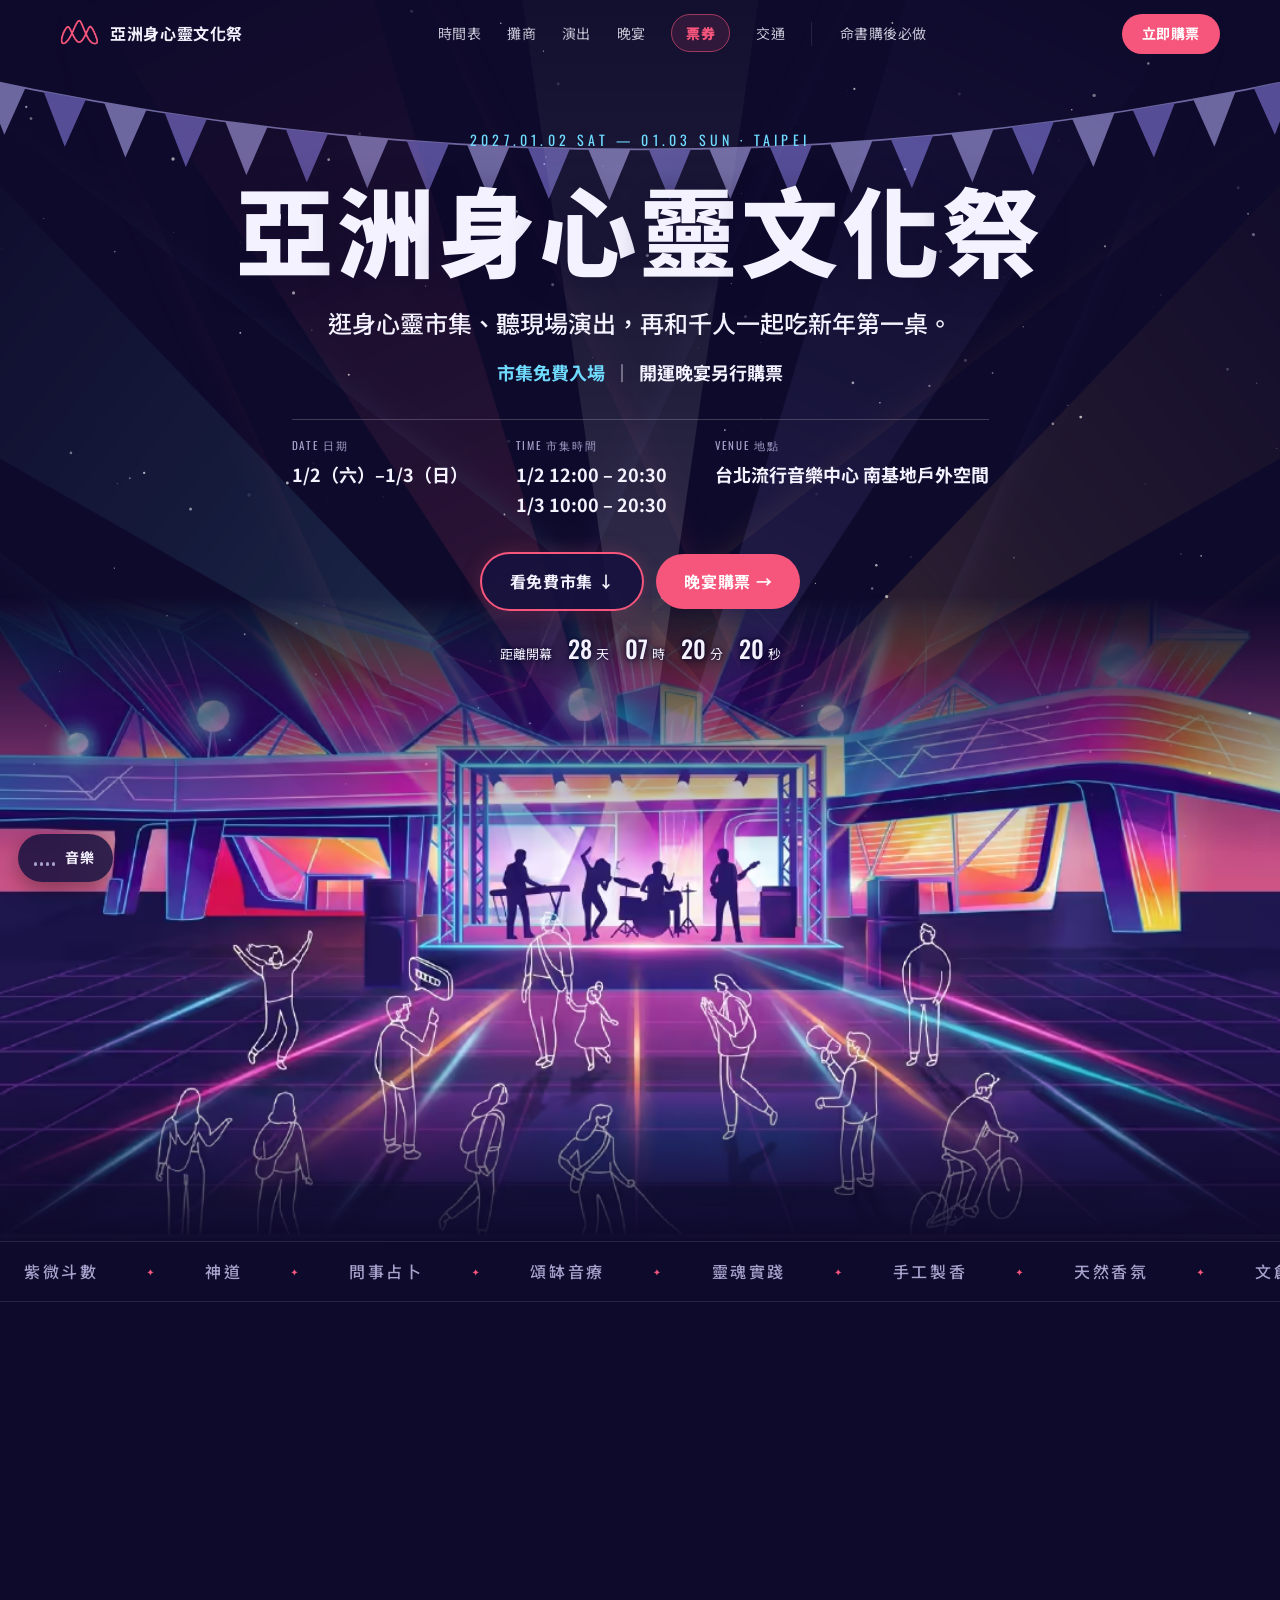
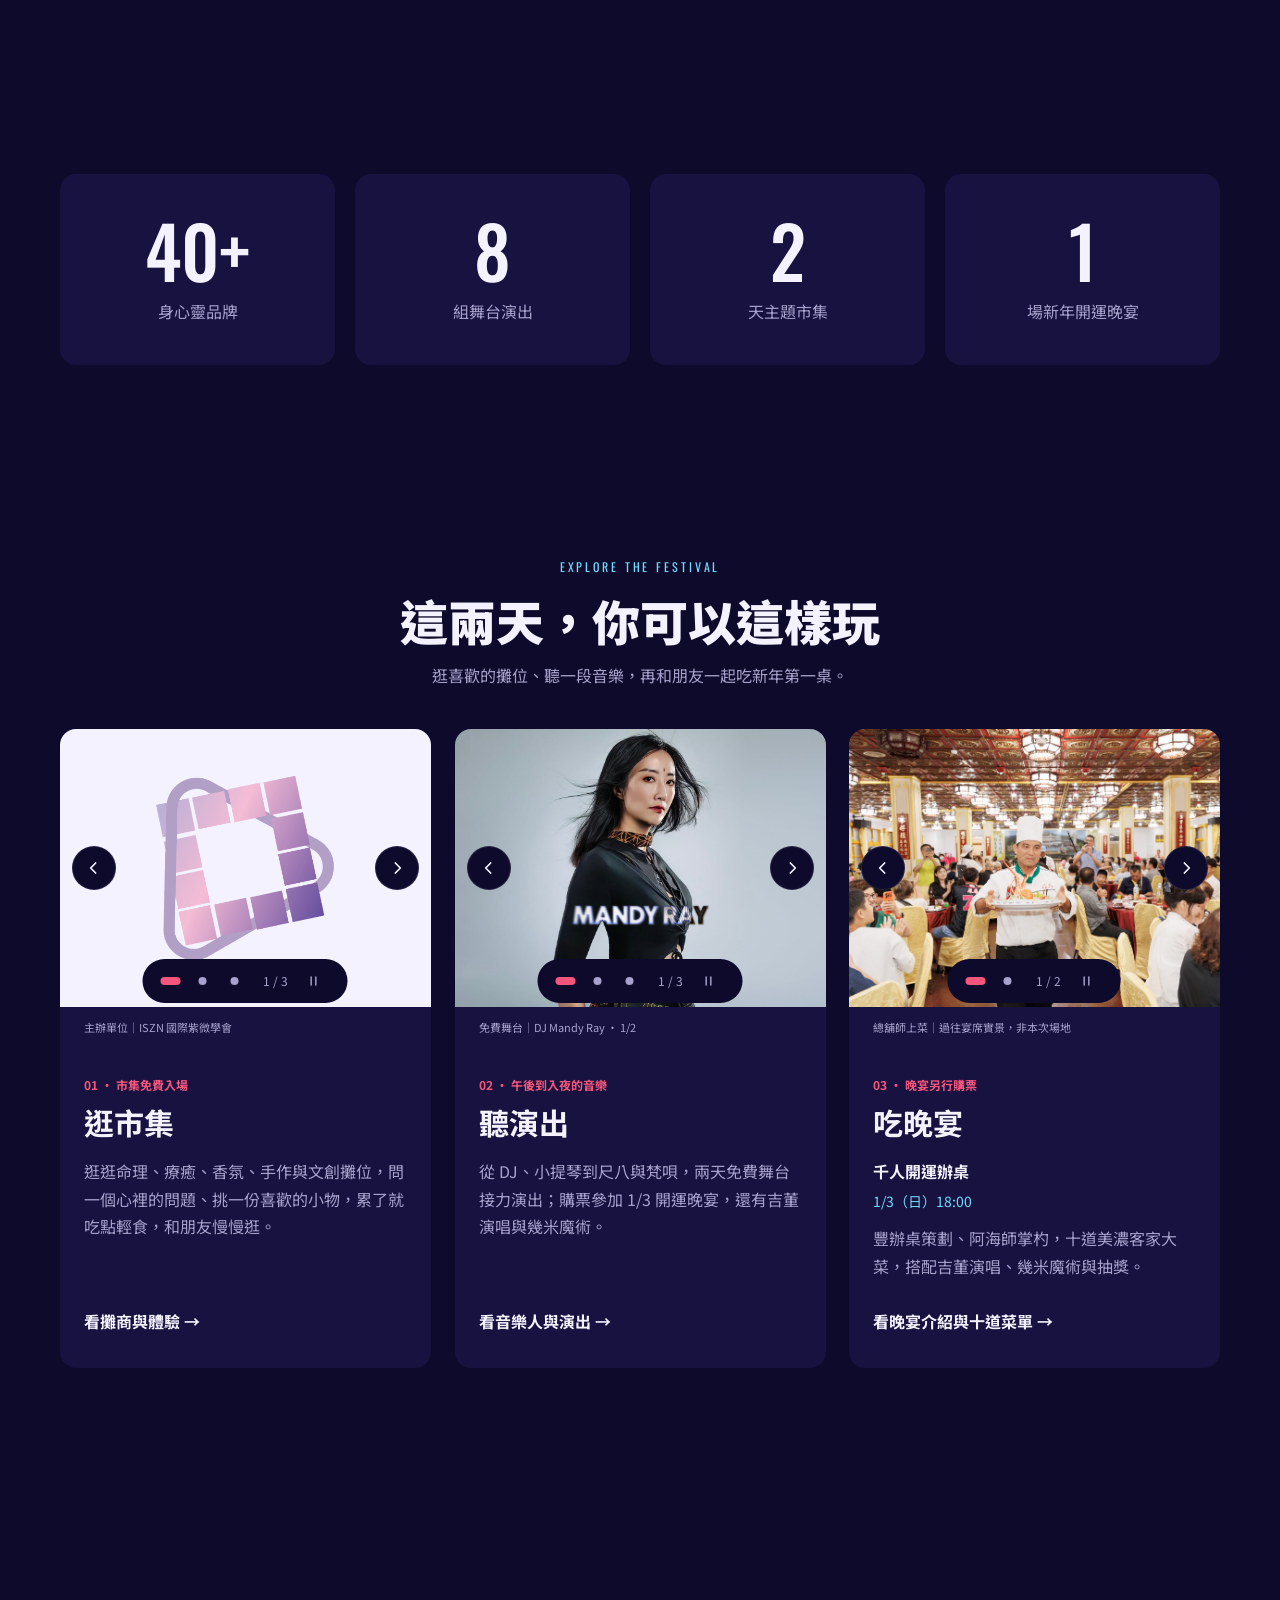
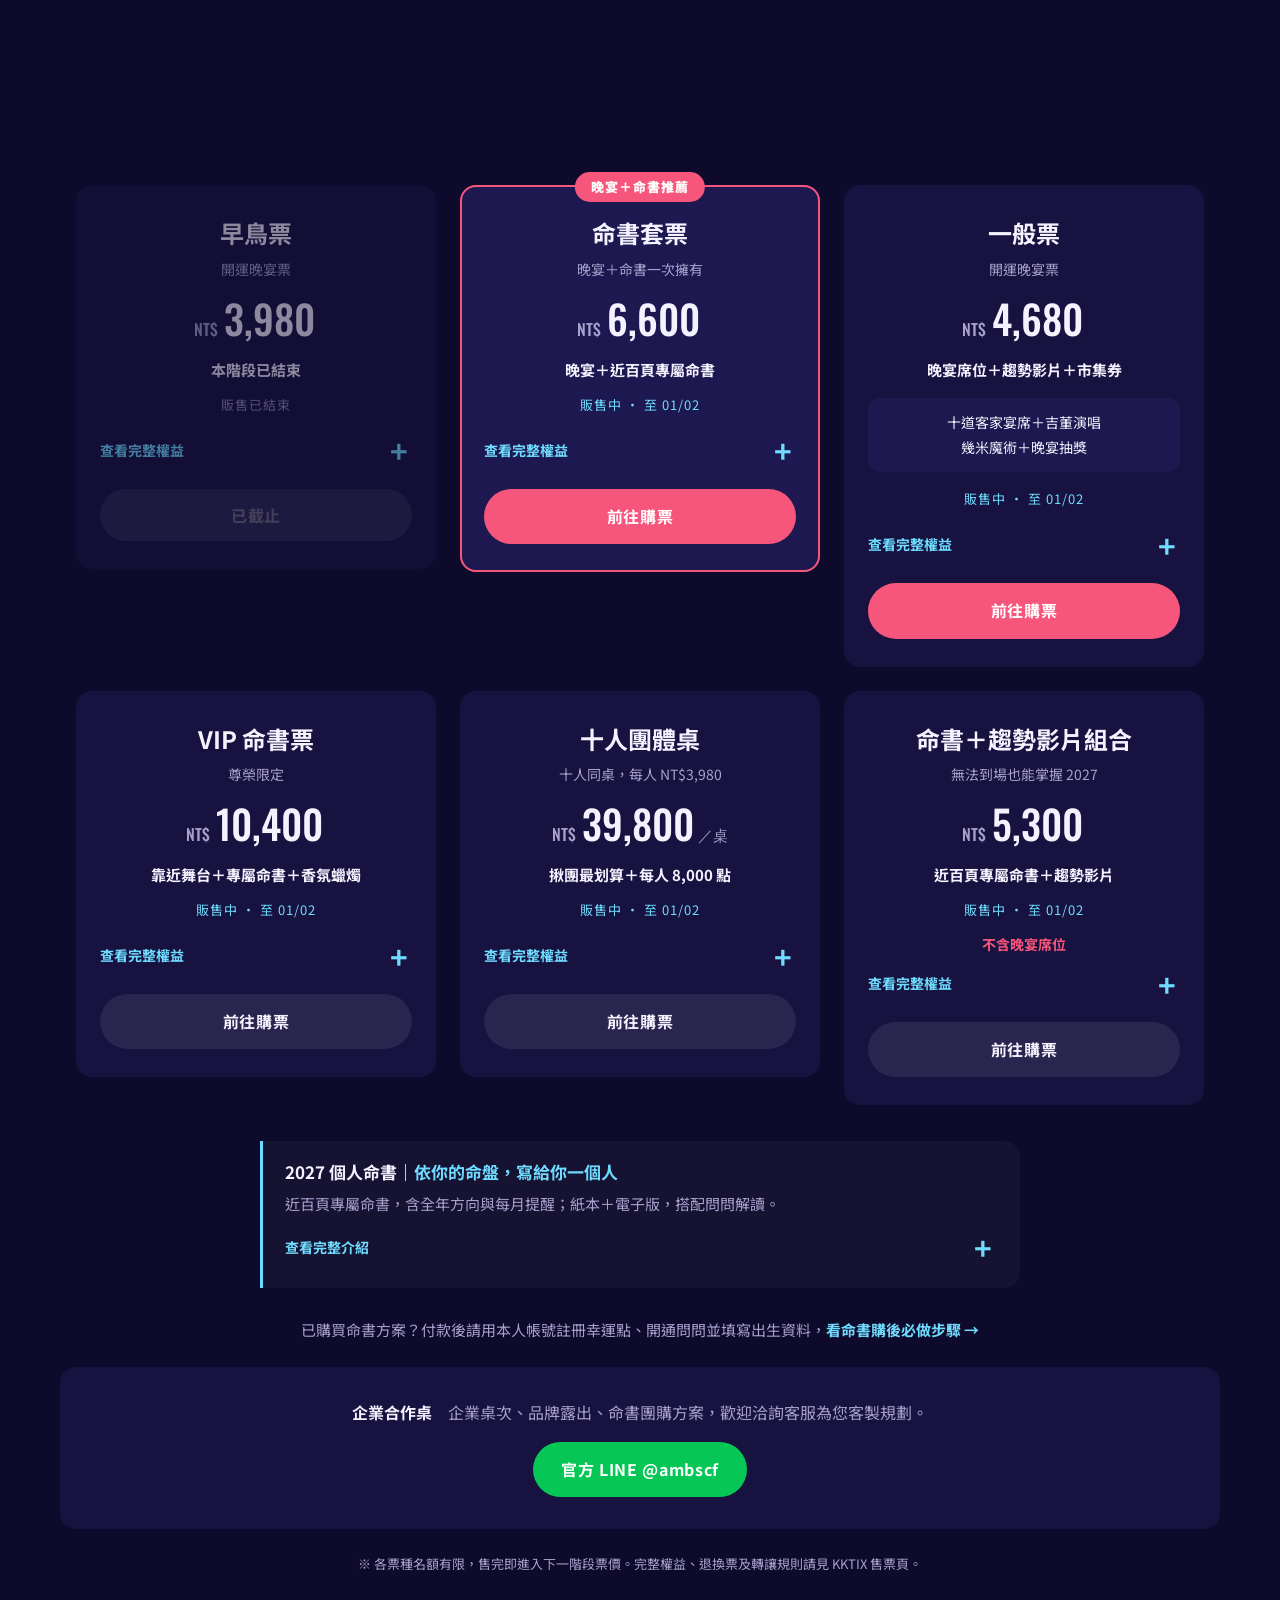
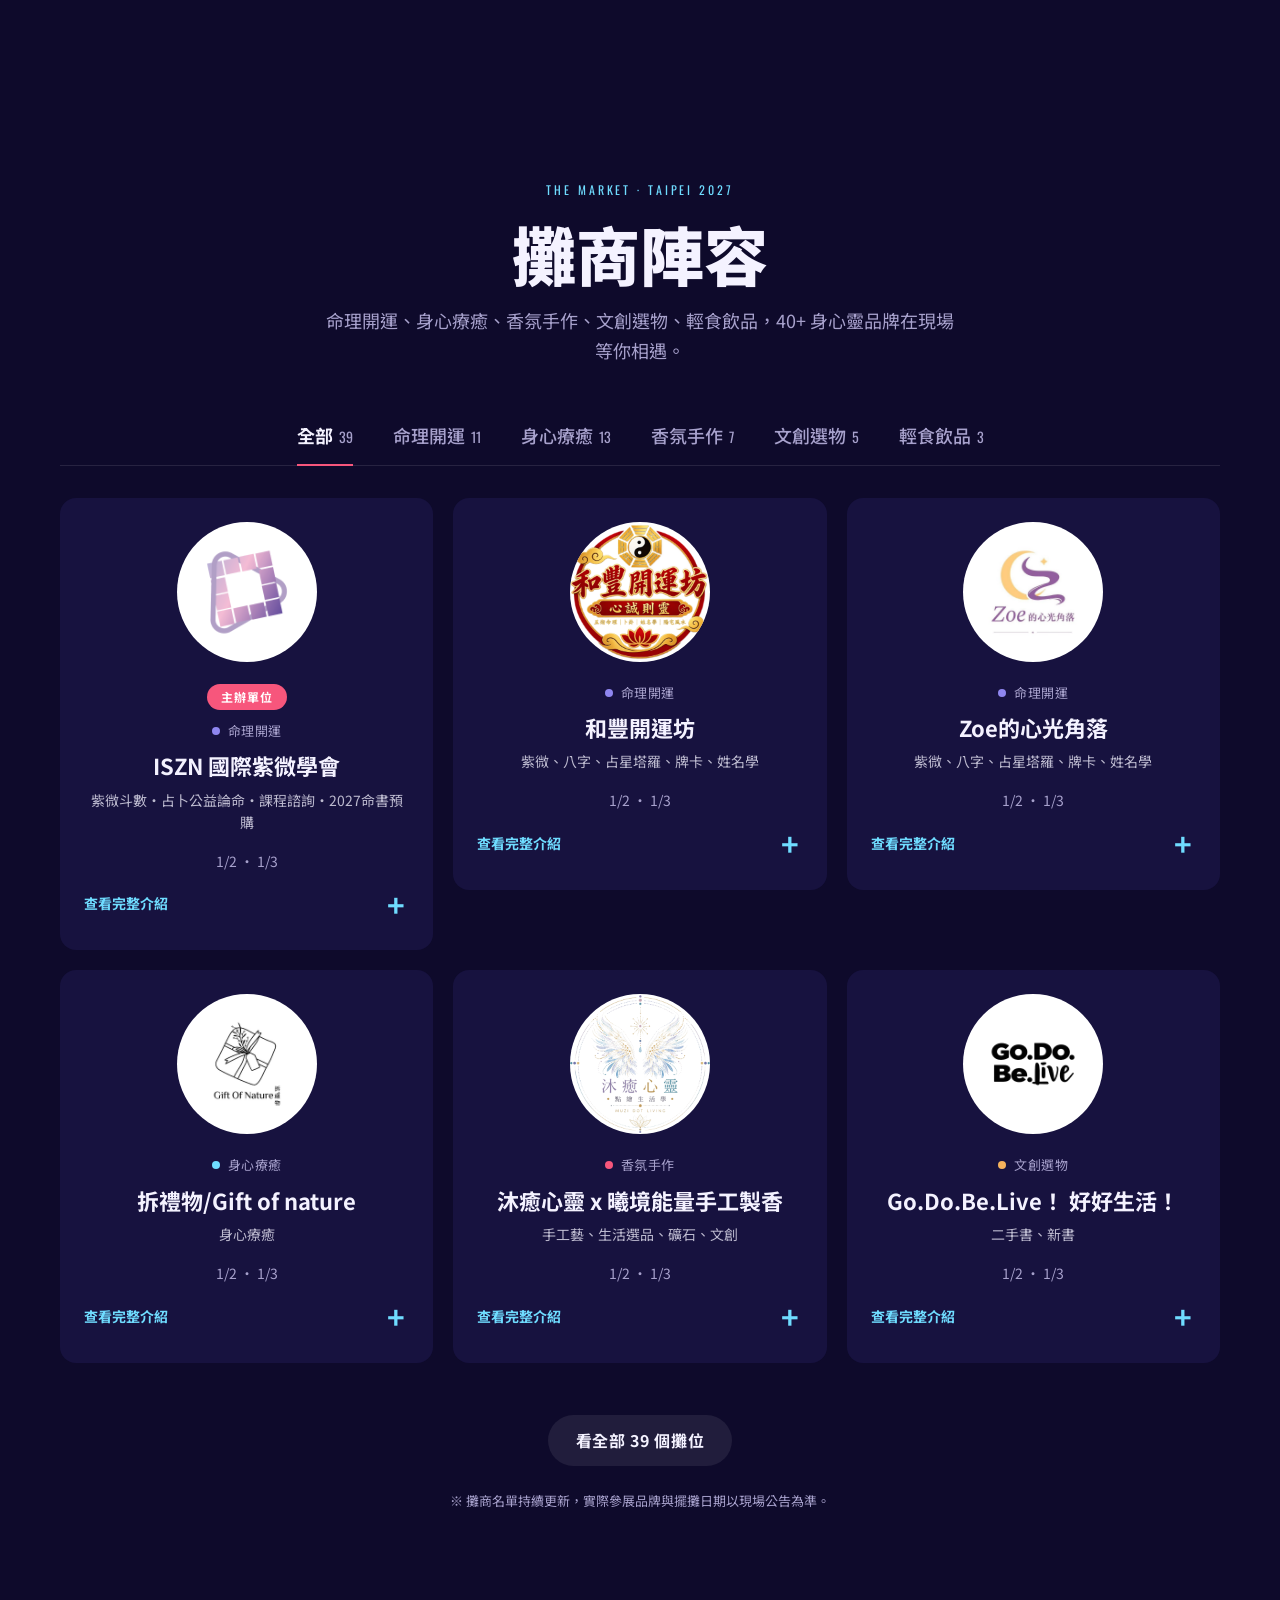
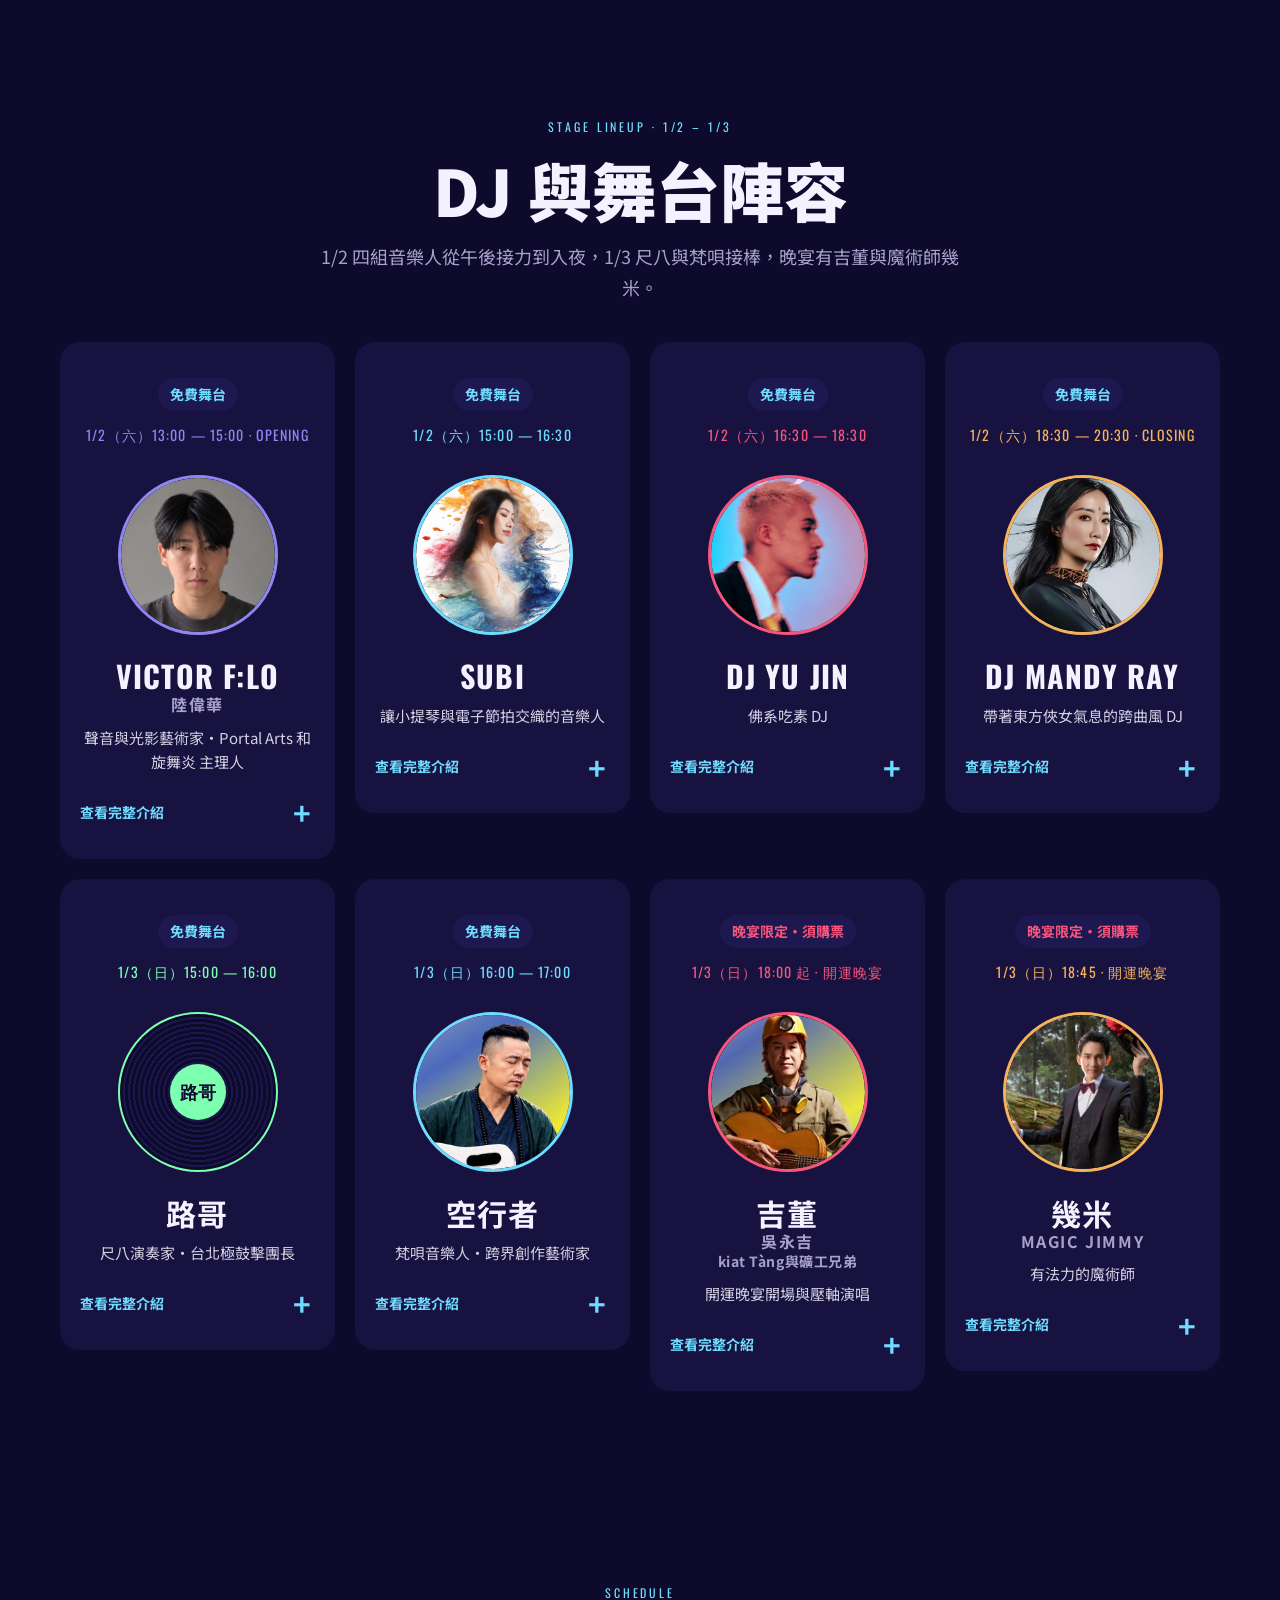
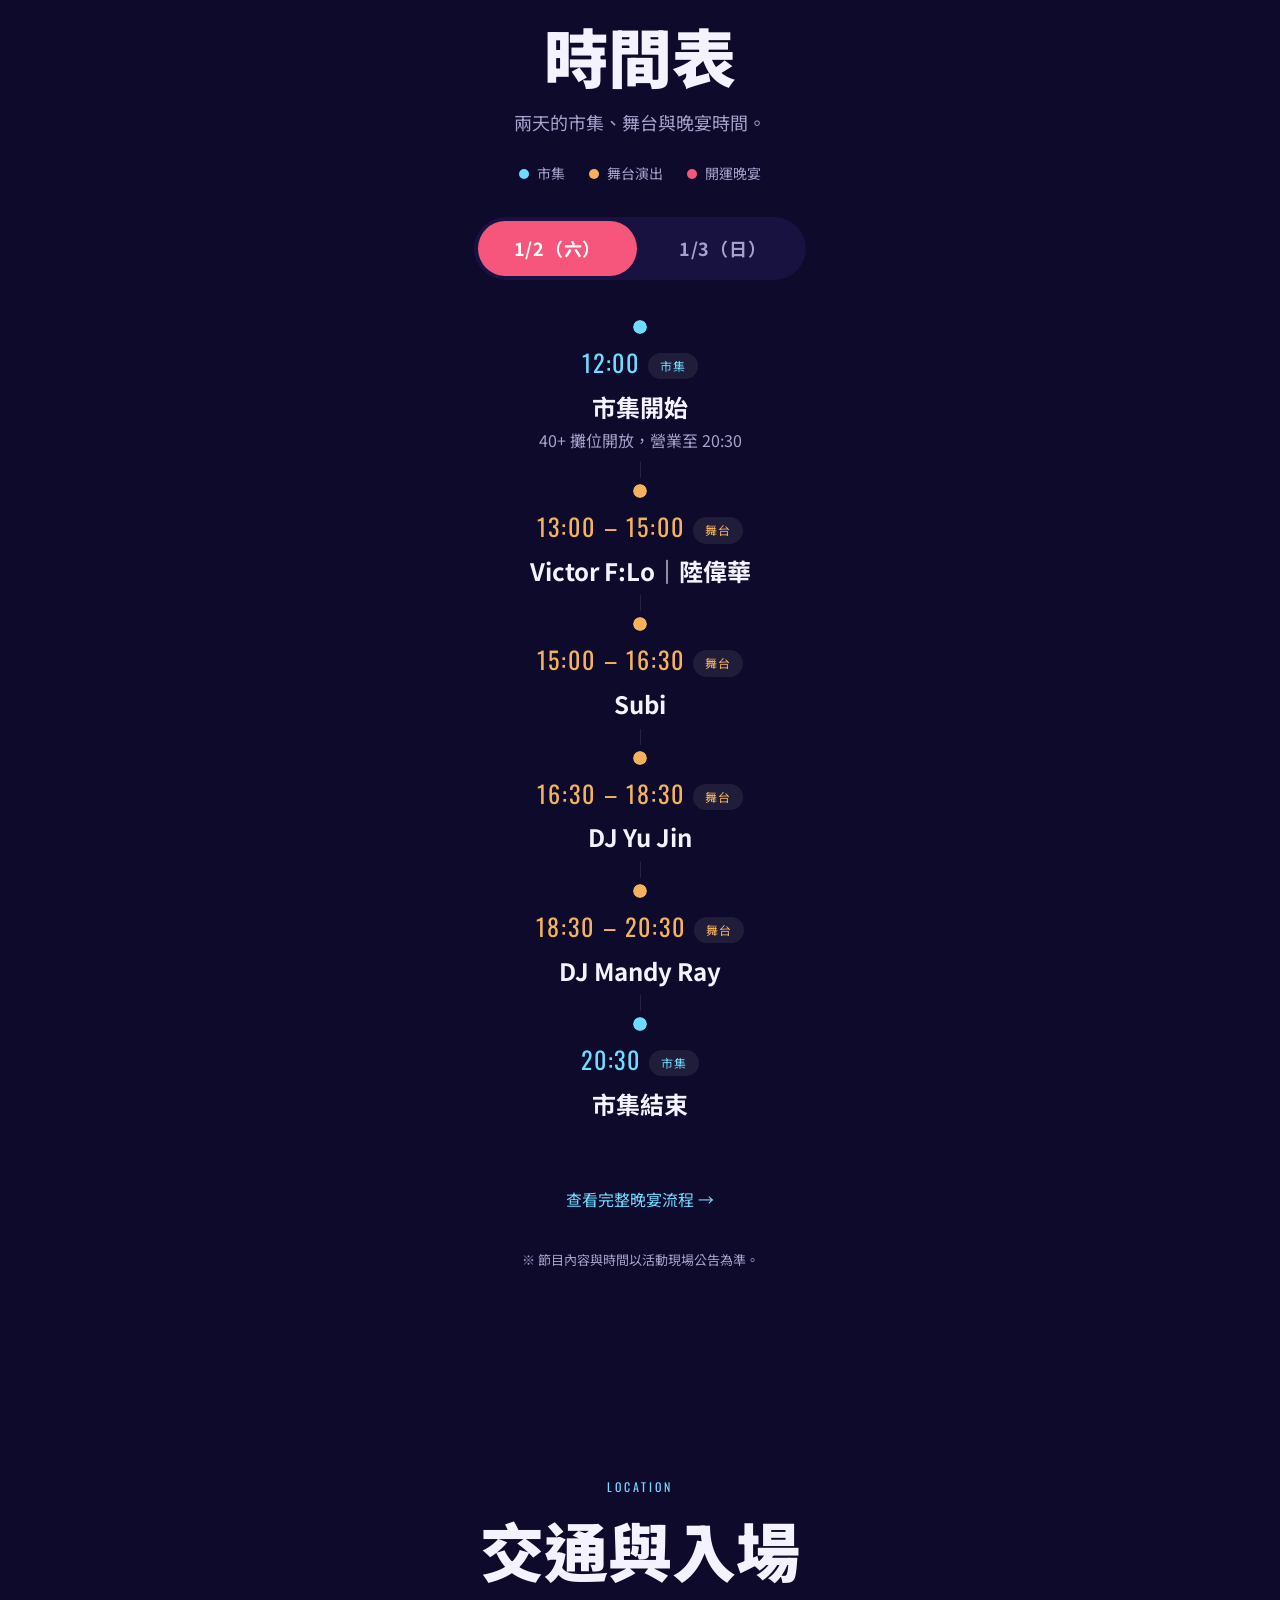
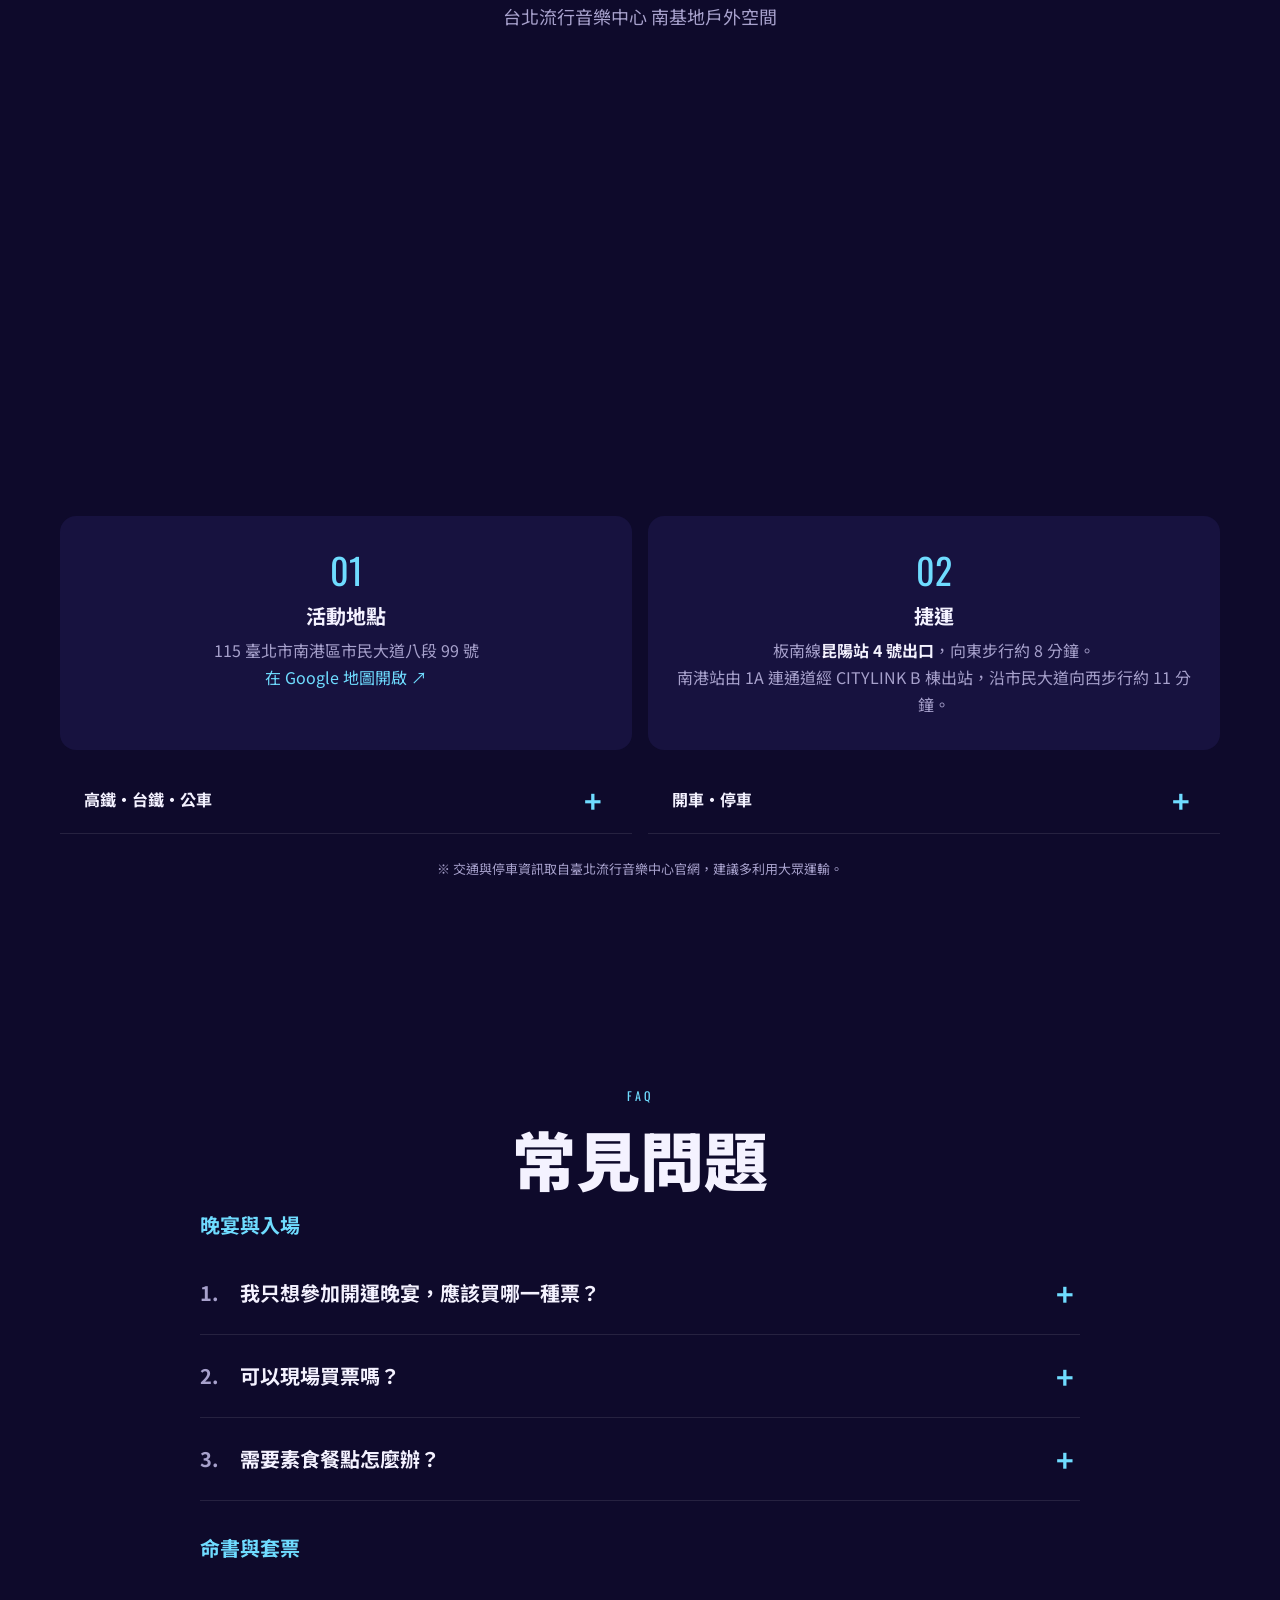
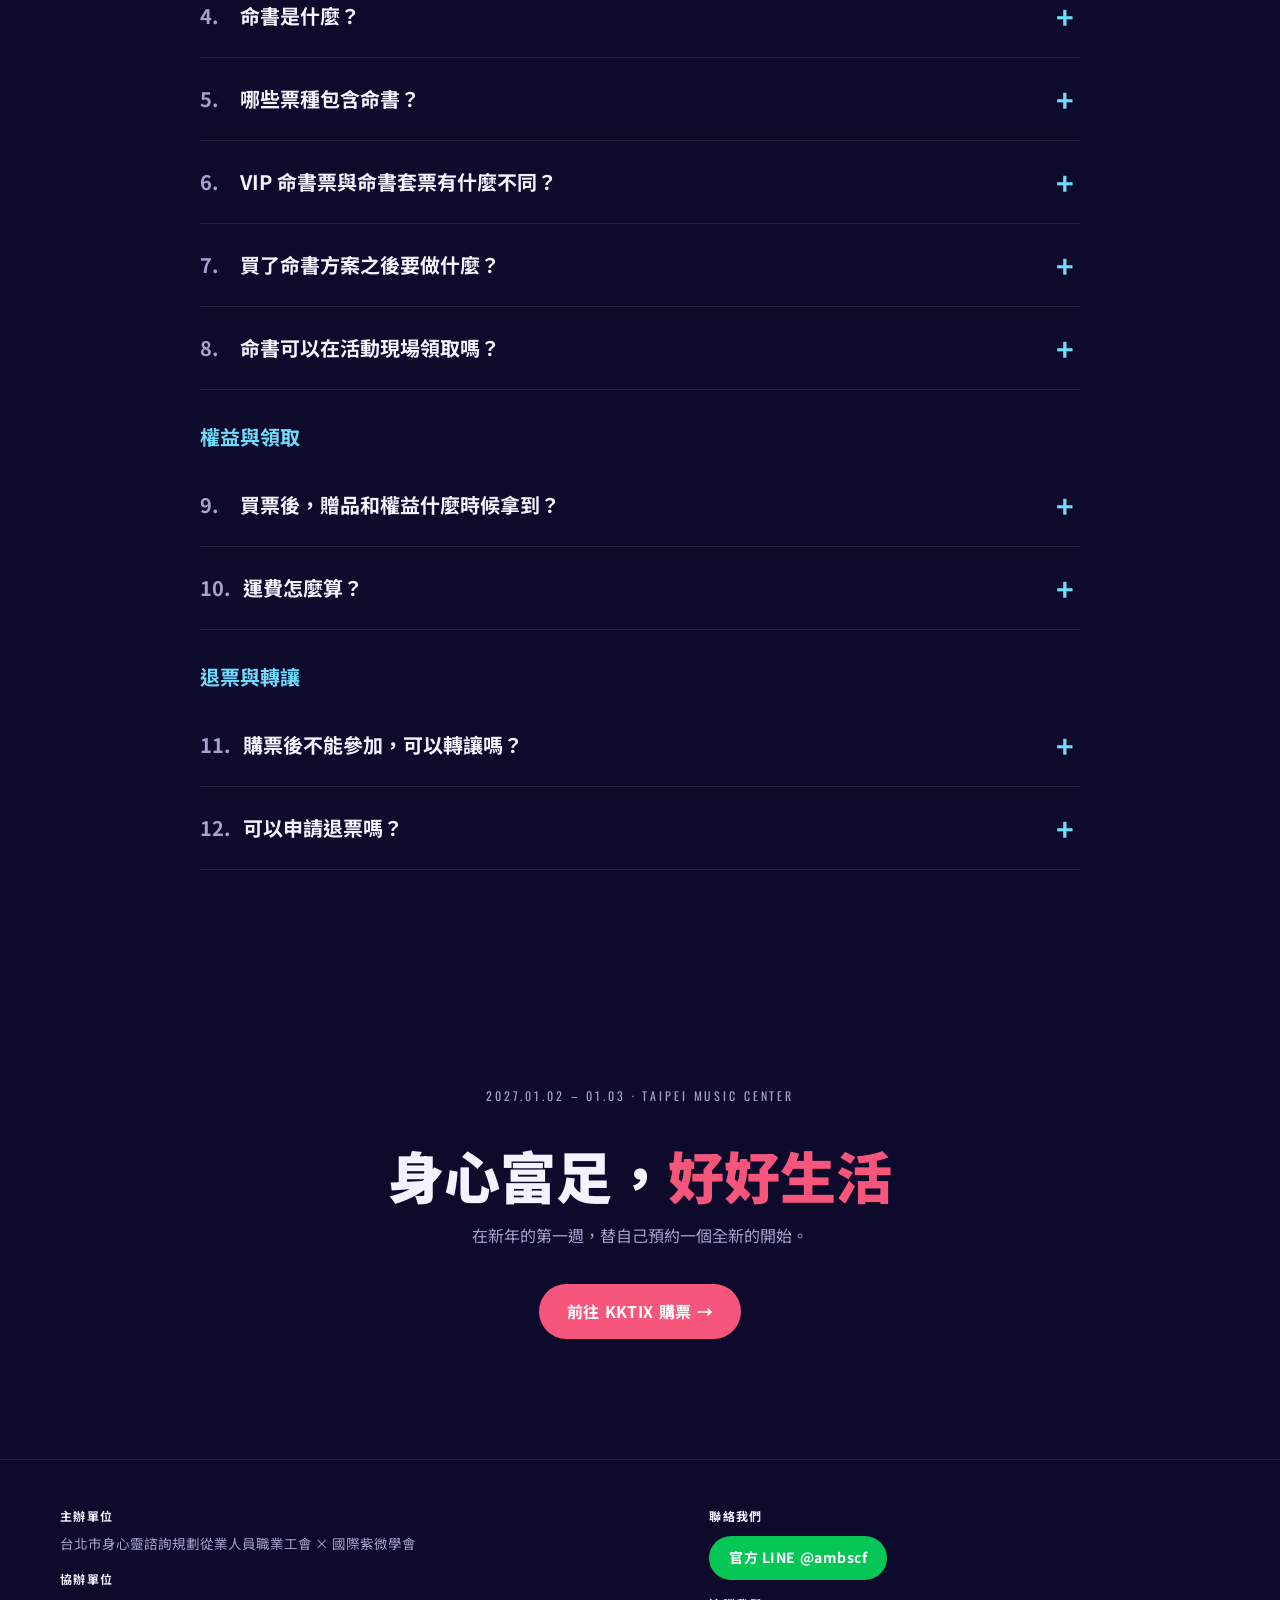
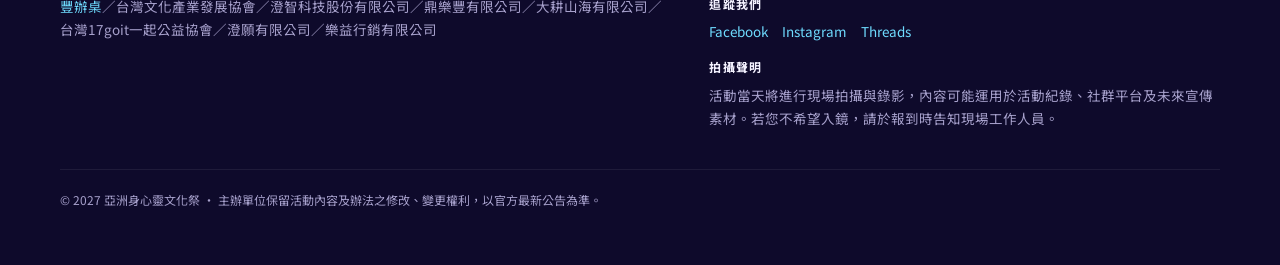
<file: index.html>
<!doctype html>
<html lang="zh-Hant">
<head>
<script>document.documentElement.classList.add("js")</script>
<style>.js .seo-fallback{display:none}</style>
<meta name="robots" content="index,follow">
<meta charset="utf-8">
<meta name="viewport" content="width=device-width, initial-scale=1">
<title>2027 亞洲身心靈文化祭｜市集 × 千人開運辦桌</title>
<meta name="description" content="2027 亞洲身心靈文化祭：2027/1/2（六）–1/3（日）台北流行音樂中心南基地，命理、療癒、香氛手作市集與 DJ 舞台免費入場；1/3 晚上千人開運辦桌需購票。">
<link rel="icon" href="assets/logo-mark.png">
<link rel="preconnect" href="https://fonts.googleapis.com">
<link rel="preconnect" href="https://fonts.gstatic.com" crossorigin>
<link rel="preload" as="image" href="assets/poster-dark.avif" type="image/avif" fetchpriority="high">
<link rel="stylesheet" href="https://fonts.googleapis.com/css2?family=Noto+Sans+TC:wght@400;700&family=Playfair+Display:ital,wght@1,500&family=Oswald:wght@500;700&display=swap" media="print" onload="this.media='all'">
<noscript><link rel="stylesheet" href="https://fonts.googleapis.com/css2?family=Noto+Sans+TC:wght@400;700&family=Playfair+Display:ital,wght@1,500&family=Oswald:wght@500;700&display=swap"></noscript>
<style>
:root{
  --bg:#0d0a2a; --bg2:#151040; --panel:rgba(255,255,255,.055); --line:rgba(255,255,255,.14);
  --ink:#f5f3ff; --mute:#b9b3dd; --pink:#ff4f8b; --cyan:#35e0ff; --violet:#8b5cff; --amber:#ffb347;
  --grad:linear-gradient(100deg,var(--cyan),var(--violet) 45%,var(--pink) 75%,var(--amber));
  --r:20px; --w:1160px;
}
*{box-sizing:border-box}
html{scroll-behavior:smooth;scroll-padding-top:76px}
body{margin:0;background:var(--bg);color:var(--ink);font-family:"Noto Sans TC",system-ui,sans-serif;line-height:1.75;-webkit-font-smoothing:antialiased;overflow-x:hidden}
img{max-width:100%;height:auto;display:block}
a{color:inherit;text-decoration:none}
.wrap{width:min(var(--w),100% - 40px);margin-inline:auto}
section{padding:96px 0;position:relative}
.eyebrow{font-family:Oswald,sans-serif;letter-spacing:.28em;font-size:13px;color:var(--cyan);text-transform:uppercase;margin:0 0 10px}
h2{font-size:clamp(28px,4.4vw,46px);font-weight:900;line-height:1.25;margin:0 0 16px;letter-spacing:.04em}
.lead{color:var(--mute);max-width:640px;margin:0 0 44px}
.grad-text{background:var(--grad);-webkit-background-clip:text;background-clip:text;color:transparent}

/* 按鈕 */
.btn{display:inline-flex;align-items:center;gap:10px;padding:14px 30px;border-radius:999px;font-weight:700;letter-spacing:.08em;position:relative;transition:transform .25s,box-shadow .25s;cursor:pointer;border:0;font-family:inherit;font-size:16px}
.btn-main{background:var(--grad);background-size:200% 100%;color:#120a33;box-shadow:0 8px 34px rgba(255,79,139,.4);animation:sheen 5s linear infinite}
.btn-main:hover{transform:translateY(-3px) scale(1.03);box-shadow:0 14px 44px rgba(53,224,255,.5)}
.btn-ghost{border:1px solid var(--line);color:var(--ink);background:rgba(255,255,255,.04)}
.btn-ghost:hover{border-color:var(--cyan);transform:translateY(-3px)}
@keyframes sheen{to{background-position:200% 0}}

/* 導覽列 */
.nav{position:fixed;inset:0 0 auto 0;z-index:50;transition:background .3s,backdrop-filter .3s,border-color .3s;border-bottom:1px solid transparent}
.nav.on{background:rgba(13,10,42,.78);backdrop-filter:blur(14px);border-color:var(--line)}
.nav .wrap{display:flex;align-items:center;justify-content:space-between;height:68px}
.brand{display:flex;align-items:center;gap:10px;font-weight:900;letter-spacing:.1em;font-size:15px}
.brand img{width:40px;height:40px;object-fit:contain;transform:scale(1.9)}
.nav ul{display:flex;gap:30px;list-style:none;margin:0;padding:0;font-size:14px;letter-spacing:.12em}
.nav ul a{opacity:.8;position:relative;padding:6px 0}
.nav ul a::after{content:"";position:absolute;left:0;bottom:0;height:2px;width:0;background:var(--grad);transition:width .3s}
.nav ul a:hover{opacity:1}.nav ul a:hover::after{width:100%}
.nav .btn{padding:9px 20px;font-size:14px}
@media(max-width:860px){.nav ul{display:none}}

/* 主視覺 */
.hero{min-height:100svh;padding:92px 0 60px;display:flex;align-items:center;overflow:hidden;background:radial-gradient(120% 80% at 50% 0%,#2a1670 0%,var(--bg) 62%)}
#stars{position:absolute;inset:0;width:100%;height:100%;pointer-events:none}
.orb{position:absolute;border-radius:50%;filter:blur(70px);opacity:.55;animation:drift 16s ease-in-out infinite alternate;pointer-events:none}
.orb.a{width:420px;height:420px;background:var(--pink);top:-90px;left:-110px}
.orb.b{width:480px;height:480px;background:var(--cyan);top:22%;right:-170px;animation-duration:20s;animation-delay:-6s;opacity:.38}
.orb.c{width:340px;height:340px;background:var(--violet);bottom:6%;left:32%;animation-duration:24s;animation-delay:-11s}
@keyframes drift{to{transform:translate(70px,50px) scale(1.2)}}
.grid-floor{position:absolute;left:-50%;right:-50%;bottom:0;height:46%;perspective:420px;pointer-events:none;-webkit-mask-image:linear-gradient(transparent,#000 55%);mask-image:linear-gradient(transparent,#000 55%)}
.grid-floor i{position:absolute;inset:0;transform:rotateX(64deg);transform-origin:50% 0;background-image:linear-gradient(rgba(53,224,255,.5) 1px,transparent 1px),linear-gradient(90deg,rgba(255,79,139,.5) 1px,transparent 1px);background-size:64px 64px;animation:floor 2.6s linear infinite;height:220%}
@keyframes floor{to{background-position:0 64px,0 0}}
.hero .wrap{position:relative;display:grid;grid-template-columns:1.15fr .85fr;gap:56px;align-items:center}
.hero h1{margin:0;font-weight:900;font-size:clamp(38px,5.6vw,72px);line-height:1.1;letter-spacing:.03em}
.hero h1 span{display:inline-block;opacity:0;transform:translateY(60px) rotate(6deg);animation:pop .8s cubic-bezier(.2,.9,.25,1.2) forwards}
@keyframes pop{to{opacity:1;transform:none}}
.hero .year{font-family:Oswald,sans-serif;font-size:clamp(18px,2.4vw,26px);letter-spacing:.4em;color:var(--cyan);margin:0 0 8px}
.hero .slogan{font-size:clamp(18px,2.4vw,26px);letter-spacing:.42em;margin:12px 0 2px;font-weight:500}
.hero .en{font-family:"Playfair Display",serif;font-style:italic;font-size:clamp(17px,2.2vw,26px);color:var(--mute);margin:0 0 20px}
.hero .tagline{margin:-8px 0 20px;color:var(--ink);opacity:.9;font-size:15.5px;letter-spacing:.12em}
.fade-up{opacity:0;transform:translateY(24px);animation:pop .9s ease forwards}
.facts{display:flex;flex-wrap:wrap;gap:10px;margin:0 0 18px}
.fact{border:1px solid var(--line);background:var(--panel);backdrop-filter:blur(8px);border-radius:14px;padding:12px 18px;min-width:128px}
.fact small{display:block;font-family:Oswald,sans-serif;letter-spacing:.2em;font-size:11px;color:var(--cyan)}
.fact b{font-size:17px;letter-spacing:.04em}
.cta-row{display:flex;flex-wrap:wrap;gap:14px;align-items:center}
.poster{position:relative;justify-self:center;width:min(380px,100%,52svh);perspective:1000px}
.poster-in{border-radius:22px;overflow:hidden;box-shadow:0 30px 90px rgba(0,0,0,.6),0 0 0 1px rgba(255,255,255,.16);transition:transform .2s ease-out;animation:float 6s ease-in-out infinite;will-change:transform}
.poster::before{content:"";position:absolute;inset:-14px;border-radius:32px;background:var(--grad);filter:blur(34px);opacity:.55;animation:pulse 4s ease-in-out infinite alternate;z-index:-1}
@keyframes float{50%{translate:0 -14px}}
@keyframes pulse{to{opacity:.9;transform:scale(1.04)}}
.scroll-hint{position:absolute;left:50%;bottom:22px;translate:-50% 0;font-family:Oswald,sans-serif;font-size:11px;letter-spacing:.3em;color:var(--mute);display:flex;flex-direction:column;align-items:center;gap:8px}
.scroll-hint::after{content:"";width:1px;height:34px;background:linear-gradient(var(--cyan),transparent);animation:drop 1.8s ease-in-out infinite}
@keyframes drop{0%{transform:scaleY(0);transform-origin:top}50%{transform:scaleY(1);transform-origin:top}51%{transform-origin:bottom}100%{transform:scaleY(0);transform-origin:bottom}}
@media(max-width:900px){.hero .wrap{grid-template-columns:1fr;gap:44px}.poster{width:min(330px,82%)}.scroll-hint{display:none}}

/* 倒數 */
.count{display:flex;gap:10px;margin:0 0 22px}
.count div{width:74px;padding:10px 0;text-align:center;border-radius:14px;background:rgba(0,0,0,.34);border:1px solid var(--line)}
.count b{display:block;font-family:Oswald,sans-serif;font-size:30px;line-height:1.1;font-variant-numeric:tabular-nums}
.count small{font-size:11px;color:var(--mute);letter-spacing:.2em}
.count b.tick{animation:tick .45s ease}
@keyframes tick{0%{transform:translateY(-8px);opacity:.3}100%{transform:none;opacity:1}}

/* 跑馬燈 */
.marquee{overflow:hidden;border-block:1px solid var(--line);background:rgba(255,255,255,.03);padding:18px 0}
.marquee-track{display:flex;width:max-content;animation:slide 32s linear infinite}
.marquee:hover .marquee-track{animation-play-state:paused}
.marquee span{font-size:20px;font-weight:700;letter-spacing:.3em;padding:0 26px;white-space:nowrap}
.marquee span::after{content:"✦";margin-left:52px;color:var(--pink)}
@keyframes slide{to{transform:translateX(-50%)}}

/* 捲動說故事場景 */
.story{height:340vh;padding:0;position:relative}
.story-pin{position:sticky;top:0;height:100vh;height:100svh;overflow:hidden;background:#0d0a2a}
.story-img{position:absolute;left:0;top:0;max-width:none;transform-origin:0 0;will-change:transform}
.story-shade{position:absolute;inset:0;background:linear-gradient(180deg,var(--bg) 0%,rgba(13,10,42,.55) 22%,transparent 45%,transparent 60%,rgba(13,10,42,.75) 86%,var(--bg) 100%),radial-gradient(120% 90% at 50% 50%,transparent 45%,rgba(13,10,42,.75))}
.beam{position:absolute;top:-10%;left:50%;width:140vmax;height:140vmax;translate:-50% 0;transform-origin:50% 0;background:conic-gradient(from 180deg at 50% 0,transparent 0 172deg,var(--bc) 180deg,transparent 188deg 360deg);mix-blend-mode:screen;opacity:var(--bo,0);filter:blur(6px);animation:sweep 5s ease-in-out infinite alternate;pointer-events:none}
.beam.b1{--bc:rgba(53,224,255,.75)}
.beam.b2{--bc:rgba(255,79,139,.7);animation-duration:6.5s;animation-delay:-2s;animation-direction:alternate-reverse}
.beam.b3{--bc:rgba(255,179,71,.6);animation-duration:8s;animation-delay:-4s}
@keyframes sweep{from{rotate:-34deg}to{rotate:34deg}}
.story-big{position:absolute;left:0;top:50%;translate:0 -50%;white-space:nowrap;font-family:Oswald,sans-serif;font-weight:700;font-size:clamp(90px,19vw,260px);line-height:1;color:transparent;-webkit-text-stroke:1.5px rgba(255,255,255,.3);will-change:transform;pointer-events:none}
.story-caps{position:absolute;inset:auto 0 12% 0;width:min(var(--w),100% - 40px);margin-inline:auto;height:230px}
.cap{position:absolute;left:0;bottom:0;max-width:560px;opacity:0;transform:translateY(40px);transition:opacity .5s,transform .6s cubic-bezier(.2,.8,.2,1)}
.cap.on{opacity:1;transform:none}
.cap span{font-family:Oswald,sans-serif;letter-spacing:.3em;font-size:13px;color:var(--cyan)}
.cap h3{font-size:clamp(30px,5vw,58px);line-height:1.2;margin:8px 0 10px;font-weight:900;letter-spacing:.04em;text-shadow:0 4px 30px rgba(0,0,0,.6)}
.cap p{margin:0;color:var(--ink);opacity:.85;text-shadow:0 2px 14px rgba(0,0,0,.7)}
.story-dots{position:absolute;right:26px;top:50%;translate:0 -50%;display:grid;gap:12px}
.story-dots i{width:8px;height:8px;border-radius:50%;background:rgba(255,255,255,.3);transition:.4s}
.story-dots i.on{background:var(--cyan);box-shadow:0 0 14px var(--cyan);scale:1.6}
@media(prefers-reduced-motion:reduce){.story{height:auto}.story-pin{position:relative}.cap{position:relative;opacity:1;transform:none;margin-bottom:24px}.story-caps{position:relative;height:auto;inset:auto;padding:60vh 0 40px}.story-big,.beam{display:none}}

/* 進場動畫 */
.rv{opacity:0;transform:translateY(46px);transition:opacity .8s ease,transform .8s cubic-bezier(.2,.8,.2,1);transition-delay:var(--d,0s)}
.rv.in{opacity:1;transform:none}

/* 關於 */
.about-grid{display:grid;grid-template-columns:1fr 1fr;gap:56px;align-items:center}
.about p{color:var(--mute);margin:0 0 14px}
.about strong{color:var(--ink)}
.stats{display:grid;grid-template-columns:1fr 1fr;gap:16px}
.stat{border:1px solid var(--line);border-radius:var(--r);padding:26px 22px;background:var(--panel);position:relative;overflow:hidden}
.stat::after{content:"";position:absolute;inset:auto -30% -70% -30%;height:100%;background:var(--grad);filter:blur(50px);opacity:.22}
.stat b{font-family:Oswald,sans-serif;font-size:clamp(40px,6vw,60px);line-height:1;display:block}
.stat span{color:var(--mute);font-size:14px;letter-spacing:.1em}
@media(max-width:860px){.about-grid{grid-template-columns:1fr;gap:36px}}

/* 亮點 */
.cards{display:grid;grid-template-columns:repeat(auto-fit,minmax(250px,1fr));gap:20px}
.card{border:1px solid var(--line);border-radius:var(--r);padding:30px 26px;background:var(--panel);position:relative;overflow:hidden;transition:transform .35s,border-color .35s}
.card::before{content:"";position:absolute;width:220px;height:220px;border-radius:50%;background:radial-gradient(var(--c,var(--cyan)),transparent 70%);opacity:0;left:var(--mx,50%);top:var(--my,50%);translate:-50% -50%;transition:opacity .35s;pointer-events:none}
.card:hover{transform:translateY(-8px);border-color:var(--c,var(--cyan))}
.card:hover::before{opacity:.28}
.card .no{font-family:Oswald,sans-serif;font-size:13px;letter-spacing:.24em;color:var(--c,var(--cyan))}
.card h3{font-size:22px;margin:8px 0 10px;letter-spacing:.06em}
.card p{margin:0;color:var(--mute);font-size:15px}
.card a.more{display:inline-block;margin-top:14px;color:var(--c);font-weight:700;font-size:14px;letter-spacing:.08em}

/* 攤商 */
.chips{display:flex;flex-wrap:wrap;gap:10px;margin-bottom:30px}
.chip{border:1px solid var(--line);background:rgba(255,255,255,.04);color:var(--mute);font:inherit;font-weight:700;font-size:14px;letter-spacing:.1em;padding:9px 20px;border-radius:999px;cursor:pointer;transition:.3s}
.chip:hover{border-color:var(--cyan);color:var(--ink)}
.chip[aria-pressed=true]{background:var(--grad);color:#120a33;border-color:transparent}
.vgrid{display:grid;grid-template-columns:repeat(auto-fill,minmax(260px,1fr));gap:18px}
.vd{border:1px solid var(--line);border-radius:var(--r);background:var(--panel);overflow:hidden;transition:transform .35s,border-color .35s,box-shadow .35s;animation:vin .5s ease both;animation-delay:calc(var(--i)*45ms)}
@keyframes vin{from{opacity:0;transform:translateY(26px) scale(.96)}}
.vd:hover{transform:translateY(-8px);border-color:var(--c);box-shadow:0 18px 50px rgba(0,0,0,.45)}
.vd{display:flex;flex-direction:column}
.vd .pic{aspect-ratio:4/3;position:relative;overflow:hidden}
.vd .pic img{position:absolute;inset:0;width:100%;height:100%;object-fit:cover;transition:transform .6s}
.vd:hover .pic img{transform:scale(1.08)}
.vd::after{content:"";position:absolute;inset:0;background:linear-gradient(115deg,transparent 40%,rgba(255,255,255,.12) 50%,transparent 60%);translate:-100% 0;transition:translate .8s;pointer-events:none}
.vd{position:relative}.vd:hover::after{translate:100% 0}
.vd .body{padding:20px 20px 16px;display:flex;flex-direction:column;flex:1}
.vd .top{display:flex;gap:12px;align-items:center;margin-bottom:10px}
.vd .top i{flex:none;width:46px;height:46px;border-radius:14px;display:grid;place-items:center;font-style:normal;font-weight:900;font-size:20px;color:#120a33;background:var(--c);box-shadow:0 0 22px color-mix(in srgb,var(--c) 55%,transparent);transition:rotate .4s,scale .4s}
.vd:hover .top i{rotate:-8deg;scale:1.1}
.vd .cat{font-size:11px;letter-spacing:.2em;color:var(--c);font-weight:700}
.vd h3{margin:0;font-size:16.5px;letter-spacing:.03em;line-height:1.35}
.vd .tg{margin:0 0 8px;font-size:12.5px;color:var(--ink);opacity:.8;line-height:1.5}
.vd .ds{margin:0 0 14px;font-size:13.5px;color:var(--mute);line-height:1.65;display:-webkit-box;-webkit-line-clamp:4;-webkit-box-orient:vertical;overflow:hidden;flex:1}
.vd .ft{display:flex;justify-content:space-between;align-items:center;font-size:12.5px;border-top:1px dashed rgba(255,255,255,.1);padding-top:10px}
.vd .ft span{font-family:Oswald,sans-serif;letter-spacing:.12em;color:var(--mute)}
.vd .ft a{color:var(--c);font-weight:700}
.chip small{margin-left:8px;font-family:Oswald,sans-serif;opacity:.7}
.vmore{grid-column:1/-1;justify-self:center;margin-top:10px;border:1px solid var(--line);background:rgba(255,255,255,.04);color:var(--ink);font:inherit;font-weight:700;letter-spacing:.1em;padding:13px 30px;border-radius:999px;cursor:pointer;transition:.3s}
.vmore:hover{border-color:var(--cyan);transform:translateY(-3px)}
.vd.tbd{border-style:dashed}.vd.tbd .pic{font-size:15px;letter-spacing:.2em;color:var(--mute);aspect-ratio:16/10}

/* DJ */
.djsec{background:linear-gradient(180deg,transparent,rgba(255,79,139,.09) 40%,transparent);overflow:hidden}
.swipe{text-align:center;font-family:Oswald,sans-serif;letter-spacing:.4em;font-size:12px;color:var(--mute);margin:0 0 16px}
.djrow{display:flex;gap:22px;overflow-x:auto;scroll-snap-type:x mandatory;padding:10px max(20px,calc((100vw - var(--w))/2)) 30px;scrollbar-width:none;cursor:grab}
.djrow::-webkit-scrollbar{display:none}
.djrow.drag{cursor:grabbing;scroll-snap-type:none}
.dj{flex:0 0 min(340px,82vw);scroll-snap-align:center;border-radius:26px;border:1px solid var(--line);background:linear-gradient(160deg,rgba(255,255,255,.09),rgba(255,255,255,.02));padding:26px;position:relative;overflow:hidden;transition:transform .4s,border-color .4s;user-select:none}
.dj:hover{transform:translateY(-10px) rotate(-1deg);border-color:var(--c)}
.dj::before{content:"";position:absolute;width:280px;height:280px;border-radius:50%;background:var(--c);filter:blur(80px);opacity:.3;right:-110px;top:-110px;transition:opacity .4s}
.dj:hover::before{opacity:.55}
.dj .slot{font-family:Oswald,sans-serif;letter-spacing:.14em;font-size:14px;color:var(--c);position:relative}
.dj .disc{width:132px;height:132px;border-radius:50%;margin:20px 0 18px;position:relative;background:repeating-radial-gradient(circle,#0d0a2a 0 3px,#1b1550 3px 5px);border:2px solid var(--c);display:grid;place-items:center;animation:spin 9s linear infinite;box-shadow:0 0 34px color-mix(in srgb,var(--c) 55%,transparent);overflow:hidden}
.dj .disc img{position:absolute;inset:0;width:100%;height:100%;object-fit:cover;border-radius:50%}
.dj .disc.photo{animation:none}
.dj .disc span{width:44px;height:44px;border-radius:50%;background:var(--c);display:grid;place-items:center;font-family:Oswald,sans-serif;font-weight:700;color:#120a33;font-size:15px}
@keyframes spin{to{rotate:360deg}}
.dj h3{font-family:Oswald,"Noto Sans TC",sans-serif;font-size:34px;line-height:1.1;margin:0 0 4px;letter-spacing:.04em;text-transform:uppercase;position:relative}
.dj h3 small{font-family:"Noto Sans TC",sans-serif;font-size:15px;margin-left:10px;color:var(--mute);letter-spacing:.1em}
.dj .role{color:var(--mute);font-size:13.5px;margin:0 0 12px}
.dj .bio{font-size:14.5px;color:var(--mute);margin:0 0 16px;min-height:52px;padding-right:44px}
.dj .tags{display:flex;flex-wrap:wrap;gap:8px}
.dj .tags span{font-size:12px;letter-spacing:.1em;border:1px solid var(--line);border-radius:999px;padding:3px 12px}
.eq{position:absolute;right:26px;bottom:26px;display:flex;gap:4px;align-items:flex-end;height:30px}
.eq i{width:4px;background:var(--c);border-radius:2px;animation:eq 1s ease-in-out infinite alternate}
.eq i:nth-child(2){animation-delay:-.3s}.eq i:nth-child(3){animation-delay:-.6s}.eq i:nth-child(4){animation-delay:-.15s}
@keyframes eq{from{height:6px}to{height:30px}}
.legend{display:flex;flex-wrap:wrap;gap:18px;margin:-22px 0 30px;font-size:13px;color:var(--mute)}
.legend span::before{content:"";display:inline-block;width:10px;height:10px;border-radius:50%;background:var(--k);box-shadow:0 0 10px var(--k);margin-right:8px}

/* 節目表 */
.sched{background:linear-gradient(180deg,transparent,rgba(139,92,255,.1) 30%,transparent)}
.tabs{display:inline-flex;gap:6px;padding:6px;border:1px solid var(--line);border-radius:999px;margin-bottom:38px;background:rgba(0,0,0,.25)}
.tab{border:0;background:none;color:var(--mute);font:inherit;font-weight:700;padding:11px 26px;border-radius:999px;cursor:pointer;letter-spacing:.08em;transition:color .3s,background .3s}
.tab[aria-selected=true]{background:var(--grad);color:#120a33}
.day{display:none}.day.on{display:block}
.tl{position:relative;padding-left:30px;max-width:780px}
.tl::before{content:"";position:absolute;left:6px;top:8px;bottom:8px;width:2px;background:linear-gradient(var(--cyan),var(--violet),var(--pink))}
.ev{position:relative;padding:0 0 24px;opacity:0;transform:translateX(-22px)}
.day.on .ev{animation:evin .55s ease forwards;animation-delay:calc(var(--i)*70ms)}
@keyframes evin{to{opacity:1;transform:none}}
.ev::before{content:"";position:absolute;left:-30px;top:9px;width:14px;height:14px;border-radius:50%;background:var(--bg);border:2px solid var(--k,var(--cyan));box-shadow:0 0 14px var(--k,var(--cyan))}
.ev time{font-family:Oswald,sans-serif;font-size:18px;letter-spacing:.08em;color:var(--k,var(--cyan))}
.ev h4{margin:2px 0 0;font-size:19px;letter-spacing:.05em}
.ev p{margin:2px 0 0;color:var(--mute);font-size:14px}
.tag{display:inline-block;font-size:11px;letter-spacing:.16em;padding:2px 10px;border-radius:999px;border:1px solid var(--k,var(--cyan));color:var(--k,var(--cyan));margin-left:10px;vertical-align:2px}
.k-market{--k:var(--cyan)}.k-stage{--k:var(--amber)}.k-gala{--k:var(--pink)}
.note{color:var(--mute);font-size:13px;margin-top:10px}

/* 票券 */
.tix{display:grid;grid-template-columns:repeat(auto-fit,minmax(270px,1fr));gap:22px}
.tk{border:1px solid var(--line);border-radius:var(--r);padding:30px 26px 26px;background:var(--panel);display:flex;flex-direction:column;position:relative;transition:transform .35s,box-shadow .35s}
.tk:hover{transform:translateY(-8px);box-shadow:0 22px 60px rgba(0,0,0,.45)}
.tk.hot{border-color:transparent;background:linear-gradient(var(--bg2),var(--bg2)) padding-box,var(--grad) border-box;border:2px solid transparent;background-size:auto,300% 100%;animation:edge 6s linear infinite}
@keyframes edge{to{background-position:0 0,300% 0}}
.tk .badge{position:absolute;top:-13px;left:24px;background:var(--grad);color:#120a33;font-size:12px;font-weight:900;letter-spacing:.14em;padding:4px 14px;border-radius:999px}
.tk h3{margin:0;font-size:21px;letter-spacing:.06em}
.tk .sub{color:var(--mute);font-size:13px;margin:2px 0 14px}
.tk .price{font-family:Oswald,sans-serif;font-size:44px;line-height:1;margin-bottom:4px}
.tk .price small{font-size:16px;color:var(--mute);margin-right:6px}
.tk .price em{font-style:normal;font-size:15px;color:var(--mute);margin-left:4px}
.tk .state{font-size:12px;letter-spacing:.14em;margin:6px 0 16px;color:var(--cyan)}
.tk .state.off{color:#8d87ad}
.tk ul{list-style:none;padding:0;margin:0 0 22px;font-size:14.5px;color:var(--mute);flex:1}
.tk li{padding:5px 0 5px 24px;position:relative;border-bottom:1px dashed rgba(255,255,255,.08)}
.tk li::before{content:"✦";position:absolute;left:0;color:var(--pink)}
.tk li.no::before{content:"✕";color:#8d87ad}
.tk .btn{justify-content:center;padding:12px 20px;font-size:15px}
.tk.ended{opacity:.55}.tk.ended .btn{pointer-events:none;background:#3a345e;color:#aaa;box-shadow:none;animation:none}
.biz{margin-top:26px;border:1px dashed var(--line);border-radius:var(--r);padding:24px 28px;display:flex;flex-wrap:wrap;gap:16px;align-items:center;justify-content:space-between}
.biz p{margin:0;color:var(--mute)}.biz b{color:var(--ink)}

/* 交通 */
.loc{display:grid;grid-template-columns:1fr 1fr;gap:36px;align-items:stretch}
.loc iframe{width:100%;height:100%;min-height:340px;border:0;border-radius:var(--r);filter:saturate(.8) contrast(1.05)}
.steps{display:grid;gap:16px;align-content:start}
.step{display:flex;gap:16px;border:1px solid var(--line);border-radius:var(--r);padding:20px 22px;background:var(--panel)}
.step i{font-style:normal;font-family:Oswald,sans-serif;font-size:26px;color:var(--cyan);line-height:1.2}
.step h4{margin:0 0 2px;font-size:17px}.step p{margin:0;color:var(--mute);font-size:14.5px}
@media(max-width:860px){.loc{grid-template-columns:1fr}}

/* FAQ */
.faq{max-width:820px}
details{border-bottom:1px solid var(--line)}
summary{list-style:none;cursor:pointer;padding:20px 40px 20px 0;font-weight:700;font-size:17px;position:relative;letter-spacing:.03em}
summary::-webkit-details-marker{display:none}
summary::after{content:"+";position:absolute;right:6px;top:50%;translate:0 -50%;font-size:26px;color:var(--cyan);transition:rotate .3s}
details[open] summary::after{rotate:45deg}
details p{margin:0 0 20px;color:var(--mute);animation:pop .4s ease}

/* 結尾 */
.final{text-align:center;padding:120px 0;overflow:hidden}
.final h2{font-size:clamp(34px,6vw,68px)}
.final p{color:var(--mute);margin:0 auto 34px;max-width:520px}
.final .orb{opacity:.35}
footer{border-top:1px solid var(--line);padding:46px 0 40px;font-size:13.5px;color:var(--mute)}
.foot{display:grid;grid-template-columns:1.2fr 1fr;gap:36px}
footer h5{margin:0 0 6px;color:var(--ink);font-size:13px;letter-spacing:.2em}
footer p{margin:0 0 14px}
footer a{color:var(--cyan)}
.copy{margin-top:26px;padding-top:20px;border-top:1px solid rgba(255,255,255,.07);font-size:12px}
@media(max-width:760px){.foot{grid-template-columns:1fr}section{padding:72px 0}}

.float-cta{position:fixed;right:18px;bottom:18px;z-index:40;opacity:0;translate:0 30px;transition:.4s;pointer-events:none}
.float-cta.on{opacity:1;translate:0;pointer-events:auto}

@media(prefers-reduced-motion:reduce){
  *,*::before,*::after{animation-duration:.01ms!important;animation-iteration-count:1!important;transition-duration:.01ms!important}
  .rv,.ev,.hero h1 span,.fade-up{opacity:1!important;transform:none!important}
  html{scroll-behavior:auto}
}

/* ================= v2 視覺收斂（跟著深色主視覺） ================= */
:root{--bg:#0e0a2b;--bg2:#161140;--panel:#17123f;--panel2:#1e1850;--line:rgba(255,255,255,.1);--ink:#f4f2ff;--mute:#a7a1cc;--pink:#f7567c;--cyan:#6fdcff;--violet:#8f86f0;--amber:#f5b25c;--r:16px}
body{font-family:"Noto Sans TC","PingFang TC","Microsoft JhengHei",system-ui,sans-serif;letter-spacing:0;line-height:1.7}
section{padding:96px 0}
h2{letter-spacing:0;font-size:clamp(30px,4vw,48px);line-height:1.25;margin:0 0 12px}
.eyebrow{font-size:12px;letter-spacing:.24em;margin:0 0 12px;color:var(--cyan)}
.lead{font-size:16px;margin:0 0 40px}
.note{font-size:13px;margin-top:24px}
.grad-text{background:none;color:var(--pink);-webkit-text-fill-color:currentColor}
.btn{letter-spacing:.04em;font-size:16px;padding:14px 28px;gap:8px}
.btn-main{background:var(--pink);color:#fff;box-shadow:none;animation:none}
.btn-main:hover{background:#ff6f90;box-shadow:none;transform:translateY(-2px)}
.btn-main:focus-visible,.btn-ghost:focus-visible,.chip:focus-visible,.tab:focus-visible,a.vr:focus-visible{outline:2px solid var(--cyan);outline-offset:3px}
.btn-ghost{border:0;background:rgba(255,255,255,.08)}
.btn-ghost:hover{background:rgba(255,255,255,.14);transform:translateY(-2px)}
.nav ul{letter-spacing:.04em;gap:32px}.nav ul a::after{background:var(--pink)}
.nav .btn{padding:8px 20px;font-size:14px}
.brand{letter-spacing:.04em;font-size:16px;font-weight:700}
.orb{display:none}

/* 首屏 */
.hero{background:var(--bg);padding:96px 0 64px}
.hero .wrap{grid-template-columns:1.1fr .9fr;gap:64px}
.hero .year{letter-spacing:.3em;font-size:14px;margin:0 0 16px}
.hero h1{font-size:clamp(40px,6vw,80px);line-height:1.15;letter-spacing:.02em}
.hero h1 .grad-text{color:inherit}
.hero .slogan{font-size:clamp(18px,2vw,24px);letter-spacing:.3em;font-weight:500;margin:16px 0 4px}
.hero .en{font-size:18px;margin:0 0 32px}
.hero .tagline{display:none}
.facts{display:grid;grid-template-columns:auto auto 1fr;gap:0;margin:0 0 24px;border-top:1px solid var(--line)}
.fact{border:0;background:none;backdrop-filter:none;border-radius:0;padding:16px 32px 0 0;min-width:0}
.fact small{font-size:11px;color:var(--mute);letter-spacing:.16em;margin-bottom:4px}
.fact b{font-size:18px;font-weight:700;letter-spacing:0}
.count{gap:24px;margin:0 0 32px}
.count div{width:auto;padding:0;background:none;border:0;border-radius:0;display:flex;align-items:baseline;gap:4px}
.count b{font-size:36px;display:inline;font-weight:500}
.count small{font-size:13px;letter-spacing:0}
.cta-row{gap:12px}
.poster{width:min(420px,100%,60svh)}
.poster::before{display:none}
.poster-in{border-radius:16px;box-shadow:0 32px 64px rgba(0,0,0,.5)}
.grid-floor{height:36%;opacity:.3}
.bunting{position:absolute;top:60px;left:-2%;width:104%;height:auto;pointer-events:none;opacity:.55;transform-origin:50% 0;animation:sway 7s ease-in-out infinite alternate}
@keyframes sway{from{transform:rotate(-.5deg)}to{transform:rotate(.5deg)}}
@media(max-width:900px){.hero .wrap{grid-template-columns:1fr;gap:48px}.poster{width:min(320px,80%)}}
@media(max-width:600px){.facts{grid-template-columns:1fr 1fr}.fact:last-child{grid-column:1/-1}.count{gap:16px}.count b{font-size:30px}.bunting{top:64px;width:160%;left:-30%}}

/* 跑馬燈、數字 */
.marquee{background:none;padding:16px 0}
.marquee span{font-size:16px;letter-spacing:.16em;font-weight:500;color:var(--mute);padding:0 24px}
.marquee span::after{color:var(--pink);font-size:10px;margin-left:48px;vertical-align:2px}
.about p{font-size:16px}
.stats{gap:16px}
.stat{border:0;background:var(--panel);padding:24px}
.stat::after{display:none}
.stat b{font-size:48px;font-weight:500;margin-bottom:8px}
.stat span{font-size:14px;letter-spacing:0}

/* 場景 */
.story-big{-webkit-text-stroke:1px rgba(255,255,255,.16)}
.beam{filter:blur(10px)}
.cap h3{letter-spacing:0}
.cap span{font-size:12px;letter-spacing:.24em}

/* 攤商：名單式 */
.chips{gap:0 32px;margin-bottom:8px;border-bottom:1px solid var(--line)}
.chip{border:0;background:none;border-radius:0;padding:12px 0;font-size:16px;font-weight:500;letter-spacing:0;position:relative;color:var(--mute)}
.chip:hover{color:var(--ink)}
.chip[aria-pressed=true]{background:none;color:var(--ink);font-weight:700}
.chip::after{content:"";position:absolute;left:0;right:0;bottom:-1px;height:2px;background:var(--pink);scale:0 1;transition:scale .3s}
.chip[aria-pressed=true]::after{scale:1 1}
.chip small{font-size:13px;color:var(--mute);margin-left:6px;opacity:1;font-weight:400}
.vgrid{grid-template-columns:1fr 1fr;gap:0 48px}
.vr{display:grid;grid-template-columns:1fr auto;gap:0 24px;padding:20px 12px;margin:0 -12px;border-bottom:1px solid var(--line);border-radius:12px;color:inherit;animation:vin .45s ease both;animation-delay:calc(var(--i)*35ms);transition:background .25s,border-color .25s}
@keyframes vin{from{opacity:0;transform:translateY(16px)}}
a.vr:hover{background:var(--panel);border-color:transparent}
.vr .cat{font-size:12px;color:var(--mute);display:flex;align-items:center;gap:8px;margin:0 0 4px;letter-spacing:.04em;font-weight:400}
.vr .cat::before{content:"";width:8px;height:8px;border-radius:50%;background:var(--c)}
.vr h3{margin:0;font-size:18px;font-weight:700;line-height:1.4;letter-spacing:0}
.vr .tg{margin:4px 0 0;font-size:13px;color:var(--ink);opacity:.75;line-height:1.6}
.vr .ds{margin:8px 0 0;font-size:14px;color:var(--mute);line-height:1.6;display:-webkit-box;-webkit-line-clamp:2;-webkit-box-orient:vertical;overflow:hidden}
.vr .side{grid-column:2;grid-row:1;display:flex;flex-direction:column;justify-content:space-between;align-items:flex-end;font-family:Oswald,sans-serif;font-size:13px;color:var(--mute);letter-spacing:.08em;white-space:nowrap}
.vr .go{font-size:20px;color:var(--pink);opacity:0;transition:opacity .25s,translate .25s}
a.vr:hover .go{opacity:1;translate:4px -4px}
.vmore{border:0;background:rgba(255,255,255,.08);margin-top:32px;letter-spacing:.04em;padding:12px 28px}
.vmore:hover{background:rgba(255,255,255,.14);transform:translateY(-2px)}
@media(max-width:860px){.vgrid{grid-template-columns:1fr}.chips{gap:0 20px;overflow-x:auto;flex-wrap:nowrap;scrollbar-width:none}.chip{white-space:nowrap;font-size:15px}}

/* 舞台、時間表、票券、交通 */
.djsec,.sched{background:none}
.swipe{font-size:11px;margin:0 0 12px}
.dj{border:0;background:var(--panel);border-radius:20px;padding:24px}
.dj::before{display:none}
.dj:hover{transform:translateY(-6px);background:var(--panel2)}
.dj .slot{font-size:13px;letter-spacing:.08em}
.dj .disc{box-shadow:none;width:120px;height:120px;margin:24px 0 20px}
.dj h3{font-size:30px}
.dj .role{font-size:14px;margin:0 0 12px;color:var(--ink);opacity:.85}
.dj .bio{font-size:14px}
.dj .tags span{letter-spacing:.04em;border:0;background:rgba(255,255,255,.08);padding:4px 12px}
.legend{margin:-16px 0 32px}
.legend span::before{box-shadow:none}
.tabs{border:0;background:var(--panel);margin-bottom:40px;padding:4px}
.tab{letter-spacing:.04em;padding:10px 24px}
.tab[aria-selected=true]{background:var(--pink);color:#fff}
.tl::before{background:var(--line);width:1px;left:6.5px}
.ev{padding:0 0 28px}
.ev::before{box-shadow:none;background:var(--k);border:0;width:10px;height:10px;left:-28px;top:11px}
.ev time{font-size:16px}
.ev h4{font-size:18px;letter-spacing:0;margin-top:4px}
.tag{letter-spacing:.08em;border:0;background:rgba(255,255,255,.08);padding:2px 10px}
/* 攤商：置中、放大，電腦版三欄卡片 */
#vendors .wrap{text-align:center}
#vendors h2{font-size:clamp(36px,5vw,64px)}
#vendors .lead{margin-inline:auto;font-size:18px}
#vendors .chips{justify-content:center;gap:0 40px;margin-bottom:32px}
#vendors .chip{font-size:18px;padding:14px 0}
#vendors .chip small{font-size:14px}
.vgrid{grid-template-columns:repeat(3,1fr);gap:20px}
.vr{display:flex;flex-direction:column;align-items:center;text-align:center;padding:32px 24px 24px;margin:0;border:0;border-radius:16px;background:var(--panel);transition:background .25s,transform .3s}
a.vr:hover{background:var(--panel2);transform:translateY(-4px)}
.vr>div:first-child{flex:1}
.vr .cat{justify-content:center;font-size:13px;margin-bottom:8px}
.vr h3{font-size:22px}
.vr .tg{font-size:14px;margin-top:8px}
.vr .ds{font-size:15px;margin-top:12px;-webkit-line-clamp:3}
.vr .side{flex-direction:row;align-items:center;justify-content:center;gap:12px;margin-top:20px;font-size:14px}
.vr .go{opacity:1;font-size:16px}
#vendors .note{text-align:center}
@media(max-width:1000px){.vgrid{grid-template-columns:1fr 1fr}}
@media(max-width:640px){.vgrid{grid-template-columns:1fr}#vendors .chips{justify-content:flex-start;gap:0 24px}#vendors .chip{font-size:16px}.vr h3{font-size:20px}}

.lg{display:block;width:112px;height:112px;margin:0 auto 20px;border-radius:24px;overflow:hidden;background:#0e0a2b;transition:transform .35s}
.lg img{width:100%;height:100%;object-fit:cover}
.lg.contain img{object-fit:contain;padding:10px}
.lg.light{background:#fff}
.host{display:inline-block;margin:0 0 10px;padding:3px 14px;border-radius:999px;background:var(--pink);color:#fff;font-size:12px;font-weight:700;letter-spacing:.08em}
/* 主辦單位卡片：介紹完整顯示，不截斷 */
.vr:has(.host) .ds{-webkit-line-clamp:8}
.lg.none{display:grid;place-items:center;font-size:40px;font-weight:900;color:var(--c);background:rgba(255,255,255,.05)}
a.vr:hover .lg{transform:scale(1.06) rotate(-2deg)}

/* DJ 與舞台：置中、放大，電腦版三欄排開 */
.djsec .wrap{text-align:center}
.djsec h2{font-size:clamp(36px,5vw,64px)}
.djsec .lead{margin-inline:auto;font-size:18px}
.dj{text-align:center;padding:40px 32px 80px}
.dj .slot{font-size:14px}
.dj .disc{width:160px;height:160px;margin:28px auto 24px}
.dj .disc span{width:56px;height:56px;font-size:18px}
.dj h3{font-size:36px}
.dj h3 small{display:block;margin:4px 0 0;font-size:16px}
.dj .role{font-size:16px;margin:8px 0 12px}
.dj .bio{font-size:15px;padding-right:0;min-height:0;margin:0 0 16px}
.dj .tags{justify-content:center}
.eq{right:auto;left:50%;translate:-50% 0;bottom:32px}
@media(min-width:900px){
  .swipe{display:none}
  .djrow{display:grid;grid-template-columns:repeat(3,1fr);gap:24px;width:min(var(--w),100% - 40px);margin-inline:auto;padding:0;overflow:visible;cursor:default}
  .dj{flex:none}
}
@media(max-width:899px){.dj{flex-basis:min(340px,84vw)}.dj h3{font-size:30px}.dj .disc{width:140px;height:140px}}

.djlink{display:inline-block;margin:0 0 14px;font-size:14px;font-weight:700;color:var(--c)}
.djlink:hover{text-decoration:underline}
.dj .disc.photo{border-width:3px;background:#0e0a2b}
.dj .disc.photo img{transition:transform .5s}
.dj:hover .disc.photo img{transform:scale(1.08)}
/* 只有活動預告圖的演出者：放大取中間人像 */
.dj .disc.crop img{inset:auto;left:50%;top:50%;width:250%;height:auto;max-width:none;border-radius:0;translate:-50% -48%}
.dj:hover .disc.crop img{transform:scale(1.06)}
@media(min-width:1100px){.djrow{display:flex;flex-wrap:wrap;justify-content:center;gap:20px}.dj{flex:0 0 calc(25% - 15px);padding:36px 20px 76px}.dj h3{font-size:30px}}

/* 時間表：置中、放大，電腦版左右交錯 */
.sched .wrap{text-align:center}
.sched h2{font-size:clamp(36px,5vw,64px)}
.sched .lead{margin-inline:auto;font-size:18px}
.sched .legend{justify-content:center;font-size:14px;gap:24px}
.sched .tab{font-size:18px;padding:12px 36px}
.tl{max-width:960px;margin-inline:auto;padding-left:0;text-align:left}
.tl::before{left:50%;top:12px;bottom:12px}
.ev{width:50%;padding:0 48px 44px 0;text-align:right}
.ev:nth-child(even){margin-left:50%;padding:0 0 44px 48px;text-align:left}
.ev::before{left:auto;right:-7px;top:10px;width:14px;height:14px;outline:4px solid var(--bg)}
.ev:nth-child(even)::before{right:auto;left:-7px}
.ev time{font-size:24px}
.ev h4{font-size:24px;margin-top:8px;line-height:1.35}
.ev p{font-size:16px;margin-top:4px}
.ev .tag{font-size:12px;padding:3px 12px}
.sched .note{text-align:center;margin-top:8px}
@media(max-width:760px){
  .tl{padding-left:28px}.tl::before{left:6.5px}
  .ev,.ev:nth-child(even){width:auto;margin-left:0;padding:0 0 32px;text-align:left}
  .ev::before,.ev:nth-child(even)::before{left:-28px;right:auto}
  .ev time,.ev h4{font-size:20px}.ev p{font-size:15px}
  .sched .tab{font-size:16px;padding:10px 24px}
}
.tix{gap:20px}
.tk{border:0;background:var(--panel);padding:32px 24px 24px}
.tk:hover{box-shadow:none;transform:translateY(-4px)}
.tk.hot{border:0;background:var(--panel2);animation:none;outline:2px solid var(--pink);outline-offset:-2px}
.tk .badge{background:var(--pink);color:#fff;letter-spacing:.08em;left:24px}
.tk h3{font-size:20px;letter-spacing:0}
.tk .price{font-size:40px;font-weight:500}
.tk .state{letter-spacing:.08em;margin:8px 0 16px}
.tk ul{font-size:14px;margin:0 0 24px}
.tk li{padding:6px 0 6px 20px;border-bottom:0}
.tk li::before{content:"";width:6px;height:6px;border-radius:50%;background:var(--pink);top:15px}
.tk li.no::before{content:"";background:#6f6a94}
.tk .btn{font-size:15px;padding:12px 20px}
.biz{border:0;background:var(--panel);padding:24px;margin-top:20px}
.step{border:0;background:var(--panel);padding:20px 24px}
.loc iframe{filter:saturate(.7)}
summary{letter-spacing:0;font-size:16px;padding:20px 40px 20px 0}
.final .orb{display:none}
.final h2{font-size:clamp(32px,5vw,56px)}
footer h5{letter-spacing:.12em;font-size:12px}

/* 票券、交通、常見問題：置中、放大 */
#tickets .wrap,#location .wrap,#faq .wrap{text-align:center}
#tickets h2,#location h2,#faq h2{font-size:clamp(36px,5vw,64px)}
#tickets .lead,#location .lead{margin-inline:auto;font-size:18px}
/* 命書一句話說明（2026-10-17） */
.mingshu-intro{max-width:760px;margin:36px auto 0;padding:18px 22px;border-left:3px solid var(--cyan);border-radius:0 var(--r) var(--r) 0;background:rgba(255,255,255,.03);text-align:left}
.mingshu-intro h3{margin:0 0 6px;font-size:17px;line-height:1.5;color:var(--ink)}
.mingshu-intro h3 span{color:var(--cyan)}
.mingshu-intro p{margin:0;color:var(--mute);font-size:15px;line-height:1.75}
.mingshu-intro .mingshu-early{margin-top:6px;color:var(--amber);font-weight:700}
@media (max-width:640px){.mingshu-intro{padding:16px 18px;margin-top:28px}.mingshu-intro h3{font-size:16px}}
.tix{display:flex;flex-wrap:wrap;justify-content:center;gap:24px}
.tk{flex:0 1 360px;text-align:center;padding:48px 32px 32px}
.tk .badge{left:50%;translate:-50% 0;font-size:13px;padding:4px 16px}
.tk h3{font-size:24px}
.tk .sub{font-size:14px;margin:4px 0 16px}
.tk .price{font-size:48px}
.tk .state{font-size:13px}
.tk ul{font-size:15px;text-align:left}
.tk .btn{font-size:16px;padding:14px 20px}
.biz{flex-direction:column;justify-content:center;text-align:center;padding:32px 24px;margin-top:24px}
.biz p{font-size:16px}
#tickets .note,#location .note{text-align:center}
.step b{color:var(--ink);font-weight:700}
.loc{grid-template-columns:1fr;gap:24px}
.loc iframe{min-height:420px;display:block}
.steps{grid-template-columns:repeat(3,1fr);gap:20px}
.step{flex-direction:column;align-items:center;text-align:center;gap:8px;padding:32px 24px}
.step i{font-size:36px}
.step h4{font-size:20px;margin:0 0 4px}
.step p{font-size:16px}
.faq{max-width:880px;margin-inline:auto;text-align:left}
summary{font-size:20px;padding:24px 48px 24px 0}
summary::after{font-size:30px}
details p{font-size:16px;margin:0 0 24px}
@media(max-width:760px){.steps{grid-template-columns:1fr}.tk{flex-basis:100%}.tk .price{font-size:40px}summary{font-size:17px;padding:20px 40px 20px 0}.loc iframe{min-height:300px}}

/* LINE 按鈕：官方綠 */
.btn-line{background:#06C755;color:#fff}
.btn-sm{padding:10px 20px;font-size:14px;margin-top:4px}
.btn-line:hover{background:#05b34c;transform:translateY(-2px)}
.btn-line:focus-visible{outline:2px solid var(--cyan);outline-offset:3px}

/* 簡介：置中、放大，數字四格一排 */
.about-grid{grid-template-columns:1fr;gap:56px;text-align:center}
.about h2{font-size:clamp(36px,5vw,64px);margin-bottom:24px}
.about p{font-size:20px;line-height:1.8;max-width:760px;margin-inline:auto}
.stats{grid-template-columns:repeat(4,1fr);gap:20px}
.stat{padding:40px 16px;text-align:center}
.stat b{font-size:clamp(48px,6vw,72px);margin-bottom:12px}
.stat span{font-size:16px}
@media(max-width:760px){.about p{font-size:17px}.stats{grid-template-columns:1fr 1fr;gap:16px}.stat{padding:28px 12px}.stat span{font-size:14px}}

/* 舞台光束：從插畫的舞台燈位置往天空掃動 */
.hero-beams{position:absolute;left:50%;bottom:38.6vw;width:0;height:0;z-index:1;pointer-events:none}
.hero-beams i{position:absolute;left:0;bottom:0;width:26vw;height:120vh;margin-left:-13vw;transform-origin:50% 100%;clip-path:polygon(47% 100%,53% 100%,100% 0,0 0);background:linear-gradient(to top,var(--bc) 0%,var(--bc2) 35%,transparent 82%);mix-blend-mode:screen;filter:blur(16px);opacity:.18;transform:rotate(var(--a));animation:beamSway var(--t) ease-in-out infinite alternate,beamGlow calc(var(--t)*.62) ease-in-out infinite alternate;animation-delay:var(--dl),var(--dl);will-change:transform,opacity}
.hero-beams i:nth-child(1){--bc:#6fdcff;--bc2:rgba(111,220,255,.45);--a:-52deg;--s:9deg;--t:7s;--dl:-1s;margin-left:calc(-13vw - 9vw)}
.hero-beams i:nth-child(2){--bc:#f7567c;--bc2:rgba(247,86,124,.45);--a:-25deg;--s:-8deg;--t:8.5s;--dl:-4s;margin-left:calc(-13vw - 4vw)}
.hero-beams i:nth-child(3){--bc:#ffffff;--bc2:rgba(255,255,255,.45);--a:0deg;--s:6deg;--t:10s;--dl:-2s}
.hero-beams i:nth-child(4){--bc:#8f86f0;--bc2:rgba(143,134,240,.45);--a:25deg;--s:8deg;--t:8s;--dl:-6s;margin-left:calc(-13vw + 4vw)}
.hero-beams i:nth-child(5){--bc:#f5b25c;--bc2:rgba(245,178,92,.45);--a:52deg;--s:-9deg;--t:7.5s;--dl:-3s;margin-left:calc(-13vw + 9vw)}
@keyframes beamSway{from{transform:rotate(calc(var(--a) - var(--s)))}to{transform:rotate(calc(var(--a) + var(--s)))}}
@keyframes beamGlowM{from{opacity:.14}to{opacity:.68}}
@keyframes beamGlow{from{opacity:.08}to{opacity:.5}}
@media(max-width:700px){.hero-beams{bottom:63.5vw}.hero-beams i{width:40vw;margin-left:-20vw!important;height:105vh;filter:blur(7px);animation-name:beamSway,beamGlowM}
  .hero-beams i:nth-child(1){--a:-40deg;--s:14deg;--t:4.2s}.hero-beams i:nth-child(2){--a:-20deg;--s:-16deg;--t:5s}.hero-beams i:nth-child(3){--s:15deg;--t:5.8s}
  .hero-beams i:nth-child(4){--a:20deg;--s:16deg;--t:4.6s}.hero-beams i:nth-child(5){--a:40deg;--s:-14deg;--t:4s}}
@media(prefers-reduced-motion:reduce){.hero-beams i{animation-name:beamGlow!important;animation-duration:6s!important;animation-iteration-count:infinite!important;animation-direction:alternate!important;animation-timing-function:ease-in-out!important}}

/* 背景音樂開關 */
.music{position:fixed;left:18px;bottom:18px;z-index:40;display:inline-flex;align-items:center;gap:10px;height:48px;padding:0 18px 0 16px;border:0;border-radius:999px;background:rgba(23,18,63,.86);backdrop-filter:blur(10px);color:var(--ink);font:inherit;font-size:14px;font-weight:700;letter-spacing:.06em;cursor:pointer;box-shadow:0 8px 24px rgba(0,0,0,.35);transition:background .25s,transform .25s}
.music:hover{background:var(--panel2);transform:translateY(-2px)}
.music:focus-visible{outline:2px solid var(--cyan);outline-offset:3px}
.mbars{display:flex;align-items:flex-end;gap:3px;height:16px}
.mbars i{width:3px;height:4px;border-radius:2px;background:var(--mute);transition:background .25s}
.music[aria-pressed=true]{background:var(--pink);color:#fff}
.music[aria-pressed=true] .mbars i{background:#fff;animation:eq .9s ease-in-out infinite alternate}
.music[aria-pressed=true] .mbars i:nth-child(2){animation-delay:-.3s}
.music[aria-pressed=true] .mbars i:nth-child(3){animation-delay:-.6s}
.music[aria-pressed=true] .mbars i:nth-child(4){animation-delay:-.15s}
.music[aria-pressed=true] .mbars i{height:16px}
@media(max-width:600px){.music{left:12px;bottom:14px;height:44px;padding:0 14px}.music .mtxt{display:none}}
@media(prefers-reduced-motion:reduce){.music[aria-pressed=true] .mbars i{animation:none}}

/* ================= 首屏 v3：插畫鋪底 ================= */
.hero2{display:block;min-height:0;padding:128px 0 0;text-align:center;overflow:hidden}
.hero2 .hero2-text{display:block;position:relative;z-index:2}
.hero2 .year{font-size:14px;letter-spacing:.3em;margin:0 0 20px}
.hero2 h1{font-size:clamp(40px,7.6vw,104px);line-height:1.15;letter-spacing:.04em;text-shadow:0 4px 32px rgba(14,10,43,.6)}
.hero2 .slogan{font-size:clamp(18px,2.2vw,28px);margin:20px 0 4px}
.hero2 .en{margin:0 0 32px}
.hero2 .facts{display:inline-grid;grid-template-columns:repeat(3,auto);gap:0 48px;text-align:left;margin:0 auto 32px;border-top:1px solid rgba(255,255,255,.2)}
.hero2 .fact{padding:16px 0 0}
.hero2 .cta-row{justify-content:center;margin-bottom:24px}
.hero2 .count{justify-content:center;align-items:baseline;gap:16px;margin:0}
.hero2 .count b{font-size:24px}
.count-lb{font-size:13px;color:var(--mute)}
.hero2 .bunting{top:64px}
.hero2 .count,.hero2 .count small,.count-lb{text-shadow:0 2px 12px var(--bg),0 0 4px var(--bg);color:var(--ink)}
.hero-art{position:relative;z-index:1;height:56vw;margin-top:-11vw;overflow:hidden;pointer-events:none;will-change:transform;
  -webkit-mask-image:linear-gradient(transparent 10%,#000 46%);mask-image:linear-gradient(transparent 10%,#000 46%)}
.hero-art img{position:absolute;left:0;bottom:-3.9vw;width:100%;max-width:none;height:auto;transform-origin:50% 82%;animation:artin 2s cubic-bezier(.2,.8,.2,1) both}
.hero-art::after{content:"";position:absolute;inset:auto 0 0 0;height:22%;background:linear-gradient(transparent,var(--bg))}
@keyframes artin{from{transform:scale(1.14);opacity:0}}
@media(max-width:900px){.hero2 h1 br{display:inline}}
@media(min-width:901px){.hero2 h1 br{display:none}}
@media(max-width:700px){
  .hero2{padding-top:112px}
  .hero2 .facts{display:grid;grid-template-columns:1fr 1fr;gap:0 24px;text-align:left}
  .hero2 .fact:last-child{grid-column:1/-1}
  .hero-art{height:92vw;margin-top:-20vw}
  .hero-art img{width:164%;left:-32%;bottom:-6.4vw}
}
@media(prefers-reduced-motion:reduce){.hero-art img{animation:none}}
/* 票券：權益價值與早鳥省多少（2026-10-14） */
.tk .val{margin:10px 0 0;font-size:15px;font-weight:700;color:var(--ink)}
.tk .val span{display:block;margin-top:4px;font-size:12px;font-weight:400;line-height:1.5;color:var(--mute)}
.tk .save{display:inline-block;align-self:center;margin:12px 0 0;padding:4px 12px;border-radius:999px;background:var(--pink);color:#fff;font-size:13px;font-weight:700}
/* 2026-10-16 晚宴照片與廠商原文 */
.banquet .banquet-subtitle{font-size:20px;font-weight:700;color:var(--ink);line-height:1.6;margin:0 0 24px}
.banquet-preview-photo{margin:0 0 24px}.banquet-preview-photo img{width:100%;height:auto;border-radius:12px}.banquet-preview-photo figcaption{font-size:12px;color:var(--mute);margin-top:8px}
.banquet .banquet-menu-lead{font-size:14px;margin-bottom:16px}.banquet{scroll-margin-top:96px}

/* Compact schedule and optional transport details. */
.schedule-link{text-align:center;margin:24px 0}.schedule-link a{color:var(--cyan);display:inline-block;padding:12px 0}
#location .compact-transport{grid-template-columns:repeat(2,minmax(0,1fr));gap:16px}
.transport-details{text-align:left;padding:0 24px;border-bottom:1px solid var(--line)}
.transport-details summary{font-size:16px;min-height:44px;padding:20px 32px 20px 0}
.transport-details p{font-size:16px;line-height:1.7;margin:0 0 24px}
.transport-details summary:focus-visible{outline:2px solid var(--cyan);outline-offset:4px}
@media(max-width:760px){#location .compact-transport{grid-template-columns:1fr}.compact-transport .step{padding:24px}.transport-details{padding:0 16px}}

/* Clear access labels and dinner recommendation. */
.performance-access{display:inline-block;align-self:center;font-size:14px;font-weight:700;line-height:1.5;padding:6px 12px;margin:0 0 12px;border-radius:20px;background:var(--panel2);color:var(--cyan)}
.performance-access.paid{color:var(--pink)}
#tickets .banquet-value{font-size:14px;line-height:1.8;color:var(--ink);margin:16px 0 4px;padding:12px 8px;background:var(--panel2);border-radius:12px}

.mingshu-details{border:0;margin-top:8px}.mingshu-details summary{font-size:14px;line-height:1.5;color:var(--cyan);padding:12px 32px 12px 0;min-height:44px}.mingshu-details summary:focus-visible{outline:2px solid var(--cyan);outline-offset:4px}.mingshu-details>div{padding:4px 0 12px}

.experience-copy .dinner-card-title{font-weight:700;color:var(--ink);margin:0 0 4px}.experience-copy .dinner-card-time{font-size:14px;margin:0 0 12px;color:var(--cyan)}#banquet{scroll-margin-top:96px}

#faq .faq-group+ .faq-group{margin-top:32px}#faq .faq-group h3{text-align:left;font-size:20px;line-height:1.5;margin:0 0 12px;color:var(--cyan)}
#faq summary{display:flex;align-items:baseline;gap:12px;text-align:left}#faq .faq-number{flex:0 0 28px;color:var(--mute);font-variant-numeric:tabular-nums}#faq .faq-question{min-width:0}#faq summary:focus-visible{outline:2px solid var(--cyan);outline-offset:4px}
</style>
<style>
.nav ul{gap:clamp(12px,2vw,28px)}.mobile-guide{display:none}
.nav ul a[href="#tickets"]{opacity:1;color:var(--pink);font-weight:900;background:rgba(247,86,124,.12);border:1px solid rgba(247,86,124,.55);padding:8px 14px;border-radius:999px}.nav ul a[href="#tickets"]::after{display:none}
.ticket-entry{border:2px solid var(--pink);background:rgba(23,18,63,.9);color:var(--ink);box-shadow:0 0 20px rgba(247,86,124,.18)}.ticket-entry:hover{background:var(--panel2);border-color:var(--pink)}
.ticket-shortcut{position:fixed;right:18px;bottom:18px;z-index:41;border:2px solid var(--pink);background:var(--panel);box-shadow:0 6px 24px rgba(0,0,0,.35);font-size:14px;padding:11px 20px}.ticket-shortcut:hover{border-color:var(--pink);background:var(--panel2)}
@media(max-width:600px){.ticket-shortcut{padding:10px 16px;font-size:13px}}
.purchase-guide-reminder{margin:30px 0 0;padding:24px;background:var(--panel);border-radius:var(--r);text-align:left;display:flex;gap:24px;align-items:center;justify-content:space-between}.purchase-guide-reminder p{margin:0;max-width:780px;color:var(--mute)}.purchase-guide-reminder b{color:var(--ink)}.purchase-guide-reminder .btn{flex-shrink:0}
@media(max-width:860px){.mobile-guide{display:inline-block;font-size:13px;color:var(--cyan)}.purchase-guide-reminder{align-items:flex-start;flex-direction:column}}
@media(max-width:600px){.nav .brand{font-size:12px;gap:6px}.nav .brand img{width:28px;height:28px}.nav .btn{padding:8px 12px;font-size:12px}.nav .wrap{gap:10px}.mobile-guide{font-size:12px;white-space:nowrap}}

.nav .guide-nav-entry{opacity:1;color:var(--ink);font-weight:900;background:var(--panel2);border:1px solid var(--cyan);border-radius:999px;padding:8px 14px}.nav .guide-nav-entry::after{display:none}
.purchase-guide-reminder{margin:0 0 32px;border:1px solid rgba(111,220,255,.6);box-shadow:inset 4px 0 0 var(--cyan);padding:28px;gap:28px}.purchase-guide-reminder h3{margin:4px 0 16px;font-size:24px;line-height:1.4}.purchase-guide-reminder .guide-required-label{color:var(--cyan);font-size:13px;letter-spacing:.08em;font-weight:900}.purchase-guide-reminder .guide-required-steps{display:flex;flex-wrap:wrap;align-items:center;gap:8px 12px;margin:0 0 16px;color:var(--cyan);font-size:15px}.guide-required-cta{white-space:nowrap;text-align:center}.guide-required-cta small{display:block;font-size:12px;font-weight:500;letter-spacing:0;margin-top:4px}.tk .guide-ticket-action{font-size:13px;line-height:1.5;padding:12px 10px;border:1px solid var(--cyan);color:var(--cyan);background:rgba(111,220,255,.07);margin-top:20px}.tk .guide-ticket-action+.btn{margin-top:12px}
@media(max-width:860px){.mobile-guide{padding:5px 8px;border:1px solid var(--cyan);border-radius:12px;text-align:center;background:var(--panel2);line-height:1.4}.mobile-guide b{font-size:12px}.mobile-guide small{display:block;font-size:9px;color:var(--mute)}.purchase-guide-reminder .guide-required-steps{display:grid;gap:8px}.guide-required-steps span{display:none}.guide-required-cta{width:100%;justify-content:center}.purchase-guide-reminder{padding:24px}}
@media(max-width:380px){.nav .wrap{gap:6px}.nav .brand{font-size:11px;gap:4px}.nav .brand img{width:24px;height:24px}.mobile-guide{padding:5px}.mobile-guide small{font-size:8px}.mobile-guide b{font-size:11px}.nav .btn{padding:8px 10px;font-size:11px}}
.guide-after{margin:28px auto 0;max-width:760px;text-align:center;font-size:15px;color:var(--mute);line-height:1.8}
.guide-after a{color:var(--cyan);font-weight:700;white-space:nowrap}
.guide-after a:hover{text-decoration:underline}
.ticket-shortcut{opacity:0;pointer-events:none;transition:opacity .3s,transform .25s}
.ticket-shortcut.on{opacity:1;pointer-events:auto}
@media(max-width:600px){.ticket-shortcut{width:48px;height:48px;padding:0;font-size:0;border-radius:50%;justify-content:center;right:14px;bottom:14px}.ticket-shortcut{gap:0;letter-spacing:0;line-height:1}.ticket-shortcut::after{content:"↑";position:absolute;inset:0;display:flex;align-items:center;justify-content:center;font-size:20px;font-weight:700;line-height:1;letter-spacing:0}footer{padding-bottom:88px}}
/* 命書購後入口降級：首頁以文化祭活動為主（2026-10-14） */
.mobile-guide{display:none!important}
.nav .guide-nav-entry{background:none;border:0;border-radius:0;padding:6px 0;font-weight:inherit;color:inherit;opacity:.8}
.nav .guide-nav-entry:hover{opacity:1}
.nav ul a.guide-nav-entry::after{display:block}
/* 晚宴｜豐辦桌 */.banquet{margin:40px auto 0;max-width:760px;padding:32px 28px;text-align:center;background:var(--panel);border:1px solid var(--line);border-radius:var(--r)}.banquet .eyebrow{color:var(--pink);margin:0 0 8px}.banquet h3{font-size:clamp(22px,4vw,30px);margin:0 0 14px}.banquet p{color:var(--mute);line-height:1.9;margin:0}.banquet strong{color:var(--ink);white-space:nowrap}.banquet-link{display:inline-block;margin-top:18px;color:var(--pink);font-weight:700;text-decoration:none}.banquet-link:hover{text-decoration:underline}@media(max-width:600px){.banquet{padding:24px 18px}}
/* 晚宴菜單 */.menu-h{margin:26px 0 12px;font-size:17px;color:var(--ink)}.menu{list-style:none;counter-reset:m;margin:0 auto;padding:0;max-width:560px;display:grid;grid-template-columns:1fr 1fr;gap:8px 24px;text-align:left}.menu li{counter-increment:m;color:var(--ink);font-size:15px;line-height:1.6;padding:6px 0;border-bottom:1px solid var(--line)}.menu li::before{content:counter(m,decimal-leading-zero);color:var(--pink);font-weight:700;font-size:12px;margin-right:10px}.banquet .menu-note{font-size:13px;margin-top:10px}@media(max-width:600px){.menu{grid-template-columns:1fr}}
/* 時間表全尺寸置中；手機菜單置中 */.tl{padding-left:0}.tl::before{display:none}.ev,.ev:nth-child(even){width:100%;margin-left:0;text-align:center;padding:22px 0 30px;transform:translateY(12px)}.ev::before,.ev:nth-child(even)::before{left:50%;right:auto;top:0;transform:translateX(-50%)}.ev::after{content:"";position:absolute;left:50%;bottom:6px;width:1px;height:16px;background:var(--line)}.ev:last-child::after{display:none}.ev .tag{margin-left:8px}@media(max-width:600px){.menu li{text-align:center}}
/* 選單分隔線 */.nav li.nav-sep{padding-left:28px;border-left:1px solid var(--line)}
/* 手機版十道大菜：整體置中、編號對齊 */@media(max-width:600px){.menu{display:block;width:max-content;max-width:100%;margin-left:auto;margin-right:auto}.menu li{text-align:left;padding-right:12px}.menu li::before{display:inline-block;width:22px}}
/* 攤商 Logo 放大到 140 */.lg{width:140px;height:140px;border-radius:28px}
/* 去背 Logo 不加底色 */.lg.bare{background:none;border-radius:0;overflow:visible}.lg.bare img{object-fit:contain}
/* 攤商 Logo 統一圓形白底 140px */.lg,.lg.light,.lg.bare{width:140px;height:140px;border-radius:50%;background:#fff;overflow:hidden}.lg img,.lg.bare img{object-fit:cover;padding:0}.lg.pad img{object-fit:contain;padding:22px}.lg.fill img{object-fit:contain}.lg.none{border-radius:50%}

/* 2026-10-16 首頁：清楚分流與三大體驗 */
.hero2 .slogan{font-size:clamp(18px,2.2vw,24px);line-height:1.6;letter-spacing:0;margin-bottom:16px}
.entry-clarity{display:flex;flex-wrap:wrap;justify-content:center;gap:8px;color:var(--ink);font-size:18px;margin:0 0 32px;line-height:1.6}
.entry-clarity strong:first-child{color:var(--cyan)}
.hero-copy-break{display:none}
.experiences{text-align:center}.experiences .lead{margin:0 auto 40px;max-width:760px}
.experience-grid{display:grid;grid-template-columns:repeat(3,minmax(0,1fr));gap:24px;text-align:left}
.experience-card{background:var(--panel);border-radius:var(--r);overflow:hidden;display:flex;flex-direction:column;min-width:0}
.experience-card figure{margin:0}.experience-card figure img{width:100%;height:280px;object-fit:cover}
.experience-card:nth-child(1) img{object-position:center 45%}.experience-card:nth-child(2) img{object-position:center 30%}
.experience-card figcaption{font-size:11px;color:var(--mute);padding:12px 24px 0;line-height:1.6}
.experience-copy{padding:20px 24px 24px;display:flex;flex:1;flex-direction:column}
.experience-copy .experience-kicker{font-size:12px;font-weight:700;color:var(--pink);margin:0 0 8px}
.experience-copy h3{font-size:30px;line-height:1.3;margin:0 0 16px;letter-spacing:0}
.experience-copy p{font-size:16px;line-height:1.7;color:var(--mute);margin:0 0 20px}
.experience-copy a{margin-top:auto;color:var(--ink);font-weight:700;display:inline-flex;align-items:center;min-height:44px}
.experience-copy a:hover{color:var(--pink)}.experience-copy a:focus-visible{outline:2px solid var(--cyan);outline-offset:4px}
.banquet-section .banquet{margin-top:0}.banquet-section h2{font-size:clamp(24px,4vw,36px);margin:0 0 16px}
@media(max-width:900px){.experience-grid{gap:16px}.experience-card figure img{height:220px}.experience-copy{padding:20px}.experience-card figcaption{padding:12px 20px 0}}
@media(max-width:600px){.hero-copy-break{display:block}.hero2 .slogan{font-size:18px}.entry-clarity{font-size:14px;gap:4px;margin-bottom:24px}.hero2 .cta-row .btn{font-size:14px;padding:12px 20px}.experience-grid{grid-template-columns:1fr;gap:24px}.experience-card figure img{height:280px}.experience-copy{text-align:center;padding:24px}.experience-copy a{justify-content:center}.experience-card figcaption{text-align:center}.experience-copy h3{font-size:24px}}
.experience-card.experience-host figure img{object-fit:contain;object-position:center;background:var(--ink);padding:32px}

/* 市集手動輪播：主辦優先，品牌名稱隨照片切換 */
.market-carousel{position:relative;--photo-height:280px;touch-action:pan-y}
.market-carousel:focus-visible{outline:2px solid var(--cyan);outline-offset:-2px}
.market-slide[hidden]{display:none}
.experience-card.experience-host .market-slide img{height:var(--photo-height);object-fit:cover;object-position:center;padding:0;background:var(--bg)}
.experience-card.experience-host .market-slide .host-slide{object-fit:contain;padding:32px;background:var(--ink)}
.market-carousel figcaption{padding-top:12px}
.market-arrow{position:absolute;top:calc(var(--photo-height)/2 - 22px);width:44px;height:44px;border:1px solid var(--line);border-radius:50%;display:grid;place-items:center;padding:0;background:var(--bg);color:var(--ink);cursor:pointer}
.market-prev{left:12px}.market-next{right:12px}
.market-arrow svg{width:20px;height:20px;fill:none;stroke:currentColor;stroke-width:2;stroke-linecap:round;stroke-linejoin:round}
.market-arrow:hover{background:var(--bg2);color:var(--pink)}
.market-arrow:focus-visible,.market-controls button:focus-visible{outline:2px solid var(--cyan);outline-offset:2px}
.market-controls{position:absolute;top:calc(var(--photo-height) - 48px);left:50%;transform:translateX(-50%);display:flex;justify-content:center;align-items:center;height:44px;gap:0;background:var(--bg);border-radius:24px;padding:0 12px;white-space:nowrap}
.market-controls button{width:32px;height:44px;padding:0;border:0;background:none;cursor:pointer;display:grid;place-items:center}
.market-controls button::before{content:"";width:8px;height:8px;border-radius:50%;background:var(--mute)}
.market-controls button[aria-pressed="true"]::before{background:var(--pink);width:20px;border-radius:8px}
.market-controls button:hover::before{background:var(--pink)}
.market-count{font-size:12px;color:var(--mute);margin-left:12px}
@media(max-width:900px){.market-carousel{--photo-height:220px}}
@media(max-width:600px){.market-carousel{--photo-height:280px}.market-controls button{width:44px}.market-carousel figcaption{justify-content:center}}

.performer-carousel .market-slide img{height:var(--photo-height);object-fit:cover}.performer-carousel .mandy-slide{object-position:center 30%}.performer-carousel .jimmy-slide{object-position:62% center}.performer-carousel .jidong-slide{object-position:center}
.carousel-play{position:absolute;z-index:1;top:12px;right:12px;min-width:44px;min-height:44px;border:0;border-radius:24px;padding:8px 12px;background:var(--bg);color:var(--ink);font:inherit;font-size:12px;cursor:pointer}.carousel-play:hover{color:var(--pink)}.carousel-play:focus-visible{outline:2px solid var(--cyan);outline-offset:2px}

.market-controls .carousel-play{position:static;min-width:44px;width:44px;height:44px;padding:0;margin-left:4px;color:var(--mute);background:none;border-radius:50%}
.market-controls .carousel-play::before{content:none}
.market-controls .carousel-play:hover{color:var(--pink)}
.carousel-play svg{width:14px;height:14px;fill:none;stroke:currentColor;stroke-width:2.5;stroke-linecap:round;stroke-linejoin:round}

.banquet-carousel .market-slide img{height:var(--photo-height);object-fit:cover;object-position:center}
.banquet-carousel .market-slide img.feng-logo-slide{object-fit:contain;padding:16px 24px 54px;background:transparent}
.experience-card .market-carousel figcaption{height:48px}

/* 三欄圖片均為 4:3，菜色另以相同主體比例裁切 */
.experience-card{container-type:inline-size}
.market-carousel{--photo-height:75cqw}
.experience-host .market-slide img.yuelao-slide{object-fit:cover;object-position:center 55%;padding:0 32px 48px;background:#a83329}

/* Compact ticket overview; full supplied benefits remain available on demand. */
#tickets .tix{align-items:flex-start}
#tickets .tk{padding:28px 24px;gap:0}
#tickets .tk h3{font-size:24px}
#tickets .tk .sub{margin:4px 0 16px}
#tickets .tk .price{font-size:40px}
#tickets .tk .state{margin:12px 0}
#tickets .ticket-benefits{border:0;margin:0 0 16px;text-align:left;width:100%}
#tickets .ticket-benefits summary{font-size:14px;padding:12px 28px 12px 0;color:var(--cyan);line-height:1.5;min-height:44px}
#tickets .ticket-benefits summary:focus-visible{outline:2px solid var(--cyan);outline-offset:4px}
#tickets .ticket-benefits summary::after{right:4px}
#tickets .ticket-benefits-body{padding:4px 0 8px}
#tickets .ticket-benefits .val{font-size:14px;margin:0 0 12px}
#tickets .ticket-benefits .save{margin:0 0 12px;line-height:1.6}
#tickets .ticket-benefits ul{margin:8px 0 0}
#tickets .ticket-exclusion{font-size:14px;font-weight:700;color:var(--pink);margin:0 0 4px}
#tickets .tk>.btn{width:100%}
.banquet .banquet-highlights{margin:24px auto;line-height:1.8}

/* Vendor overview: six cards, full supplied introductions on demand. */
#vgrid{align-items:start}
#vgrid .vr{width:100%;padding:24px}
#vgrid .vendor-days{font-size:14px;color:var(--mute);margin:16px 0 8px}
#vgrid .vendor-details{width:100%;border:0;text-align:left}
#vgrid .vendor-details summary{font-size:14px;line-height:1.5;padding:12px 28px 12px 0;min-height:44px;color:var(--cyan)}
#vgrid .vendor-details summary::after{right:4px}
#vgrid .vendor-details .ds{display:block;overflow:visible;-webkit-line-clamp:unset;white-space:normal;font-size:15px;line-height:1.7;margin:8px 0 16px}
#vgrid .vendor-social{display:inline-block;color:var(--cyan);font-size:14px;padding:12px 0}
#vgrid summary:focus-visible,#vgrid a:focus-visible,#vgrid .vmore:focus-visible{outline:2px solid var(--cyan);outline-offset:4px}

/* Performer bios are available on demand; ticket differences stay visible. */
.djrow{align-items:flex-start}
.dj{padding-bottom:24px}
.dj .role{font-size:15px;line-height:1.6;margin:12px 0 16px}
.performer-details{position:relative;border:0;text-align:left;width:100%}
.performer-details summary{font-size:14px;color:var(--cyan);padding:12px 28px 12px 0;line-height:1.5;min-height:44px}
.performer-details summary::after{right:4px}
.performer-details .bio{padding:8px 0 0;min-height:0;text-align:left;line-height:1.7;user-select:text}
.performer-details summary:focus-visible,.performer-details a:focus-visible{outline:2px solid var(--cyan);outline-offset:4px}
#tickets .ticket-highlight{font-size:15px;font-weight:700;color:var(--ink);line-height:1.6;margin:16px 0 0}
#tickets .early-highlight{color:var(--cyan)}
#tickets .early-deadline{font-size:13px;color:var(--mute);margin:4px 0 0;line-height:1.5}
/* 攤商簡介保留分段；多個社群連結一行一個 */#vgrid .vendor-details .ds{white-space:pre-line}#vgrid .vendor-social+.vendor-social{padding-top:0}#vgrid .vendor-details-body .vendor-social{display:table}
.nav-toggle{display:none}
.hero-art picture{display:block;height:100%}
@media(max-width:860px){
  .nav .wrap{position:relative}
  .nav-toggle{display:inline-flex;flex-direction:column;justify-content:center;gap:5px;width:44px;height:44px;margin-left:auto;padding:0;border:1px solid var(--line);border-radius:12px;background:var(--panel);color:var(--ink);cursor:pointer}
  .nav-toggle span{display:block;width:18px;height:2px;margin-inline:auto;background:currentColor;border-radius:2px}
  .nav-toggle:focus-visible{outline:2px solid var(--cyan);outline-offset:3px}
  .nav ul{position:fixed;top:68px;left:0;right:0;z-index:60;flex-direction:column;gap:0;margin:0;padding:8px 20px 16px;background:rgba(14,10,43,.98);border-bottom:1px solid var(--line);max-height:calc(100svh - 68px);overflow:auto}
  .nav ul.is-open{display:flex}
  .nav ul a{display:flex;align-items:center;min-height:48px;font-size:16px;letter-spacing:.04em}
  .nav li.nav-sep{padding-left:0;border-left:0;border-top:1px solid var(--line)}
}
/* 多品牌 Logo 輪播 */#vgrid .lg.rot{position:relative}#vgrid .lg.rot img{position:absolute;inset:0;width:100%;height:100%;object-fit:cover;opacity:0;animation:lgrot 9s infinite}#vgrid .lg.rot img:nth-child(2){animation-delay:3s}#vgrid .lg.rot img:nth-child(3){animation-delay:6s}@keyframes lgrot{0%{opacity:0}4%{opacity:1}33%{opacity:1}37%{opacity:0}100%{opacity:0}}
/* 新增攤商 Logo 保留完整圖案並縮減內距 */#vgrid .lg.logo-roomy{border-radius:22px}#vgrid .lg.logo-roomy img{object-fit:contain;padding:4px}#vgrid .vendor-name-line{display:block}
/* 雙品牌 Logo：各顯示三秒，完整保留圖案 */#vgrid .lg.rot-two img{object-fit:contain;animation-name:lgrotTwo;animation-duration:6s}#vgrid .lg.rot-two img:nth-child(2){animation-delay:3s}@keyframes lgrotTwo{0%,49.99%{opacity:1}50%,100%{opacity:0}}
@media(prefers-reduced-motion:reduce){#vgrid .lg.rot img{animation:none}#vgrid .lg.rot img:first-child{opacity:1}}
/* 吉董樂團名保留原本大小寫 */.dj h3 small.sub2{text-transform:none;font-size:14px;letter-spacing:.04em}
</style><meta property="og:type" content="website">
<meta property="og:title" content="2027 亞洲身心靈文化祭">
<meta property="og:description" content="2027.01.02–01.03｜台北流行音樂中心南基地｜免費市集・演出・千人辦桌，晚宴另行購票。">
<meta property="og:url" content="https://asiaspiritfest.com/index.html">
<meta property="og:image" content="https://asiaspiritfest.com/assets/share/home-photo-logo-20261016.jpg">
<meta property="og:image:width" content="1200">
<meta property="og:image:height" content="630">
<meta property="og:image:alt" content="2027 亞洲身心靈文化祭；2027.01.02–01.03｜台北流行音樂中心南基地｜免費市集・演出・千人辦桌，晚宴另行購票。">
<meta property="og:locale" content="zh_TW">
<meta name="twitter:card" content="summary_large_image">
<meta name="twitter:title" content="2027 亞洲身心靈文化祭">
<meta name="twitter:description" content="2027.01.02–01.03｜台北流行音樂中心南基地｜免費市集・演出・千人辦桌，晚宴另行購票。">
<meta name="twitter:image" content="https://asiaspiritfest.com/assets/share/home-photo-logo-20261016.jpg">
<link rel="stylesheet" href="mobile-actions.css?v=nav-860">
<link rel="canonical" href="https://asiaspiritfest.com/">
<!-- 結構化資料（活動資料卡），2026-10-22 加。票價或日期改了要一起改 -->
<script type="application/ld+json" id="event-jsonld">
{
  "@context": "https://schema.org",
  "@graph": [
    {
      "@type": "Event",
      "@id": "https://asiaspiritfest.com/#event",
      "name": "2027 亞洲身心靈文化祭",
      "description": "2027/1/2–1/3 在台北流行音樂中心南基地戶外空間舉辦的身心靈市集與舞台演出，市集免費入場；1/3 開運晚宴（千人辦桌）另行購票。",
      "url": "https://asiaspiritfest.com/",
      "image": [
        "https://asiaspiritfest.com/assets/share/home-photo-logo-20261016.jpg"
      ],
      "inLanguage": "zh-Hant",
      "startDate": "2027-01-02T12:00:00+08:00",
      "endDate": "2027-01-03T20:30:00+08:00",
      "eventStatus": "https://schema.org/EventScheduled",
      "eventAttendanceMode": "https://schema.org/OfflineEventAttendanceMode",
      "location": {
        "@type": "Place",
        "name": "台北流行音樂中心 南基地戶外空間",
        "address": {
          "@type": "PostalAddress",
          "streetAddress": "市民大道八段 99 號",
          "addressLocality": "南港區",
          "addressRegion": "臺北市",
          "addressCountry": "TW"
        }
      },
      "organizer": {
        "@id": "https://asiaspiritfest.com/#organizer"
      },
      "performer": [
        {
          "@type": "Person",
          "name": "Victor F:Lo（陸偉華）"
        },
        {
          "@type": "Person",
          "name": "Subi"
        },
        {
          "@type": "Person",
          "name": "DJ Yu Jin"
        },
        {
          "@type": "Person",
          "name": "DJ Mandy Ray"
        },
        {
          "@type": "Person",
          "name": "空行者"
        },
        {
          "@type": "Person",
          "name": "吉董（吳永吉）"
        },
        {
          "@type": "Person",
          "name": "幾米（Magic Jimmy）"
        }
      ],
      "offers": [
        {
          "@type": "Offer",
          "name": "早鳥票（開運晚宴）",
          "price": "3980",
          "priceCurrency": "TWD",
          "availability": "https://schema.org/SoldOut",
          "url": "https://kktix.com/events/culturalfestival2027/registrations/new",
          "validFrom": "2026-10-01T00:00:00+08:00",
          "validThrough": "2026-10-31T23:59:59+08:00"
        },
        {
          "@type": "Offer",
          "name": "一般票（開運晚宴）",
          "price": "4680",
          "priceCurrency": "TWD",
          "availability": "https://schema.org/InStock",
          "url": "https://kktix.com/events/culturalfestival2027/registrations/new",
          "validFrom": "2026-11-01T00:00:00+08:00",
          "validThrough": "2027-01-02T23:59:59+08:00"
        },
        {
          "@type": "Offer",
          "name": "命書套票",
          "price": "6600",
          "priceCurrency": "TWD",
          "availability": "https://schema.org/InStock",
          "url": "https://kktix.com/events/culturalfestival2027/registrations/new",
          "validFrom": "2026-09-01T00:00:00+08:00",
          "validThrough": "2027-01-02T23:59:59+08:00"
        },
        {
          "@type": "Offer",
          "name": "VIP 命書票",
          "price": "10400",
          "priceCurrency": "TWD",
          "availability": "https://schema.org/InStock",
          "url": "https://kktix.com/events/culturalfestival2027/registrations/new",
          "validFrom": "2026-09-01T00:00:00+08:00",
          "validThrough": "2027-01-02T23:59:59+08:00"
        },
        {
          "@type": "Offer",
          "name": "十人團體桌",
          "price": "39800",
          "priceCurrency": "TWD",
          "availability": "https://schema.org/InStock",
          "url": "https://kktix.com/events/culturalfestival2027/registrations/new",
          "validFrom": "2026-09-01T00:00:00+08:00",
          "validThrough": "2027-01-02T23:59:59+08:00"
        },
        {
          "@type": "Offer",
          "name": "命書＋趨勢影片組合（不含晚宴）",
          "price": "5300",
          "priceCurrency": "TWD",
          "availability": "https://schema.org/InStock",
          "url": "https://kktix.com/events/culturalfestival2027/registrations/new",
          "validFrom": "2026-09-01T00:00:00+08:00",
          "validThrough": "2027-01-02T23:59:59+08:00"
        }
      ]
    },
    {
      "@type": "Organization",
      "@id": "https://asiaspiritfest.com/#organizer",
      "name": "亞洲身心靈文化祭主辦單位（台北市身心靈諮詢規劃從業人員職業工會 × 國際紫微學會）",
      "url": "https://asiaspiritfest.com/",
      "logo": "https://asiaspiritfest.com/assets/logo-mark.png",
      "sameAs": [
        "https://www.facebook.com/ambscf",
        "https://www.instagram.com/ambscfestival/",
        "https://www.threads.com/@ambscfestival",
        "https://lin.ee/wRx6bWV"
      ],
      "contactPoint": {
        "@type": "ContactPoint",
        "contactType": "customer service",
        "url": "https://lin.ee/wRx6bWV",
        "availableLanguage": [
          "zh-Hant"
        ]
      }
    }
  ]
}
</script>
<script type="application/ld+json" id="faq-jsonld">
{
  "@context": "https://schema.org",
  "@type": "FAQPage",
  "mainEntity": [
    {
      "@type": "Question",
      "name": "我只想參加開運晚宴，應該買哪一種票？",
      "acceptedAnswer": {
        "@type": "Answer",
        "text": "早鳥票已於 10/31 23:59 結束。只想參加開運晚宴，請選一般票，每人 NT$4,680，1/2 23:59 截止。請至 KKTIX 售票頁 購買。包含晚宴一般席位，可享十道客家宴席、吉董演唱、幾米魔術與晚宴抽獎。"
      }
    },
    {
      "@type": "Question",
      "name": "可以現場買票嗎？",
      "acceptedAnswer": {
        "@type": "Answer",
        "text": "建議提前於 KKTIX 完成線上購票。各票種及桌次數量有限，現場是否開放售票，將視活動當日狀況及主辦單位公告為準。"
      }
    },
    {
      "@type": "Question",
      "name": "需要素食餐點怎麼辦？",
      "acceptedAnswer": {
        "@type": "Answer",
        "text": "請在購票備註中填寫「素食」。素食貴賓將統一安排於素食桌，席次有限，未事先備註者，恕無法保證現場臨時更換。"
      }
    },
    {
      "@type": "Question",
      "name": "命書是什麼？",
      "acceptedAnswer": {
        "@type": "Answer",
        "text": "2027 個人命書是依你的出生時間排出紫微斗數命盤後製作的年度運勢書，由大耕老師審定，近百頁，包含全年運勢重點與 12 個月逐月提醒，提供紙本與電子版。命書依下單順序製作，越早訂購、越早收到；購買後請完成幸運點註冊與問問開通，才能開始製作。"
      }
    },
    {
      "@type": "Question",
      "name": "哪些票種包含命書？",
      "acceptedAnswer": {
        "@type": "Answer",
        "text": "「命書＋趨勢影片組合」「命書套票」「VIP 命書票」三種包含完整命書。一般開運晚宴票與十人團體桌提供的是「命書折抵券 500 元」，不等同於已購買完整命書。"
      }
    },
    {
      "@type": "Question",
      "name": "VIP 命書票與命書套票有什麼不同？",
      "acceptedAnswer": {
        "@type": "Answer",
        "text": "VIP 命書票除了包含命書及趨勢影片，另享有靠近舞台的 VIP 席位、香氛蠟燭、VIP 專屬抽獎券、VIP 加碼抽獎券與幸運點 12,000 點。命書套票為一般席位，贈送幸運點 10,000 點。"
      }
    },
    {
      "@type": "Question",
      "name": "買了命書方案之後要做什麼？",
      "acceptedAnswer": {
        "@type": "Answer",
        "text": "付款後，請由實際使用命書的人用自己的帳號註冊幸運點，再用同一個帳號開通問問、填寫出生資料並生成命盤，主辦單位才能確認資料並製作命書。圖解步驟請看 命書購後必做。"
      }
    },
    {
      "@type": "Question",
      "name": "命書可以在活動現場領取嗎？",
      "acceptedAnswer": {
        "@type": "Answer",
        "text": "命書需完成資料確認後安排製作，交付時間與領取方式以主辦單位後續通知為準。"
      }
    },
    {
      "@type": "Question",
      "name": "買票後，贈品和權益什麼時候拿到？",
      "acceptedAnswer": {
        "@type": "Answer",
        "text": "贈品依購買票種提供，寄送或現場領取方式以購票後通知為準；幸運點・命書折抵券 500 元：2027/1/5 起陸續發放，無法在本次活動中使用。詳細權益與相關公告請見 KKTIX 售票頁。"
      }
    },
    {
      "@type": "Question",
      "name": "運費怎麼算？",
      "acceptedAnswer": {
        "@type": "Answer",
        "text": "寄送地區、運費及是否可改為現場領取，請參閱 KKTIX 售票頁 的相關公告；如有特殊需求，請洽官方 LINE @ambscf 確認。"
      }
    },
    {
      "@type": "Question",
      "name": "購票後不能參加，可以轉讓嗎？",
      "acceptedAnswer": {
        "@type": "Answer",
        "text": "有效票券可轉讓，但個人化命書、點數等權益不一定能隨票轉移。資料變更期限與辦理方式，請見 KKTIX 售票頁。"
      }
    },
    {
      "@type": "Question",
      "name": "可以申請退票嗎？",
      "acceptedAnswer": {
        "@type": "Answer",
        "text": "退票申請方式、期限及手續費，請以 KKTIX 售票頁 的最新公告與購票規則為準。"
      }
    }
  ]
}
</script>
<!-- Meta Pixel Code -->
<script>
!function(f,b,e,v,n,t,s){if(f.fbq)return;n=f.fbq=function(){n.callMethod?
n.callMethod.apply(n,arguments):n.queue.push(arguments)};if(!f._fbq)f._fbq=n;
n.push=n;n.loaded=!0;n.version='2.0';n.queue=[];t=b.createElement(e);t.async=!0;
t.src=v;s=b.getElementsByTagName(e)[0];s.parentNode.insertBefore(t,s)}
(window,document,'script','https://connect.facebook.net/en_US/fbevents.js');
fbq('init', '164181312147341');
fbq('track', 'PageView');
</script>
<!-- End Meta Pixel Code -->
</head>
<body>
<noscript><img height="1" width="1" style="display:none" alt="" src="https://www.facebook.com/tr?id=164181312147341&amp;ev=PageView&amp;noscript=1"></noscript>


<header class="nav" id="nav">
  <div class="wrap">
    <a class="brand" href="#top"><img src="assets/logo-mark.png" alt="">亞洲身心靈文化祭</a>
    <button class="nav-toggle" id="navToggle" type="button" aria-expanded="false" aria-controls="primary-nav" aria-label="開啟選單"><span></span><span></span><span></span></button>
    <ul id="primary-nav">
      <li><a href="#schedule">時間表</a></li>
      <li><a href="#vendors">攤商</a></li>
      <li><a href="#dj">演出</a></li>
      <li><a href="banquet.html">晚宴</a></li>
      <li><a href="#tickets">票券</a></li>
      <li><a href="#location">交通</a></li>
      <li class="nav-sep"><a class="guide-nav-entry" href="guide.html#steps">命書購後必做</a></li>
    </ul>
    <a class="mobile-guide" href="guide.html#steps"><b>命書購後必做</b><small>註冊幸運點＋開通問問</small></a>
    <a class="btn btn-main" data-kktix-buy href="https://kktix.com/events/culturalfestival2027/registrations/new" target="_blank" rel="noopener">立即購票</a>
  </div>
</header>

<main id="top">
<section class="hero hero2">
  <canvas id="stars"></canvas>
  <svg class="bunting" id="bunting" viewBox="0 0 1200 150" preserveAspectRatio="xMidYMin meet" aria-hidden="true"></svg>
  <div class="wrap hero2-text">
    <p class="year fade-up" style="animation-delay:.1s">2027.01.02 SAT — 01.03 SUN · TAIPEI</p>
    <h1 id="title" aria-label="亞洲身心靈文化祭">亞洲身心靈文化祭</h1>
    <p class="slogan fade-up" style="animation-delay:1s">逛身心靈市集、聽現場演出，<br class="hero-copy-break">再和千人一起吃新年第一桌。</p>
    <p class="entry-clarity fade-up" style="animation-delay:1.1s"><strong>市集免費入場</strong><span aria-hidden="true">｜</span><strong>開運晚宴另行購票</strong></p>
    <div class="facts fade-up" style="animation-delay:1.2s">
      <div class="fact"><small>DATE 日期</small><b class="event-date-short">1/2（六）–1/3（日）</b></div>
      <div class="fact"><small>TIME 市集時間</small><b>1/2 12:00 – 20:30<br>1/3 10:00 – 20:30</b></div>
      <div class="fact"><small>VENUE 地點</small><b>台北流行音樂中心 南基地戶外空間</b></div>
    </div>
    <div class="cta-row fade-up" style="animation-delay:1.3s">
      <a class="btn btn-ghost ticket-entry" href="#experiences">看免費市集 ↓</a>
      <a class="btn btn-main" id="heroBuy" href="#tickets">晚宴購票 →</a>
    </div>
    <div class="count fade-up" style="animation-delay:1.4s" id="count" aria-label="距離活動開始">
      <span class="count-lb">距離開幕</span>
      <div><b data-u="d">--</b><small>天</small></div>
      <div><b data-u="h">--</b><small>時</small></div>
      <div><b data-u="m">--</b><small>分</small></div>
      <div><b data-u="s">--</b><small>秒</small></div>
    </div>
  </div>
  <div class="hero-beams" aria-hidden="true"><i></i><i></i><i></i><i></i><i></i></div>
  <div class="hero-art" id="heroArt" aria-hidden="true"><picture><source srcset="assets/poster-dark.avif" type="image/avif"><source srcset="assets/poster-dark.webp" type="image/webp"><img src="assets/poster-dark.jpg" alt="" width="1080" height="1350" fetchpriority="high" decoding="async"></picture></div>
</section>

<div class="marquee" aria-hidden="true"><div class="marquee-track" id="mq"></div></div>

<section class="about" id="about">
  <div class="wrap about-grid">
    <div class="rv">
      <p class="eyebrow">About · 市集 × 開運晚宴</p>
      <h2>身心富足，<br><span class="grad-text">好好生活</span></h2>
      <p>結合<strong>命理、療癒、香氛、手作、文創、舞台表演與開運體驗</strong>的大型身心靈文化祭。可以來逛攤、抽籤、體驗療癒，也可以和朋友一起參加開運晚宴。</p>
    </div>
    <div class="stats">
      <div class="stat rv"><b data-n="40" data-s="+">0</b><span>身心靈品牌</span></div>
      <div class="stat rv" style="--d:.1s"><b data-n="8">0</b><span>組舞台演出</span></div>
      <div class="stat rv" style="--d:.2s"><b data-n="2">0</b><span>天主題市集</span></div>
      <div class="stat rv" style="--d:.3s"><b data-n="1">0</b><span>場新年開運晚宴</span></div>
    </div>
  </div>
</section>

<section id="experiences" class="experiences">
  <div class="wrap">
    <p class="eyebrow">EXPLORE THE FESTIVAL</p>
    <h2>這兩天，你可以這樣玩</h2>
    <p class="lead">逛喜歡的攤位、聽一段音樂，再和朋友一起吃新年第一桌。</p>
    <div class="experience-grid">
      <article class="experience-card experience-host">
        <div class="market-carousel" role="region" aria-roledescription="輪播" aria-label="市集品牌照片" tabindex="0">
          <div class="market-slides" aria-live="off">
            <figure class="market-slide" role="group" aria-roledescription="投影片" aria-label="第 1 張，共 3 張"><img class="host-slide" src="assets/vendors/iszn_logo.png" alt="ISZN 國際紫微學會 Logo" width="420" height="420"><figcaption>主辦單位｜ISZN 國際紫微學會</figcaption></figure>
            <figure class="market-slide" role="group" aria-roledescription="投影片" aria-label="第 2 張，共 3 張" hidden><img class="yuelao-slide" src="assets/experiences/market-yuelao-logo.jpg" alt="月老來電 Logo" loading="lazy"><figcaption>月老來電｜巴西莓・調飲・咖啡</figcaption></figure>
            <figure class="market-slide" role="group" aria-roledescription="投影片" aria-label="第 3 張，共 3 張" hidden><img src="assets/experiences/market-conversation.jpg" alt="Medi Journey 人生翻譯所過往攤位互動" loading="lazy"><figcaption>人生翻譯所｜過往攤位互動</figcaption></figure>
          </div>
          <button class="market-arrow market-prev" type="button" aria-label="上一張市集照片"><svg viewBox="0 0 24 24" aria-hidden="true"><path d="m14 6-6 6 6 6"/></svg></button>
          <button class="market-arrow market-next" type="button" aria-label="下一張市集照片"><svg viewBox="0 0 24 24" aria-hidden="true"><path d="m10 6 6 6-6 6"/></svg></button>
          <div class="market-controls" aria-label="選擇市集照片"><button type="button" aria-label="顯示國際紫微學會" aria-pressed="true"></button><button type="button" aria-label="顯示月老來電 Logo" aria-pressed="false"></button><button type="button" aria-label="顯示人生翻譯所" aria-pressed="false"></button><span class="market-count" aria-hidden="true">1 / 3</span><button class="carousel-play" type="button" aria-label="暫停自動輪播" title="暫停自動輪播"><svg viewBox="0 0 24 24" aria-hidden="true"><path d="M8 5v14M16 5v14"/></svg></button></div>
        </div>
        <div class="experience-copy"><p class="experience-kicker">01 · 市集免費入場</p><h3>逛市集</h3><p>逛逛命理、療癒、香氛、手作與文創攤位，問一個心裡的問題、挑一份喜歡的小物，累了就吃點輕食，和朋友慢慢逛。</p><a href="#vendors">看攤商與體驗 →</a></div>
      </article>
      <article class="experience-card">
        <div class="market-carousel performer-carousel" role="region" aria-roledescription="輪播" aria-label="演出陣容照片" tabindex="0">
          <div class="market-slides" aria-live="off">
            <figure class="market-slide" role="group" aria-roledescription="投影片" aria-label="第 1 張，共 3 張"><img class="mandy-slide" src="assets/perf/mandy.jpg" alt="DJ Mandy Ray" loading="lazy" decoding="async"><figcaption>免費舞台｜DJ Mandy Ray · 1/2</figcaption></figure>
            <figure class="market-slide" role="group" aria-roledescription="投影片" aria-label="第 2 張，共 3 張" hidden><img class="jidong-slide" src="assets/experiences/jidong-cast.jpg" alt="吉董吳永吉抱吉他演唱宣傳照" loading="lazy"><figcaption>晚宴限定・須購票｜吉董 · 1/3</figcaption></figure>
            <figure class="market-slide" role="group" aria-roledescription="投影片" aria-label="第 3 張，共 3 張" hidden><img class="jimmy-slide" src="assets/perf/jimmy.jpg" alt="魔術師幾米" loading="lazy"><figcaption>晚宴限定・須購票｜幾米 · 1/3</figcaption></figure>
          </div>
          <button class="market-arrow market-prev" type="button" aria-label="上一張演出照片"><svg viewBox="0 0 24 24" aria-hidden="true"><path d="m14 6-6 6 6 6"/></svg></button>
          <button class="market-arrow market-next" type="button" aria-label="下一張演出照片"><svg viewBox="0 0 24 24" aria-hidden="true"><path d="m10 6 6 6-6 6"/></svg></button>
          <div class="market-controls" aria-label="選擇演出照片"><button type="button" aria-label="顯示 Mandy" aria-pressed="true"></button><button type="button" aria-label="顯示吉董" aria-pressed="false"></button><button type="button" aria-label="顯示魔術師幾米" aria-pressed="false"></button><span class="market-count" aria-hidden="true">1 / 3</span><button class="carousel-play" type="button" aria-label="暫停自動輪播" title="暫停自動輪播"><svg viewBox="0 0 24 24" aria-hidden="true"><path d="M8 5v14M16 5v14"/></svg></button></div>
        </div>
        <div class="experience-copy"><p class="experience-kicker">02 · 午後到入夜的音樂</p><h3>聽演出</h3><p>從 DJ、小提琴到尺八與梵唄，兩天免費舞台接力演出；購票參加 1/3 開運晚宴，還有吉董演唱與幾米魔術。</p><a href="#dj">看音樂人與演出 →</a></div>
      </article>
      <article class="experience-card" id="banquet">
        <div class="market-carousel banquet-carousel" role="region" aria-roledescription="輪播" aria-label="總舖師上菜與豐辦桌介紹" tabindex="0">
          <div class="market-slides" aria-live="off">
<figure class="market-slide" role="group" aria-roledescription="投影片" aria-label="第 1 張，共 2 張"><img src="assets/banquet/banquet-hero.jpg" alt="總舖師上菜，豐辦桌過往宴席實景" loading="lazy"><figcaption>總舖師上菜｜過往宴席實景，非本次場地</figcaption></figure>
<figure class="market-slide" role="group" aria-roledescription="投影片" aria-label="第 2 張，共 2 張" hidden><img class="feng-logo-slide" src="assets/banquet/feng-logo.png" alt="豐辦桌 Logo" loading="lazy"><figcaption>宴席策劃｜豐辦桌</figcaption></figure>
</div>
          <button class="market-arrow market-prev" type="button" aria-label="上一張晚宴照片"><svg viewBox="0 0 24 24" aria-hidden="true"><path d="m14 6-6 6 6 6"/></svg></button>
          <button class="market-arrow market-next" type="button" aria-label="下一張晚宴照片"><svg viewBox="0 0 24 24" aria-hidden="true"><path d="m10 6 6 6-6 6"/></svg></button>
          <div class="market-controls" aria-label="選擇晚宴照片"><button type="button" aria-label="顯示總舖師上菜" aria-pressed="true"></button><button type="button" aria-label="顯示豐辦桌 Logo" aria-pressed="false"></button><span class="market-count" aria-hidden="true">1 / 2</span><button class="carousel-play" type="button" aria-label="暫停自動輪播" title="暫停自動輪播"><svg viewBox="0 0 24 24" aria-hidden="true"><path d="M8 5v14M16 5v14"/></svg></button></div>
        </div>
        <div class="experience-copy"><p class="experience-kicker">03 · 晚宴另行購票</p><h3>吃晚宴</h3><p class="dinner-card-title">千人開運辦桌</p><p class="dinner-card-time">1/3（日）18:00</p><p>豐辦桌策劃、阿海師掌杓，十道美濃客家大菜，搭配吉董演唱、幾米魔術與抽獎。</p><a href="banquet.html">看晚宴介紹與十道菜單 →</a></div>
      </article>
    </div>
  </div>
</section>

<section id="tickets">
  <div class="wrap">
    <p class="eyebrow rv">JOIN US · 怎麼參加</p>
    <h2 class="rv">票券方案</h2>
    <p class="lead rv">市集免費入場。開運晚宴與命書方案於 KKTIX 販售，晚宴票券附「市集護照」，命書＋趨勢影片組合不適用。</p>

    <div class="tix" id="tix"></div>
    <div class="mingshu-intro rv">
      <h3>2027 個人命書｜<span>依你的命盤，寫給你一個人</span></h3>
      <p>近百頁專屬命書，含全年方向與每月提醒；紙本＋電子版，搭配問問解讀。</p>
      <details class="mingshu-details"><summary>查看完整介紹</summary><div>
      <p>依你的出生時間排出紫微命盤，大耕老師審定，近百頁內容，從全年大方向到 12 個月逐月提醒，告訴你 2027 哪裡該衝、哪裡該守。紙本＋電子版，看不懂還能用「問問」繼續問。</p>
      <p class="mingshu-early">依下單順序製作，越早訂越早收到。</p>

      </div></details>
    </div>
    <p class="guide-after rv">已購買命書方案？付款後請用本人帳號註冊幸運點、開通問問並填寫出生資料，<a href="guide.html#steps">看命書購後必做步驟 →</a></p>
    <div class="biz rv">
      <p><b>企業合作桌</b>　企業桌次、品牌露出、命書團購方案，歡迎洽詢客服為您客製規劃。</p>
      <a class="btn btn-line" href="https://lin.ee/wRx6bWV" target="_blank" rel="noopener">官方 LINE @ambscf</a>
    </div>
    <p class="note">※ 各票種名額有限，售完即進入下一階段票價。完整權益、退換票及轉讓規則請見 KKTIX 售票頁。</p>
  </div>
</section>

<section id="vendors">
  <div class="wrap">
    <p class="eyebrow rv">The Market · Taipei 2027</p>
    <h2 class="rv">攤商陣容</h2>
    <p class="lead rv">命理開運、身心療癒、香氛手作、文創選物、輕食飲品，40+ 身心靈品牌在現場等你相遇。</p>
    <div class="chips rv" id="chips"></div>
    <div class="vgrid" id="vgrid"><!--seo:vendors--><div class="seo-fallback"><article><h3>ISZN 國際紫微學會</h3><p>命理開運｜1/2、1/3｜紫微斗數・占卜公益論命・課程諮詢・2027命書預購</p><p>帶一個問題來，讓老師用紫微斗數或占卜陪你看清楚。現場提供公益論命、課程諮詢與 2027 個人客製化命書預購，想學命理也能從這裡開始。華人最大傳統文化與命理教學機構，2015 年由大耕老師創辦，結業授證全球學員上萬人次。</p><a href="https://linkgoods.com/dageng">品牌網站／社群</a></article><article><h3>和豐開運坊</h3><p>命理開運｜1/2、1/3｜紫微、八字、占星塔羅、牌卡、姓名學</p><p>文王卦米卦、籖卦、八字、生肖姓名學</p><a href="https://www.instagram.com/y2288181">品牌網站／社群</a></article><article><h3>Zoe的心光角落</h3><p>命理開運｜1/2、1/3｜紫微、八字、占星塔羅、牌卡、姓名學</p><p>Zoe 以塔羅占卜與身心靈陪伴為核心，希望用貼近日常、容易理解的方式，陪伴每個人整理當下的困惑與方向。除了塔羅占卜，也提供盧恩符文、與個人陪伴服務，並製作魔法蠟燭、能量噴霧、水晶等能量商品，讓占卜與療癒更自然地融入生活。</p><a href="https://www.instagram.com/zoe_tarot_8">品牌網站／社群</a></article><article><h3>拆禮物/Gift of nature</h3><p>身心療癒｜1/2、1/3｜身心療癒</p><p>從生命靈數認識自己，從水晶探索更多可能，也陪你在喜歡的事裡，找到自己的方向。 「拆禮物」Gift of Nature，陪你拆開無限的可能，不只是水晶與命盤，更是那些還沒被看見的自己，以及人生裡更多值得探索的可能。</p><a href="https://www.instagram.com/lovewz.nature/">品牌網站／社群</a></article><article><h3>沐癒心靈 x 曦境能量手工製香</h3><p>香氛手作｜1/2、1/3｜手工藝、生活選品、礦石、文創</p><p>陪伴 × 探索 × 表達 × 創造 × 整合 以點點色彩曼陀羅為核心 結合多元藝術與生活覺察 在創作中探索、表達自己 並創造屬於自己的生命色彩</p><a href="https://www.instagram.com/muzi_dotliving">品牌網站／社群</a></article><article><h3>Go.Do.Be.Live！ 好好生活！</h3><p>文創選物｜1/2、1/3｜二手書、新書</p><p>我是Annie，Go.Do.Be.Live!的創辦人兼作者。我於2020年創立了這個品牌，因為我希望將自主學習變成一種創意且易於使用的方法。 無論您是在辦公桌前、咖啡館的靜謐角落，還是在探索世界，我的創意卡片都能幫助您撥開迷霧，找到正確的答案。 每張卡片都是我親手繪製的。我相信匠心獨運，因為它體現了專注和個人努力。絕不使用人工智慧！每幅插圖都旨在激發特定的靈感，幫助您擺脫停滯不前的狀態，走向充滿力量的生活。 我們的產品已在台灣、東亞、美國和澳洲售出超過18,000套。該品牌已成功完成五次眾籌活動，籌集資金超過460萬新台幣。 Pinkoi商店已於2023年上線。 我將引導您掌控自己的成長和成功。</p><a href="https://www.godobelive.com/">品牌網站／社群</a></article><article><h3>Lilly</h3><p>香氛手作｜1/2、1/3｜客製化能量手串、客製化能量調香水</p><p>翻轉傳統意象，讓隨身守護成為你的專屬時尚 堅持客製化，每一條手串、每一瓶調香水都是獨一無二不重覆、不復刻，打造個人能量。</p><a href="https://www.instagram.com/lilly08082026">品牌網站／社群</a></article><article><h3>1x🌏life</h3><p>身心療癒｜1/2、1/3｜希塔療癒、能量療癒</p><p>療癒90%的潛意識信念與感受，用1成輕鬆的意識，活出美好的生命～ 更放鬆的回到自己的心，回到內在的寧靜，透過希塔療癒的冥想方式，在無條件的愛裡，清理限制性的信念、感受，請萬有源頭下載新的美好信念與感覺，用更純粹的愛愛自己</p><a href="https://www.instagram.com/1xlife/">品牌網站／社群</a></article><article><h3>身心靈創製所</h3><p>命理開運｜1/2、1/3｜生命藍圖數字解析、牌卡、魔法鹽魔法蠟燭</p><p>身心靈創製所，是一個融合心理成長、靈性探索、生命教育與生活創作的陪伴空間。 我們透過課程、工作坊、牌卡與引導式對話，陪伴你看見內在情緒與生命經驗，理解關係中的課題，重新連結自己的力量。 這裡不急著給出標準答案，而是溫柔陪你傾聽自己、接納自己，在每一次覺察與選擇中，活得更真實、更自在，也一步步靠近愛與完整。</p><a href="https://www.instagram.com/h_y_f___">品牌網站／社群</a></article><article><h3>命理森活學苑＆沅然之所</h3><p>命理開運｜1/2｜奇門八字、五行手鏈、開運物品</p><p>命理森活 八字看底牌，奇門看時機。我們提供八字與奇門遁甲諮詢，並出具正式報告書，讓分析看得懂、帶得走。不談吉凶恐嚇，只回答一件事：以你的條件，這一步怎麼走最省力。命理是決策的參考座標，方向盤始終在你手上。 沅然之所 別人戴什麼，跟你適合什麼是兩件事。我們先看你的五行結構，再依喜用神配置材質與色系；天然石材、紮實編製，並附配戴與保養說明。器物只是載體，配得對，才有意義</p><a href="https://chenshen33.liyang.international/">品牌網站／社群</a></article><article><h3>台灣多元文化與人才發展協會- 月老來電</h3><p>輕食飲品｜1/2、1/3｜果昔飲品/ 奇門遁甲/馬雅曆法/通靈問事/珊瑚玉及手作</p><p>月老來電是以東方神明文化-月老為核心，創造人與人間的串連交流、學習與生活的溫暖空間。從主打餐飲巴西莓碗、空間租借到多元活動，融合靈性與財商教育，攜手台灣多元文化與人才發展協會，投入人才培育與創業發展，讓每位有緣的朋友可以有形與無形都圓滿！</p><a href="https://www.instagram.com/yuelaoonline">品牌網站／社群</a></article><article><h3>Medi Journey｜人生翻譯所</h3><p>命理開運｜1/2、1/3｜紫微、八字、占星塔羅、牌卡、姓名學</p><p>Medi Journey 從「Meditation 覺察」出發，是一個關於生命探索與自我理解的品牌。 我們將占星、牌卡與生命覺察作為閱讀人生的不同語言，陪伴人們重新看見自己正在經歷的關係、選擇、轉變與生命階段。 這次以「人生翻譯所」為主題來到文化祭，希望把占星與牌卡帶回日常生活：不急著預測答案，而是透過一場對話，整理此刻的自己，看見原本可能忽略的線索。</p><a href="https://www.instagram.com/medijourney7/">品牌網站／社群</a></article><article><h3>品萱佛觀音問事（品萱能量中心）</h3><p>命理開運｜1/2、1/3｜紫微、八字、占星塔羅、牌卡、姓名學</p><p>為您提供身心靈檢測問事諮詢 #讓能量提升你的境界、思維、格局、實力、貴人、財富 #連結富貴生基風水讓你每天充滿正能量 #真心誠意就能看見日出 #我要我的幸福</p><a href="https://www.facebook.com/share/1D2A2YiFXo/">品牌網站／社群</a></article><article><h3>神道本店</h3><p>香氛手作｜1/2、1/3｜手工藝、生活選品、礦石、文創</p><p>我們是來自香港的珠串小店，主要銷售日本銘石與日本銘木等日本製品，我們也是香港首間及引入日本銘石和日本銘木的授權代理店家。由疫情至今已經營六年。</p><a href="https://www.instagram.com/shinto_ishitoki_">品牌網站／社群</a></article><article><h3>Pokha缽卡先生-頌缽臻藏中心</h3><p>身心療癒｜1/2、1/3｜頌缽、銅鑼、音療、線香、面膜</p><p>缽卡先生頌缽臻藏中心，專注於尼泊爾手工頌缽、銅鑼與聲音文化，結合臻藏選缽、頌缽音浴、銅鑼音浴及專業教學，打造融合聲音、文化與身心放鬆的體驗空間。 每一只頌缽都有獨特的聲音與共鳴，透過專業引導，讓人重新感受聲音與自己的連結。從收藏一只好缽，到享受一段寧靜時光，讓頌缽走進更多人的生活。</p><a href="https://www.instagram.com/nepaltaiwan/">品牌網站／社群</a></article><article><h3>零壹象限</h3><p>身心療癒｜1/2、1/3｜精油、頌缽、音療、按摩、瑜伽</p><p>零壹象限 ｜從0到1的創造與顯化｜ 音流・香道・內在梳理 在與心的對話里，活成心之所向 讓你回到自己的頻率</p><a href="https://www.instagram.com/zeroone_space/">品牌網站／社群</a></article><article><h3>澄空</h3><p>身心療癒｜1/2、1/3｜寧靜碰觸(身體工作)</p><p>澄空，是一個以「身體覺察、臨在與陪伴」為核心的身心照顧。 我們相信，身體收藏著生命中的喜怒哀樂，而療癒不一定是急著改變或解決什麼，有時只是需要一個安全而溫柔的空間，讓自己慢下來，被好好地傾聽與承接。 澄空透過溫柔、臨在與不評判的陪伴，提供寧靜碰觸、LomiLomi、澄心與臼井靈氣等服務，邀請人們重新感受身體、靠近內在，讓忙碌的步調逐漸緩下來，找回屬於自己的節奏。 希望透過每一次的相遇，讓人有一段時間可以回到自己、感受自己，也讓身體被好好地照顧。 讓一切到來，溫柔回應。 在澄空，我們陪你慢慢走。</p><a href="https://www.clarify-sky.com/">品牌網站／社群</a></article><article><h3>Karpa Light Space 麗塔療瑜空間</h3><p>身心療癒｜1/2、1/3｜希塔、頌缽、能量療癒、水晶</p><p>Karpa Light Space 麗塔療瑜空間，是一個陪伴你回到自己、重新理解自己的療癒空間。當工作、關係、情緒或人生模式不斷重複，也許真正需要的不是更努力，而是看見內在尚未被理解的自己。透過希塔、頌缽、瑜伽與能量療癒，陪你從覺察走向轉化，鬆開舊有信念，在愛、慈悲與界線中，重新選擇想要的人生。</p><a href="https://www.facebook.com/RitaKIDSYOGA">品牌網站／社群</a></article><article><h3>靈魂實踐家</h3><p>文創選物｜1/2、1/3｜各式桌遊</p><p>靈魂實踐家是一個結合自我探索、心理與身心靈工具，以及 AI 科技的生命實踐品牌。**我們將占星、牌卡、生命數字、心理學、NLP、孫子兵法等跨領域知識，轉化為可…</p><a href="https://www.facebook.com/soul.reacher2024">品牌網站／社群</a></article><article><h3>蒔青光域</h3><p>身心療癒｜1/2、1/3｜花精</p><p>蒔青光域由創辦人寶菈一手打造，是臺灣在地身心靈療癒花精品牌。獨創「光臨花精」系統，由創辦人選用臺灣在地生長、無毒、無藥、無肥、野生或有機植物，全程手工製作，以陽光、土地能量、愛與花朵的祝福，保存花朵獨特精微的頻率，將臺灣土地孕育的植物能量完整呈現於花精之中。
蒔青光域相信，每個人都有屬於自己命定的花精，願以花精純粹的能量撫慰人心，傳遞來自花朵、植物與土地的愛與祝福。</p><a href="https://www.mglightrealm.com/">品牌網站／社群</a></article><article><h3>紫微抖樹洞</h3><p>命理開運｜1/2、1/3｜紫微、八字、占星塔羅、牌卡、姓名學</p><p>這是在現代忙碌生活中的心靈避風港-《紫微抖樹洞(Shake Shake)》 我們打破傳統命理嚴肅迷信的框架,以幽默易懂的方式,為您開啟一扇探索生命狀態的窗。 …</p><a href="https://www.facebook.com/profile.php?id=61593556404196">品牌網站／社群</a></article><article><h3>SEE ME◆真彩奧藝◆靈魂存檔站</h3><p>身心療癒｜1/2、1/3｜能量繪圖、能量療育、調頻精油、調頻蠟燭、光場掃描圖</p><p>我們是三個用不同能量語言來協助陪伴你看見內在的療癒品牌，從能量場的掃描認識自己、天使靈氣的溫柔調頻，加上視覺的光圖與氣味的芬芳調頻，讓人們在這不同媒介的共振下，更了解自己，找回內在的平靜、平衡與光。</p><a href="https://www.instagram.com/erica__yy/">SEE ME Instagram</a></article><article><h3>QBell</h3><p>香氛手作｜1/2、1/3｜手工藝、生活選品、礦石、文創</p><p>你有沒有注意到——站在海邊，海浪的聲音跟節奏自然會讓人平靜下來。那種平靜不是你做了什麼，是環境裡的聲音、光、溫度——全都是振動，你的身體一直在接收，只是大腦叫…</p><a href="https://qbellx.com/">品牌網站／社群</a></article><article><h3>香巖山房</h3><p>香氛手作｜1/2、1/3｜沉香</p><p>香品、佛像、手串、命理</p></article><article><h3>白狐喔鬆餅</h3><p>輕食飲品｜1/2、1/3｜調飲、酒精飲品、輕食、甜點</p><p>品牌使命∆∆ 以完成人們的精神滿足為目的，打破鬆餅的享用限制，讓顧客放鬆地獲得由大地恩賜來的美好食材， 與職人的堅持之心所共創“純粹”、“講究”帶來的滿足與幸…</p><a href="https://www.instagram.com/huinyeouwaffle/">品牌網站／社群</a></article><article><h3>Lily’s Lead 秝水晶-你的水晶手鍊設計師</h3><p>香氛手作｜1/2、1/3｜手工藝、生活選品、礦石、文創</p><p>秝水晶 Lily’s Lead，從一份想更理解自己與家人的心意出發，將紫微斗數的洞察，化為日常可以佩戴的美好。品牌名稱中的「秝」，來自女兒的名字，也承載著豐收…</p><a href="https://www.instagram.com/lilylead">品牌網站／社群</a></article><article><h3>水仙光境 水晶｜原礦｜能量充電空間</h3><p>香氛手作｜1/2、1/3｜原礦水晶、植物花藥鹽、水晶補運處方</p><p>「當日常的雜訊太多，讓大地的頻率帶你回到中心。」

「水仙光境」以大地的礦物晶體與植物療癒為媒介，致力於打造讓身心自然沉靜、重拾安定力量的生活體驗。我們相信，每顆礦石的結晶結構與每片乾燥草木的香氣，都承載著穩定的天然節奏。透過手作植物花藥鹽的感官洗滌、原礦水晶的共振連結，以及融合生命靈數與個人氣場的水晶補運處方，協助你在快節奏的世界裡，洗去疲累邊界，讓舒服通透的能量自動與你對齊。</p><a href="https://www.instagram.com/aqua_forest.crystal/">品牌網站／社群</a></article><article><h3>Black Jewel 黑珠寶迷幻服飾</h3><p>文創選物｜1/2、1/3｜迷幻服飾、飾品、彩妝、美甲、香氛</p><p>因緣際會下被宇宙大地之母召喚，長期遊走泰國到印度，邊走邊旅行，邊工作於各種派對，黑珠寶就這麼誕生了。我們挑選各種異地的布料，設計訂製你我身上的衣著，在曼谷也有一家小店。</p><a href="https://www.instagram.com/blackjewel_shop/">品牌網站／社群</a></article><article><h3>如夢幻泡飲Bar</h3><p>輕食飲品｜1/2、1/3</p><p>如夢幻泡飲 Bar｜一杯飲品，一場心靈的自在旅程。人生如夢，萬物如幻，如泡如影。在這裡，我們將身心靈的療癒理念融入酒吧文化，以飲品與酒精為媒介，打造一處自在、放鬆、無拘無束的空間。無論你想品味一杯微醺、享受片刻寧靜，或與靈魂共鳴、遇見不同的自己，都歡迎來到如夢幻泡飲 Bar。在夢幻與現實之間，讓每一口飲品，成為感受當下、放鬆身心的小小儀式。</p></article><article><h3>Aura-Soma在台北</h3><p>身心療癒｜1/2、1/3｜AURA-Soma靈性彩油.瑪雅曆</p><p>你好，我們是「Aura-Soma在台北」。 色彩，有時比語言更早說出我們內在的狀態 從直覺挑選一瓶觸動你的彩油開始，透過色彩與療心卡的探索，看見此刻的自己，也重新發現那些一直都在、卻可能被忙碌生活忽略的內在力量 這次市集也帶來彩油姓名學、馬雅曆星系印記與舒服的手部靈魂按摩，從不同角度認識自己的天賦、特質與生命節奏。 不需要懂色彩，也不需要準備任何問題。 只是留一點時間給自己，讓色彩成為一面鏡子，好好聽聽此刻的心</p><a href="https://www.instagram.com/yutinghsyue">品牌網站／社群</a></article><article><h3>光徑 Glissence</h3><p>命理開運｜1/2、1/3｜紫微、八字、占星塔羅、牌卡、姓名學</p><p>源於宇宙靈感啟發研發的「七脈輪能量啟動卡牌」，攜手俄羅斯 Bio-Well GDV 檢測儀台灣團隊與身心諮商師共同打造。我們將脈輪能量「科學可視化」，建構結合 49 張牌卡、專屬脈輪精油與圓滿日記的完整自癒體系。 跳脫純玄學框架，以「數據可視化＋卡牌引導＋植物芳療」開創療癒新標準。本項目致力成為從業者具公信力的專業教具與培訓系統，期盼藉由大會展現科學論證的能量平衡，賦能產業人才，攜手開創共好新生態！</p><a href="https://hocom.tw/h/index?key=8693605752">品牌網站／社群</a></article><article><h3>如是療遇所/黃東全人顧問有限公司</h3><p>身心療癒｜1/2｜精油、頌缽、音療、按摩、瑜伽</p><p>如是療遇所 Here We R Lab。 如果你最近睡不好、撐很久、生活卡住了，卻不知道該從哪裡開始整理，歡迎來聊聊。 我們從理解你的狀態開始，透過身體覺察與靈氣療遇， 陪你一步一步重新找回生活的節奏——不是讓你放鬆一次就好，而是陪你把生活重新排回來。</p><a href="https://www.instagram.com/tony_takitani_h">品牌網站／社群</a></article><article><h3>BG5-商業人類圖</h3><p>命理開運｜1/2、1/3｜BG5-商業人類圖・職涯發展</p><p>BG5-商業人類圖（BG5-Humandesign for Business）是人類圖體系在職涯與商業上的應用。BG5 體系隸屬於 IHDS 國際人類圖學校旗下的 BG5 商學院（BG5 Business Institute），我們的課程皆取得其官方授權與認證。不談玄學，只談績效：從出生資料解析你天生的工作優勢、決策方式與溝通模式，看懂自己的職場優勢與團隊合作方式。提供線上基礎與認證課程，以及一對一顧問諮詢。</p><a href="https://insight-connected.com/">品牌網站／社群</a></article><article><h3>風映像工作室 × UMCC</h3><p>文創選物｜1/2、1/3｜手工藝、生活選品、礦石、文創</p><p>風映像工作室 × UMCC，以創意科技結合音樂、影像與生活美學，打造有溫度的 NFC 文創商品。

透過客製化音樂、影像與 NFC 感應技術，將祝福、回憶與故事收藏在卡片及精緻飾品中。只需手機輕輕一碰，就能開啟專屬內容。

我們相信，每一個故事都值得擁有一首歌，也希望讓科技成為傳遞情感與保存珍貴回憶的新方式。</p><a href="https://feng-image-studio.netlify.app/market.html">品牌網站／社群</a></article><article><h3>水療室/跳大神</h3><p>身心療癒｜1/2、1/3｜水晶・卡牌・淨化噴霧</p><p>在 Upala水療室，
協助每位來訪的旅人，
找到最貼近心靈狀態的水晶夥伴，
像是打開一座專屬的心靈圖書館，找回內在的指引與方向。
每一件水療室的水晶，
不僅僅是商品，更承載著祝福與意圖。
此外，季節性的魔法淨化鹽與室內淨化噴霧，
協助淨化場域與空間，創造更純粹、自在的生活節奏。
療癒，
是一場回到內在的旅程。
歡迎走進這片水晶之境，
讓自己重 • 新 • 發 • 光
販售：
原礦｜水晶飾品｜生命靈數客製手鍊｜
魔法淨化鹽｜ 空間淨化噴霧｜卡牌
預約服務：
水晶療癒｜阿卡西紀錄開啟/礦訊｜塔羅占星</p><a href="https://www.instagram.com/upalahealing/">品牌網站／社群</a></article><article><h3>Ishaya 澳洲口服花精</h3><p>身心療癒｜1/2、1/3｜花精・靈氣・身心靈教學</p><p>以自然療法為主，主要做身心靈教學，生命回溯，靈氣，花精輔助</p><a href="https://www.instagram.com/reikilife_light?srtk=a2NqczlncHVpaGtl">品牌網站／社群</a></article><article><h3>Victor &amp; Mendy 的人類圖天命相談室</h3><p>命理開運｜1/2、1/3｜人類圖・基因天命・香氛蠟燭</p><p>Victor 的是「人類設計 Lifestyle」
Mendy 的是「星辰角落」。

「人類圖天命相談室」是 Victor 和 Mendy 兩位風格互補的分析師合作的聯名企劃：Mendy 擅長以人類圖帶你溫柔地看見自己，並搭配特製的香氛能量蠟燭，陪你釋放累積的緊繃感、回歸平靜；

Victor 則專攻人類圖與基因天命的綜合應用，帶你認識並善用自己的特質與天賦。

無論你是想透過蠟燭帶走一份陪伴，或是坐下來進行深度的自我探索對話，都能在這裡獲得溫暖的專屬指引。

註：本服務為人類圖自我探索與個人成長之文化體驗，非醫療、心理諮商或治療行為，亦不取代專業醫療診斷。</p><a href="https://hdlifestyle.online/">品牌網站／社群</a></article><article><h3>七彩光能量學院</h3><p>身心療癒｜1/2、1/3｜脈輪・花精・水晶・塔羅</p><p>七彩光能量學院創立於2004年，以光與愛為初心，融合脈輪、情緒花精、水晶、塔羅、曼陀羅藝術與身心靈課程，陪伴每一位渴望認識自己的朋友，開啟與內在的溫柔對話。

我們相信，每個人都擁有獨特的生命色彩與創造潛能，透過覺察、學習與藝術創作，能逐步找到適合自己的生活節奏。

學院提供多元課程與體驗，讓身心靈探索貼近日常，邀請您在色彩與靜心之間放慢腳步，聆聽自己的心聲，感受人與人真誠連結的溫暖，將光與愛化為生活中的實踐，活出自在、喜悅與豐盛。</p><a href="https://www.facebook.com/share/1CN9gugtG5/">品牌網站／社群</a></article><article><h3>PICKOUT</h3><p>文創選物｜1/2、1/3｜街頭・古著・服飾選物</p><p>PICKOUT誕生於對街頭文化、古著風格與個人態度的熱愛。我們精選兼具特色與質感的服飾，融合街頭、古著、龐克與潮流元素，讓每個人都能找到屬於自己的穿搭語言。

在追求一致性的時代，我們更重視獨特性。PICKOUT 不只是服飾選物品牌，更是一種生活態度，鼓勵勇敢表達自我，透過穿搭展現真實個性。</p><a href="https://www.instagram.com/f2a2n2g2?igsh=MTZwNGF6dWt2dXk4ZQ%3D%3D&amp;utm_source=qr">品牌網站／社群</a></article></div><!--/seo:vendors--></div>
    <p class="note">※ 攤商名單持續更新，實際參展品牌與擺攤日期以現場公告為準。</p>
  </div>
</section>

<section id="dj" class="djsec">
  <div class="wrap">
    <p class="eyebrow rv">Stage Lineup · 1/2 – 1/3</p>
    <h2 class="rv">DJ 與舞台陣容</h2>
    <p class="lead rv">1/2 四組音樂人從午後接力到入夜，1/3 尺八與梵唄接棒，晚宴有吉董與魔術師幾米。</p>
  </div>
  <p class="swipe rv">← SWIPE →</p>
  <div class="djrow" id="djrow"><!--seo:performers--><div class="seo-fallback"><article><h3>Victor F:Lo（陸偉華）</h3><p>1/2（六）13:00 — 15:00 · OPENING｜聲音與光影藝術家・Portal Arts 和旋舞炎 主理人</p><p>聲音與光影藝術家、Portal Arts 和旋舞炎 主理人，愛斯普洛爾團員，現就讀國立臺北藝術大學新媒體藝術研究所。創作融合電子聲響、Cymatics 聲波視覺化、生成藝術、沉浸式投影與現場即興，探索「流動、頻率、共振與意識」之間的關係。遊走於 Techno、Ambient 與實驗電子，以深層低頻、有機節奏與光影變化，打造身體、聲音與意識交會的沉浸式體驗。讓聲音看得見，讓光影聽得見。</p></article><article><h3>Subi</h3><p>1/2（六）15:00 — 16:30｜Organic／Tribal Melody Groove House × Ambient × Cinematic Violin</p><p>古典音樂背景出身的 Subi，擅長將小提琴、鋼琴與電子聲響融合，穿梭於 Organic、Tribal、Melody House、Progressive 與 Ambient 之間。她將風、海、葉影與自然聲響融入音樂，讓小提琴旋律與電子節拍交織，在舞池與自然之間，創造兼具畫面感、律動感與療癒感的沉浸式聲場。曾演出於 Ultra Music Festival、S2O Taiwan、春浪音樂節、EdenHill、台北 W Hotel、高雄流行音樂中心等大型音樂與品牌活動。</p></article><article><h3>DJ Yu Jin</h3><p>1/2（六）16:30 — 18:30｜佛系吃素 DJ</p><p>佛系吃素 DJ YUJIN，用音樂帶你切換頻率、釋放壓力。穿梭於 Tribal House、Groove Techno、PsyTechno，曾參與 S2O Taiwan、全台各大夜店、五星飯店駐點演出。用多變的聲音調整場域頻率，讓身體律動、情緒流動。有些事不一定要想通，也可以先跳一跳。</p></article><article><h3>DJ Mandy Ray</h3><p>1/2（六）18:30 — 20:30 · CLOSING｜帶著東方俠女氣息的跨曲風 DJ</p><p>來自台灣的跨曲風 DJ Mandy Ray，擅長 Psytechno、Techno、Tech House、Electronic、World Music 與 Spiritual Music 等多元曲風。她不以單一風格定義自己，而是感受現場與人群的能量，透過節奏、頻率與情緒，帶領大家走進一場流動的聲音旅程。曾參與羅漢祭、山神祭、地球革命、奇蹟音樂祭、Mirage 等活動，也曾將電子音樂、梵唄與東方精神元素融合於跨界演出，作品更曾多次進入 Mixcloud 全球榜單。對 Mandy Ray 而言，DJ 不只是播放音樂，而是讀取空間的能量，再用音樂重新調頻。</p></article><article><h3>路哥</h3><p>1/3（日）15:00 — 16:00｜尺八演奏家・台北極鼓擊團長</p></article><article><h3>空行者</h3><p>1/3（日）16:00 — 17:00｜梵唄音樂人・跨界創作藝術家</p><p>長年修習梵唄、太極、氣功與冥想，空行者將古老梵音與咒語融入鋼琴、木吉他、電子音樂與 Psytrance，打造跨越傳統與當代的聲音體驗。自 2019 年起持續每日梵唄直播，讓聲音成為陪伴，也成為一場持續不斷的修行。代表作《楞嚴咒心》累積大量聆聽與分享，並曾於羅漢祭、山神祭、地球革命、Mirage 等活動演出。音樂不只是表演，而是一種聲音的修行。</p></article><article><h3>吉董（吳永吉） kiat Tàng與礦工兄弟</h3><p>1/3（日）18:00 起 · 開運晚宴｜開運晚宴開場與壓軸演唱</p><p>頭戴礦工帽、手抱吉他，這次不是來挖礦，是來挖出大家藏在心裡的故事。吉董即將登上亞洲身心靈文化祭舞台，用歌聲陪大家走進生活、感受土地，也聽見那些平常忙到沒空好好聽見的心情。有人用水晶補充能量，有人靠音樂重新充電。如果最近有點累，就來現場聽一首歌吧。</p></article><article><h3>幾米（Magic Jimmy）</h3><p>1/3（日）18:45 · 開運晚宴｜有法力的魔術師</p><p>晚宴當天除了菜會一道一道出現，還可能有東西在你眼前突然消失！這次邀請「法力的魔術師幾米」帶來精彩魔術演出。你可能會看到不可思議的瞬間、懷疑自己的眼睛，最後忍不住問旁邊的人：「剛剛到底發生什麼事？」1 月 3 日晚宴，不只一起吃飯，更要一起見證驚喜與奇蹟。</p></article></div><!--/seo:performers--></div>
</section>

<section class="sched" id="schedule">
  <div class="wrap">
    <p class="eyebrow rv">Schedule</p>
    <h2 class="rv">時間表</h2>
    <p class="lead rv">兩天的市集、舞台與晚宴時間。</p>
    <div class="legend rv"><span class="k-market">市集</span><span class="k-stage">舞台演出</span><span class="k-gala">開運晚宴</span></div>
    <div class="tabs rv" role="tablist">
      <button class="tab" role="tab" aria-selected="true" data-day="d1">1/2（六）</button>
      <button class="tab" role="tab" aria-selected="false" data-day="d2">1/3（日）</button>
    </div>
    <div class="day on" id="d1">
      <div class="tl">
        <div class="ev k-market" style="--i:0"><time>12:00</time><span class="tag">市集</span><h4>市集開始</h4><p>40+ 攤位開放，營業至 20:30</p></div>
        <div class="ev k-stage" style="--i:1"><time>13:00 – 15:00</time><span class="tag">舞台</span><h4>Victor F:Lo｜陸偉華</h4></div>
        <div class="ev k-stage" style="--i:2"><time>15:00 – 16:30</time><span class="tag">舞台</span><h4>Subi</h4></div>
        <div class="ev k-stage" style="--i:3"><time>16:30 – 18:30</time><span class="tag">舞台</span><h4>DJ Yu Jin</h4></div>
        <div class="ev k-stage" style="--i:4"><time>18:30 – 20:30</time><span class="tag">舞台</span><h4>DJ Mandy Ray</h4></div>
        <div class="ev k-market" style="--i:5"><time>20:30</time><span class="tag">市集</span><h4>市集結束</h4></div>
      </div>
    </div>
    <div class="day" id="d2">
      <div class="tl">
        <div class="ev k-market" style="--i:0"><time>10:00</time><span class="tag">市集</span><h4>市集開始</h4><p>營業至 20:30</p></div>
        <div class="ev k-stage" style="--i:1"><time>15:00 – 16:00</time><span class="tag">舞台</span><h4>路哥</h4></div>
        <div class="ev k-stage" style="--i:2"><time>16:00 – 17:00</time><span class="tag">舞台</span><h4>空行者</h4></div>
        <div class="ev k-gala" style="--i:3"><time>17:00</time><span class="tag">晚宴</span><h4>晚宴賓客報到進場</h4></div>
        <div class="ev k-gala" style="--i:4"><time>18:00</time><span class="tag">晚宴</span><h4>開運晚宴正式開始</h4></div>
                                                <div class="ev k-gala" style="--i:10"><time>20:30</time><span class="tag">晚宴</span><h4>晚宴結束</h4></div>
      </div>
    </div>
    <p class="schedule-link"><a href="banquet.html#program">查看完整晚宴流程 →</a></p>
    <p class="note">※ 節目內容與時間以活動現場公告為準。</p>

  </div>
</section>

<section id="location">
  <div class="wrap">
    <p class="eyebrow rv">Location</p>
    <h2 class="rv">交通與入場</h2>
    <p class="lead rv">台北流行音樂中心 南基地戶外空間</p>
    <div class="loc">
      <div class="rv"><iframe loading="lazy" title="活動地點地圖" src="https://www.google.com/maps?q=25.0527719,121.5983165&z=16&output=embed"></iframe></div>
      <div class="steps compact-transport">
        <div class="step rv"><i>01</i><div><h4>活動地點</h4><p>115 臺北市南港區市民大道八段 99 號<br><a href="https://maps.app.goo.gl/JzyRRCk3UfKYk9kp7" target="_blank" rel="noopener" style="color:var(--cyan)">在 Google 地圖開啟 ↗</a></p></div></div>
        <div class="step rv"><i>02</i><div><h4>捷運</h4><p>板南線<b>昆陽站 4 號出口</b>，向東步行約 8 分鐘。<br>南港站由 1A 連通道經 CITYLINK B 棟出站，沿市民大道向西步行約 11 分鐘。</p></div></div>
        <details class="transport-details"><summary>高鐵・台鐵・公車</summary><div><p>南港車站<b>北出口</b>，沿市民大道向西步行約 11 分鐘。<br>公車「臺北流行音樂中心站（市民大道）」：小12、小12區。</p></div></details>
        <details class="transport-details"><summary>開車・停車</summary><div><p>北流地下停車場入口在南港路二段 178 巷，293 格、限高 2 公尺，例假日及活動日每小時 60 元（當日上限 500 元）。<br>機車停車場入口在南港路二段 71 號，每次 30 元。</p></div></details>
      </div>
    </div>
    <p class="note">※ 交通與停車資訊取自臺北流行音樂中心官網，建議多利用大眾運輸。</p>
  </div>
</section>

<section id="faq">
  <div class="wrap">
    <p class="eyebrow rv">FAQ</p>
    <h2 class="rv">常見問題</h2>
    <div class="faq rv">
<div class="faq-group" aria-labelledby="faq-group-0"><h3 id="faq-group-0">晚宴與入場</h3>
<details><summary><span class="faq-number">1.</span><span class="faq-question">我只想參加開運晚宴，應該買哪一種票？</span></summary><p id="faq-dinner-answer">早鳥票已於 10/31 23:59 結束。只想參加開運晚宴，請選一般票，每人 NT$4,680，1/2 23:59 截止。請至 <a href="https://kktix.com/events/culturalfestival2027/registrations/new" target="_blank" rel="noopener" style="color:var(--cyan)">KKTIX 售票頁</a> 購買。包含晚宴一般席位，可享十道客家宴席、吉董演唱、幾米魔術與晚宴抽獎。</p></details>
<details><summary><span class="faq-number">2.</span><span class="faq-question">可以現場買票嗎？</span></summary><p>建議提前於 KKTIX 完成線上購票。各票種及桌次數量有限，現場是否開放售票，將視活動當日狀況及主辦單位公告為準。</p></details>
<details><summary><span class="faq-number">3.</span><span class="faq-question">需要素食餐點怎麼辦？</span></summary><p>請在購票備註中填寫「素食」。素食貴賓將統一安排於素食桌，席次有限，未事先備註者，恕無法保證現場臨時更換。</p></details>
</div>
<div class="faq-group" aria-labelledby="faq-group-1"><h3 id="faq-group-1">命書與套票</h3>
<details><summary><span class="faq-number">4.</span><span class="faq-question">命書是什麼？</span></summary><p>2027 個人命書是依你的出生時間排出紫微斗數命盤後製作的年度運勢書，由大耕老師審定，近百頁，包含全年運勢重點與 12 個月逐月提醒，提供紙本與電子版。命書依下單順序製作，越早訂購、越早收到；購買後請完成幸運點註冊與問問開通，才能開始製作。</p></details>
<details><summary><span class="faq-number">5.</span><span class="faq-question">哪些票種包含命書？</span></summary><p>「命書＋趨勢影片組合」「命書套票」「VIP 命書票」三種包含完整命書。一般開運晚宴票與十人團體桌提供的是「命書折抵券 500 元」，不等同於已購買完整命書。</p></details>
<details><summary><span class="faq-number">6.</span><span class="faq-question">VIP 命書票與命書套票有什麼不同？</span></summary><p>VIP 命書票除了包含命書及趨勢影片，另享有靠近舞台的 VIP 席位、香氛蠟燭、VIP 專屬抽獎券、VIP 加碼抽獎券與幸運點 12,000 點。命書套票為一般席位，贈送幸運點 10,000 點。</p></details>
<details><summary><span class="faq-number">7.</span><span class="faq-question">買了命書方案之後要做什麼？</span></summary><p>付款後，請由實際使用命書的人用自己的帳號註冊幸運點，再用同一個帳號開通問問、填寫出生資料並生成命盤，主辦單位才能確認資料並製作命書。圖解步驟請看 <a href="guide.html#steps" style="color:var(--cyan)">命書購後必做</a>。</p></details>
<details><summary><span class="faq-number">8.</span><span class="faq-question">命書可以在活動現場領取嗎？</span></summary><p>命書需完成資料確認後安排製作，交付時間與領取方式以主辦單位後續通知為準。</p></details>
</div>
<div class="faq-group" aria-labelledby="faq-group-benefits"><h3 id="faq-group-benefits">權益與領取</h3>
<details><summary><span class="faq-number">9.</span><span class="faq-question">買票後，贈品和權益什麼時候拿到？</span></summary><p>贈品依購買票種提供，寄送或現場領取方式以購票後通知為準；幸運點・命書折抵券 500 元：2027/1/5 起陸續發放，無法在本次活動中使用。</p><p>詳細權益與相關公告請見 <a href="https://iszn.kktix.cc/events/culturalfestival2027" target="_blank" rel="noopener" style="color:var(--cyan)">KKTIX 售票頁</a>。</p></details>
<details><summary><span class="faq-number">10.</span><span class="faq-question">運費怎麼算？</span></summary><p>寄送地區、運費及是否可改為現場領取，請參閱 <a href="https://iszn.kktix.cc/events/culturalfestival2027" target="_blank" rel="noopener" style="color:var(--cyan)">KKTIX 售票頁</a> 的相關公告；如有特殊需求，請洽官方 LINE <a href="https://lin.ee/wRx6bWV" target="_blank" rel="noopener" style="color:var(--cyan)">@ambscf</a> 確認。</p></details>
</div>
<div class="faq-group" aria-labelledby="faq-group-2"><h3 id="faq-group-2">退票與轉讓</h3>
<details><summary><span class="faq-number">11.</span><span class="faq-question">購票後不能參加，可以轉讓嗎？</span></summary><p>有效票券可轉讓，但個人化命書、點數等權益不一定能隨票轉移。資料變更期限與辦理方式，請見 <a href="https://iszn.kktix.cc/events/culturalfestival2027" target="_blank" rel="noopener" style="color:var(--cyan)">KKTIX 售票頁</a>。</p></details>
<details><summary><span class="faq-number">12.</span><span class="faq-question">可以申請退票嗎？</span></summary><p>退票申請方式、期限及手續費，請以 <a href="https://iszn.kktix.cc/events/culturalfestival2027" target="_blank" rel="noopener" style="color:var(--cyan)">KKTIX 售票頁</a> 的最新公告與購票規則為準。</p></details>
</div>
    </div>
  </div>
</section>

<section class="final">
  <div class="orb a"></div><div class="orb b"></div>
  <div class="wrap" style="position:relative">
    <p class="eyebrow rv">2027.01.02 – 01.03 · Taipei Music Center</p>
    <h2 class="rv">身心富足，<span class="grad-text">好好生活</span></h2>
    <p class="rv">在新年的第一週，替自己預約一個全新的開始。</p>
    <a class="btn btn-main rv" data-kktix-buy href="https://kktix.com/events/culturalfestival2027/registrations/new" target="_blank" rel="noopener">前往 KKTIX 購票 →</a>
  </div>
</section>
</main>

<footer>
  <div class="wrap">
    <div class="foot">
      <div>
        <h5>主辦單位</h5>
        <p>台北市身心靈諮詢規劃從業人員職業工會 × 國際紫微學會</p>
        <h5>協辦單位</h5>
        <p><a href="https://www.facebook.com/falleratw" target="_blank" rel="noopener">豐辦桌</a>／台灣文化產業發展協會／澄智科技股份有限公司／鼎樂豐有限公司／大耕山海有限公司／台灣17goit一起公益協會／澄願有限公司／樂益行銷有限公司</p>
      </div>
      <div>
        <h5>聯絡我們</h5>
        <p><a class="btn btn-line btn-sm" href="https://lin.ee/wRx6bWV" target="_blank" rel="noopener">官方 LINE @ambscf</a></p>
        <h5>追蹤我們</h5>
        <p><a href="https://www.facebook.com/ambscf" target="_blank" rel="noopener">Facebook</a>　<a href="https://www.instagram.com/ambscfestival/" target="_blank" rel="noopener">Instagram</a>　<a href="https://www.threads.com/@ambscfestival" target="_blank" rel="noopener">Threads</a></p>
        <h5>拍攝聲明</h5>
        <p>活動當天將進行現場拍攝與錄影，內容可能運用於活動紀錄、社群平台及未來宣傳素材。若您不希望入鏡，請於報到時告知現場工作人員。</p>
      </div>
    </div>
    <p class="copy">© 2027 亞洲身心靈文化祭 · 主辦單位保留活動內容及辦法之修改、變更權利，以官方最新公告為準。</p>
  </div>
<button class="music" id="music" type="button" aria-pressed="false" aria-label="開啟背景音樂"><span class="mbars"><i></i><i></i><i></i><i></i></span><span class="mtxt">音樂</span></button>
<a class="btn btn-ghost ticket-shortcut" href="#top" aria-label="回到最上方">回到最上方 ↑</a>
</footer>





<script src="tickets.js"></script>
<script>
const KKTIX=FestivalTickets.config.buyUrl;
const reduce=matchMedia("(prefers-reduced-motion:reduce)").matches;

// 標題逐字進場
const title=document.getElementById("title");title.textContent="";
[..."亞洲身心靈文化祭"].forEach((ch,i)=>{const s=document.createElement("span");s.textContent=ch;s.style.animationDelay=(.25+i*.08)+"s";if(i>=5)s.className="grad-text";title.append(s);if(i===4)title.append(document.createElement("br"))});

// 三角旗
(function(){const s=document.getElementById("bunting");let d="",line="M0 12";const N=22;
  for(let i=0;i<=N;i++){const t=i/N,x=1200*t,y=12+260*t*(1-t);line+=` L${x.toFixed(1)} ${y.toFixed(1)}`;
    if(i<N){const t2=(i+.5)/N,cx=1200*t2,cy=12+260*t2*(1-t2),sl=260*(1-2*t2)/1200,w=19;
      d+=`<polygon points="${(cx-w).toFixed(1)},${(cy-w*sl).toFixed(1)} ${(cx+w).toFixed(1)},${(cy+w*sl).toFixed(1)} ${cx.toFixed(1)},${(cy+46).toFixed(1)}" fill="${i%2?"#8f86f0":"#b9b4ff"}"/>`}}
  s.innerHTML=`<path d="${line}" fill="none" stroke="#b9b4ff" stroke-width="1.5"/>`+d})();

// 跑馬燈
const words=["紫微斗數","神道","問事占卜","頌缽音療","靈魂實踐","手工製香","天然香氛","文創選物","開運體驗","舞台演出"];
document.getElementById("mq").innerHTML=[...words,...words].map(w=>`<span>${w}</span>`).join("");

// 倒數
const target=new Date("2027-01-02T12:00:00+08:00").getTime();
const cells={};document.querySelectorAll("#count b").forEach(b=>cells[b.dataset.u]=b);
function tick(){let t=Math.max(0,target-Date.now());const v={d:Math.floor(t/864e5),h:Math.floor(t/36e5)%24,m:Math.floor(t/6e4)%60,s:Math.floor(t/1e3)%60};
  for(const k in v){const txt=String(v[k]).padStart(2,"0");if(cells[k].textContent!==txt){cells[k].textContent=txt;cells[k].classList.remove("tick");void cells[k].offsetWidth;cells[k].classList.add("tick")}}}
tick();setInterval(tick,1000);

// ===== 攤商資料（來源：一頁式資料試算表「3_攤商」）=====
// cat 分類｜name 攤位名｜tags 服務項目｜desc 介紹｜days 擺攤日｜url 連結｜img 照片路徑（沒有就留空）
const CATS={"命理開運":"var(--violet)","身心療癒":"var(--cyan)","香氛手作":"var(--pink)","文創選物":"var(--amber)","輕食飲品":"#7dffb0"};
const vendors=[
  {"cat":"命理開運","name":"ISZN 國際紫微學會","tags":"紫微斗數・占卜公益論命・課程諮詢・2027命書預購","desc":"帶一個問題來，讓老師用紫微斗數或占卜陪你看清楚。現場提供公益論命、課程諮詢與 2027 個人客製化命書預購，想學命理也能從這裡開始。華人最大傳統文化與命理教學機構，2015 年由大耕老師創辦，結業授證全球學員上萬人次。","days":["1/2","1/3"],"url":"https://linkgoods.com/dageng","img":"assets/vendors/iszn_logo.png","no":"00","fit":"pad","ok":true,"host":true},
  {"cat":"命理開運","name":"和豐開運坊","tags":"紫微、八字、占星塔羅、牌卡、姓名學","desc":"文王卦米卦、籖卦、八字、生肖姓名學","days":["1/2","1/3"],"url":"https://www.instagram.com/y2288181?igsi=MW01bTYzMGp5aml4cg%3D%3D&utm_source=qr","img":"assets/vendors/01_cut.png","no":"01","fit":"fill","ok":true},
  {"cat":"命理開運","name":"Zoe的心光角落","tags":"紫微、八字、占星塔羅、牌卡、姓名學","desc":"Zoe 以塔羅占卜與身心靈陪伴為核心，希望用貼近日常、容易理解的方式，陪伴每個人整理當下的困惑與方向。除了塔羅占卜，也提供盧恩符文、與個人陪伴服務，並製作魔法蠟燭、能量噴霧、水晶等能量商品，讓占卜與療癒更自然地融入生活。","days":["1/2","1/3"],"url":"https://www.instagram.com/zoe_tarot_8?igsi=eDNxcWI2aGc2dGQw","img":"assets/vendors/02_t.jpg","no":"02","fit":"pad","ok":true},
  {"cat":"身心療癒","name":"拆禮物/Gift of nature","tags":"身心療癒","desc":"從生命靈數認識自己，從水晶探索更多可能，也陪你在喜歡的事裡，找到自己的方向。 「拆禮物」Gift of Nature，陪你拆開無限的可能，不只是水晶與命盤，更是那些還沒被看見的自己，以及人生裡更多值得探索的可能。","days":["1/2","1/3"],"url":"https://www.instagram.com/lovewz.nature/","img":"assets/vendors/05_t.jpg","no":"05","fit":"pad","ok":true},
  {"cat":"香氛手作","name":"沐癒心靈 x 曦境能量手工製香","tags":"手工藝、生活選品、礦石、文創","desc":"陪伴 × 探索 × 表達 × 創造 × 整合 以點點色彩曼陀羅為核心 結合多元藝術與生活覺察 在創作中探索、表達自己 並創造屬於自己的生命色彩","days":["1/2","1/3"],"url":"https://www.instagram.com/muzi_dotliving","img":"assets/vendors/06_cut.png","no":"06","fit":"fill","ok":true},
  {"cat":"文創選物","name":"Go.Do.Be.Live！ 好好生活！","tags":"二手書、新書","desc":"我是Annie，Go.Do.Be.Live!的創辦人兼作者。我於2020年創立了這個品牌，因為我希望將自主學習變成一種創意且易於使用的方法。 無論您是在辦公桌前、咖啡館的靜謐角落，還是在探索世界，我的創意卡片都能幫助您撥開迷霧，找到正確的答案。 每張卡片都是我親手繪製的。我相信匠心獨運，因為它體現了專注和個人努力。絕不使用人工智慧！每幅插圖都旨在激發特定的靈感，幫助您擺脫停滯不前的狀態，走向充滿力量的生活。 我們的產品已在台灣、東亞、美國和澳洲售出超過18,000套。該品牌已成功完成五次眾籌活動，籌集資金超過460萬新台幣。 Pinkoi商店已於2023年上線。 我將引導您掌控自己的成長和成功。","days":["1/2","1/3"],"url":"https://www.godobelive.com","img":"assets/vendors/08_t.png","no":"08","fit":"pad","ok":true},
  {"cat":"香氛手作","name":"Lilly","tags":"客製化能量手串、客製化能量調香水","desc":"翻轉傳統意象，讓隨身守護成為你的專屬時尚 堅持客製化，每一條手串、每一瓶調香水都是獨一無二不重覆、不復刻，打造個人能量。","days":["1/2","1/3"],"url":"https://www.instagram.com/lilly08082026?stkn=MWM3d2MxaXI3NTVhMA==","img":"assets/vendors/09.jpg","no":"09","fit":"cover","ok":true},
  {"cat":"身心療癒","name":"1x🌏life","tags":"希塔療癒、能量療癒","desc":"療癒90%的潛意識信念與感受，用1成輕鬆的意識，活出美好的生命～ 更放鬆的回到自己的心，回到內在的寧靜，透過希塔療癒的冥想方式，在無條件的愛裡，清理限制性的信念、感受，請萬有源頭下載新的美好信念與感覺，用更純粹的愛愛自己","days":["1/2","1/3"],"url":"https://www.instagram.com/1xlife/","img":"assets/vendors/11.jpg","no":"11","fit":"cover","ok":true},
  {"cat":"命理開運","name":"身心靈創製所","tags":"生命藍圖數字解析、牌卡、魔法鹽魔法蠟燭","desc":"身心靈創製所，是一個融合心理成長、靈性探索、生命教育與生活創作的陪伴空間。 我們透過課程、工作坊、牌卡與引導式對話，陪伴你看見內在情緒與生命經驗，理解關係中的課題，重新連結自己的力量。 這裡不急著給出標準答案，而是溫柔陪你傾聽自己、接納自己，在每一次覺察與選擇中，活得更真實、更自在，也一步步靠近愛與完整。","days":["1/2","1/3"],"url":"https://www.instagram.com/h_y_f___?stkn=MXhyaDBvZXIxaWN6Yg%3D%3D&utm_source=qr","img":"assets/vendors/12.png","no":"12","fit":"cover","ok":true},
  {"cat":"命理開運","name":"命理森活學苑＆沅然之所","tags":"奇門八字、五行手鏈、開運物品","desc":"命理森活 八字看底牌，奇門看時機。我們提供八字與奇門遁甲諮詢，並出具正式報告書，讓分析看得懂、帶得走。不談吉凶恐嚇，只回答一件事：以你的條件，這一步怎麼走最省力。命理是決策的參考座標，方向盤始終在你手上。 沅然之所 別人戴什麼，跟你適合什麼是兩件事。我們先看你的五行結構，再依喜用神配置材質與色系；天然石材、紮實編製，並附配戴與保養說明。器物只是載體，配得對，才有意義","days":["1/2"],"url":"https://chenshen33.liyang.international/","img":"assets/vendors/14_t.jpg","no":"14","fit":"pad","bg":"#f0f0f0","ok":true},
  {"cat":"輕食飲品","name":"台灣多元文化與人才發展協會- 月老來電","tags":"果昔飲品/ 奇門遁甲/馬雅曆法/通靈問事/珊瑚玉及手作","desc":"月老來電是以東方神明文化-月老為核心，創造人與人間的串連交流、學習與生活的溫暖空間。從主打餐飲巴西莓碗、空間租借到多元活動，融合靈性與財商教育，攜手台灣多元文化與人才發展協會，投入人才培育與創業發展，讓每位有緣的朋友可以有形與無形都圓滿！","days":["1/2","1/3"],"url":"https://www.instagram.com/yuelaoonline?stkn=ZG83eHhlemJlaTFk&utm_source=qr","img":"assets/vendors/17.jpg","no":"17","fit":"cover","ok":true},
  {"cat":"命理開運","name":"Medi Journey｜人生翻譯所","tags":"紫微、八字、占星塔羅、牌卡、姓名學","desc":"Medi Journey 從「Meditation 覺察」出發，是一個關於生命探索與自我理解的品牌。 我們將占星、牌卡與生命覺察作為閱讀人生的不同語言，陪伴人們重新看見自己正在經歷的關係、選擇、轉變與生命階段。 這次以「人生翻譯所」為主題來到文化祭，希望把占星與牌卡帶回日常生活：不急著預測答案，而是透過一場對話，整理此刻的自己，看見原本可能忽略的線索。","days":["1/2","1/3"],"url":"https://www.instagram.com/medijourney7/","img":"assets/vendors/18_cut.png","no":"18","fit":"fill","ok":true},
  {"cat":"命理開運","name":"品萱佛觀音問事（品萱能量中心）","tags":"紫微、八字、占星塔羅、牌卡、姓名學","desc":"為您提供身心靈檢測問事諮詢 #讓能量提升你的境界、思維、格局、實力、貴人、財富 #連結富貴生基風水讓你每天充滿正能量 #真心誠意就能看見日出 #我要我的幸福","days":["1/2","1/3"],"url":"https://www.facebook.com/share/1D2A2YiFXo/?mibextid=wwXIfr","img":"assets/vendors/20_t.jpg","no":"20","fit":"pad","ok":true},
  {"cat":"香氛手作","name":"神道本店","tags":"手工藝、生活選品、礦石、文創","desc":"我們是來自香港的珠串小店，主要銷售日本銘石與日本銘木等日本製品，我們也是香港首間及引入日本銘石和日本銘木的授權代理店家。由疫情至今已經營六年。","days":["1/2","1/3"],"url":"https://www.instagram.com/shinto_ishitoki_?stkn=MWg3Z3ZnZW5sYXNzeQ%3D%3D&utm_source=qr","img":"assets/vendors/21_cut.png","no":"21","fit":"fill","ok":true},
  {"cat":"身心療癒","name":"Pokha缽卡先生-頌缽臻藏中心","tags":"頌缽、銅鑼、音療、線香、面膜","desc":"缽卡先生頌缽臻藏中心，專注於尼泊爾手工頌缽、銅鑼與聲音文化，結合臻藏選缽、頌缽音浴、銅鑼音浴及專業教學，打造融合聲音、文化與身心放鬆的體驗空間。 每一只頌缽都有獨特的聲音與共鳴，透過專業引導，讓人重新感受聲音與自己的連結。從收藏一只好缽，到享受一段寧靜時光，讓頌缽走進更多人的生活。","days":["1/2","1/3"],"url":"https://www.instagram.com/nepaltaiwan/","img":"assets/vendors/22.jpg","no":"22","fit":"cover","ok":true,"links":[{"t":"Facebook","u":"https://www.facebook.com/profile.php?id=61594136699218"},{"t":"YouTube","u":"https://www.youtube.com/@%E7%BC%BD%E5%8D%A1POHKA%E5%85%88%E7%94%9F%E9%A0%8C%E7%BC%BD%E9%8A%85%E9%91%BC"}]},
  {"cat":"身心療癒","name":"零壹象限","tags":"精油、頌缽、音療、按摩、瑜伽","desc":"零壹象限 ｜從0到1的創造與顯化｜ 音流・香道・內在梳理 在與心的對話里，活成心之所向 讓你回到自己的頻率","days":["1/2","1/3"],"url":"https://www.instagram.com/zeroone_space/","img":"assets/vendors/24_z.png","no":"24","fit":"cover","ok":true},
  {"cat":"身心療癒","name":"澄空","tags":"寧靜碰觸(身體工作)","desc":"澄空，是一個以「身體覺察、臨在與陪伴」為核心的身心照顧。 我們相信，身體收藏著生命中的喜怒哀樂，而療癒不一定是急著改變或解決什麼，有時只是需要一個安全而溫柔的空間，讓自己慢下來，被好好地傾聽與承接。 澄空透過溫柔、臨在與不評判的陪伴，提供寧靜碰觸、LomiLomi、澄心與臼井靈氣等服務，邀請人們重新感受身體、靠近內在，讓忙碌的步調逐漸緩下來，找回屬於自己的節奏。 希望透過每一次的相遇，讓人有一段時間可以回到自己、感受自己，也讓身體被好好地照顧。 讓一切到來，溫柔回應。 在澄空，我們陪你慢慢走。","days":["1/2","1/3"],"url":"https://www.clarify-sky.com/","img":"assets/vendors/26_v2.jpg","no":"26","fit":"cover","ok":true},
  {"cat":"身心療癒","name":"Karpa Light Space 麗塔療瑜空間","tags":"希塔、頌缽、能量療癒、水晶","desc":"Karpa Light Space 麗塔療瑜空間，是一個陪伴你回到自己、重新理解自己的療癒空間。當工作、關係、情緒或人生模式不斷重複，也許真正需要的不是更努力，而是看見內在尚未被理解的自己。透過希塔、頌缽、瑜伽與能量療癒，陪你從覺察走向轉化，鬆開舊有信念，在愛、慈悲與界線中，重新選擇想要的人生。","days":["1/2","1/3"],"url":"https://www.facebook.com/RitaKIDSYOGA","img":"assets/vendors/28_v2.jpg","no":"28","fit":"fill","ok":true,"bg":"#f8f3ea"},
  {"cat":"文創選物","name":"靈魂實踐家","tags":"各式桌遊","desc":"靈魂實踐家是一個結合自我探索、心理與身心靈工具，以及 AI 科技的生命實踐品牌。**我們將占星、牌卡、生命數字、心理學、NLP、孫子兵法等跨領域知識，轉化為可…","days":["1/2","1/3"],"url":"https://www.facebook.com/soul.reacher2024","img":"assets/vendors/29_t.png","no":"29","fit":"pad","bg":"#0e0a2b","ok":true},
  {"cat":"身心療癒","name":"蒔青光域","tags":"花精","desc":"蒔青光域由創辦人寶菈一手打造，是臺灣在地身心靈療癒花精品牌。獨創「光臨花精」系統，由創辦人選用臺灣在地生長、無毒、無藥、無肥、野生或有機植物，全程手工製作，以陽光、土地能量、愛與花朵的祝福，保存花朵獨特精微的頻率，將臺灣土地孕育的植物能量完整呈現於花精之中。\n蒔青光域相信，每個人都有屬於自己命定的花精，願以花精純粹的能量撫慰人心，傳遞來自花朵、植物與土地的愛與祝福。","days":["1/2","1/3"],"url":"https://www.mglightrealm.com","img":"assets/vendors/31.jpg","no":"31","fit":"cover","ok":true},
  {"cat":"命理開運","name":"紫微抖樹洞","tags":"紫微、八字、占星塔羅、牌卡、姓名學","desc":"這是在現代忙碌生活中的心靈避風港-《紫微抖樹洞(Shake Shake)》 我們打破傳統命理嚴肅迷信的框架,以幽默易懂的方式,為您開啟一扇探索生命狀態的窗。 …","days":["1/2","1/3"],"url":"https://www.facebook.com/profile.php?id=61593556404196","img":"assets/vendors/32_cut.png","no":"32","fit":"fill","ok":true},
  {"cat":"身心療癒","name":"SEE ME◆真彩奧藝◆靈魂存檔站","tags":"能量繪圖、能量療育、調頻精油、調頻蠟燭、光場掃描圖","desc":"我們是三個用不同能量語言來協助陪伴你看見內在的療癒品牌，從能量場的掃描認識自己、天使靈氣的溫柔調頻，加上視覺的光圖與氣味的芬芳調頻，讓人們在這不同媒介的共振下，更了解自己，找回內在的平靜、平衡與光。","days":["1/2","1/3"],"url":"https://www.instagram.com/erica__yy/","img":"assets/vendors/33a.jpg","no":"33","fit":"cover","ok":true,"imgs":["assets/vendors/33a.jpg","assets/vendors/33b.jpg","assets/vendors/33c.jpg"],"links":[{"t":"真彩奧藝 Instagram","u":"https://www.instagram.com/tcoa090010/"},{"t":"靈魂存檔站 Instagram","u":"https://www.instagram.com/yumoon_866/"}],"urlText":"SEE ME Instagram"},
  {"cat":"香氛手作","name":"QBell","tags":"手工藝、生活選品、礦石、文創","desc":"你有沒有注意到——站在海邊，海浪的聲音跟節奏自然會讓人平靜下來。那種平靜不是你做了什麼，是環境裡的聲音、光、溫度——全都是振動，你的身體一直在接收，只是大腦叫…","days":["1/2","1/3"],"url":"https://qbellx.com/","img":"assets/vendors/34_t.jpg","no":"34","fit":"pad","bg":"#f7eee5","ok":true},
  {"cat":"香氛手作","name":"香巖山房","tags":"沉香","desc":"香品、佛像、手串、命理","days":["1/2","1/3"],"url":"","img":"assets/vendors/35.jpg","no":"35","fit":"pad","ok":true},
  {"cat":"輕食飲品","name":"白狐喔鬆餅","tags":"調飲、酒精飲品、輕食、甜點","desc":"品牌使命∆∆ 以完成人們的精神滿足為目的，打破鬆餅的享用限制，讓顧客放鬆地獲得由大地恩賜來的美好食材， 與職人的堅持之心所共創“純粹”、“講究”帶來的滿足與幸…","days":["1/2","1/3"],"url":"https://www.instagram.com/huinyeouwaffle/","img":"assets/vendors/37_t.png","no":"37","fit":"pad","ok":true},
  {"cat":"香氛手作","name":"Lily’s Lead 秝水晶-你的水晶手鍊設計師","tags":"手工藝、生活選品、礦石、文創","desc":"秝水晶 Lily’s Lead，從一份想更理解自己與家人的心意出發，將紫微斗數的洞察，化為日常可以佩戴的美好。品牌名稱中的「秝」，來自女兒的名字，也承載著豐收…","days":["1/2","1/3"],"url":"https://www.instagram.com/lilylead?stkn=NnM2YXI0bDlwN2Zm&utm_source=qr","img":"assets/vendors/38_t.jpg","no":"38","fit":"pad","ok":true},
  {"cat":"香氛手作","name":"水仙光境 水晶｜原礦｜能量充電空間","tags":"原礦水晶、植物花藥鹽、水晶補運處方","desc":"「當日常的雜訊太多，讓大地的頻率帶你回到中心。」\n\n「水仙光境」以大地的礦物晶體與植物療癒為媒介，致力於打造讓身心自然沉靜、重拾安定力量的生活體驗。我們相信，每顆礦石的結晶結構與每片乾燥草木的香氣，都承載著穩定的天然節奏。透過手作植物花藥鹽的感官洗滌、原礦水晶的共振連結，以及融合生命靈數與個人氣場的水晶補運處方，協助你在快節奏的世界裡，洗去疲累邊界，讓舒服通透的能量自動與你對齊。","days":["1/2","1/3"],"url":"https://www.instagram.com/aqua_forest.crystal/","img":"assets/vendors/39_cut.png","no":"39","fit":"fill","ok":true},
  {"cat":"文創選物","name":"Black Jewel 黑珠寶迷幻服飾","tags":"迷幻服飾、飾品、彩妝、美甲、香氛","desc":"因緣際會下被宇宙大地之母召喚，長期遊走泰國到印度，邊走邊旅行，邊工作於各種派對，黑珠寶就這麼誕生了。我們挑選各種異地的布料，設計訂製你我身上的衣著，在曼谷也有一家小店。","days":["1/2","1/3"],"url":"https://www.instagram.com/blackjewel_shop/","img":"assets/vendors/40.jpg","no":"40","fit":"cover","ok":true},
  {"cat":"輕食飲品","name":"如夢幻泡飲Bar","tags":"","desc":"如夢幻泡飲 Bar｜一杯飲品，一場心靈的自在旅程。人生如夢，萬物如幻，如泡如影。在這裡，我們將身心靈的療癒理念融入酒吧文化，以飲品與酒精為媒介，打造一處自在、放鬆、無拘無束的空間。無論你想品味一杯微醺、享受片刻寧靜，或與靈魂共鳴、遇見不同的自己，都歡迎來到如夢幻泡飲 Bar。在夢幻與現實之間，讓每一口飲品，成為感受當下、放鬆身心的小小儀式。","days":["1/2","1/3"],"url":"","img":"","no":"41","fit":"","ok":false},
  {"cat":"身心療癒","name":"Aura-Soma在台北","tags":"AURA-Soma靈性彩油.瑪雅曆","desc":"你好，我們是「Aura-Soma在台北」。 色彩，有時比語言更早說出我們內在的狀態 從直覺挑選一瓶觸動你的彩油開始，透過色彩與療心卡的探索，看見此刻的自己，也重新發現那些一直都在、卻可能被忙碌生活忽略的內在力量 這次市集也帶來彩油姓名學、馬雅曆星系印記與舒服的手部靈魂按摩，從不同角度認識自己的天賦、特質與生命節奏。 不需要懂色彩，也不需要準備任何問題。 只是留一點時間給自己，讓色彩成為一面鏡子，好好聽聽此刻的心","days":["1/2","1/3"],"url":"https://www.instagram.com/yutinghsyue?stkn=MWxocGVmYnYyMGk1cQ%3D%3D&utm_source=qr","img":"","no":"16","fit":"","ok":true},
  {"cat":"命理開運","name":"光徑 Glissence","tags":"紫微、八字、占星塔羅、牌卡、姓名學","desc":"源於宇宙靈感啟發研發的「七脈輪能量啟動卡牌」，攜手俄羅斯 Bio-Well GDV 檢測儀台灣團隊與身心諮商師共同打造。我們將脈輪能量「科學可視化」，建構結合 49 張牌卡、專屬脈輪精油與圓滿日記的完整自癒體系。 跳脫純玄學框架，以「數據可視化＋卡牌引導＋植物芳療」開創療癒新標準。本項目致力成為從業者具公信力的專業教具與培訓系統，期盼藉由大會展現科學論證的能量平衡，賦能產業人才，攜手開創共好新生態！","days":["1/2","1/3"],"url":"https://hocom.tw/h/index?key=8693605752","img":"assets/vendors/glissence.jpeg","no":"19","fit":"pad","ok":true,"bg":"#fff"},
  {"cat":"身心療癒","name":"如是療遇所/黃東全人顧問有限公司","tags":"精油、頌缽、音療、按摩、瑜伽","desc":"如是療遇所 Here We R Lab。 如果你最近睡不好、撐很久、生活卡住了，卻不知道該從哪裡開始整理，歡迎來聊聊。 我們從理解你的狀態開始，透過身體覺察與靈氣療遇， 陪你一步一步重新找回生活的節奏——不是讓你放鬆一次就好，而是陪你把生活重新排回來。","days":["1/2"],"url":"https://www.instagram.com/tony_takitani_h?utm_source=ig_web_button_share_sheet&stkn=ZDNlZDc0MzIxNw==","img":"","no":"27","fit":"","ok":true},
  {"cat":"命理開運","name":"BG5-商業人類圖","tags":"BG5-商業人類圖・職涯發展","desc":"BG5-商業人類圖（BG5-Humandesign for Business）是人類圖體系在職涯與商業上的應用。BG5 體系隸屬於 IHDS 國際人類圖學校旗下的 BG5 商學院（BG5 Business Institute），我們的課程皆取得其官方授權與認證。不談玄學，只談績效：從出生資料解析你天生的工作優勢、決策方式與溝通模式，看懂自己的職場優勢與團隊合作方式。提供線上基礎與認證課程，以及一對一顧問諮詢。","days":["1/2","1/3"],"url":"https://insight-connected.com","img":"assets/vendors/30_v2.jpg","no":"30","fit":"pad","ok":true},
  {"cat":"文創選物","name":"風映像工作室 × UMCC","tags":"手工藝、生活選品、礦石、文創","desc":"風映像工作室 × UMCC，以創意科技結合音樂、影像與生活美學，打造有溫度的 NFC 文創商品。\n\n透過客製化音樂、影像與 NFC 感應技術，將祝福、回憶與故事收藏在卡片及精緻飾品中。只需手機輕輕一碰，就能開啟專屬內容。\n\n我們相信，每一個故事都值得擁有一首歌，也希望讓科技成為傳遞情感與保存珍貴回憶的新方式。","days":["1/2","1/3"],"url":"https://feng-image-studio.netlify.app/market.html","img":"assets/vendors/feng-umcc.jpeg","no":"vendor-feng-umcc","fit":"logo-roomy","ok":true,"bg":"#fff"},
  {"cat":"身心療癒","name":"水療室/跳大神","tags":"水晶・卡牌・淨化噴霧","desc":"在 Upala水療室，協助每位來訪的旅人，找到最貼近心靈狀態的水晶夥伴，像是打開一座專屬的心靈圖書館，找回內在的指引與方向。\n\n每一件水療室的水晶，不僅僅是商品，更承載著祝福與意圖。此外，季節性的魔法淨化鹽與室內淨化噴霧，協助淨化場域與空間，創造更純粹、自在的生活節奏。\n\n療癒，是一場回到內在的旅程。 歡迎走進這片水晶之境，讓自己重 • 新 • 發 • 光 \n\n販售：\n原礦｜水晶飾品｜生命靈數客製手鍊｜魔法淨化鹽｜ 空間淨化噴霧｜卡牌\n\n預約服務：\n水晶療癒｜阿卡西紀錄開啟/礦訊｜塔羅占星","days":["1/2","1/3"],"url":"https://www.instagram.com/upalahealing/","img":"assets/vendors/upala.png","no":"vendor-upala","fit":"logo-roomy","ok":true,"bg":"#fff"},
  {"cat":"身心療癒","name":"Ishaya 澳洲口服花精","tags":"花精・靈氣・身心靈教學","desc":"以自然療法為主，主要做身心靈教學，生命回溯，靈氣，花精輔助","days":["1/2","1/3"],"url":"https://www.instagram.com/reikilife_light?srtk=a2NqczlncHVpaGtl","img":"assets/vendors/ishaya.jpg","no":"vendor-ishaya","fit":"logo-roomy","ok":true},
  {"cat":"命理開運","name":"Victor & Mendy 的人類圖天命相談室","tags":"人類圖・基因天命・香氛蠟燭","desc":"Victor 的是「人類設計 Lifestyle」\nMendy 的是「星辰角落」。\n\n「人類圖天命相談室」是 Victor 和 Mendy 兩位風格互補的分析師合作的聯名企劃：Mendy 擅長以人類圖帶你溫柔地看見自己，並搭配特製的香氛能量蠟燭，陪你釋放累積的緊繃感、回歸平靜；\n\nVictor 則專攻人類圖與基因天命的綜合應用，帶你認識並善用自己的特質與天賦。\n\n無論你是想透過蠟燭帶走一份陪伴，或是坐下來進行深度的自我探索對話，都能在這裡獲得溫暖的專屬指引。\n\n註：本服務為人類圖自我探索與個人成長之文化體驗，非醫療、心理諮商或治療行為，亦不取代專業醫療診斷。","days":["1/2","1/3"],"url":"https://hdlifestyle.online/","img":"assets/vendors/hd-lifestyle.png","no":"vendor-hd-lifestyle","fit":"pad","ok":true,"imgs":["assets/vendors/hd-lifestyle.png","assets/vendors/stars-corner.png"],"nameLines":["Victor & Mendy","的人類圖天命相談室"]},
  {"cat":"身心療癒","name":"七彩光能量學院","tags":"脈輪・花精・水晶・塔羅","desc":"七彩光能量學院創立於2004年，以光與愛為初心，融合脈輪、情緒花精、水晶、塔羅、曼陀羅藝術與身心靈課程，陪伴每一位渴望認識自己的朋友，開啟與內在的溫柔對話。\n\n我們相信，每個人都擁有獨特的生命色彩與創造潛能，透過覺察、學習與藝術創作，能逐步找到適合自己的生活節奏。\n\n學院提供多元課程與體驗，讓身心靈探索貼近日常，邀請您在色彩與靜心之間放慢腳步，聆聽自己的心聲，感受人與人真誠連結的溫暖，將光與愛化為生活中的實踐，活出自在、喜悅與豐盛。","days":["1/2","1/3"],"url":"https://www.facebook.com/share/1CN9gugtG5/","img":"assets/vendors/seven-light.jpeg","no":"vendor-seven-light","fit":"logo-roomy","ok":true,"bg":"#fff"},
  {"cat":"文創選物","name":"PICKOUT","tags":"街頭・古著・服飾選物","desc":"PICKOUT誕生於對街頭文化、古著風格與個人態度的熱愛。我們精選兼具特色與質感的服飾，融合街頭、古著、龐克與潮流元素，讓每個人都能找到屬於自己的穿搭語言。\n\n在追求一致性的時代，我們更重視獨特性。PICKOUT 不只是服飾選物品牌，更是一種生活態度，鼓勵勇敢表達自我，透過穿搭展現真實個性。","days":["1/2","1/3"],"url":"https://www.instagram.com/f2a2n2g2?igsh=MTZwNGF6dWt2dXk4ZQ%3D%3D&utm_source=qr","img":"assets/vendors/pickout.jpeg","no":"vendor-pickout","fit":"logo-roomy","ok":true},
];
const chips=document.getElementById("chips"),vgrid=document.getElementById("vgrid");
let showAll=false;
function drawVendors(f){
  const all=vendors.filter(v=>f==="全部"||v.cat===f).sort((a,b)=>Number(!!b.host)-Number(!!a.host));
  const list=showAll?all:all.slice(0,6);
  vgrid.innerHTML=list.map((v,i)=>`<article class="vr" style="--c:${CATS[v.cat]};--i:${Math.min(i,14)}">
    <div>${v.imgs?`<span class="lg rot${v.imgs.length===2?" rot-two":""}">${v.imgs.map(u=>`<img src="${u}" alt="${v.name} Logo" loading="lazy">`).join("")}</span>`:v.img?`<span class="lg ${v.fit||""}"${v.bg?` style="background:${v.bg}"`:""}><img src="${v.img}" alt="${v.name} Logo" loading="lazy"></span>`:`<span class="lg none">${[...v.name][0]}</span>`}${v.host?'<span class="host">主辦單位</span>':""}<p class="cat">${v.cat}</p><h3>${v.nameLines?v.nameLines.map(line=>`<span class="vendor-name-line">${line}</span>`).join(""):v.name}</h3>${v.tags?`<p class="tg">${v.tags}</p>`:""}</div>
    <p class="vendor-days">${v.days.join(" · ")}</p>
    <details class="vendor-details"><summary>查看完整介紹</summary><div class="vendor-details-body"><p class="ds">${v.desc}</p>${v.url?`<a class="vendor-social" href="${v.url}" target="_blank" rel="noopener">${v.urlText||"前往品牌網站／社群"} ↗</a>`:""}${(v.links||[]).map(l=>`<a class="vendor-social" href="${l.u}" target="_blank" rel="noopener">${l.t} ↗</a>`).join("")}</div></details>
    </article>`).join("")
    +(all.length>6?`<button class="vmore" id="vmore" aria-expanded="${showAll}">${showAll?"收合，顯示前六個":"看全部 "+all.length+" 個攤位"}</button>`:"");
  const m=document.getElementById("vmore");if(m)m.onclick=()=>{showAll=!showAll;drawVendors(f);if(!showAll)document.getElementById("vendors").scrollIntoView({block:"start"});document.getElementById("vmore")?.focus({preventScroll:true})};
}
chips.innerHTML=["全部",...Object.keys(CATS)].map((c,i)=>`<button class="chip" aria-pressed="${i===0}" data-c="${c}">${c}<small>${c==="全部"?vendors.length:vendors.filter(v=>v.cat===c).length}</small></button>`).join("");
chips.onclick=e=>{const b=e.target.closest(".chip");if(!b)return;chips.querySelectorAll(".chip").forEach(x=>x.setAttribute("aria-pressed",x===b));showAll=false;drawVendors(b.dataset.c)};
drawVendors("全部");

// ===== DJ 資料 =====
// role 一行定位｜bio 介紹｜tags 曲風｜img 照片路徑（沒有就留空，會顯示旋轉唱盤）
const djs=[
  {slot:"1/2（六）13:00 — 15:00 · OPENING",name:"Victor F:Lo",sub:"陸偉華",role:"聲音與光影藝術家・Portal Arts 和旋舞炎 主理人",bio:"聲音與光影藝術家、Portal Arts 和旋舞炎 主理人，愛斯普洛爾團員，現就讀國立臺北藝術大學新媒體藝術研究所。創作融合電子聲響、Cymatics 聲波視覺化、生成藝術、沉浸式投影與現場即興，探索「流動、頻率、共振與意識」之間的關係。遊走於 Techno、Ambient 與實驗電子，以深層低頻、有機節奏與光影變化，打造身體、聲音與意識交會的沉浸式體驗。讓聲音看得見，讓光影聽得見。",tags:["Techno","Ambient","實驗電子"],img:"assets/perf/victor.jpg",url:"https://www.instagram.com/tsvictorlo/",urlText:"Instagram",c:"var(--violet)"},
  {slot:"1/2（六）15:00 — 16:30",name:"Subi",role:"Organic／Tribal Melody Groove House × Ambient × Cinematic Violin",bio:"古典音樂背景出身的 Subi，擅長將小提琴、鋼琴與電子聲響融合，穿梭於 Organic、Tribal、Melody House、Progressive 與 Ambient 之間。她將風、海、葉影與自然聲響融入音樂，讓小提琴旋律與電子節拍交織，在舞池與自然之間，創造兼具畫面感、律動感與療癒感的沉浸式聲場。曾演出於 Ultra Music Festival、S2O Taiwan、春浪音樂節、EdenHill、台北 W Hotel、高雄流行音樂中心等大型音樂與品牌活動。",tags:["Organic House","Ambient","小提琴"],img:"assets/perf/subi.jpg",url:"https://www.instagram.com/subi.music/",urlText:"Instagram",c:"var(--cyan)"},
  {slot:"1/2（六）16:30 — 18:30",name:"DJ Yu Jin",role:"佛系吃素 DJ",bio:"佛系吃素 DJ YUJIN，用音樂帶你切換頻率、釋放壓力。穿梭於 Tribal House、Groove Techno、PsyTechno，曾參與 S2O Taiwan、全台各大夜店、五星飯店駐點演出。用多變的聲音調整場域頻率，讓身體律動、情緒流動。有些事不一定要想通，也可以先跳一跳。",tags:["Tribal House","Groove Techno","PsyTechno"],img:"assets/perf/yujin.jpg",imgStyle:"object-position:50% 30%;transform:scale(1.8);transform-origin:56% 36%",url:"https://www.instagram.com/yujin_504/",urlText:"Instagram",c:"var(--pink)"},
  {slot:"1/2（六）18:30 — 20:30 · CLOSING",name:"DJ Mandy Ray",role:"帶著東方俠女氣息的跨曲風 DJ",bio:"來自台灣的跨曲風 DJ Mandy Ray，擅長 Psytechno、Techno、Tech House、Electronic、World Music 與 Spiritual Music 等多元曲風。她不以單一風格定義自己，而是感受現場與人群的能量，透過節奏、頻率與情緒，帶領大家走進一場流動的聲音旅程。曾參與羅漢祭、山神祭、地球革命、奇蹟音樂祭、Mirage 等活動，也曾將電子音樂、梵唄與東方精神元素融合於跨界演出，作品更曾多次進入 Mixcloud 全球榜單。對 Mandy Ray 而言，DJ 不只是播放音樂，而是讀取空間的能量，再用音樂重新調頻。",tags:["Psytechno","Techno","World Music"],img:"assets/perf/mandy.jpg",imgStyle:"object-position:50% 0;transform:scale(2.3);transform-origin:53% 25%",url:"https://www.instagram.com/lovedjmandyray/",urlText:"Instagram",c:"var(--amber)"},
  {slot:"1/3（日）15:00 — 16:00",name:"路哥",role:"尺八演奏家・台北極鼓擊團長",bio:"",tags:["尺八"],img:"",url:"https://www.instagram.com/dom112/",urlText:"Instagram",c:"#7dffb0"},
  {slot:"1/3（日）16:00 — 17:00",name:"空行者",role:"梵唄音樂人・跨界創作藝術家",bio:"長年修習梵唄、太極、氣功與冥想，空行者將古老梵音與咒語融入鋼琴、木吉他、電子音樂與 Psytrance，打造跨越傳統與當代的聲音體驗。自 2019 年起持續每日梵唄直播，讓聲音成為陪伴，也成為一場持續不斷的修行。代表作《楞嚴咒心》累積大量聆聽與分享，並曾於羅漢祭、山神祭、地球革命、Mirage 等活動演出。音樂不只是表演，而是一種聲音的修行。",tags:["梵唄","世界音樂","電子"],img:"assets/perf/kongxingzhe.jpg",crop:1,url:"https://www.instagram.com/voidwalker.0.1/",urlText:"Instagram",c:"var(--cyan)"},
  {slot:"1/3（日）18:00 起 · 開運晚宴",name:"吉董",sub:"吳永吉",sub2:"kiat Tàng與礦工兄弟",role:"開運晚宴開場與壓軸演唱",bio:"頭戴礦工帽、手抱吉他，這次不是來挖礦，是來挖出大家藏在心裡的故事。吉董即將登上亞洲身心靈文化祭舞台，用歌聲陪大家走進生活、感受土地，也聽見那些平常忙到沒空好好聽見的心情。有人用水晶補充能量，有人靠音樂重新充電。如果最近有點累，就來現場聽一首歌吧。",tags:["現場演唱"],img:"assets/perf/jidong-cast.jpg",c:"var(--pink)"},
  {slot:"1/3（日）18:45 · 開運晚宴",name:"幾米",sub:"Magic Jimmy",role:"有法力的魔術師",bio:"晚宴當天除了菜會一道一道出現，還可能有東西在你眼前突然消失！這次邀請「法力的魔術師幾米」帶來精彩魔術演出。你可能會看到不可思議的瞬間、懷疑自己的眼睛，最後忍不住問旁邊的人：「剛剛到底發生什麼事？」1 月 3 日晚宴，不只一起吃飯，更要一起見證驚喜與奇蹟。",tags:["魔術","紫微斗數","命理占卦"],img:"assets/perf/jimmy.jpg",imgStyle:"object-position:62% 0;transform:scale(1.9);transform-origin:60% 22%",url:"https://www.instagram.com/jimmychaostudio/",urlText:"Instagram",c:"var(--amber)"},
];
const djrow=document.getElementById("djrow");
djrow.innerHTML=djs.map(d=>`<article class="dj" style="--c:${d.c}">
  <p class="performance-access ${["吉董","幾米"].includes(d.name)?"paid":"free"}">${["吉董","幾米"].includes(d.name)?"晚宴限定・須購票":"免費舞台"}</p>
  <div class="slot">${d.slot}</div>
  <div class="disc ${d.img?"photo":""} ${d.crop?"crop":""}">${d.img?`<img src="${d.img}" alt="${d.name}" loading="lazy" decoding="async"${d.imgStyle?` style="${d.imgStyle}"`:""}>`:`<span>${[...d.name.replace("DJ ","")].slice(0,2).join("").toUpperCase()}</span>`}</div>
  <h3>${d.name}${d.sub&&d.sub!==d.name?`<small>${d.sub}</small>`:""}${d.sub2?`<small class="sub2">${d.sub2}</small>`:""}</h3>
  <p class="role">${d.name==="Subi"?"讓小提琴與電子節拍交織的音樂人":d.role}</p>
  <details class="performer-details"><summary>查看完整介紹</summary><div class="performer-details-body"><p class="bio">${d.bio||"介紹即將公開"}</p>
  ${d.url?`<a class="djlink" href="${d.url}" target="_blank" rel="noopener">${d.urlText||"看更多"} ↗</a>`:""}
  <div class="tags">${d.tags.map(t=>`<span>${t}</span>`).join("")}</div>
  </div></details></article>`).join("");
// 滑鼠拖曳橫向捲動
{let down=false,sx=0,sl=0;
 djrow.onpointerdown=e=>{if(e.pointerType!=="mouse"||e.target.closest("summary,a,button,details"))return;down=true;sx=e.clientX;sl=djrow.scrollLeft;djrow.classList.add("drag")};
 addEventListener("pointermove",e=>{if(down)djrow.scrollLeft=sl-(e.clientX-sx)});
 addEventListener("pointerup",()=>{down=false;djrow.classList.remove("drag")});}

// 票券（狀態依販售期間自動切換）
const tickets=[
 {n:"超早鳥",sub:"開運晚宴票｜前 200 席",p:"3,600",from:"2026-09-01",to:"2026-09-30",f:["開運晚宴一般席位","2027 趨勢影片（價值 NT$3,800）","2027 開運紅包","市集抵用券 500 元","命書折抵券 500 元（2027/1/5 起陸續發放，無法在本次活動中使用）","晚宴抽獎券"]},
 {n:"早鳥票",key:"earlyBird",sub:"開運晚宴票",p:"3,980",from:"2026-10-01",to:"2026-10-31",f:["開運晚宴一般席位","2027 趨勢影片（價值 NT$3,800）","2027 開運紅包","市集抵用券 500 元","命書折抵券 500 元（2027/1/5 起陸續發放，無法在本次活動中使用）","晚宴抽獎券"],v:"4,800"},
 {n:"命書套票",sub:"晚宴＋命書一次擁有",p:"6,600",from:"2026-09-01",to:"2027-01-02",hot:"晚宴＋命書推薦",f:["開運晚宴一般席位","2027 完整年度命書（含優先製作）","2027 趨勢影片（價值 NT$3,800）","2027 開運紅包","4H 藏香","市集抵用券 500 元","晚宴抽獎券＋加碼抽獎券","贈送點數 10,000 點"]},
 {n:"一般票",key:"general",sub:"開運晚宴票",p:"4,680",from:"2026-11-01",to:"2027-01-02",f:["開運晚宴一般席位","2027 趨勢影片（價值 NT$3,800）","2027 開運紅包","市集抵用券 500 元","命書折抵券 500 元（2027/1/5 起陸續發放，無法在本次活動中使用）","晚宴抽獎券"],v:"4,800"},
 {n:"VIP 命書票",sub:"尊榮限定",p:"10,400",from:"2026-09-01",to:"2027-01-02",f:["VIP 開運晚宴靠近舞台席位","2027 完整年度命書（含優先製作）","2027 趨勢影片（價值 NT$3,800）","2027 開運紅包","4H 藏香＋香氛蠟燭","VIP 市集抵用券（價值 500 元）","VIP 專屬抽獎券＋加碼抽獎券","贈送點數 12,000 點"]},
 {n:"十人團體桌",sub:"十人同桌，每人 NT$3,980",p:"39,800",unit:"／桌",from:"2026-09-01",to:"2027-01-02",f:["每人開運晚宴一般席位","每人 2027 趨勢影片","每人 2027 開運紅包","每人市集抵用券 500 元","每人命書折抵券 500 元（2027/1/5 起陸續發放，無法在本次活動中使用）","每人晚宴抽獎券","每人贈送點數 8,000 點","演出／產品曝光須洽主辦單位"]},
 {n:"命書＋趨勢影片組合",sub:"無法到場也能掌握 2027",p:"5,300",from:"2026-09-01",to:"2027-01-02",url:"https://kktix.com/events/culturalfestival2027/registrations/new",f:["!不含開運晚宴入場席位","2027 完整年度命書（含優先製作）","2027 趨勢影片（價值 NT$3,800）"]},
];
const now=FestivalTickets.nowMs(),fmt=d=>d.slice(5).replace("-","/");
const ticketHighlights={"超早鳥":"晚宴席位＋趨勢影片＋開運好禮","命書套票":"晚宴＋近百頁專屬命書","一般票":"晚宴席位＋趨勢影片＋市集券","VIP 命書票":"靠近舞台＋專屬命書＋香氛蠟燭","十人團體桌":"揪團最划算＋每人 8,000 點","命書＋趨勢影片組合":"近百頁專屬命書＋趨勢影片"};
(()=>{const btn=document.getElementById("heroBuy");if(!btn)return;
  if(FestivalTickets.statusOf(FestivalTickets.config.earlyBird,now)!=="onsale")return;
  const d=FestivalTickets.daysUntil(FestivalTickets.config.earlyBird.end,now);
  btn.textContent=`晚宴早鳥｜${d===0?"今天截止":"剩 "+d+" 天"} →`;})();

document.getElementById("tix").innerHTML=tickets.filter(t=>t.key==="earlyBird"||t.key==="general"||now<new Date(t.to+"T23:59:59+08:00").getTime()).map((t,i)=>{
  const spec=t.key?FestivalTickets.config[t.key]:null;
  const st=spec?FestivalTickets.statusOf(spec,now):null;
  const s=t.from?new Date(t.from+"T00:00:00+08:00").getTime():0,e=t.to?new Date(t.to+"T23:59:59+08:00").getTime():0;
  const ended=st?st==="ended":now>=e,soon=st?st==="upcoming"||st==="disabled":now<s;
  const showPrice=!(t.key==="general"&&st!=="onsale"&&st!=="ended");
  const priceLabel=spec?FestivalTickets.money(spec.price):t.p;
  const daysLeft=t.key==="earlyBird"?FestivalTickets.daysUntil(spec.end,now):0;
  const save=FestivalTickets.config.general.enabled?FestivalTickets.money(FestivalTickets.config.general.price-FestivalTickets.config.earlyBird.price):"";
  const highlight=t.key==="earlyBird"&&st==="onsale"?(save?`比一般票省 NT$${save}｜`:"")+(daysLeft===0?"今天截止":"剩 "+daysLeft+" 天"):t.key&&st==="ended"?"本階段已結束":t.key==="general"&&soon?"即將開賣":ticketHighlights[t.n];
  const state=st==="disabled"||st==="upcoming"?"即將開賣":ended?"販售已結束":soon?`${fmt(t.from)} 開賣`:`販售中 · 至 ${fmt(spec?spec.end.slice(0,10):t.to)}`;
  const deadline=spec?FestivalTickets.shortDeadline(spec.end):"";
  return `<article class="tk rv ${t.n==="早鳥票"&&st==="onsale"?"early-ticket":""} ${t.hot?"hot":""} ${ended?"ended":""}" style="--d:${i*.06}s">
    ${t.hot?`<span class="badge">${t.hot}</span>`:""}
    <h3>${t.n}</h3><p class="sub">${t.n==="早鳥票"&&st==="onsale"?"只參加晚宴，推薦選這張":t.sub}</p>
    ${showPrice?`<div class="price"><small>NT$</small>${priceLabel}<em>${t.unit||""}</em></div>`:""}
    <p class="ticket-highlight ${t.n==="早鳥票"&&st==="onsale"?"early-highlight":""}">${highlight||t.sub}</p>
    ${t.n==="早鳥票"&&st==="onsale"?`<p class="early-deadline">${deadline} 截止・限前 500 席</p>`:""}
    ${t.n==="早鳥票"&&st==="onsale"?'<p class="banquet-value">十道客家宴席＋吉董演唱<br>幾米魔術＋晚宴抽獎</p>':""}
    ${t.n==="一般票"&&st==="onsale"?'<p class="banquet-value">十道客家宴席＋吉董演唱<br>幾米魔術＋晚宴抽獎</p>':""}
    ${!(t.n==="早鳥票"&&st==="onsale")?`<p class="state ${ended?"off":""}">${state}</p>`:""}
    ${t.n==="命書＋趨勢影片組合"?'<p class="ticket-exclusion">不含晚宴席位</p>':""}
    <details class="ticket-benefits"><summary aria-label="查看${t.n}完整權益">查看完整權益</summary><div class="ticket-benefits-body">
    ${t.v&&showPrice?`<p class="val">權益價值 NT$${t.v}+<span>影片 3,800＋市集券 500＋命書券 500，再加晚宴席位、紅包與抽獎</span></p>`:""}
    <ul>${t.f.map(x=>x[0]==="!"?`<li class="no">${x.slice(1)}</li>`:`<li>${x}</li>`).join("")}</ul>
    ${["命書套票","VIP 命書票","命書＋趨勢影片組合"].includes(t.n)?`<a class="btn btn-ghost guide-ticket-action" href="guide.html#steps">命書購後必做：註冊幸運點＋開通問問 →</a>`:""}
    </div></details>
    ${st==="onsale"||(!spec&&!soon&&!ended)?`<a class="btn ${t.hot||(t.key==="general"&&st==="onsale")?"btn-main":"btn-ghost"}" data-kktix-buy href="${t.url||KKTIX}" target="_blank" rel="noopener">前往購票</a>`:ended?`<button class="btn btn-ghost" type="button" disabled aria-disabled="true" style="opacity:.6;cursor:not-allowed">已截止</button>`:`<button class="btn btn-ghost" type="button" disabled aria-disabled="true" style="opacity:.6;cursor:not-allowed">即將開賣</button>`}
  </article>`}).join("");

// 捲動進場＋數字跳動
const io=new IntersectionObserver(es=>es.forEach(e=>{if(!e.isIntersecting)return;e.target.classList.add("in");io.unobserve(e.target);
  const b=e.target.querySelector?.("b[data-n]");if(b){const n=+b.dataset.n,sf=b.dataset.s||"",t0=performance.now();
    (function step(t){const k=reduce?1:Math.min(1,(t-t0)/1200),v=Math.round(n*(1-Math.pow(1-k,3)));b.textContent=v+sf;if(k<1)requestAnimationFrame(step)})(t0)}}),{threshold:.18});
document.querySelectorAll(".rv").forEach(el=>io.observe(el));

// 導覽列與浮動按鈕
const nav=document.getElementById("nav");
const heroArt=document.getElementById("heroArt");
addEventListener("scroll",()=>{if(!reduce&&scrollY<innerHeight*1.6)heroArt.style.transform=`translateY(${scrollY*.12}px)`;nav.classList.toggle("on",scrollY>30);document.querySelector(".ticket-shortcut")?.classList.toggle("on",scrollY>innerHeight*.8)},{passive:true});

// 節目表分頁
document.querySelectorAll(".tab").forEach(tb=>tb.onclick=()=>{
  document.querySelectorAll(".tab").forEach(x=>x.setAttribute("aria-selected",x===tb));
  document.querySelectorAll(".day").forEach(d=>d.classList.toggle("on",d.id===tb.dataset.day))});

// 海報跟著滑鼠傾斜、卡片光暈
if(!reduce&&matchMedia("(hover:hover)").matches){
  document.querySelectorAll(".card").forEach(c=>c.onmousemove=e=>{const r=c.getBoundingClientRect();c.style.setProperty("--mx",e.clientX-r.left+"px");c.style.setProperty("--my",e.clientY-r.top+"px")});
}

// 背景音樂：網頁即時合成的 Tech House（四拍底鼓＋反拍開鈸＋滾動貝斯＋和弦刺音），按鈕開啟才會發聲
(function(){const btn=document.getElementById("music");let ctx,master,duck,delay,stabF,timer,step=0,nextT=0,on=false,noise;
  const BPM=125,S16=60/BPM/4,SWING=S16*.10;                 // 以十六分音符為一格，反拍略往後推出律動
  const ROOT=55;                                             // A 小調
  const BASS=[null,0,0,null, null,0,12,null, null,0,0,3, null,0,10,null];   // 相對根音的半音數，null＝休止（避開底鼓）
  const STAB=[220,261.63,329.63,392];                        // Am7
  const hz=n=>ROOT*Math.pow(2,n/12);
  function build(){ctx=new (window.AudioContext||window.webkitAudioContext)();
    const comp=ctx.createDynamicsCompressor();comp.threshold.value=-14;comp.ratio.value=5;comp.attack.value=.004;comp.release.value=.12;comp.connect(ctx.destination);
    master=ctx.createGain();master.gain.value=0;master.connect(comp);
    const an=ctx.createAnalyser();an.fftSize=512;master.connect(an);window.__musicAnalyser=an;
    duck=ctx.createGain();duck.connect(master);               // 底鼓一下，貝斯與和弦就被壓一下（抽吸感）
    stabF=ctx.createBiquadFilter();stabF.type="lowpass";stabF.frequency.value=700;stabF.Q.value=6;stabF.connect(duck);
    delay=ctx.createDelay(1);delay.delayTime.value=S16*3;const fb=ctx.createGain();fb.gain.value=.34;const hp=ctx.createBiquadFilter();hp.type="highpass";hp.frequency.value=500;
    const wet=ctx.createGain();wet.gain.value=.28;delay.connect(hp);hp.connect(fb);fb.connect(delay);hp.connect(wet);wet.connect(duck);
    const len=ctx.sampleRate*.5,buf=ctx.createBuffer(1,len,ctx.sampleRate),d=buf.getChannelData(0);for(let k=0;k<len;k++)d[k]=Math.random()*2-1;noise=buf}
  function kick(t){const o=ctx.createOscillator(),g=ctx.createGain();o.frequency.setValueAtTime(165,t);o.frequency.exponentialRampToValueAtTime(46,t+.11);
    g.gain.setValueAtTime(.95,t);g.gain.exponentialRampToValueAtTime(.001,t+.3);o.connect(g);g.connect(master);o.start(t);o.stop(t+.32);
    duck.gain.cancelScheduledValues(t);duck.gain.setValueAtTime(.22,t);duck.gain.linearRampToValueAtTime(1,t+S16*3)}
  function nz(t,type,freq,q,vol,dec){const s=ctx.createBufferSource(),f=ctx.createBiquadFilter(),g=ctx.createGain();s.buffer=noise;f.type=type;f.frequency.value=freq;f.Q.value=q;
    g.gain.setValueAtTime(vol,t);g.gain.exponentialRampToValueAtTime(.001,t+dec);s.connect(f);f.connect(g);g.connect(master);s.start(t,Math.random()*.2);s.stop(t+dec+.02)}
  const hat=(t,v)=>nz(t,"highpass",9000,.7,v,.035),ohat=t=>nz(t,"highpass",7000,.7,.11,.16);
  function clap(t,v=.3){for(const o of [0,.011,.022])nz(t+o,"bandpass",1500,1.4,v*.7,.05);nz(t+.03,"bandpass",1300,1,v,.18)}
  function bass(n,t){const o=ctx.createOscillator(),f=ctx.createBiquadFilter(),g=ctx.createGain();o.type="square";o.frequency.value=hz(n);
    f.type="lowpass";f.Q.value=7;f.frequency.setValueAtTime(900,t);f.frequency.exponentialRampToValueAtTime(160,t+.11);
    g.gain.setValueAtTime(0,t);g.gain.linearRampToValueAtTime(.34,t+.006);g.gain.exponentialRampToValueAtTime(.001,t+S16*.95);
    o.connect(f);f.connect(g);g.connect(duck);o.start(t);o.stop(t+S16)}
  function stab(t,cut){stabF.frequency.setValueAtTime(cut,t);for(const fr of STAB)for(const det of [-9,9]){const o=ctx.createOscillator(),g=ctx.createGain();o.type="sawtooth";o.frequency.value=fr;o.detune.value=det;
    g.gain.setValueAtTime(0,t);g.gain.linearRampToValueAtTime(.045,t+.005);g.gain.exponentialRampToValueAtTime(.001,t+.16);o.connect(g);g.connect(stabF);g.connect(delay);o.start(t);o.stop(t+.18)}}
  function perc(t,f){const o=ctx.createOscillator(),g=ctx.createGain();o.type="sine";o.frequency.setValueAtTime(f*1.5,t);o.frequency.exponentialRampToValueAtTime(f,t+.04);
    g.gain.setValueAtTime(.16,t);g.gain.exponentialRampToValueAtTime(.001,t+.11);o.connect(g);g.connect(master);g.connect(delay);o.start(t);o.stop(t+.12)}
  function tick(){while(nextT<ctx.currentTime+.3){const s=step%16,bar=Math.floor(step/16),t=nextT+(s%2?SWING:0),fill=bar%8===7&&s>=12;
      if(s%4===0&&!fill)kick(t);                                        // 四拍底鼓
      hat(t,s%4===2?.0:(s%2?.05:.03));                                  // 十六分閉鈸
      if(bar>=2){if(s%4===2)ohat(t);if(s===4||s===12)clap(t)}           // 反拍開鈸、二四拍拍手
      if(bar>=4&&BASS[s]!==null&&!fill)bass(BASS[s],t);                 // 滾動貝斯
      if(bar>=8){if(s===3||s===10||(bar%2&&s===14))stab(t,600+((bar%8)*16+s)/128*2600);   // 和弦刺音，八小節內濾波器慢慢打開
        if(s===7)perc(t,330);if(s===13&&bar%2)perc(t,247)}
      if(fill)clap(t,.14+(s-12)*.06);                                   // 每八小節最後半拍抽掉底鼓做過門
      nextT+=S16;step++}}
  function start(){if(!ctx)build();ctx.resume();step=0;nextT=ctx.currentTime+.08;clearInterval(timer);timer=setInterval(tick,60);tick();
    master.gain.cancelScheduledValues(ctx.currentTime);master.gain.setValueAtTime(master.gain.value,ctx.currentTime);master.gain.linearRampToValueAtTime(.5,ctx.currentTime+1.2)}
  function stop(){clearInterval(timer);const t=ctx.currentTime;master.gain.cancelScheduledValues(t);master.gain.setValueAtTime(master.gain.value,t);master.gain.linearRampToValueAtTime(0,t+.6);setTimeout(()=>{if(!on)ctx.suspend()},1300)}
  btn.onclick=()=>{on=!on;btn.setAttribute("aria-pressed",on);btn.setAttribute("aria-label",on?"關閉背景音樂":"開啟背景音樂");on?start():stop()};
  document.addEventListener("visibilitychange",()=>{if(!ctx||!on)return;document.hidden?ctx.suspend():ctx.resume()});
  window.__music=()=>({on,state:ctx&&ctx.state,step})})();

// 星空
(function(){const c=document.getElementById("stars"),x=c.getContext("2d");let W,H,st=[];
  function size(){W=c.width=c.offsetWidth;H=c.height=c.offsetHeight;st=Array.from({length:Math.round(W*H/9000)},()=>({x:Math.random()*W,y:Math.random()*H*.75,r:Math.random()*1.4+.3,p:Math.random()*6.28,s:Math.random()*.02+.006}))}
  function draw(){x.clearRect(0,0,W,H);for(const s of st){s.p+=s.s;x.globalAlpha=.35+Math.sin(s.p)*.35;x.fillStyle="#fff";x.beginPath();x.arc(s.x,s.y,s.r,0,6.28);x.fill()}if(!reduce)requestAnimationFrame(draw)}
  size();draw();addEventListener("resize",size)})();

(function(){
  const btn=document.getElementById("navToggle"),menu=document.getElementById("primary-nav");
  if(!btn||!menu)return;
  const links=()=>[...menu.querySelectorAll("a")];
  function setOpen(on){
    btn.setAttribute("aria-expanded",on?"true":"false");
    btn.setAttribute("aria-label",on?"關閉選單":"開啟選單");
    menu.classList.toggle("is-open",on);
    document.body.style.overflow=on?"hidden":"";
    if(on)links()[0]?.focus();
  }
  btn.addEventListener("click",()=>setOpen(btn.getAttribute("aria-expanded")!=="true"));
  menu.addEventListener("click",e=>{if(e.target.closest("a"))setOpen(false)});
  document.addEventListener("keydown",e=>{
    if(btn.getAttribute("aria-expanded")!=="true")return;
    if(e.key==="Escape"){setOpen(false);btn.focus();return}
    if(e.key!=="Tab")return;
    const items=links();if(!items.length)return;
    const first=items[0],last=items[items.length-1];
    if(e.shiftKey&&document.activeElement===first){e.preventDefault();last.focus()}
    else if(!e.shiftKey&&document.activeElement===last){e.preventDefault();first.focus()}
  });
  document.addEventListener("click",e=>{
    if(btn.getAttribute("aria-expanded")!=="true")return;
    if(btn.contains(e.target)||menu.contains(e.target))return;
    setOpen(false);
  });
  matchMedia("(max-width:860px)").addEventListener("change",e=>{if(!e.matches)setOpen(false)});
})();
</script>
<script src="market-carousel.js"></script>
<nav class="mobile-actions" aria-label="活動快捷入口"><a href="#experiences">免費活動</a><a href="#schedule">時間表</a><a href="#location">交通</a><a class="mobile-buy" data-kktix-buy href="https://kktix.com/events/culturalfestival2027/registrations/new" target="_blank" rel="noopener">晚宴購票 <span aria-hidden="true">↗</span></a></nav>
<script>FestivalTickets.boot();</script>
<!-- Cloudflare Web Analytics -->
<script type="module" src="https://static.cloudflareinsights.com/beacon.min.js" data-cf-beacon='{"token":"f1c8b30029904bfea5128dfb308c660d"}'></script>
<!-- End Cloudflare Web Analytics -->
</body>
</html>
</file>
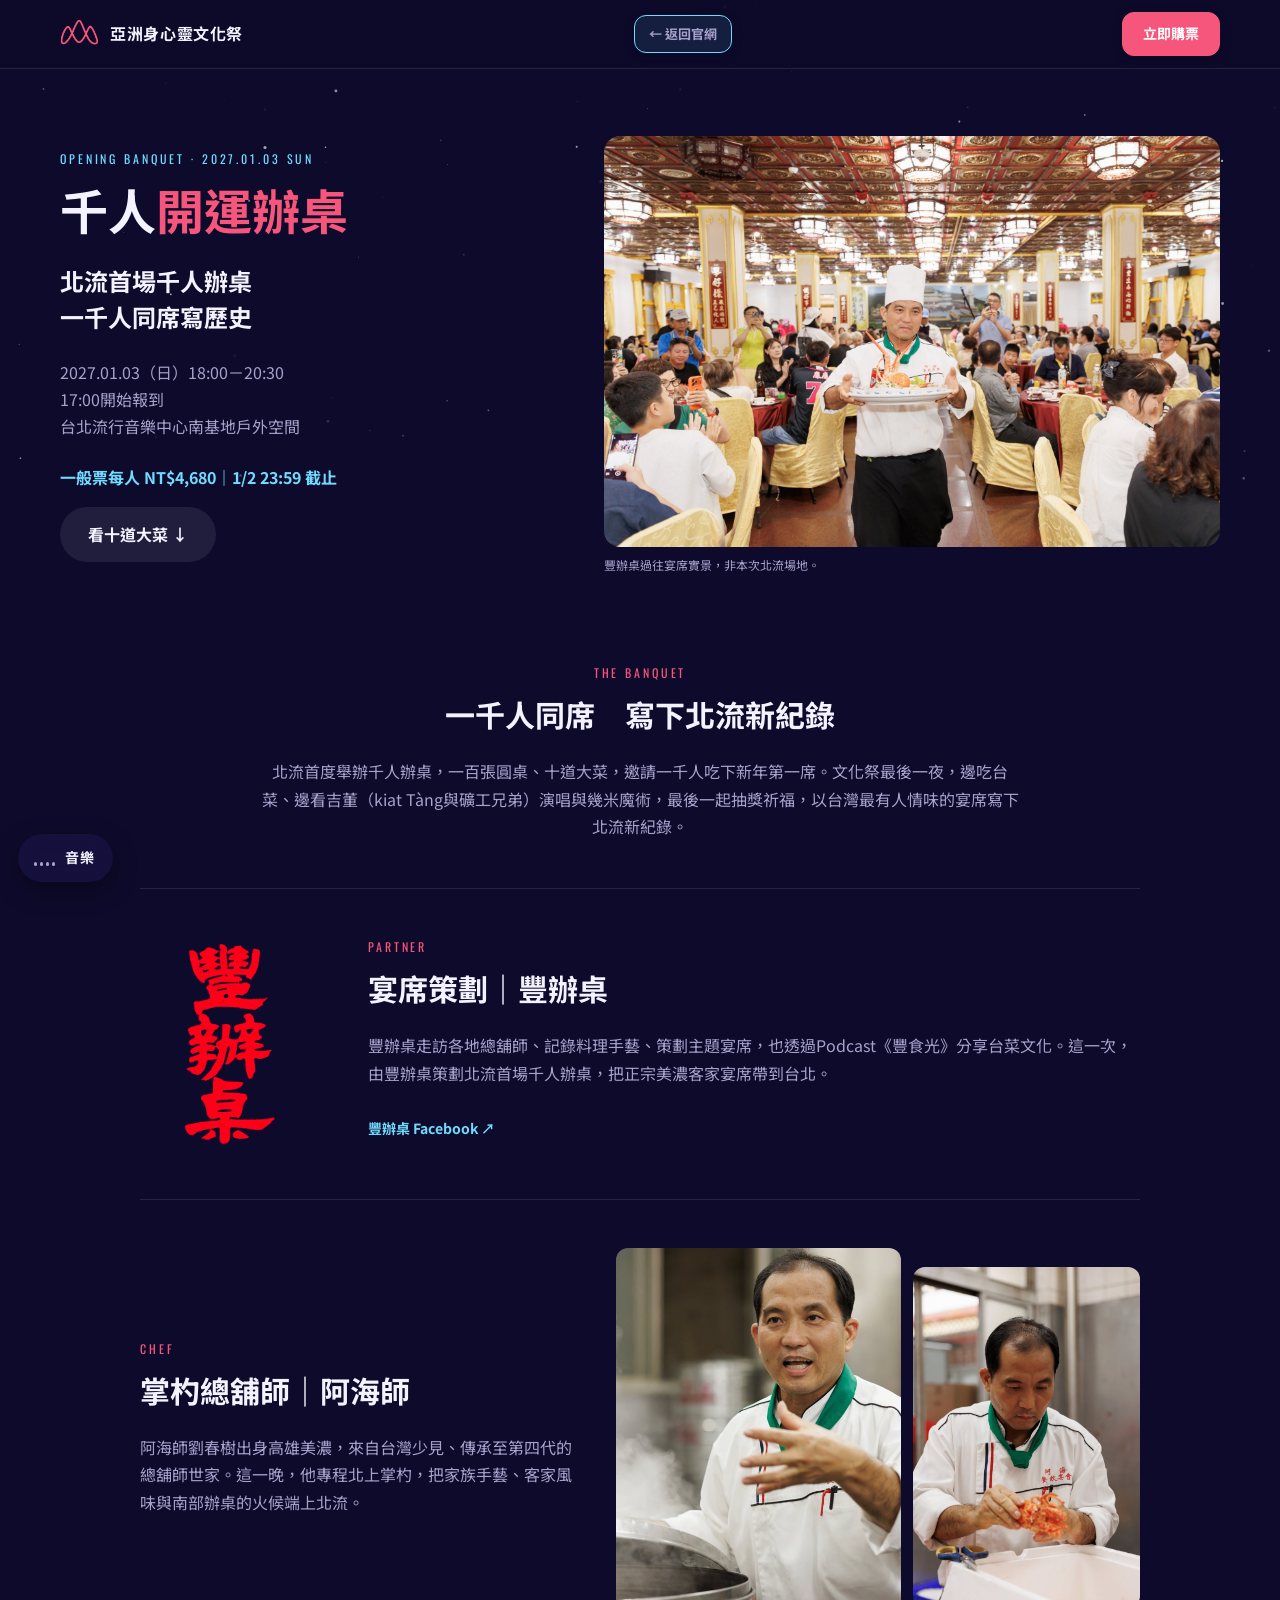
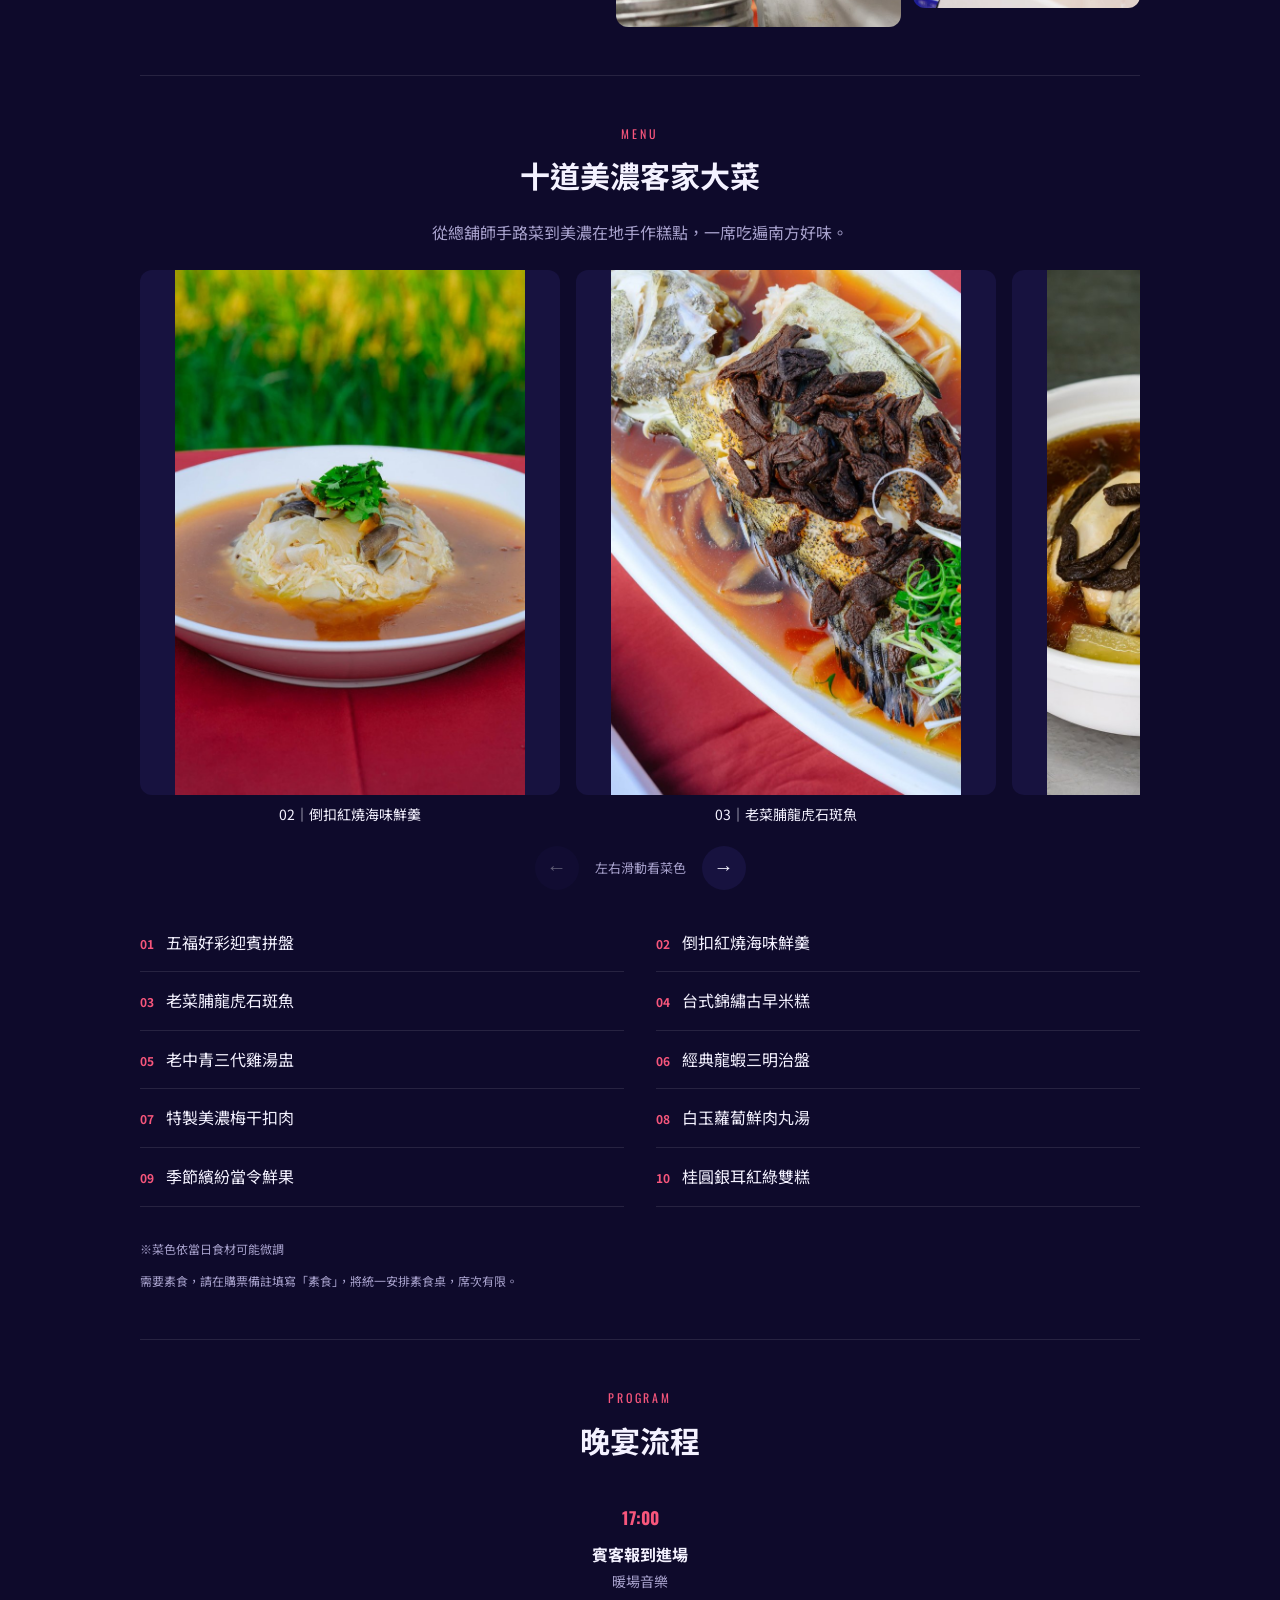
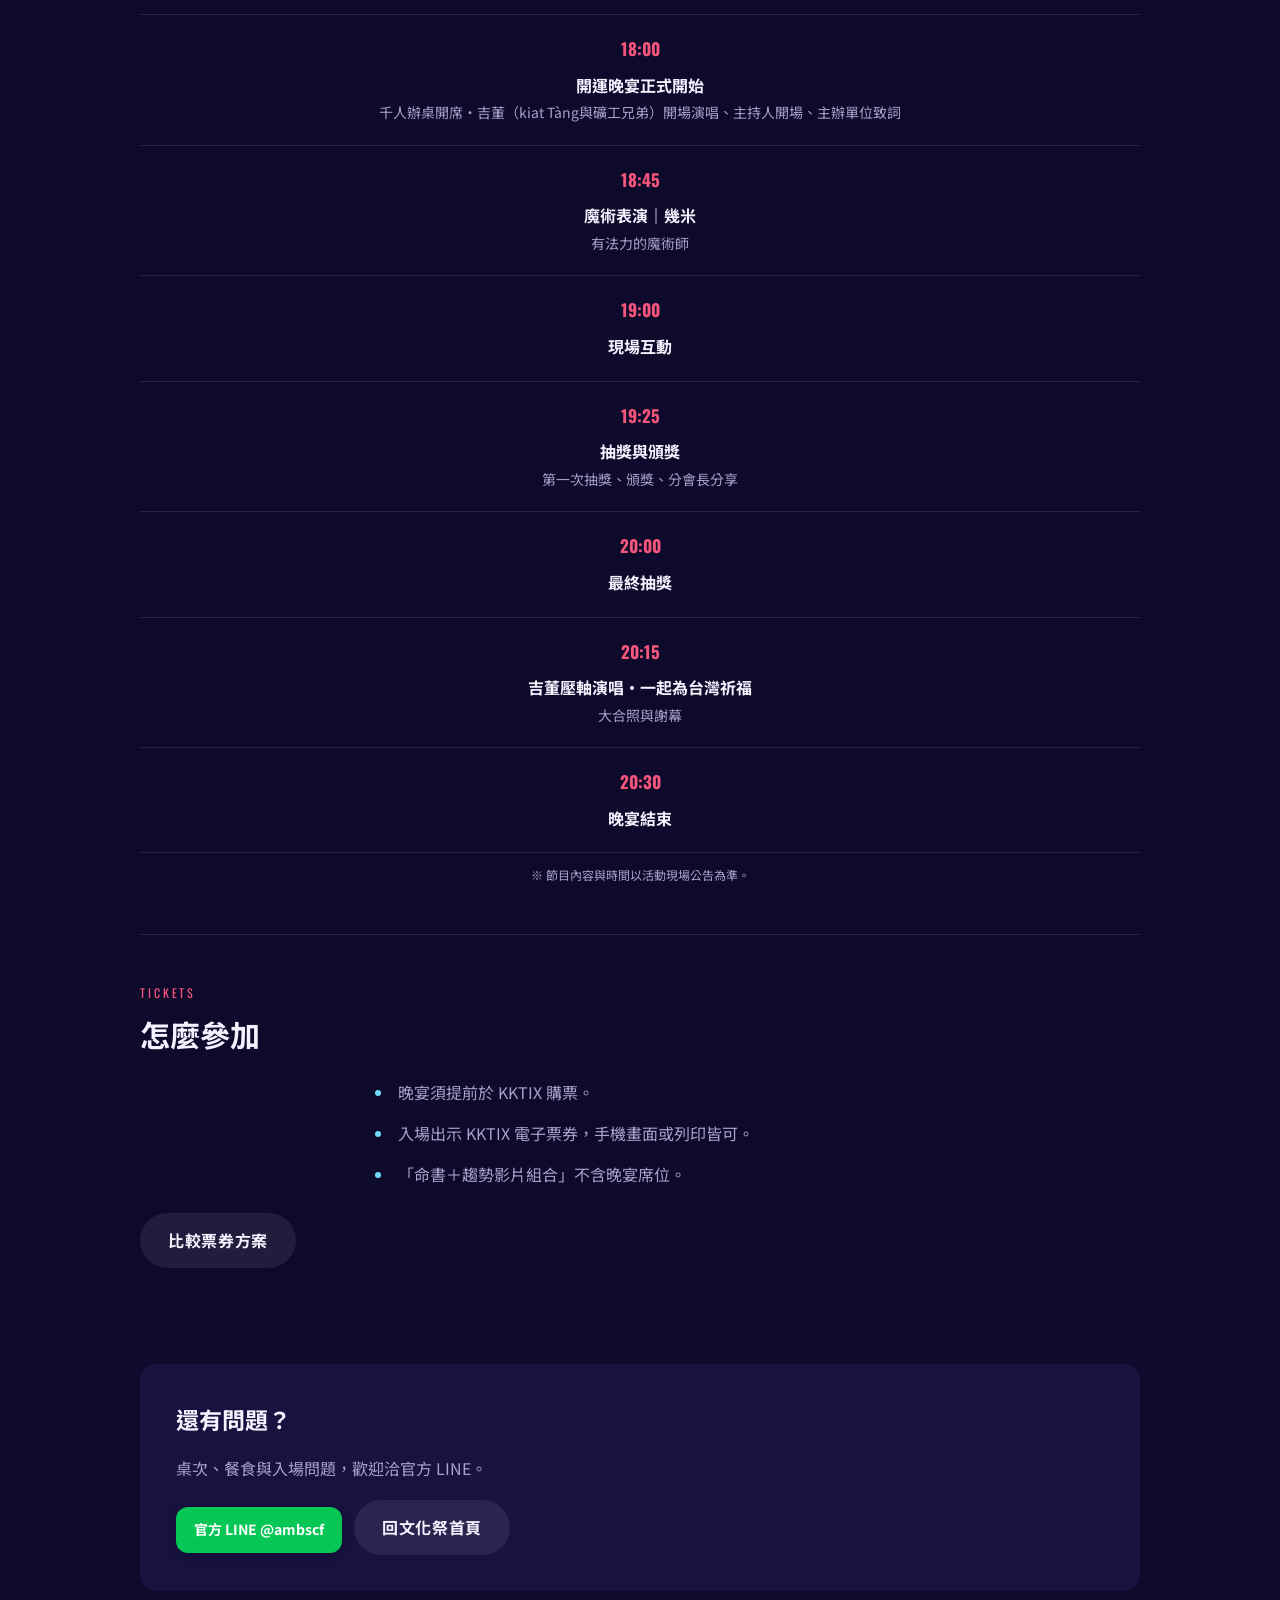
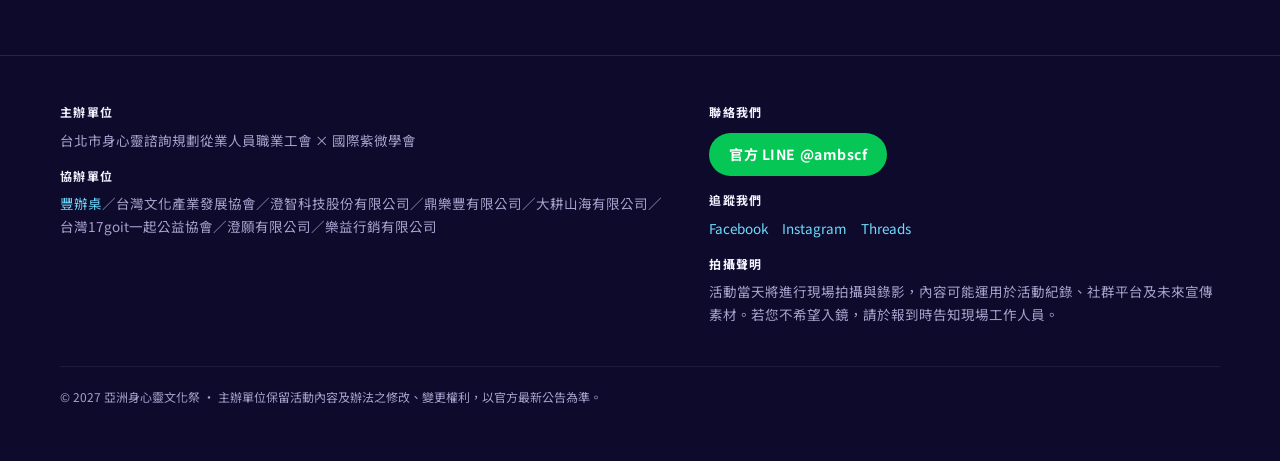
<file: banquet.html>
<!doctype html><html lang="zh-Hant"><head>
<meta name="robots" content="index,follow"><meta charset="utf-8"><meta name="viewport" content="width=device-width,initial-scale=1"><title>千人開運辦桌｜2027 亞洲身心靈文化祭</title><meta name="description" content="北流首場千人辦桌，一千人同席寫歷史。2027.01.03，由豐辦桌策劃、阿海師掌杓，十道美濃客家大菜。"><link rel="icon" href="assets/logo-mark.png"><link rel="preconnect" href="https://fonts.googleapis.com"><link rel="preconnect" href="https://fonts.gstatic.com" crossorigin><link rel="stylesheet" href="https://fonts.googleapis.com/css2?family=Noto+Sans+TC:wght@400;700&family=Playfair+Display:ital,wght@1,500&family=Oswald:wght@500;700&display=swap" media="print" onload="this.media='all'"><noscript><link rel="stylesheet" href="https://fonts.googleapis.com/css2?family=Noto+Sans+TC:wght@400;700&family=Playfair+Display:ital,wght@1,500&family=Oswald:wght@500;700&display=swap"></noscript><link rel="stylesheet" href="original.css"><link rel="stylesheet" href="guide.css"><link rel="stylesheet" href="banquet.css?v=20261028-feng"><meta property="og:type" content="website">
<meta property="og:title" content="千人開運辦桌｜2027 亞洲身心靈文化祭">
<meta property="og:description" content="2027.01.03 18:00–20:30｜台北流行音樂中心南基地｜豐辦桌策劃、阿海師掌杓，一千人同席寫歷史。">
<meta property="og:url" content="https://asiaspiritfest.com/banquet.html">
<meta property="og:image" content="https://asiaspiritfest.com/assets/share/banquet-photo-logo-20261016.jpg">
<meta property="og:image:width" content="1200">
<meta property="og:image:height" content="630">
<meta property="og:image:alt" content="千人開運辦桌｜2027 亞洲身心靈文化祭；2027.01.03 18:00–20:30｜台北流行音樂中心南基地｜豐辦桌策劃、阿海師掌杓，一千人同席寫歷史。">
<meta property="og:locale" content="zh_TW">
<meta name="twitter:card" content="summary_large_image">
<meta name="twitter:title" content="千人開運辦桌｜2027 亞洲身心靈文化祭">
<meta name="twitter:description" content="2027.01.03 18:00–20:30｜台北流行音樂中心南基地｜豐辦桌策劃、阿海師掌杓，一千人同席寫歷史。">
<meta name="twitter:image" content="https://asiaspiritfest.com/assets/share/banquet-photo-logo-20261016.jpg">
<link rel="stylesheet" href="mobile-actions.css?v=nav-860">
<link rel="canonical" href="https://asiaspiritfest.com/banquet.html">
<script type="application/ld+json" id="banquet-jsonld">
{
  "@context": "https://schema.org",
  "@type": "Event",
  "@id": "https://asiaspiritfest.com/banquet.html#banquet",
  "name": "千人開運辦桌｜2027 亞洲身心靈文化祭開運晚宴",
  "description": "2027/1/3（日）晚上在台北流行音樂中心南基地舉辦的千人辦桌：豐辦桌策劃、美濃總舖師阿海師掌杓，十道美濃客家大菜，搭配吉董演唱、幾米魔術與抽獎。需於 KKTIX 購票。",
  "url": "https://asiaspiritfest.com/banquet.html",
  "image": [
    "https://asiaspiritfest.com/assets/share/banquet-photo-logo-20261016.jpg"
  ],
  "inLanguage": "zh-Hant",
  "startDate": "2027-01-03T18:00:00+08:00",
  "endDate": "2027-01-03T20:30:00+08:00",
  "doorTime": "2027-01-03T17:00:00+08:00",
  "eventStatus": "https://schema.org/EventScheduled",
  "eventAttendanceMode": "https://schema.org/OfflineEventAttendanceMode",
  "location": {
    "@type": "Place",
    "name": "台北流行音樂中心 南基地戶外空間",
    "address": {
      "@type": "PostalAddress",
      "streetAddress": "市民大道八段 99 號",
      "addressLocality": "南港區",
      "addressRegion": "臺北市",
      "addressCountry": "TW"
    }
  },
  "organizer": {
    "@id": "https://asiaspiritfest.com/#organizer"
  },
  "superEvent": {
    "@id": "https://asiaspiritfest.com/#event"
  },
  "performer": [
    {
      "@type": "Person",
      "name": "吉董（吳永吉）"
    },
    {
      "@type": "Person",
      "name": "幾米"
    }
  ],
  "offers": [
    {
      "@type": "Offer",
      "name": "一般票（開運晚宴）",
      "price": "4680",
      "priceCurrency": "TWD",
      "availability": "https://schema.org/InStock",
      "url": "https://kktix.com/events/culturalfestival2027/registrations/new",
      "validThrough": "2027-01-02T23:59:59+08:00"
    },
    {
      "@type": "Offer",
      "name": "命書套票",
      "price": "6600",
      "priceCurrency": "TWD",
      "availability": "https://schema.org/InStock",
      "url": "https://kktix.com/events/culturalfestival2027/registrations/new",
      "validThrough": "2027-01-02T23:59:59+08:00"
    },
    {
      "@type": "Offer",
      "name": "VIP 命書票",
      "price": "10400",
      "priceCurrency": "TWD",
      "availability": "https://schema.org/InStock",
      "url": "https://kktix.com/events/culturalfestival2027/registrations/new",
      "validThrough": "2027-01-02T23:59:59+08:00"
    },
    {
      "@type": "Offer",
      "name": "十人團體桌",
      "price": "39800",
      "priceCurrency": "TWD",
      "availability": "https://schema.org/InStock",
      "url": "https://kktix.com/events/culturalfestival2027/registrations/new",
      "validThrough": "2027-01-02T23:59:59+08:00"
    }
  ]
}
</script>
<!-- Meta Pixel Code -->
<script>
!function(f,b,e,v,n,t,s){if(f.fbq)return;n=f.fbq=function(){n.callMethod?
n.callMethod.apply(n,arguments):n.queue.push(arguments)};if(!f._fbq)f._fbq=n;
n.push=n;n.loaded=!0;n.version='2.0';n.queue=[];t=b.createElement(e);t.async=!0;
t.src=v;s=b.getElementsByTagName(e)[0];s.parentNode.insertBefore(t,s)}
(window,document,'script','https://connect.facebook.net/en_US/fbevents.js');
fbq('init', '164181312147341');
fbq('track', 'PageView');
</script>
<!-- End Meta Pixel Code -->
</head><body>
<noscript><img height="1" width="1" style="display:none" alt="" src="https://www.facebook.com/tr?id=164181312147341&amp;ev=PageView&amp;noscript=1"></noscript>

<header class="nav on"><div class="wrap"><a class="brand" href="index.html"><img src="assets/logo-mark.png" alt="">亞洲身心靈文化祭</a><a class="guide-back guide-action btn btn-ghost" href="index.html#schedule">← 返回官網</a><a class="btn btn-main guide-action" data-kktix-buy href="https://kktix.com/events/culturalfestival2027/registrations/new" target="_blank" rel="noopener">立即購票</a></div></header>
<main>
<div class="guide-intro banquet-intro"><canvas id="stars" aria-hidden="true"></canvas><div class="wrap banquet-hero-layout"><div class="banquet-hero-copy">
<p class="eyebrow">OPENING BANQUET · 2027.01.03 SUN</p>
<h1>千人<span class="grad-text">開運辦桌</span></h1>
<p class="banquet-tagline">北流首場千人辦桌<br>一千人同席寫歷史</p>
<p class="banquet-date">2027.01.03（日）18:00－20:30<br>17:00開始報到<br>台北流行音樂中心南基地戶外空間</p>
<p class="banquet-offer" id="banquetOffer">一般票每人 NT$4,680｜1/2 23:59 截止</p>
<div class="cta-row"><a class="btn btn-ghost" href="#menu">看十道大菜 ↓</a></div>
</div>
<figure class="banquet-hero"><img src="assets/banquet/banquet-hero.jpg" alt="豐辦桌過往宴席實景，總舖師端菜走向滿席賓客" width="1800" height="1200" fetchpriority="high"><figcaption>豐辦桌過往宴席實景，非本次北流場地。</figcaption></figure>
</div></div>
<div class="wrap guide-shell bq">
<article class="guide-info banquet-story"><p class="eyebrow">THE BANQUET</p><h2>一千人同席　寫下北流新紀錄</h2><p>北流首度舉辦千人辦桌，一百張圓桌、十道大菜，邀請一千人吃下新年第一席。文化祭最後一夜，邊吃台菜、邊看吉董（kiat Tàng與礦工兄弟）演唱與幾米魔術，最後一起抽獎祈福，以台灣最有人情味的宴席寫下北流新紀錄。</p></article>
<article class="guide-info partner-layout"><div class="partner-logo"><img src="assets/banquet/feng-logo.png" alt="豐辦桌" width="500" height="1100" loading="lazy"></div><div><p class="eyebrow">PARTNER</p><h2>宴席策劃｜豐辦桌</h2><p>豐辦桌走訪各地總舖師、記錄料理手藝、策劃主題宴席，也透過Podcast《豐食光》分享台菜文化。這一次，由豐辦桌策劃北流首場千人辦桌，把正宗美濃客家宴席帶到台北。</p><a class="banquet-text-link" href="https://www.facebook.com/falleratw" target="_blank" rel="noopener">豐辦桌 Facebook ↗</a></div></article>
<article class="guide-info chef-layout"><div><p class="eyebrow">CHEF</p><h2>掌杓總舖師｜阿海師</h2><p>阿海師劉春樹出身高雄美濃，來自台灣少見、傳承至第四代的總舖師世家。這一晚，他專程北上掌杓，把家族手藝、客家風味與南部辦桌的火候端上北流。</p></div><div class="chef-photos"><figure><img src="assets/banquet/chef-speaking.jpg" alt="阿海師在廚房講解料理" width="1100" height="734" loading="lazy"></figure><figure><img src="assets/banquet/chef-cooking.jpg" alt="阿海師專注處理大蝦" width="733" height="1100" loading="lazy"></figure></div></article>
<article class="guide-info" id="menu"><div class="menu-heading"><p class="eyebrow">MENU</p><h2>十道美濃客家大菜</h2><p>從總舖師手路菜到美濃在地手作糕點，一席吃遍南方好味。</p></div>
<div class="dish-gallery" id="dishGallery" tabindex="0" role="region" aria-label="菜色相簿，可左右滑動">
<figure><img src="assets/banquet/seafood-soup.jpg" alt="倒扣紅燒海味鮮羹菜色照片" width="733" height="1100" loading="lazy"><figcaption>02｜倒扣紅燒海味鮮羹</figcaption></figure>
<figure><img src="assets/banquet/grouper.jpg" alt="老菜脯龍虎石斑魚菜色照片" width="733" height="1100" loading="lazy"><figcaption>03｜老菜脯龍虎石斑魚</figcaption></figure>
<figure><img src="assets/banquet/chicken-soup.jpg" alt="老中青三代雞湯盅菜色照片" width="733" height="1100" loading="lazy"><figcaption>05｜老中青三代雞湯盅</figcaption></figure>
<figure><img src="assets/banquet/mung-cake.jpg" alt="美濃在地手作綠豆糕" width="1100" height="733" loading="lazy"><figcaption>手作綠豆糕</figcaption></figure><figure><img src="assets/banquet/redbean-cake.jpg" alt="美濃在地手作紅豆糕" width="1100" height="733" loading="lazy"><figcaption>手作紅豆糕</figcaption></figure></div><div class="dish-controls"><button type="button" id="dishPrev" aria-label="上一張菜色照片">←</button><span>左右滑動看菜色</span><button type="button" id="dishNext" aria-label="下一張菜色照片">→</button></div>
<ol class="menu"><li>五福好彩迎賓拼盤</li><li>倒扣紅燒海味鮮羹</li><li>老菜脯龍虎石斑魚</li><li>台式錦繡古早米糕</li><li>老中青三代雞湯盅</li><li>經典龍蝦三明治盤</li><li>特製美濃梅干扣肉</li><li>白玉蘿蔔鮮肉丸湯</li><li>季節繽紛當令鮮果</li><li>桂圓銀耳紅綠雙糕</li></ol>

<p class="menu-note">※菜色依當日食材可能微調</p><p class="menu-note">需要素食，請在購票備註填寫「素食」，將統一安排素食桌，席次有限。</p></article>
<article class="guide-info banquet-program" id="program"><p class="eyebrow">PROGRAM</p><h2>晚宴流程</h2><ol class="flow"><li><time>17:00</time><div><b>賓客報到進場</b><span>暖場音樂</span></div></li><li><time>18:00</time><div><b>開運晚宴正式開始</b><span>千人辦桌開席・吉董（kiat Tàng與礦工兄弟）開場演唱、主持人開場、主辦單位致詞</span></div></li><li><time>18:45</time><div><b>魔術表演｜幾米</b><span>有法力的魔術師</span></div></li><li><time>19:00</time><div><b>現場互動</b></div></li><li><time>19:25</time><div><b>抽獎與頒獎</b><span>第一次抽獎、頒獎、分會長分享</span></div></li><li><time>20:00</time><div><b>最終抽獎</b></div></li><li><time>20:15</time><div><b>吉董壓軸演唱・一起為台灣祈福</b><span>大合照與謝幕</span></div></li><li><time>20:30</time><div><b>晚宴結束</b></div></li></ol><p class="menu-note">※ 節目內容與時間以活動現場公告為準。</p></article>
<article class="guide-info" id="participate"><p class="eyebrow">TICKETS</p><h2>怎麼參加</h2><ul class="participation-points"><li>晚宴須提前於 KKTIX 購票。</li><li>入場出示 KKTIX 電子票券，手機畫面或列印皆可。</li><li>「命書＋趨勢影片組合」不含晚宴席位。</li></ul><div class="cta-row"><a class="btn btn-ghost" href="index.html#tickets">比較票券方案</a></div></article>
<aside class="guide-support"><h3>還有問題？</h3><p>桌次、餐食與入場問題，歡迎洽官方 LINE。</p><div class="cta-row"><a class="btn btn-line guide-action" href="https://lin.ee/wRx6bWV" target="_blank" rel="noopener">官方 LINE @ambscf</a><a class="btn btn-ghost" href="index.html">回文化祭首頁</a></div></aside>
</div></main><footer>
  <div class="wrap">
    <div class="foot">
      <div>
        <h5>主辦單位</h5>
        <p>台北市身心靈諮詢規劃從業人員職業工會 × 國際紫微學會</p>
        <h5>協辦單位</h5>
        <p><a href="https://www.facebook.com/falleratw" target="_blank" rel="noopener">豐辦桌</a>／台灣文化產業發展協會／澄智科技股份有限公司／鼎樂豐有限公司／大耕山海有限公司／台灣17goit一起公益協會／澄願有限公司／樂益行銷有限公司</p>
      </div>
      <div>
        <h5>聯絡我們</h5>
        <p><a class="btn btn-line btn-sm" href="https://lin.ee/wRx6bWV" target="_blank" rel="noopener">官方 LINE @ambscf</a></p>
        <h5>追蹤我們</h5>
        <p><a href="https://www.facebook.com/ambscf" target="_blank" rel="noopener">Facebook</a>　<a href="https://www.instagram.com/ambscfestival/" target="_blank" rel="noopener">Instagram</a>　<a href="https://www.threads.com/@ambscfestival" target="_blank" rel="noopener">Threads</a></p>
        <h5>拍攝聲明</h5>
        <p>活動當天將進行現場拍攝與錄影，內容可能運用於活動紀錄、社群平台及未來宣傳素材。若您不希望入鏡，請於報到時告知現場工作人員。</p>
      </div>
    </div>
    <p class="copy">© 2027 亞洲身心靈文化祭 · 主辦單位保留活動內容及辦法之修改、變更權利，以官方最新公告為準。</p>
  </div>
<button class="music" id="music" type="button" aria-pressed="false" aria-label="開啟背景音樂"><span class="mbars"><i></i><i></i><i></i><i></i></span><span class="mtxt">音樂</span></button>
</footer>
<script>const reduce=matchMedia('(prefers-reduced-motion:reduce)').matches;
// 背景音樂：網頁即時合成的 Tech House（四拍底鼓＋反拍開鈸＋滾動貝斯＋和弦刺音），按鈕開啟才會發聲
(function(){const btn=document.getElementById("music");let ctx,master,duck,delay,stabF,timer,step=0,nextT=0,on=false,noise;
  const BPM=125,S16=60/BPM/4,SWING=S16*.10;                 // 以十六分音符為一格，反拍略往後推出律動
  const ROOT=55;                                             // A 小調
  const BASS=[null,0,0,null, null,0,12,null, null,0,0,3, null,0,10,null];   // 相對根音的半音數，null＝休止（避開底鼓）
  const STAB=[220,261.63,329.63,392];                        // Am7
  const hz=n=>ROOT*Math.pow(2,n/12);
  function build(){ctx=new (window.AudioContext||window.webkitAudioContext)();
    const comp=ctx.createDynamicsCompressor();comp.threshold.value=-14;comp.ratio.value=5;comp.attack.value=.004;comp.release.value=.12;comp.connect(ctx.destination);
    master=ctx.createGain();master.gain.value=0;master.connect(comp);
    const an=ctx.createAnalyser();an.fftSize=512;master.connect(an);window.__musicAnalyser=an;
    duck=ctx.createGain();duck.connect(master);               // 底鼓一下，貝斯與和弦就被壓一下（抽吸感）
    stabF=ctx.createBiquadFilter();stabF.type="lowpass";stabF.frequency.value=700;stabF.Q.value=6;stabF.connect(duck);
    delay=ctx.createDelay(1);delay.delayTime.value=S16*3;const fb=ctx.createGain();fb.gain.value=.34;const hp=ctx.createBiquadFilter();hp.type="highpass";hp.frequency.value=500;
    const wet=ctx.createGain();wet.gain.value=.28;delay.connect(hp);hp.connect(fb);fb.connect(delay);hp.connect(wet);wet.connect(duck);
    const len=ctx.sampleRate*.5,buf=ctx.createBuffer(1,len,ctx.sampleRate),d=buf.getChannelData(0);for(let k=0;k<len;k++)d[k]=Math.random()*2-1;noise=buf}
  function kick(t){const o=ctx.createOscillator(),g=ctx.createGain();o.frequency.setValueAtTime(165,t);o.frequency.exponentialRampToValueAtTime(46,t+.11);
    g.gain.setValueAtTime(.95,t);g.gain.exponentialRampToValueAtTime(.001,t+.3);o.connect(g);g.connect(master);o.start(t);o.stop(t+.32);
    duck.gain.cancelScheduledValues(t);duck.gain.setValueAtTime(.22,t);duck.gain.linearRampToValueAtTime(1,t+S16*3)}
  function nz(t,type,freq,q,vol,dec){const s=ctx.createBufferSource(),f=ctx.createBiquadFilter(),g=ctx.createGain();s.buffer=noise;f.type=type;f.frequency.value=freq;f.Q.value=q;
    g.gain.setValueAtTime(vol,t);g.gain.exponentialRampToValueAtTime(.001,t+dec);s.connect(f);f.connect(g);g.connect(master);s.start(t,Math.random()*.2);s.stop(t+dec+.02)}
  const hat=(t,v)=>nz(t,"highpass",9000,.7,v,.035),ohat=t=>nz(t,"highpass",7000,.7,.11,.16);
  function clap(t,v=.3){for(const o of [0,.011,.022])nz(t+o,"bandpass",1500,1.4,v*.7,.05);nz(t+.03,"bandpass",1300,1,v,.18)}
  function bass(n,t){const o=ctx.createOscillator(),f=ctx.createBiquadFilter(),g=ctx.createGain();o.type="square";o.frequency.value=hz(n);
    f.type="lowpass";f.Q.value=7;f.frequency.setValueAtTime(900,t);f.frequency.exponentialRampToValueAtTime(160,t+.11);
    g.gain.setValueAtTime(0,t);g.gain.linearRampToValueAtTime(.34,t+.006);g.gain.exponentialRampToValueAtTime(.001,t+S16*.95);
    o.connect(f);f.connect(g);g.connect(duck);o.start(t);o.stop(t+S16)}
  function stab(t,cut){stabF.frequency.setValueAtTime(cut,t);for(const fr of STAB)for(const det of [-9,9]){const o=ctx.createOscillator(),g=ctx.createGain();o.type="sawtooth";o.frequency.value=fr;o.detune.value=det;
    g.gain.setValueAtTime(0,t);g.gain.linearRampToValueAtTime(.045,t+.005);g.gain.exponentialRampToValueAtTime(.001,t+.16);o.connect(g);g.connect(stabF);g.connect(delay);o.start(t);o.stop(t+.18)}}
  function perc(t,f){const o=ctx.createOscillator(),g=ctx.createGain();o.type="sine";o.frequency.setValueAtTime(f*1.5,t);o.frequency.exponentialRampToValueAtTime(f,t+.04);
    g.gain.setValueAtTime(.16,t);g.gain.exponentialRampToValueAtTime(.001,t+.11);o.connect(g);g.connect(master);g.connect(delay);o.start(t);o.stop(t+.12)}
  function tick(){while(nextT<ctx.currentTime+.3){const s=step%16,bar=Math.floor(step/16),t=nextT+(s%2?SWING:0),fill=bar%8===7&&s>=12;
      if(s%4===0&&!fill)kick(t);                                        // 四拍底鼓
      hat(t,s%4===2?.0:(s%2?.05:.03));                                  // 十六分閉鈸
      if(bar>=2){if(s%4===2)ohat(t);if(s===4||s===12)clap(t)}           // 反拍開鈸、二四拍拍手
      if(bar>=4&&BASS[s]!==null&&!fill)bass(BASS[s],t);                 // 滾動貝斯
      if(bar>=8){if(s===3||s===10||(bar%2&&s===14))stab(t,600+((bar%8)*16+s)/128*2600);   // 和弦刺音，八小節內濾波器慢慢打開
        if(s===7)perc(t,330);if(s===13&&bar%2)perc(t,247)}
      if(fill)clap(t,.14+(s-12)*.06);                                   // 每八小節最後半拍抽掉底鼓做過門
      nextT+=S16;step++}}
  function start(){if(!ctx)build();ctx.resume();step=0;nextT=ctx.currentTime+.08;clearInterval(timer);timer=setInterval(tick,60);tick();
    master.gain.cancelScheduledValues(ctx.currentTime);master.gain.setValueAtTime(master.gain.value,ctx.currentTime);master.gain.linearRampToValueAtTime(.5,ctx.currentTime+1.2)}
  function stop(){clearInterval(timer);const t=ctx.currentTime;master.gain.cancelScheduledValues(t);master.gain.setValueAtTime(master.gain.value,t);master.gain.linearRampToValueAtTime(0,t+.6);setTimeout(()=>{if(!on)ctx.suspend()},1300)}
  btn.onclick=()=>{on=!on;btn.setAttribute("aria-pressed",on);btn.setAttribute("aria-label",on?"關閉背景音樂":"開啟背景音樂");on?start():stop()};
  document.addEventListener("visibilitychange",()=>{if(!ctx||!on)return;document.hidden?ctx.suspend():ctx.resume()});
  window.__music=()=>({on,state:ctx&&ctx.state,step})})();


// 星空
(function(){const c=document.getElementById("stars"),x=c.getContext("2d");let W,H,st=[];
  function size(){W=c.width=c.offsetWidth;H=c.height=c.offsetHeight;st=Array.from({length:Math.round(W*H/9000)},()=>({x:Math.random()*W,y:Math.random()*H*.75,r:Math.random()*1.4+.3,p:Math.random()*6.28,s:Math.random()*.02+.006}))}
  function draw(){x.clearRect(0,0,W,H);for(const s of st){s.p+=s.s;x.globalAlpha=.35+Math.sin(s.p)*.35;x.fillStyle="#fff";x.beginPath();x.arc(s.x,s.y,s.r,0,6.28);x.fill()}if(!reduce)requestAnimationFrame(draw)}
  size();draw();addEventListener("resize",size)})();
</script><nav class="mobile-actions" aria-label="活動快捷入口"><a href="index.html#experiences">免費活動</a><a href="index.html#schedule">時間表</a><a href="index.html#location">交通</a><a class="mobile-buy" data-kktix-buy href="https://kktix.com/events/culturalfestival2027/registrations/new" target="_blank" rel="noopener">晚宴購票 <span aria-hidden="true">↗</span></a></nav>
<script>
(()=>{const gallery=document.getElementById('dishGallery'),prev=document.getElementById('dishPrev'),next=document.getElementById('dishNext');
const update=()=>{prev.disabled=gallery.scrollLeft<2;next.disabled=gallery.scrollLeft+gallery.clientWidth>=gallery.scrollWidth-2};
const move=dir=>gallery.scrollBy({left:dir*(gallery.querySelector('figure').getBoundingClientRect().width+16),behavior:matchMedia('(prefers-reduced-motion:reduce)').matches?'instant':'smooth'});
prev.onclick=()=>move(-1);next.onclick=()=>move(1);gallery.addEventListener('keydown',e=>{if(e.key==='ArrowLeft'||e.key==='ArrowRight'){e.preventDefault();move(e.key==='ArrowLeft'?-1:1)}});gallery.addEventListener('scroll',update,{passive:true});addEventListener('resize',update);update();})();
</script>
<script src="tickets.js"></script>
<script>FestivalTickets.boot();</script>
<!-- Cloudflare Web Analytics -->
<script type="module" src="https://static.cloudflareinsights.com/beacon.min.js" data-cf-beacon='{"token":"f1c8b30029904bfea5128dfb308c660d"}'></script>
<!-- End Cloudflare Web Analytics -->
</body></html>
</file>
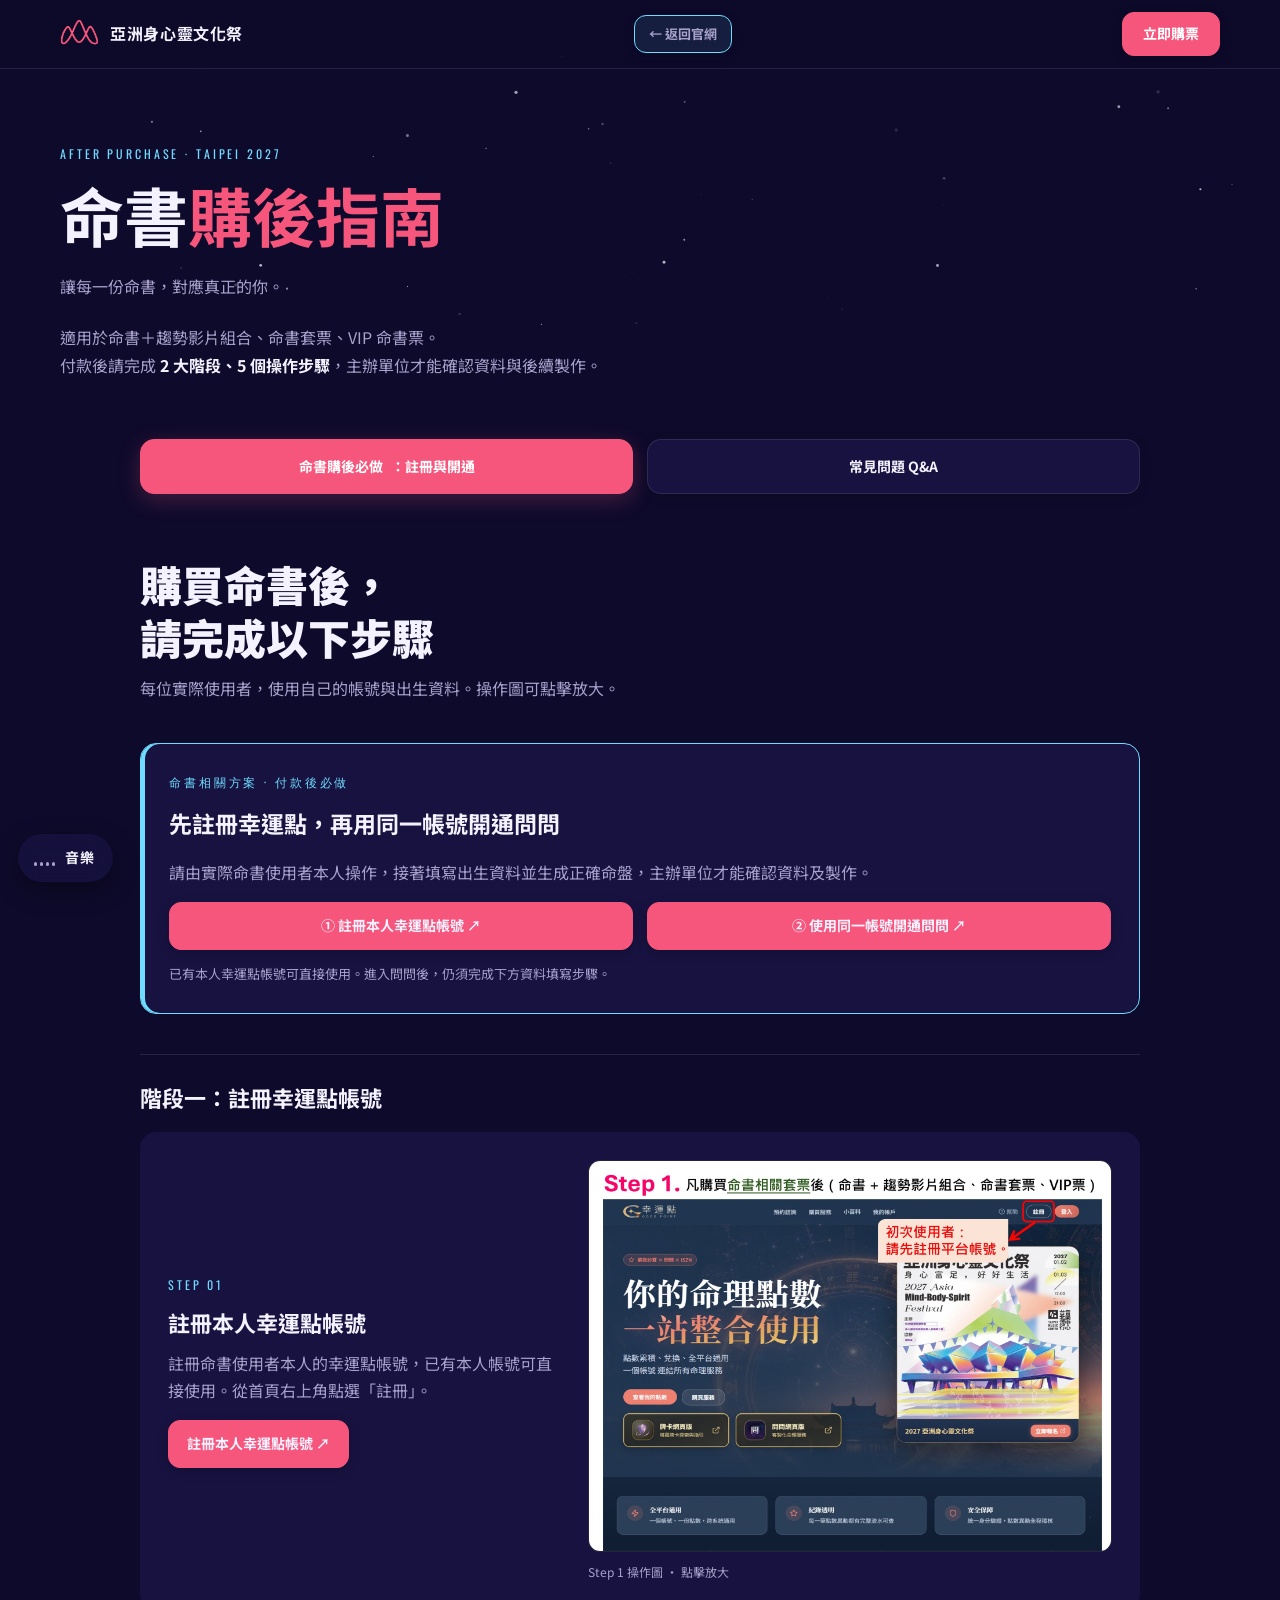
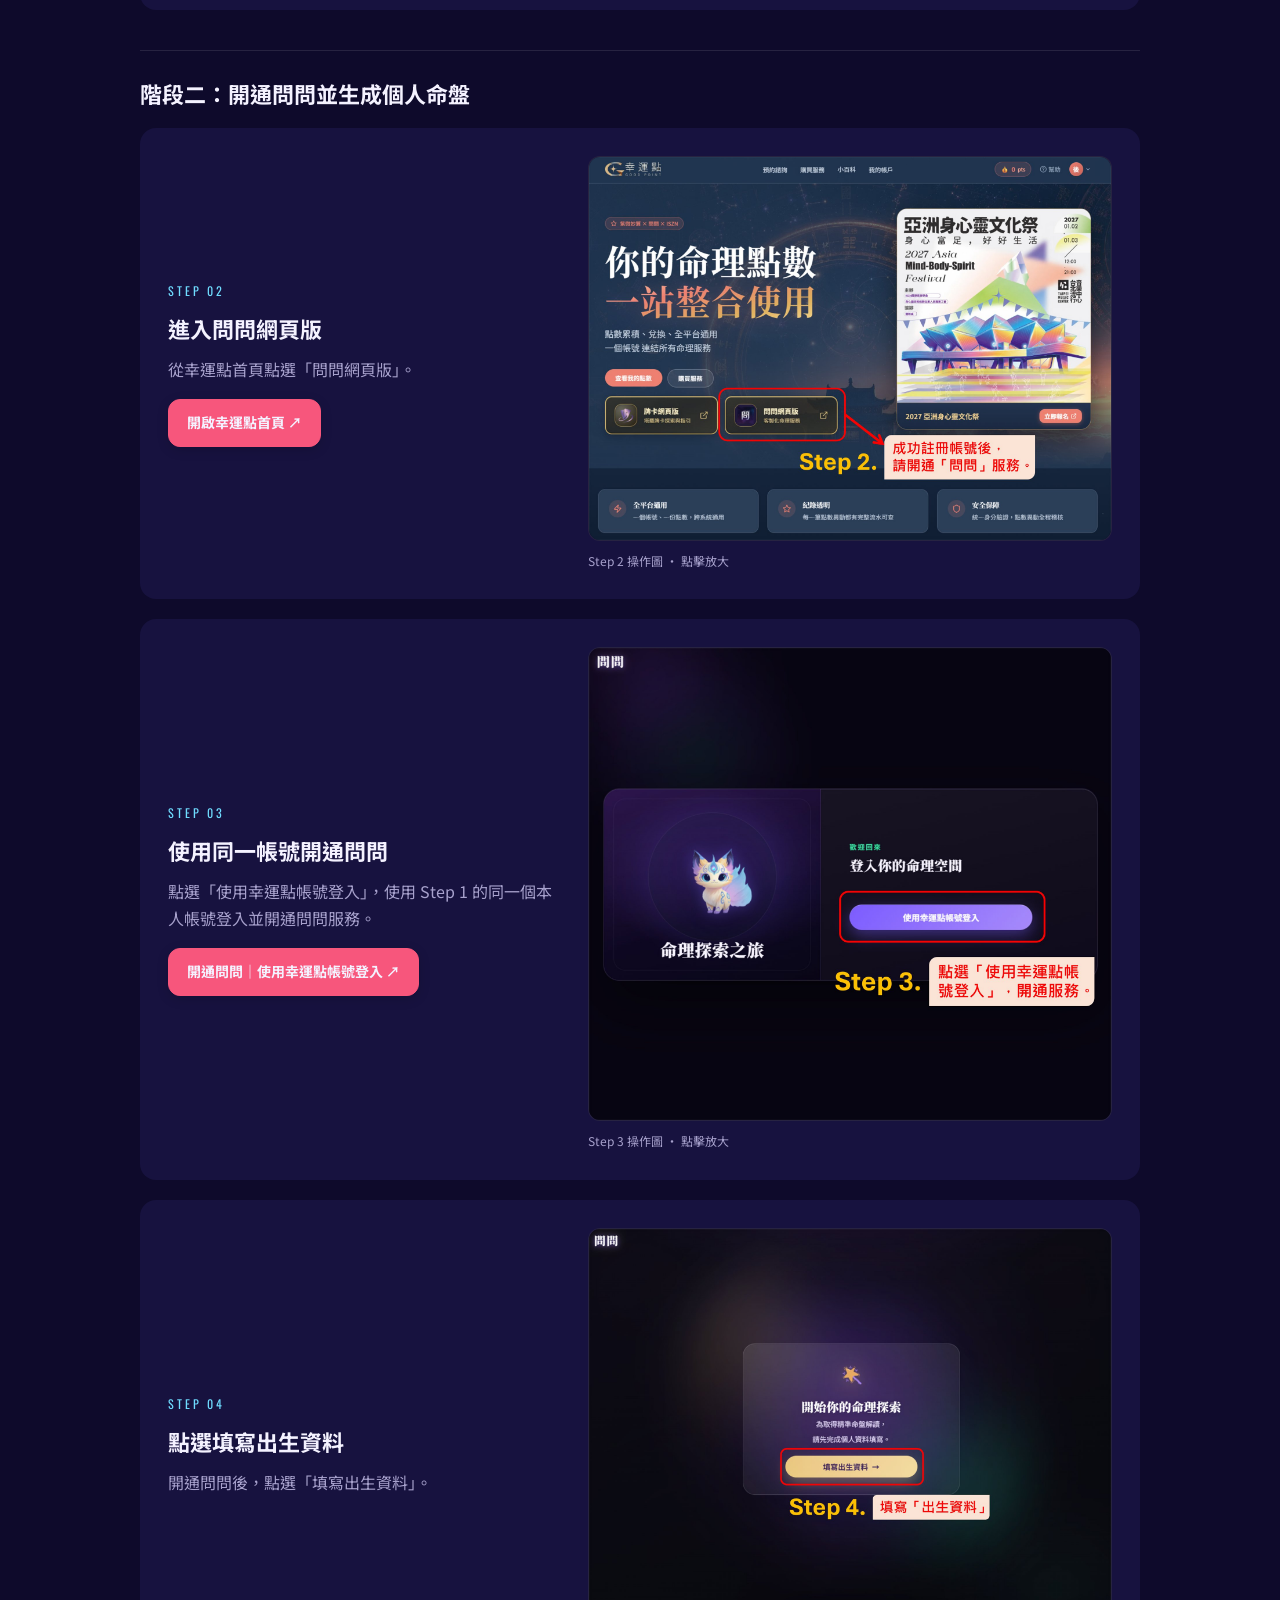
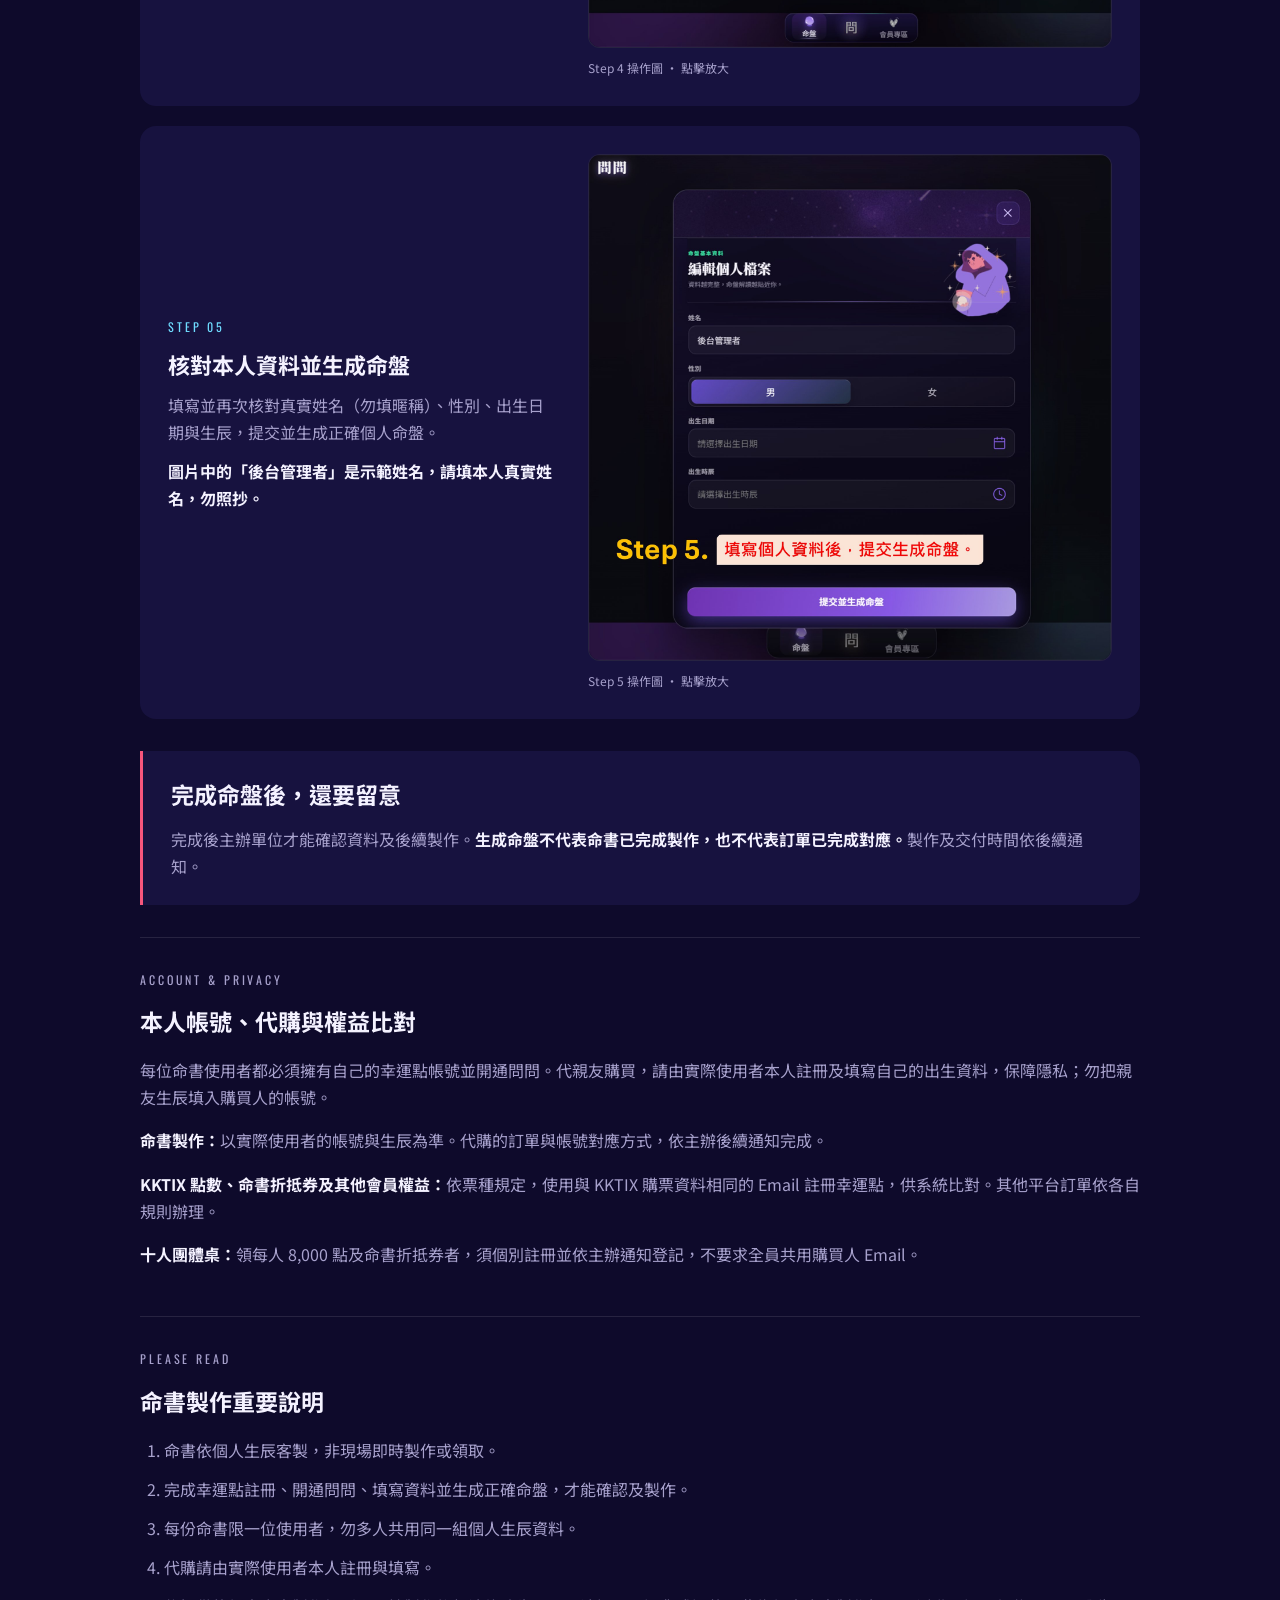
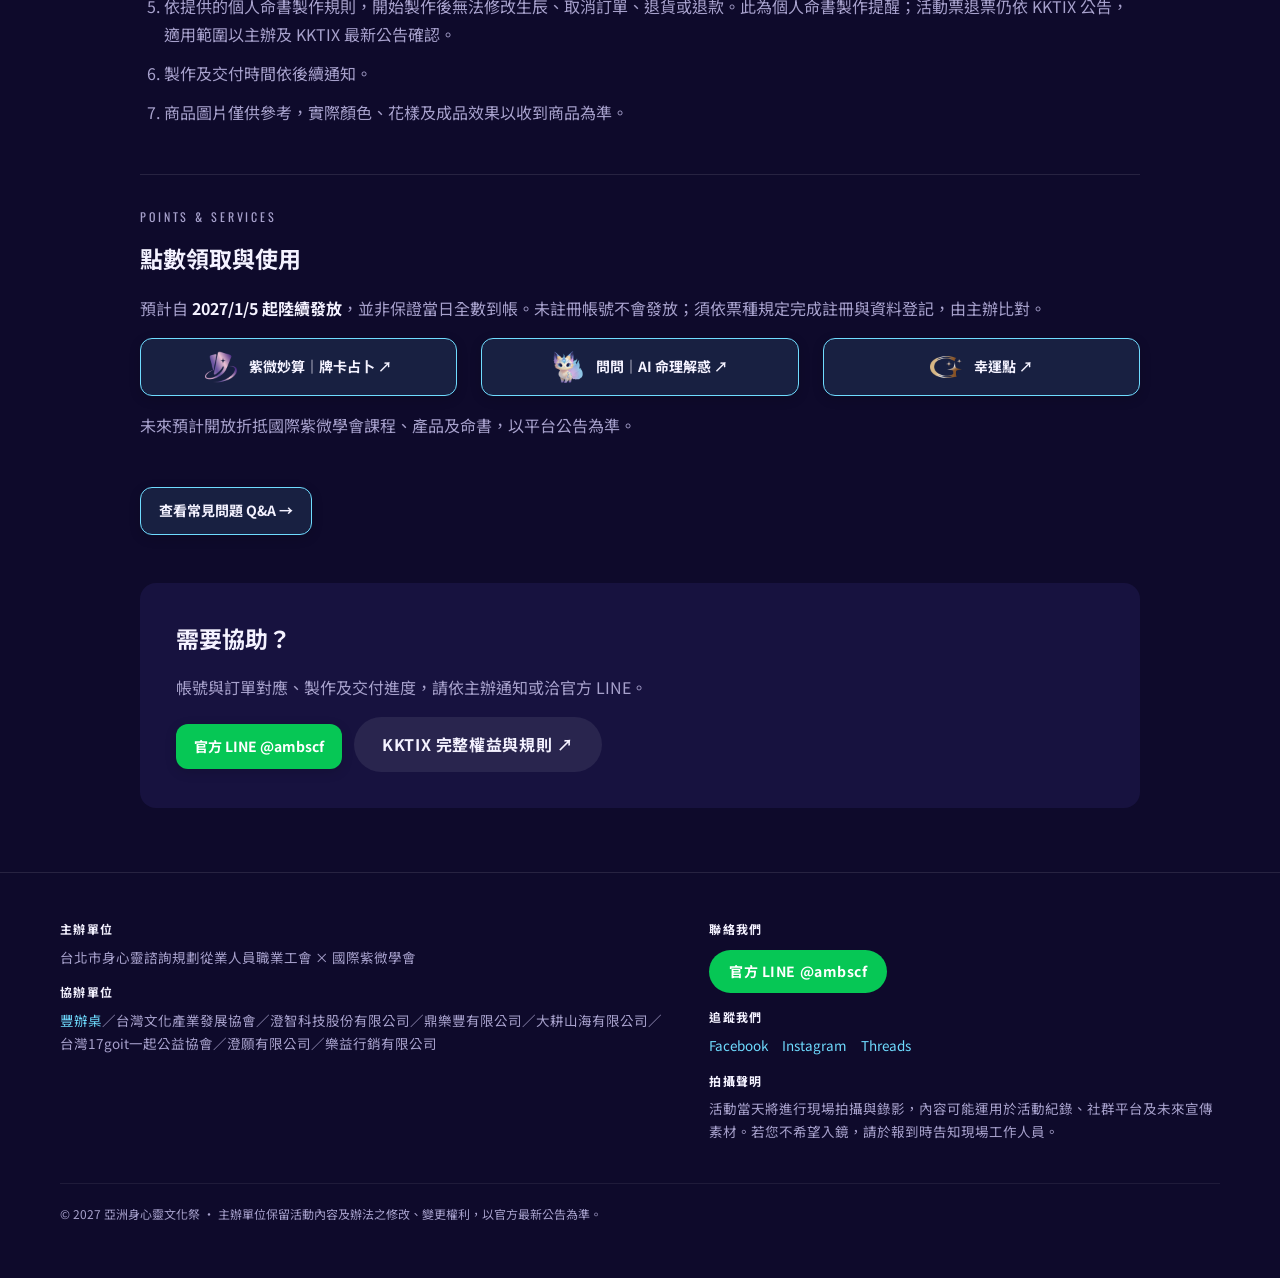
<file: guide.html>
<!doctype html><html lang="zh-Hant"><head>
<meta name="robots" content="noindex,nofollow"><meta charset="utf-8"><meta name="viewport" content="width=device-width,initial-scale=1"><title>命書購後指南｜2027 亞洲身心靈文化祭</title><link rel="icon" href="assets/logo-mark.png"><link rel="preconnect" href="https://fonts.googleapis.com"><link rel="preconnect" href="https://fonts.gstatic.com" crossorigin><link rel="stylesheet" href="https://fonts.googleapis.com/css2?family=Noto+Sans+TC:wght@400;700&family=Playfair+Display:ital,wght@1,500&family=Oswald:wght@500;700&display=swap" media="print" onload="this.media='all'"><noscript><link rel="stylesheet" href="https://fonts.googleapis.com/css2?family=Noto+Sans+TC:wght@400;700&family=Playfair+Display:ital,wght@1,500&family=Oswald:wght@500;700&display=swap"></noscript><link rel="stylesheet" href="original.css"><link rel="stylesheet" href="guide.css"><!-- Meta Pixel Code -->
<script>
!function(f,b,e,v,n,t,s){if(f.fbq)return;n=f.fbq=function(){n.callMethod?
n.callMethod.apply(n,arguments):n.queue.push(arguments)};if(!f._fbq)f._fbq=n;
n.push=n;n.loaded=!0;n.version='2.0';n.queue=[];t=b.createElement(e);t.async=!0;
t.src=v;s=b.getElementsByTagName(e)[0];s.parentNode.insertBefore(t,s)}
(window,document,'script','https://connect.facebook.net/en_US/fbevents.js');
fbq('init', '164181312147341');
fbq('track', 'PageView');
</script>
<!-- End Meta Pixel Code -->
</head><body>
<noscript><img height="1" width="1" style="display:none" alt="" src="https://www.facebook.com/tr?id=164181312147341&amp;ev=PageView&amp;noscript=1"></noscript>

<header class="nav on"><div class="wrap"><a class="brand" href="index.html"><img src="assets/logo-mark.png" alt="">亞洲身心靈文化祭</a><a class="guide-back guide-action btn btn-ghost" href="index.html#tickets">← 返回官網</a><a class="btn btn-main guide-action" href="https://kktix.com/events/culturalfestival2027/registrations/new" target="_blank" rel="noopener">立即購票</a></div></header>
<main><div class="guide-intro"><canvas id="stars" aria-hidden="true"></canvas><div class="wrap"><p class="eyebrow">AFTER PURCHASE · TAIPEI 2027</p><h1>命書<span class="grad-text">購後指南</span></h1><p class="lead">讓每一份命書，對應真正的你。</p><p>適用於命書＋趨勢影片組合、命書套票、VIP 命書票。<br>付款後請完成 <strong>2 大階段、5 個操作步驟</strong>，主辦單位才能確認資料與後續製作。</p></div></div>
<div class="wrap guide-shell"><nav class="guide-tabs" aria-label="購後指南分頁"><a href="#steps" id="steps-tab" aria-controls="steps" class="btn btn-ghost guide-action">命書購後必做<span class="tab-more">：註冊與開通</span></a><a href="#qa" id="qa-tab" aria-controls="qa" class="btn btn-ghost guide-action">常見問題 Q&amp;A</a></nav>
<div id="steps" class="guide-panel" aria-labelledby="steps-tab"><h2>購買命書後，<br>請完成以下步驟</h2><p class="lead">每位實際使用者，使用自己的帳號與出生資料。操作圖可點擊放大。</p><aside class="registration-callout"><p class="eyebrow">命書相關方案 · 付款後必做</p><h3>先註冊幸運點，再用同一帳號開通問問</h3><p>請由實際命書使用者本人操作，接著填寫出生資料並生成正確命盤，主辦單位才能確認資料及製作。</p><div class="registration-actions"><a class="btn btn-main guide-action" href="https://minglipoint.com/" target="_blank" rel="noopener">① 註冊本人幸運點帳號 ↗</a><a class="btn btn-main guide-action" href="https://app.ifutureme.com/#/login?redirect=/" target="_blank" rel="noopener">② 使用同一帳號開通問問 ↗</a></div><p class="registration-hint">已有本人幸運點帳號可直接使用。進入問問後，仍須完成下方資料填寫步驟。</p></aside><h3 class="phase">階段一：註冊幸運點帳號</h3><article class="guide-step"><div class="step-copy"><p class="eyebrow">STEP 01</p><h3>註冊本人幸運點帳號</h3><p>註冊命書使用者本人的幸運點帳號，已有本人帳號可直接使用。從首頁右上角點選「註冊」。</p><a href="https://minglipoint.com/" target="_blank" rel="noopener" class="btn btn-ghost guide-action">註冊本人幸運點帳號 ↗</a></div><figure><button class="image-button" type="button" data-image="assets/guide/step-1.jpg" aria-label="放大 Step 1 操作圖"><img src="assets/guide/step-1.jpg" alt="幸運點首頁右上角註冊按鈕" loading="lazy" width="900" height="700"></button><figcaption>Step 1 操作圖 · 點擊放大</figcaption></figure></article><h3 class="phase">階段二：開通問問並生成個人命盤</h3><article class="guide-step"><div class="step-copy"><p class="eyebrow">STEP 02</p><h3>進入問問網頁版</h3><p>從幸運點首頁點選「問問網頁版」。</p><a href="https://minglipoint.com/" target="_blank" rel="noopener" class="btn btn-ghost guide-action">開啟幸運點首頁 ↗</a></div><figure><button class="image-button" type="button" data-image="assets/guide/step-2.jpg" aria-label="放大 Step 2 操作圖"><img src="assets/guide/step-2.jpg" alt="幸運點首頁的問問網頁版入口" loading="lazy" width="900" height="700"></button><figcaption>Step 2 操作圖 · 點擊放大</figcaption></figure></article><article class="guide-step"><div class="step-copy"><p class="eyebrow">STEP 03</p><h3>使用同一帳號開通問問</h3><p>點選「使用幸運點帳號登入」，使用 Step 1 的同一個本人帳號登入並開通問問服務。</p><a href="https://app.ifutureme.com/#/login?redirect=/" target="_blank" rel="noopener" class="btn btn-ghost guide-action">開通問問｜使用幸運點帳號登入 ↗</a></div><figure><button class="image-button" type="button" data-image="assets/guide/step-3.jpg" aria-label="放大 Step 3 操作圖"><img src="assets/guide/step-3.jpg" alt="問問登入頁的使用幸運點帳號登入按鈕" loading="lazy" width="900" height="700"></button><figcaption>Step 3 操作圖 · 點擊放大</figcaption></figure></article><article class="guide-step"><div class="step-copy"><p class="eyebrow">STEP 04</p><h3>點選填寫出生資料</h3><p>開通問問後，點選「填寫出生資料」。</p></div><figure><button class="image-button" type="button" data-image="assets/guide/step-4.jpg" aria-label="放大 Step 4 操作圖"><img src="assets/guide/step-4.jpg" alt="問問的填寫出生資料按鈕" loading="lazy" width="900" height="700"></button><figcaption>Step 4 操作圖 · 點擊放大</figcaption></figure></article><article class="guide-step"><div class="step-copy"><p class="eyebrow">STEP 05</p><h3>核對本人資料並生成命盤</h3><p>填寫並再次核對真實姓名（勿填暱稱）、性別、出生日期與生辰，提交並生成正確個人命盤。<strong>圖片中的「後台管理者」是示範姓名，請填本人真實姓名，勿照抄。</strong></p></div><figure><button class="image-button" type="button" data-image="assets/guide/step-5.jpg" aria-label="放大 Step 5 操作圖"><img src="assets/guide/step-5.jpg" alt="問問個人檔案欄位及提交並生成命盤按鈕；後台管理者為示範姓名" loading="lazy" width="900" height="700"></button><figcaption>Step 5 操作圖 · 點擊放大</figcaption></figure></article>
<aside class="guide-note"><h3>完成命盤後，還要留意</h3><p>完成後主辦單位才能確認資料及後續製作。<strong>生成命盤不代表命書已完成製作，也不代表訂單已完成對應。</strong>製作及交付時間依後續通知。</p></aside>
<article class="guide-info"><p class="eyebrow">ACCOUNT &amp; PRIVACY</p><h3>本人帳號、代購與權益比對</h3><p>每位命書使用者都必須擁有自己的幸運點帳號並開通問問。代親友購買，請由實際使用者本人註冊及填寫自己的出生資料，保障隱私；勿把親友生辰填入購買人的帳號。</p><p><strong>命書製作：</strong>以實際使用者的帳號與生辰為準。代購的訂單與帳號對應方式，依主辦後續通知完成。</p><p><strong>KKTIX 點數、命書折抵券及其他會員權益：</strong>依票種規定，使用與 KKTIX 購票資料相同的 Email 註冊幸運點，供系統比對。其他平台訂單依各自規則辦理。</p><p><strong>十人團體桌：</strong>領每人 8,000 點及命書折抵券者，須個別註冊並依主辦通知登記，不要求全員共用購買人 Email。</p></article>
<article class="guide-info" id="production"><p class="eyebrow">PLEASE READ</p><h3>命書製作重要說明</h3><ol><li>命書依個人生辰客製，非現場即時製作或領取。</li><li>完成幸運點註冊、開通問問、填寫資料並生成正確命盤，才能確認及製作。</li><li>每份命書限一位使用者，勿多人共用同一組個人生辰資料。</li><li>代購請由實際使用者本人註冊與填寫。</li><li>依提供的個人命書製作規則，開始製作後無法修改生辰、取消訂單、退貨或退款。此為個人命書製作提醒；活動票退票仍依 KKTIX 公告，適用範圍以主辦及 KKTIX 最新公告確認。</li><li>製作及交付時間依後續通知。</li><li>商品圖片僅供參考，實際顏色、花樣及成品效果以收到商品為準。</li></ol></article>
<article class="guide-info"><p class="eyebrow">POINTS &amp; SERVICES</p><h3>點數領取與使用</h3><p>預計自 <strong>2027/1/5 起陸續發放</strong>，並非保證當日全數到帳。未註冊帳號不會發放；須依票種規定完成註冊與資料登記，由主辦比對。</p><div class="service-links"><a href="https://webapp.ifutureme.com/" target="_blank" rel="noopener" class="btn btn-ghost guide-action platform-link"><img class="platform-icon" src="assets/platform/platform-ziwei.png" alt="" width="32" height="32"><span>紫微妙算｜牌卡占卜 ↗</span></a><a href="https://app.ifutureme.com/#/login?redirect=/" target="_blank" rel="noopener" class="btn btn-ghost guide-action platform-link"><img class="platform-icon" src="assets/platform/platform-wenwen.png" alt="" width="32" height="32"><span>問問｜AI 命理解惑 ↗</span></a><a href="https://minglipoint.com/" target="_blank" rel="noopener" class="btn btn-ghost guide-action platform-link"><img class="platform-icon" src="assets/platform/platform-goodpoint.png" alt="" width="32" height="32"><span>幸運點 ↗</span></a></div><p>未來預計開放折抵國際紫微學會課程、產品及命書，以平台公告為準。</p></article><a class="btn btn-ghost guide-action" href="#qa">查看常見問題 Q&amp;A →</a></div>
<div id="qa" class="guide-panel" aria-labelledby="qa-tab" hidden><h2>常見問題 Q&amp;A</h2><p class="lead">依主題找到答案，點選問題展開。完整票種權益及票務政策請見 KKTIX。</p><nav class="faq-jump" aria-label="問題分類"><a href="#q1" class="btn btn-ghost guide-action">命書與代購</a><a href="#q9" class="btn btn-ghost guide-action">點數與帳號</a><a href="#q7" class="btn btn-ghost guide-action">票種與晚宴</a><a href="#q14" class="btn btn-ghost guide-action">退票與轉讓</a></nav><section class="faq-group"><h3>命書與代購</h3><div class="faqs"><details id="q1"><summary>Q1　哪些方案包含完整命書？</summary><p>命書＋趨勢影片組合、命書套票、VIP 命書票包含完整命書；一般晚宴票與十人團體桌提供的是命書折抵券 500 元，不代表完整命書。<a href="https://iszn.kktix.cc/events/culturalfestival2027" target="_blank" rel="noopener" class="btn btn-ghost guide-action">KKTIX 完整票種權益與票務規則 ↗</a></p></details><details id="q2"><summary>Q2　買完命書後要做什麼？</summary><p>註冊本人幸運點帳號，以同一帳號登入並開通問問，填寫、送出正確資料，生成個人命盤。未完成以上步驟，主辦單位無法開始確認及製作。<a href="#steps" class="btn btn-ghost guide-action">查看 2 大階段、5 個操作步驟 →</a></p></details><details id="q3"><summary>Q3　為什麼一定要註冊、開通問問？</summary><p>本人帳號用來對應命書、生辰與後續服務，同時保障個人資料隱私。每位命書使用者都須擁有自己的幸運點帳號並開通問問。</p></details><details id="q4"><summary>Q4　代親友購買，該填誰的資料？</summary><p>由實際命書使用者本人註冊、開通問問，填寫自己的出生資料。請勿將親友生辰填入購買人的帳號。命書製作以實際使用者的帳號與生辰為準；訂單與使用者帳號對應方式依主辦後續通知。</p></details><details id="q5"><summary>Q5　可以在活動現場領取命書嗎？</summary><p>命書依個人生辰客製，須先確認資料及製作，非現場即時製作或領取。製作及交付時間依後續通知。</p></details><details id="q6"><summary>Q6　開始製作後還能修改生辰嗎？</summary><p>依提供的個人命書製作規則，開始製作後無法修改生辰資料、取消訂單、退貨或退款，送出前請再次核對。此提醒適用個人命書製作，活動票退票依 KKTIX 公告。<a href="#production" class="btn btn-ghost guide-action">查看命書製作重要說明 →</a></p></details></div></section><section class="faq-group"><h3>點數與帳號</h3><div class="faqs"><details id="q9"><summary>Q9　點數目前可以用在哪裡？</summary><p>目前可以使用的服務：</p><div class="service-links"><a href="https://webapp.ifutureme.com/" target="_blank" rel="noopener" class="btn btn-ghost guide-action platform-link"><img class="platform-icon" src="assets/platform/platform-ziwei.png" alt="" width="32" height="32"><span>紫微妙算｜牌卡占卜 ↗</span></a><a href="https://app.ifutureme.com/#/login?redirect=/" target="_blank" rel="noopener" class="btn btn-ghost guide-action platform-link"><img class="platform-icon" src="assets/platform/platform-wenwen.png" alt="" width="32" height="32"><span>問問｜AI 命理解惑 ↗</span></a></div><p>未來預計開放折抵國際紫微學會課程、產品及命書，實際開放以平台公告為準。</p></details><details id="q10"><summary>Q10　點數會自動發放嗎？</summary><p>未註冊帳號不會發放。須依票種規定，以與 KKTIX 購票資料相同的 Email 註冊幸運點並完成資料登記，供主辦比對。預計自 2027/1/5 起陸續發放，並非保證當日全數到帳；其他平台訂單依各自規則辦理。</p></details><details id="q11"><summary>Q11　十人團體桌的每位參加者都要註冊嗎？</summary><p>要領每人 8,000 點與命書折抵券的參加者，皆須個別註冊並依主辦通知登記。每人使用自己的帳號，不要求全員共用購買人 Email。</p></details></div></section><section class="faq-group"><h3>票種與晚宴</h3><div class="faqs"><details id="q7"><summary>Q7　只想參加晚宴，應該買哪種票？</summary><p>超早鳥、早鳥、一般票為三個價格階段，內容相同，價格與名額不同。目前可售票種請以 KKTIX 為準。<a href="https://iszn.kktix.cc/events/culturalfestival2027" target="_blank" rel="noopener" class="btn btn-ghost guide-action">KKTIX 完整票種權益與票務規則 ↗</a></p></details><details id="q8"><summary>Q8　VIP 命書票與命書套票有什麼差異？</summary><p>依提供資訊：VIP 為靠舞台席位，含香氛蠟燭、VIP 專屬抽獎券與 VIP 加碼抽獎券、幸運點 12,000 點；命書套票為一般席位、幸運點 10,000 點。這是必要摘要，並非全部差異；完整權益請見 KKTIX。<a href="https://iszn.kktix.cc/events/culturalfestival2027" target="_blank" rel="noopener" class="btn btn-ghost guide-action">KKTIX 完整票種權益與票務規則 ↗</a></p></details><details id="q12"><summary>Q12　可以現場買票嗎？</summary><p>建議先於 KKTIX 購票，名額與桌次有限。是否開放現場購票依當日公告。<a href="https://kktix.com/events/culturalfestival2027/registrations/new" target="_blank" rel="noopener" class="btn btn-ghost guide-action">前往選票 ↗</a></p></details><details id="q13"><summary>Q13　需要素食餐點怎麼辦？</summary><p>請在購票備註填寫「素食」，將統一安排素食桌，席次有限。未事先備註，不保證現場可以更換。</p></details></div></section><section class="faq-group"><h3>退票與轉讓</h3><div class="faqs"><details id="q14"><summary>Q14　有效票券可以轉讓嗎？</summary><p>有效票券可轉讓，但點數、個人化命書與綁定帳號的權益不一定隨票轉移。姓名、聯絡資料、桌次與餐食變更期限及完整轉讓規則，以 KKTIX 最新公告為準。<a href="https://iszn.kktix.cc/events/culturalfestival2027" target="_blank" rel="noopener" class="btn btn-ghost guide-action">KKTIX 完整票種權益與票務規則 ↗</a></p></details><details id="q15"><summary>Q15　可以申請退票嗎？</summary><p>退票由 KKTIX 代理，手續費、期限及適用規則（含例外）請見 KKTIX 最新公告。<a href="https://iszn.kktix.cc/events/culturalfestival2027" target="_blank" rel="noopener" class="btn btn-ghost guide-action">KKTIX 完整票種權益與票務規則 ↗</a></p></details></div></section></div>
<aside class="guide-support"><h3>需要協助？</h3><p>帳號與訂單對應、製作及交付進度，請依主辦通知或洽官方 LINE。</p><div class="cta-row"><a class="btn btn-line guide-action" href="https://lin.ee/wRx6bWV" target="_blank" rel="noopener">官方 LINE @ambscf</a><a class="btn btn-ghost" href="https://iszn.kktix.cc/events/culturalfestival2027" target="_blank" rel="noopener">KKTIX 完整權益與規則 ↗</a></div></aside></div></main><footer>
  <div class="wrap">
    <div class="foot">
      <div>
        <h5>主辦單位</h5>
        <p>台北市身心靈諮詢規劃從業人員職業工會 × 國際紫微學會</p>
        <h5>協辦單位</h5>
        <p><a href="https://www.facebook.com/falleratw" target="_blank" rel="noopener">豐辦桌</a>／台灣文化產業發展協會／澄智科技股份有限公司／鼎樂豐有限公司／大耕山海有限公司／台灣17goit一起公益協會／澄願有限公司／樂益行銷有限公司</p>
      </div>
      <div>
        <h5>聯絡我們</h5>
        <p><a class="btn btn-line btn-sm" href="https://lin.ee/wRx6bWV" target="_blank" rel="noopener">官方 LINE @ambscf</a></p>
        <h5>追蹤我們</h5>
        <p><a href="https://www.facebook.com/ambscf" target="_blank" rel="noopener">Facebook</a>　<a href="https://www.instagram.com/ambscfestival/" target="_blank" rel="noopener">Instagram</a>　<a href="https://www.threads.com/@ambscfestival" target="_blank" rel="noopener">Threads</a></p>
        <h5>拍攝聲明</h5>
        <p>活動當天將進行現場拍攝與錄影，內容可能運用於活動紀錄、社群平台及未來宣傳素材。若您不希望入鏡，請於報到時告知現場工作人員。</p>
      </div>
    </div>
    <p class="copy">© 2027 亞洲身心靈文化祭 · 主辦單位保留活動內容及辦法之修改、變更權利，以官方最新公告為準。</p>
  </div>
</footer><button class="music" id="music" type="button" aria-pressed="false" aria-label="開啟背景音樂"><span class="mbars"><i></i><i></i><i></i><i></i></span><span class="mtxt">音樂</span></button>
<dialog id="image-viewer" aria-labelledby="viewer-title"><div class="viewer-toolbar"><p id="viewer-title">操作圖</p><button class="btn btn-ghost" id="close-viewer" type="button">關閉 ✕</button></div><div class="viewer-scroll"><img id="viewer-image" alt=""></div><p class="viewer-hint">可捲動查看原尺寸操作圖 · 按 Esc 關閉</p></dialog>
<script src="guide.js"></script><script>const reduce=matchMedia('(prefers-reduced-motion:reduce)').matches;
// 背景音樂：網頁即時合成的 Tech House（四拍底鼓＋反拍開鈸＋滾動貝斯＋和弦刺音），按鈕開啟才會發聲
(function(){const btn=document.getElementById("music");let ctx,master,duck,delay,stabF,timer,step=0,nextT=0,on=false,noise;
  const BPM=125,S16=60/BPM/4,SWING=S16*.10;                 // 以十六分音符為一格，反拍略往後推出律動
  const ROOT=55;                                             // A 小調
  const BASS=[null,0,0,null, null,0,12,null, null,0,0,3, null,0,10,null];   // 相對根音的半音數，null＝休止（避開底鼓）
  const STAB=[220,261.63,329.63,392];                        // Am7
  const hz=n=>ROOT*Math.pow(2,n/12);
  function build(){ctx=new (window.AudioContext||window.webkitAudioContext)();
    const comp=ctx.createDynamicsCompressor();comp.threshold.value=-14;comp.ratio.value=5;comp.attack.value=.004;comp.release.value=.12;comp.connect(ctx.destination);
    master=ctx.createGain();master.gain.value=0;master.connect(comp);
    const an=ctx.createAnalyser();an.fftSize=512;master.connect(an);window.__musicAnalyser=an;
    duck=ctx.createGain();duck.connect(master);               // 底鼓一下，貝斯與和弦就被壓一下（抽吸感）
    stabF=ctx.createBiquadFilter();stabF.type="lowpass";stabF.frequency.value=700;stabF.Q.value=6;stabF.connect(duck);
    delay=ctx.createDelay(1);delay.delayTime.value=S16*3;const fb=ctx.createGain();fb.gain.value=.34;const hp=ctx.createBiquadFilter();hp.type="highpass";hp.frequency.value=500;
    const wet=ctx.createGain();wet.gain.value=.28;delay.connect(hp);hp.connect(fb);fb.connect(delay);hp.connect(wet);wet.connect(duck);
    const len=ctx.sampleRate*.5,buf=ctx.createBuffer(1,len,ctx.sampleRate),d=buf.getChannelData(0);for(let k=0;k<len;k++)d[k]=Math.random()*2-1;noise=buf}
  function kick(t){const o=ctx.createOscillator(),g=ctx.createGain();o.frequency.setValueAtTime(165,t);o.frequency.exponentialRampToValueAtTime(46,t+.11);
    g.gain.setValueAtTime(.95,t);g.gain.exponentialRampToValueAtTime(.001,t+.3);o.connect(g);g.connect(master);o.start(t);o.stop(t+.32);
    duck.gain.cancelScheduledValues(t);duck.gain.setValueAtTime(.22,t);duck.gain.linearRampToValueAtTime(1,t+S16*3)}
  function nz(t,type,freq,q,vol,dec){const s=ctx.createBufferSource(),f=ctx.createBiquadFilter(),g=ctx.createGain();s.buffer=noise;f.type=type;f.frequency.value=freq;f.Q.value=q;
    g.gain.setValueAtTime(vol,t);g.gain.exponentialRampToValueAtTime(.001,t+dec);s.connect(f);f.connect(g);g.connect(master);s.start(t,Math.random()*.2);s.stop(t+dec+.02)}
  const hat=(t,v)=>nz(t,"highpass",9000,.7,v,.035),ohat=t=>nz(t,"highpass",7000,.7,.11,.16);
  function clap(t,v=.3){for(const o of [0,.011,.022])nz(t+o,"bandpass",1500,1.4,v*.7,.05);nz(t+.03,"bandpass",1300,1,v,.18)}
  function bass(n,t){const o=ctx.createOscillator(),f=ctx.createBiquadFilter(),g=ctx.createGain();o.type="square";o.frequency.value=hz(n);
    f.type="lowpass";f.Q.value=7;f.frequency.setValueAtTime(900,t);f.frequency.exponentialRampToValueAtTime(160,t+.11);
    g.gain.setValueAtTime(0,t);g.gain.linearRampToValueAtTime(.34,t+.006);g.gain.exponentialRampToValueAtTime(.001,t+S16*.95);
    o.connect(f);f.connect(g);g.connect(duck);o.start(t);o.stop(t+S16)}
  function stab(t,cut){stabF.frequency.setValueAtTime(cut,t);for(const fr of STAB)for(const det of [-9,9]){const o=ctx.createOscillator(),g=ctx.createGain();o.type="sawtooth";o.frequency.value=fr;o.detune.value=det;
    g.gain.setValueAtTime(0,t);g.gain.linearRampToValueAtTime(.045,t+.005);g.gain.exponentialRampToValueAtTime(.001,t+.16);o.connect(g);g.connect(stabF);g.connect(delay);o.start(t);o.stop(t+.18)}}
  function perc(t,f){const o=ctx.createOscillator(),g=ctx.createGain();o.type="sine";o.frequency.setValueAtTime(f*1.5,t);o.frequency.exponentialRampToValueAtTime(f,t+.04);
    g.gain.setValueAtTime(.16,t);g.gain.exponentialRampToValueAtTime(.001,t+.11);o.connect(g);g.connect(master);g.connect(delay);o.start(t);o.stop(t+.12)}
  function tick(){while(nextT<ctx.currentTime+.3){const s=step%16,bar=Math.floor(step/16),t=nextT+(s%2?SWING:0),fill=bar%8===7&&s>=12;
      if(s%4===0&&!fill)kick(t);                                        // 四拍底鼓
      hat(t,s%4===2?.0:(s%2?.05:.03));                                  // 十六分閉鈸
      if(bar>=2){if(s%4===2)ohat(t);if(s===4||s===12)clap(t)}           // 反拍開鈸、二四拍拍手
      if(bar>=4&&BASS[s]!==null&&!fill)bass(BASS[s],t);                 // 滾動貝斯
      if(bar>=8){if(s===3||s===10||(bar%2&&s===14))stab(t,600+((bar%8)*16+s)/128*2600);   // 和弦刺音，八小節內濾波器慢慢打開
        if(s===7)perc(t,330);if(s===13&&bar%2)perc(t,247)}
      if(fill)clap(t,.14+(s-12)*.06);                                   // 每八小節最後半拍抽掉底鼓做過門
      nextT+=S16;step++}}
  function start(){if(!ctx)build();ctx.resume();step=0;nextT=ctx.currentTime+.08;clearInterval(timer);timer=setInterval(tick,60);tick();
    master.gain.cancelScheduledValues(ctx.currentTime);master.gain.setValueAtTime(master.gain.value,ctx.currentTime);master.gain.linearRampToValueAtTime(.5,ctx.currentTime+1.2)}
  function stop(){clearInterval(timer);const t=ctx.currentTime;master.gain.cancelScheduledValues(t);master.gain.setValueAtTime(master.gain.value,t);master.gain.linearRampToValueAtTime(0,t+.6);setTimeout(()=>{if(!on)ctx.suspend()},1300)}
  btn.onclick=()=>{on=!on;btn.setAttribute("aria-pressed",on);btn.setAttribute("aria-label",on?"關閉背景音樂":"開啟背景音樂");on?start():stop()};
  document.addEventListener("visibilitychange",()=>{if(!ctx||!on)return;document.hidden?ctx.suspend():ctx.resume()});
  window.__music=()=>({on,state:ctx&&ctx.state,step})})();


// 星空
(function(){const c=document.getElementById("stars"),x=c.getContext("2d");let W,H,st=[];
  function size(){W=c.width=c.offsetWidth;H=c.height=c.offsetHeight;st=Array.from({length:Math.round(W*H/9000)},()=>({x:Math.random()*W,y:Math.random()*H*.75,r:Math.random()*1.4+.3,p:Math.random()*6.28,s:Math.random()*.02+.006}))}
  function draw(){x.clearRect(0,0,W,H);for(const s of st){s.p+=s.s;x.globalAlpha=.35+Math.sin(s.p)*.35;x.fillStyle="#fff";x.beginPath();x.arc(s.x,s.y,s.r,0,6.28);x.fill()}if(!reduce)requestAnimationFrame(draw)}
  size();draw();addEventListener("resize",size)})();
</script><!-- Cloudflare Web Analytics -->
<script type="module" src="https://static.cloudflareinsights.com/beacon.min.js" data-cf-beacon='{"token":"f1c8b30029904bfea5128dfb308c660d"}'></script>
<!-- End Cloudflare Web Analytics -->
</body></html>
</file>
<file: mobile-actions.css>
/* Bottom action bar through tablet (≤860px), where the desktop nav is hidden. */
.mobile-actions{display:none}
@media(max-width:860px){
 .nav .btn-main{display:none}
 body{padding-bottom:calc(84px + env(safe-area-inset-bottom,0px))}
 html{scroll-padding-bottom:calc(100px + env(safe-area-inset-bottom,0px))}
 .mobile-actions{position:fixed;inset:auto 0 0;z-index:49;display:grid;grid-template-columns:repeat(4,minmax(0,1fr));gap:8px;padding:12px 12px calc(12px + env(safe-area-inset-bottom,0px));background:var(--bg);font-family:"Noto Sans TC","PingFang TC","Microsoft JhengHei",sans-serif}
 .mobile-actions a{display:flex;align-items:center;justify-content:center;min-height:48px;padding:8px 4px;border-radius:12px;font-size:15px;font-weight:700;line-height:1.3;letter-spacing:0;text-align:center;background:var(--panel2);color:var(--ink)}
 .mobile-actions .mobile-buy{background:var(--pink);color:var(--bg)}
 .mobile-actions a:hover{filter:brightness(1.12)}
 .mobile-actions a:active{transform:translateY(1px)}
 .mobile-actions a:focus-visible{outline:2px solid var(--cyan);outline-offset:3px}
 .music,.ticket-shortcut{bottom:calc(96px + env(safe-area-inset-bottom,0px))}
 .float-cta{display:none}
}
@media(max-width:420px){
 .mobile-actions{grid-template-columns:1fr 1fr;gap:10px;padding:12px 16px calc(12px + env(safe-area-inset-bottom,0px))}
 .mobile-actions a{font-size:16px}
 body{padding-bottom:calc(144px + env(safe-area-inset-bottom,0px))}
 html{scroll-padding-bottom:calc(160px + env(safe-area-inset-bottom,0px))}
 .music,.ticket-shortcut{bottom:calc(156px + env(safe-area-inset-bottom,0px))}
}

/* Mobile music control lives in the footer; desktop keeps its fixed control. */
@media(max-width:600px){
 footer .music{position:static;display:flex;width:max-content;max-width:100%;margin:24px auto 0;translate:none;transform:none;box-shadow:none;min-height:44px}
 footer .music .mtxt{display:inline}
 .fact .event-date-short{font-size:clamp(13px,3.6vw,16px);white-space:nowrap;letter-spacing:0}
}

@media(max-width:600px){
 footer .ticket-shortcut{position:static;display:flex;width:max-content;height:auto;min-height:44px;margin:16px auto 0;padding:10px 20px;font-size:14px;border-radius:24px;opacity:1;pointer-events:auto;transform:none;box-shadow:none}
 footer .ticket-shortcut::after{content:none}
 #tickets .early-ticket{padding:20px 24px}
 #tickets .early-ticket .sub{margin:4px 0 8px}
 #tickets .early-ticket .ticket-highlight{margin-top:8px}
 #tickets .early-ticket .banquet-value{margin:12px 0 0;padding:8px}
 #tickets .early-ticket .ticket-benefits{margin-bottom:8px}
}
</file>
<file: original.css>
:root{
  --bg:#0d0a2a; --bg2:#151040; --panel:rgba(255,255,255,.055); --line:rgba(255,255,255,.14);
  --ink:#f5f3ff; --mute:#b9b3dd; --pink:#ff4f8b; --cyan:#35e0ff; --violet:#8b5cff; --amber:#ffb347;
  --grad:linear-gradient(100deg,var(--cyan),var(--violet) 45%,var(--pink) 75%,var(--amber));
  --r:20px; --w:1160px;
}
*{box-sizing:border-box}
html{scroll-behavior:smooth;scroll-padding-top:76px}
body{margin:0;background:var(--bg);color:var(--ink);font-family:"Noto Sans TC",system-ui,sans-serif;line-height:1.75;-webkit-font-smoothing:antialiased;overflow-x:hidden}
img{max-width:100%;height:auto;display:block}
a{color:inherit;text-decoration:none}
.wrap{width:min(var(--w),100% - 40px);margin-inline:auto}
section{padding:96px 0;position:relative}
.eyebrow{font-family:Oswald,sans-serif;letter-spacing:.28em;font-size:13px;color:var(--cyan);text-transform:uppercase;margin:0 0 10px}
h2{font-size:clamp(28px,4.4vw,46px);font-weight:900;line-height:1.25;margin:0 0 16px;letter-spacing:.04em}
.lead{color:var(--mute);max-width:640px;margin:0 0 44px}
.grad-text{background:var(--grad);-webkit-background-clip:text;background-clip:text;color:transparent}

/* 按鈕 */
.btn{display:inline-flex;align-items:center;gap:10px;padding:14px 30px;border-radius:999px;font-weight:700;letter-spacing:.08em;position:relative;transition:transform .25s,box-shadow .25s;cursor:pointer;border:0;font-family:inherit;font-size:16px}
.btn-main{background:var(--grad);background-size:200% 100%;color:#120a33;box-shadow:0 8px 34px rgba(255,79,139,.4);animation:sheen 5s linear infinite}
.btn-main:hover{transform:translateY(-3px) scale(1.03);box-shadow:0 14px 44px rgba(53,224,255,.5)}
.btn-ghost{border:1px solid var(--line);color:var(--ink);background:rgba(255,255,255,.04)}
.btn-ghost:hover{border-color:var(--cyan);transform:translateY(-3px)}
@keyframes sheen{to{background-position:200% 0}}

/* 導覽列 */
.nav{position:fixed;inset:0 0 auto 0;z-index:50;transition:background .3s,backdrop-filter .3s,border-color .3s;border-bottom:1px solid transparent}
.nav.on{background:rgba(13,10,42,.78);backdrop-filter:blur(14px);border-color:var(--line)}
.nav .wrap{display:flex;align-items:center;justify-content:space-between;height:68px}
.brand{display:flex;align-items:center;gap:10px;font-weight:900;letter-spacing:.1em;font-size:15px}
.brand img{width:40px;height:40px;object-fit:contain;transform:scale(1.9)}
.nav ul{display:flex;gap:30px;list-style:none;margin:0;padding:0;font-size:14px;letter-spacing:.12em}
.nav ul a{opacity:.8;position:relative;padding:6px 0}
.nav ul a::after{content:"";position:absolute;left:0;bottom:0;height:2px;width:0;background:var(--grad);transition:width .3s}
.nav ul a:hover{opacity:1}.nav ul a:hover::after{width:100%}
.nav .btn{padding:9px 20px;font-size:14px}
@media(max-width:860px){.nav ul{display:none}}

/* 主視覺 */
.hero{min-height:100svh;padding:92px 0 60px;display:flex;align-items:center;overflow:hidden;background:radial-gradient(120% 80% at 50% 0%,#2a1670 0%,var(--bg) 62%)}
#stars{position:absolute;inset:0;width:100%;height:100%;pointer-events:none}
.orb{position:absolute;border-radius:50%;filter:blur(70px);opacity:.55;animation:drift 16s ease-in-out infinite alternate;pointer-events:none}
.orb.a{width:420px;height:420px;background:var(--pink);top:-90px;left:-110px}
.orb.b{width:480px;height:480px;background:var(--cyan);top:22%;right:-170px;animation-duration:20s;animation-delay:-6s;opacity:.38}
.orb.c{width:340px;height:340px;background:var(--violet);bottom:6%;left:32%;animation-duration:24s;animation-delay:-11s}
@keyframes drift{to{transform:translate(70px,50px) scale(1.2)}}
.grid-floor{position:absolute;left:-50%;right:-50%;bottom:0;height:46%;perspective:420px;pointer-events:none;-webkit-mask-image:linear-gradient(transparent,#000 55%);mask-image:linear-gradient(transparent,#000 55%)}
.grid-floor i{position:absolute;inset:0;transform:rotateX(64deg);transform-origin:50% 0;background-image:linear-gradient(rgba(53,224,255,.5) 1px,transparent 1px),linear-gradient(90deg,rgba(255,79,139,.5) 1px,transparent 1px);background-size:64px 64px;animation:floor 2.6s linear infinite;height:220%}
@keyframes floor{to{background-position:0 64px,0 0}}
.hero .wrap{position:relative;display:grid;grid-template-columns:1.15fr .85fr;gap:56px;align-items:center}
.hero h1{margin:0;font-weight:900;font-size:clamp(38px,5.6vw,72px);line-height:1.1;letter-spacing:.03em}
.hero h1 span{display:inline-block;opacity:0;transform:translateY(60px) rotate(6deg);animation:pop .8s cubic-bezier(.2,.9,.25,1.2) forwards}
@keyframes pop{to{opacity:1;transform:none}}
.hero .year{font-family:Oswald,sans-serif;font-size:clamp(18px,2.4vw,26px);letter-spacing:.4em;color:var(--cyan);margin:0 0 8px}
.hero .slogan{font-size:clamp(18px,2.4vw,26px);letter-spacing:.42em;margin:12px 0 2px;font-weight:500}
.hero .en{font-family:"Playfair Display",serif;font-style:italic;font-size:clamp(17px,2.2vw,26px);color:var(--mute);margin:0 0 20px}
.hero .tagline{margin:-8px 0 20px;color:var(--ink);opacity:.9;font-size:15.5px;letter-spacing:.12em}
.fade-up{opacity:0;transform:translateY(24px);animation:pop .9s ease forwards}
.facts{display:flex;flex-wrap:wrap;gap:10px;margin:0 0 18px}
.fact{border:1px solid var(--line);background:var(--panel);backdrop-filter:blur(8px);border-radius:14px;padding:12px 18px;min-width:128px}
.fact small{display:block;font-family:Oswald,sans-serif;letter-spacing:.2em;font-size:11px;color:var(--cyan)}
.fact b{font-size:17px;letter-spacing:.04em}
.cta-row{display:flex;flex-wrap:wrap;gap:14px;align-items:center}
.poster{position:relative;justify-self:center;width:min(380px,100%,52svh);perspective:1000px}
.poster-in{border-radius:22px;overflow:hidden;box-shadow:0 30px 90px rgba(0,0,0,.6),0 0 0 1px rgba(255,255,255,.16);transition:transform .2s ease-out;animation:float 6s ease-in-out infinite;will-change:transform}
.poster::before{content:"";position:absolute;inset:-14px;border-radius:32px;background:var(--grad);filter:blur(34px);opacity:.55;animation:pulse 4s ease-in-out infinite alternate;z-index:-1}
@keyframes float{50%{translate:0 -14px}}
@keyframes pulse{to{opacity:.9;transform:scale(1.04)}}
.scroll-hint{position:absolute;left:50%;bottom:22px;translate:-50% 0;font-family:Oswald,sans-serif;font-size:11px;letter-spacing:.3em;color:var(--mute);display:flex;flex-direction:column;align-items:center;gap:8px}
.scroll-hint::after{content:"";width:1px;height:34px;background:linear-gradient(var(--cyan),transparent);animation:drop 1.8s ease-in-out infinite}
@keyframes drop{0%{transform:scaleY(0);transform-origin:top}50%{transform:scaleY(1);transform-origin:top}51%{transform-origin:bottom}100%{transform:scaleY(0);transform-origin:bottom}}
@media(max-width:900px){.hero .wrap{grid-template-columns:1fr;gap:44px}.poster{width:min(330px,82%)}.scroll-hint{display:none}}

/* 倒數 */
.count{display:flex;gap:10px;margin:0 0 22px}
.count div{width:74px;padding:10px 0;text-align:center;border-radius:14px;background:rgba(0,0,0,.34);border:1px solid var(--line)}
.count b{display:block;font-family:Oswald,sans-serif;font-size:30px;line-height:1.1;font-variant-numeric:tabular-nums}
.count small{font-size:11px;color:var(--mute);letter-spacing:.2em}
.count b.tick{animation:tick .45s ease}
@keyframes tick{0%{transform:translateY(-8px);opacity:.3}100%{transform:none;opacity:1}}

/* 跑馬燈 */
.marquee{overflow:hidden;border-block:1px solid var(--line);background:rgba(255,255,255,.03);padding:18px 0}
.marquee-track{display:flex;width:max-content;animation:slide 32s linear infinite}
.marquee:hover .marquee-track{animation-play-state:paused}
.marquee span{font-size:20px;font-weight:700;letter-spacing:.3em;padding:0 26px;white-space:nowrap}
.marquee span::after{content:"✦";margin-left:52px;color:var(--pink)}
@keyframes slide{to{transform:translateX(-50%)}}

/* 捲動說故事場景 */
.story{height:340vh;padding:0;position:relative}
.story-pin{position:sticky;top:0;height:100vh;height:100svh;overflow:hidden;background:#0d0a2a}
.story-img{position:absolute;left:0;top:0;max-width:none;transform-origin:0 0;will-change:transform}
.story-shade{position:absolute;inset:0;background:linear-gradient(180deg,var(--bg) 0%,rgba(13,10,42,.55) 22%,transparent 45%,transparent 60%,rgba(13,10,42,.75) 86%,var(--bg) 100%),radial-gradient(120% 90% at 50% 50%,transparent 45%,rgba(13,10,42,.75))}
.beam{position:absolute;top:-10%;left:50%;width:140vmax;height:140vmax;translate:-50% 0;transform-origin:50% 0;background:conic-gradient(from 180deg at 50% 0,transparent 0 172deg,var(--bc) 180deg,transparent 188deg 360deg);mix-blend-mode:screen;opacity:var(--bo,0);filter:blur(6px);animation:sweep 5s ease-in-out infinite alternate;pointer-events:none}
.beam.b1{--bc:rgba(53,224,255,.75)}
.beam.b2{--bc:rgba(255,79,139,.7);animation-duration:6.5s;animation-delay:-2s;animation-direction:alternate-reverse}
.beam.b3{--bc:rgba(255,179,71,.6);animation-duration:8s;animation-delay:-4s}
@keyframes sweep{from{rotate:-34deg}to{rotate:34deg}}
.story-big{position:absolute;left:0;top:50%;translate:0 -50%;white-space:nowrap;font-family:Oswald,sans-serif;font-weight:700;font-size:clamp(90px,19vw,260px);line-height:1;color:transparent;-webkit-text-stroke:1.5px rgba(255,255,255,.3);will-change:transform;pointer-events:none}
.story-caps{position:absolute;inset:auto 0 12% 0;width:min(var(--w),100% - 40px);margin-inline:auto;height:230px}
.cap{position:absolute;left:0;bottom:0;max-width:560px;opacity:0;transform:translateY(40px);transition:opacity .5s,transform .6s cubic-bezier(.2,.8,.2,1)}
.cap.on{opacity:1;transform:none}
.cap span{font-family:Oswald,sans-serif;letter-spacing:.3em;font-size:13px;color:var(--cyan)}
.cap h3{font-size:clamp(30px,5vw,58px);line-height:1.2;margin:8px 0 10px;font-weight:900;letter-spacing:.04em;text-shadow:0 4px 30px rgba(0,0,0,.6)}
.cap p{margin:0;color:var(--ink);opacity:.85;text-shadow:0 2px 14px rgba(0,0,0,.7)}
.story-dots{position:absolute;right:26px;top:50%;translate:0 -50%;display:grid;gap:12px}
.story-dots i{width:8px;height:8px;border-radius:50%;background:rgba(255,255,255,.3);transition:.4s}
.story-dots i.on{background:var(--cyan);box-shadow:0 0 14px var(--cyan);scale:1.6}
@media(prefers-reduced-motion:reduce){.story{height:auto}.story-pin{position:relative}.cap{position:relative;opacity:1;transform:none;margin-bottom:24px}.story-caps{position:relative;height:auto;inset:auto;padding:60vh 0 40px}.story-big,.beam{display:none}}

/* 進場動畫 */
.rv{opacity:0;transform:translateY(46px);transition:opacity .8s ease,transform .8s cubic-bezier(.2,.8,.2,1);transition-delay:var(--d,0s)}
.rv.in{opacity:1;transform:none}

/* 關於 */
.about-grid{display:grid;grid-template-columns:1fr 1fr;gap:56px;align-items:center}
.about p{color:var(--mute);margin:0 0 14px}
.about strong{color:var(--ink)}
.stats{display:grid;grid-template-columns:1fr 1fr;gap:16px}
.stat{border:1px solid var(--line);border-radius:var(--r);padding:26px 22px;background:var(--panel);position:relative;overflow:hidden}
.stat::after{content:"";position:absolute;inset:auto -30% -70% -30%;height:100%;background:var(--grad);filter:blur(50px);opacity:.22}
.stat b{font-family:Oswald,sans-serif;font-size:clamp(40px,6vw,60px);line-height:1;display:block}
.stat span{color:var(--mute);font-size:14px;letter-spacing:.1em}
@media(max-width:860px){.about-grid{grid-template-columns:1fr;gap:36px}}

/* 亮點 */
.cards{display:grid;grid-template-columns:repeat(auto-fit,minmax(250px,1fr));gap:20px}
.card{border:1px solid var(--line);border-radius:var(--r);padding:30px 26px;background:var(--panel);position:relative;overflow:hidden;transition:transform .35s,border-color .35s}
.card::before{content:"";position:absolute;width:220px;height:220px;border-radius:50%;background:radial-gradient(var(--c,var(--cyan)),transparent 70%);opacity:0;left:var(--mx,50%);top:var(--my,50%);translate:-50% -50%;transition:opacity .35s;pointer-events:none}
.card:hover{transform:translateY(-8px);border-color:var(--c,var(--cyan))}
.card:hover::before{opacity:.28}
.card .no{font-family:Oswald,sans-serif;font-size:13px;letter-spacing:.24em;color:var(--c,var(--cyan))}
.card h3{font-size:22px;margin:8px 0 10px;letter-spacing:.06em}
.card p{margin:0;color:var(--mute);font-size:15px}
.card a.more{display:inline-block;margin-top:14px;color:var(--c);font-weight:700;font-size:14px;letter-spacing:.08em}

/* 攤商 */
.chips{display:flex;flex-wrap:wrap;gap:10px;margin-bottom:30px}
.chip{border:1px solid var(--line);background:rgba(255,255,255,.04);color:var(--mute);font:inherit;font-weight:700;font-size:14px;letter-spacing:.1em;padding:9px 20px;border-radius:999px;cursor:pointer;transition:.3s}
.chip:hover{border-color:var(--cyan);color:var(--ink)}
.chip[aria-pressed=true]{background:var(--grad);color:#120a33;border-color:transparent}
.vgrid{display:grid;grid-template-columns:repeat(auto-fill,minmax(260px,1fr));gap:18px}
.vd{border:1px solid var(--line);border-radius:var(--r);background:var(--panel);overflow:hidden;transition:transform .35s,border-color .35s,box-shadow .35s;animation:vin .5s ease both;animation-delay:calc(var(--i)*45ms)}
@keyframes vin{from{opacity:0;transform:translateY(26px) scale(.96)}}
.vd:hover{transform:translateY(-8px);border-color:var(--c);box-shadow:0 18px 50px rgba(0,0,0,.45)}
.vd{display:flex;flex-direction:column}
.vd .pic{aspect-ratio:4/3;position:relative;overflow:hidden}
.vd .pic img{position:absolute;inset:0;width:100%;height:100%;object-fit:cover;transition:transform .6s}
.vd:hover .pic img{transform:scale(1.08)}
.vd::after{content:"";position:absolute;inset:0;background:linear-gradient(115deg,transparent 40%,rgba(255,255,255,.12) 50%,transparent 60%);translate:-100% 0;transition:translate .8s;pointer-events:none}
.vd{position:relative}.vd:hover::after{translate:100% 0}
.vd .body{padding:20px 20px 16px;display:flex;flex-direction:column;flex:1}
.vd .top{display:flex;gap:12px;align-items:center;margin-bottom:10px}
.vd .top i{flex:none;width:46px;height:46px;border-radius:14px;display:grid;place-items:center;font-style:normal;font-weight:900;font-size:20px;color:#120a33;background:var(--c);box-shadow:0 0 22px color-mix(in srgb,var(--c) 55%,transparent);transition:rotate .4s,scale .4s}
.vd:hover .top i{rotate:-8deg;scale:1.1}
.vd .cat{font-size:11px;letter-spacing:.2em;color:var(--c);font-weight:700}
.vd h3{margin:0;font-size:16.5px;letter-spacing:.03em;line-height:1.35}
.vd .tg{margin:0 0 8px;font-size:12.5px;color:var(--ink);opacity:.8;line-height:1.5}
.vd .ds{margin:0 0 14px;font-size:13.5px;color:var(--mute);line-height:1.65;display:-webkit-box;-webkit-line-clamp:4;-webkit-box-orient:vertical;overflow:hidden;flex:1}
.vd .ft{display:flex;justify-content:space-between;align-items:center;font-size:12.5px;border-top:1px dashed rgba(255,255,255,.1);padding-top:10px}
.vd .ft span{font-family:Oswald,sans-serif;letter-spacing:.12em;color:var(--mute)}
.vd .ft a{color:var(--c);font-weight:700}
.chip small{margin-left:8px;font-family:Oswald,sans-serif;opacity:.7}
.vmore{grid-column:1/-1;justify-self:center;margin-top:10px;border:1px solid var(--line);background:rgba(255,255,255,.04);color:var(--ink);font:inherit;font-weight:700;letter-spacing:.1em;padding:13px 30px;border-radius:999px;cursor:pointer;transition:.3s}
.vmore:hover{border-color:var(--cyan);transform:translateY(-3px)}
.vd.tbd{border-style:dashed}.vd.tbd .pic{font-size:15px;letter-spacing:.2em;color:var(--mute);aspect-ratio:16/10}

/* DJ */
.djsec{background:linear-gradient(180deg,transparent,rgba(255,79,139,.09) 40%,transparent);overflow:hidden}
.swipe{text-align:center;font-family:Oswald,sans-serif;letter-spacing:.4em;font-size:12px;color:var(--mute);margin:0 0 16px}
.djrow{display:flex;gap:22px;overflow-x:auto;scroll-snap-type:x mandatory;padding:10px max(20px,calc((100vw - var(--w))/2)) 30px;scrollbar-width:none;cursor:grab}
.djrow::-webkit-scrollbar{display:none}
.djrow.drag{cursor:grabbing;scroll-snap-type:none}
.dj{flex:0 0 min(340px,82vw);scroll-snap-align:center;border-radius:26px;border:1px solid var(--line);background:linear-gradient(160deg,rgba(255,255,255,.09),rgba(255,255,255,.02));padding:26px;position:relative;overflow:hidden;transition:transform .4s,border-color .4s;user-select:none}
.dj:hover{transform:translateY(-10px) rotate(-1deg);border-color:var(--c)}
.dj::before{content:"";position:absolute;width:280px;height:280px;border-radius:50%;background:var(--c);filter:blur(80px);opacity:.3;right:-110px;top:-110px;transition:opacity .4s}
.dj:hover::before{opacity:.55}
.dj .slot{font-family:Oswald,sans-serif;letter-spacing:.14em;font-size:14px;color:var(--c);position:relative}
.dj .disc{width:132px;height:132px;border-radius:50%;margin:20px 0 18px;position:relative;background:repeating-radial-gradient(circle,#0d0a2a 0 3px,#1b1550 3px 5px);border:2px solid var(--c);display:grid;place-items:center;animation:spin 9s linear infinite;box-shadow:0 0 34px color-mix(in srgb,var(--c) 55%,transparent);overflow:hidden}
.dj .disc img{position:absolute;inset:0;width:100%;height:100%;object-fit:cover;border-radius:50%}
.dj .disc.photo{animation:none}
.dj .disc span{width:44px;height:44px;border-radius:50%;background:var(--c);display:grid;place-items:center;font-family:Oswald,sans-serif;font-weight:700;color:#120a33;font-size:15px}
@keyframes spin{to{rotate:360deg}}
.dj h3{font-family:Oswald,"Noto Sans TC",sans-serif;font-size:34px;line-height:1.1;margin:0 0 4px;letter-spacing:.04em;text-transform:uppercase;position:relative}
.dj h3 small{font-family:"Noto Sans TC",sans-serif;font-size:15px;margin-left:10px;color:var(--mute);letter-spacing:.1em}
.dj .role{color:var(--mute);font-size:13.5px;margin:0 0 12px}
.dj .bio{font-size:14.5px;color:var(--mute);margin:0 0 16px;min-height:52px;padding-right:44px}
.dj .tags{display:flex;flex-wrap:wrap;gap:8px}
.dj .tags span{font-size:12px;letter-spacing:.1em;border:1px solid var(--line);border-radius:999px;padding:3px 12px}
.eq{position:absolute;right:26px;bottom:26px;display:flex;gap:4px;align-items:flex-end;height:30px}
.eq i{width:4px;background:var(--c);border-radius:2px;animation:eq 1s ease-in-out infinite alternate}
.eq i:nth-child(2){animation-delay:-.3s}.eq i:nth-child(3){animation-delay:-.6s}.eq i:nth-child(4){animation-delay:-.15s}
@keyframes eq{from{height:6px}to{height:30px}}
.legend{display:flex;flex-wrap:wrap;gap:18px;margin:-22px 0 30px;font-size:13px;color:var(--mute)}
.legend span::before{content:"";display:inline-block;width:10px;height:10px;border-radius:50%;background:var(--k);box-shadow:0 0 10px var(--k);margin-right:8px}

/* 節目表 */
.sched{background:linear-gradient(180deg,transparent,rgba(139,92,255,.1) 30%,transparent)}
.tabs{display:inline-flex;gap:6px;padding:6px;border:1px solid var(--line);border-radius:999px;margin-bottom:38px;background:rgba(0,0,0,.25)}
.tab{border:0;background:none;color:var(--mute);font:inherit;font-weight:700;padding:11px 26px;border-radius:999px;cursor:pointer;letter-spacing:.08em;transition:color .3s,background .3s}
.tab[aria-selected=true]{background:var(--grad);color:#120a33}
.day{display:none}.day.on{display:block}
.tl{position:relative;padding-left:30px;max-width:780px}
.tl::before{content:"";position:absolute;left:6px;top:8px;bottom:8px;width:2px;background:linear-gradient(var(--cyan),var(--violet),var(--pink))}
.ev{position:relative;padding:0 0 24px;opacity:0;transform:translateX(-22px)}
.day.on .ev{animation:evin .55s ease forwards;animation-delay:calc(var(--i)*70ms)}
@keyframes evin{to{opacity:1;transform:none}}
.ev::before{content:"";position:absolute;left:-30px;top:9px;width:14px;height:14px;border-radius:50%;background:var(--bg);border:2px solid var(--k,var(--cyan));box-shadow:0 0 14px var(--k,var(--cyan))}
.ev time{font-family:Oswald,sans-serif;font-size:18px;letter-spacing:.08em;color:var(--k,var(--cyan))}
.ev h4{margin:2px 0 0;font-size:19px;letter-spacing:.05em}
.ev p{margin:2px 0 0;color:var(--mute);font-size:14px}
.tag{display:inline-block;font-size:11px;letter-spacing:.16em;padding:2px 10px;border-radius:999px;border:1px solid var(--k,var(--cyan));color:var(--k,var(--cyan));margin-left:10px;vertical-align:2px}
.k-market{--k:var(--cyan)}.k-stage{--k:var(--amber)}.k-gala{--k:var(--pink)}
.note{color:var(--mute);font-size:13px;margin-top:10px}

/* 票券 */
.tix{display:grid;grid-template-columns:repeat(auto-fit,minmax(270px,1fr));gap:22px}
.tk{border:1px solid var(--line);border-radius:var(--r);padding:30px 26px 26px;background:var(--panel);display:flex;flex-direction:column;position:relative;transition:transform .35s,box-shadow .35s}
.tk:hover{transform:translateY(-8px);box-shadow:0 22px 60px rgba(0,0,0,.45)}
.tk.hot{border-color:transparent;background:linear-gradient(var(--bg2),var(--bg2)) padding-box,var(--grad) border-box;border:2px solid transparent;background-size:auto,300% 100%;animation:edge 6s linear infinite}
@keyframes edge{to{background-position:0 0,300% 0}}
.tk .badge{position:absolute;top:-13px;left:24px;background:var(--grad);color:#120a33;font-size:12px;font-weight:900;letter-spacing:.14em;padding:4px 14px;border-radius:999px}
.tk h3{margin:0;font-size:21px;letter-spacing:.06em}
.tk .sub{color:var(--mute);font-size:13px;margin:2px 0 14px}
.tk .price{font-family:Oswald,sans-serif;font-size:44px;line-height:1;margin-bottom:4px}
.tk .price small{font-size:16px;color:var(--mute);margin-right:6px}
.tk .price em{font-style:normal;font-size:15px;color:var(--mute);margin-left:4px}
.tk .state{font-size:12px;letter-spacing:.14em;margin:6px 0 16px;color:var(--cyan)}
.tk .state.off{color:#8d87ad}
.tk ul{list-style:none;padding:0;margin:0 0 22px;font-size:14.5px;color:var(--mute);flex:1}
.tk li{padding:5px 0 5px 24px;position:relative;border-bottom:1px dashed rgba(255,255,255,.08)}
.tk li::before{content:"✦";position:absolute;left:0;color:var(--pink)}
.tk li.no::before{content:"✕";color:#8d87ad}
.tk .btn{justify-content:center;padding:12px 20px;font-size:15px}
.tk.ended{opacity:.55}.tk.ended .btn{pointer-events:none;background:#3a345e;color:#aaa;box-shadow:none;animation:none}
.biz{margin-top:26px;border:1px dashed var(--line);border-radius:var(--r);padding:24px 28px;display:flex;flex-wrap:wrap;gap:16px;align-items:center;justify-content:space-between}
.biz p{margin:0;color:var(--mute)}.biz b{color:var(--ink)}

/* 交通 */
.loc{display:grid;grid-template-columns:1fr 1fr;gap:36px;align-items:stretch}
.loc iframe{width:100%;height:100%;min-height:340px;border:0;border-radius:var(--r);filter:saturate(.8) contrast(1.05)}
.steps{display:grid;gap:16px;align-content:start}
.step{display:flex;gap:16px;border:1px solid var(--line);border-radius:var(--r);padding:20px 22px;background:var(--panel)}
.step i{font-style:normal;font-family:Oswald,sans-serif;font-size:26px;color:var(--cyan);line-height:1.2}
.step h4{margin:0 0 2px;font-size:17px}.step p{margin:0;color:var(--mute);font-size:14.5px}
@media(max-width:860px){.loc{grid-template-columns:1fr}}

/* FAQ */
.faq{max-width:820px}
details{border-bottom:1px solid var(--line)}
summary{list-style:none;cursor:pointer;padding:20px 40px 20px 0;font-weight:700;font-size:17px;position:relative;letter-spacing:.03em}
summary::-webkit-details-marker{display:none}
summary::after{content:"+";position:absolute;right:6px;top:50%;translate:0 -50%;font-size:26px;color:var(--cyan);transition:rotate .3s}
details[open] summary::after{rotate:45deg}
details p{margin:0 0 20px;color:var(--mute);animation:pop .4s ease}

/* 結尾 */
.final{text-align:center;padding:120px 0;overflow:hidden}
.final h2{font-size:clamp(34px,6vw,68px)}
.final p{color:var(--mute);margin:0 auto 34px;max-width:520px}
.final .orb{opacity:.35}
footer{border-top:1px solid var(--line);padding:46px 0 40px;font-size:13.5px;color:var(--mute)}
.foot{display:grid;grid-template-columns:1.2fr 1fr;gap:36px}
footer h5{margin:0 0 6px;color:var(--ink);font-size:13px;letter-spacing:.2em}
footer p{margin:0 0 14px}
footer a{color:var(--cyan)}
.copy{margin-top:26px;padding-top:20px;border-top:1px solid rgba(255,255,255,.07);font-size:12px}
@media(max-width:760px){.foot{grid-template-columns:1fr}section{padding:72px 0}}

.float-cta{position:fixed;right:18px;bottom:18px;z-index:40;opacity:0;translate:0 30px;transition:.4s;pointer-events:none}
.float-cta.on{opacity:1;translate:0;pointer-events:auto}

@media(prefers-reduced-motion:reduce){
  *,*::before,*::after{animation-duration:.01ms!important;animation-iteration-count:1!important;transition-duration:.01ms!important}
  .rv,.ev,.hero h1 span,.fade-up{opacity:1!important;transform:none!important}
  html{scroll-behavior:auto}
}

/* ================= v2 視覺收斂（跟著深色主視覺） ================= */
:root{--bg:#0e0a2b;--bg2:#161140;--panel:#17123f;--panel2:#1e1850;--line:rgba(255,255,255,.1);--ink:#f4f2ff;--mute:#a7a1cc;--pink:#f7567c;--cyan:#6fdcff;--violet:#8f86f0;--amber:#f5b25c;--r:16px}
body{font-family:"Noto Sans TC","PingFang TC","Microsoft JhengHei",system-ui,sans-serif;letter-spacing:0;line-height:1.7}
section{padding:96px 0}
h2{letter-spacing:0;font-size:clamp(30px,4vw,48px);line-height:1.25;margin:0 0 12px}
.eyebrow{font-size:12px;letter-spacing:.24em;margin:0 0 12px;color:var(--cyan)}
.lead{font-size:16px;margin:0 0 40px}
.note{font-size:13px;margin-top:24px}
.grad-text{background:none;color:var(--pink);-webkit-text-fill-color:currentColor}
.btn{letter-spacing:.04em;font-size:16px;padding:14px 28px;gap:8px}
.btn-main{background:var(--pink);color:#fff;box-shadow:none;animation:none}
.btn-main:hover{background:#ff6f90;box-shadow:none;transform:translateY(-2px)}
.btn-main:focus-visible,.btn-ghost:focus-visible,.chip:focus-visible,.tab:focus-visible,a.vr:focus-visible{outline:2px solid var(--cyan);outline-offset:3px}
.btn-ghost{border:0;background:rgba(255,255,255,.08)}
.btn-ghost:hover{background:rgba(255,255,255,.14);transform:translateY(-2px)}
.nav ul{letter-spacing:.04em;gap:32px}.nav ul a::after{background:var(--pink)}
.nav .btn{padding:8px 20px;font-size:14px}
.brand{letter-spacing:.04em;font-size:16px;font-weight:700}
.orb{display:none}

/* 首屏 */
.hero{background:var(--bg);padding:96px 0 64px}
.hero .wrap{grid-template-columns:1.1fr .9fr;gap:64px}
.hero .year{letter-spacing:.3em;font-size:14px;margin:0 0 16px}
.hero h1{font-size:clamp(40px,6vw,80px);line-height:1.15;letter-spacing:.02em}
.hero h1 .grad-text{color:inherit}
.hero .slogan{font-size:clamp(18px,2vw,24px);letter-spacing:.3em;font-weight:500;margin:16px 0 4px}
.hero .en{font-size:18px;margin:0 0 32px}
.hero .tagline{display:none}
.facts{display:grid;grid-template-columns:auto auto 1fr;gap:0;margin:0 0 24px;border-top:1px solid var(--line)}
.fact{border:0;background:none;backdrop-filter:none;border-radius:0;padding:16px 32px 0 0;min-width:0}
.fact small{font-size:11px;color:var(--mute);letter-spacing:.16em;margin-bottom:4px}
.fact b{font-size:18px;font-weight:700;letter-spacing:0}
.count{gap:24px;margin:0 0 32px}
.count div{width:auto;padding:0;background:none;border:0;border-radius:0;display:flex;align-items:baseline;gap:4px}
.count b{font-size:36px;display:inline;font-weight:500}
.count small{font-size:13px;letter-spacing:0}
.cta-row{gap:12px}
.poster{width:min(420px,100%,60svh)}
.poster::before{display:none}
.poster-in{border-radius:16px;box-shadow:0 32px 64px rgba(0,0,0,.5)}
.grid-floor{height:36%;opacity:.3}
.bunting{position:absolute;top:60px;left:-2%;width:104%;height:auto;pointer-events:none;opacity:.55;transform-origin:50% 0;animation:sway 7s ease-in-out infinite alternate}
@keyframes sway{from{transform:rotate(-.5deg)}to{transform:rotate(.5deg)}}
@media(max-width:900px){.hero .wrap{grid-template-columns:1fr;gap:48px}.poster{width:min(320px,80%)}}
@media(max-width:600px){.facts{grid-template-columns:1fr 1fr}.fact:last-child{grid-column:1/-1}.count{gap:16px}.count b{font-size:30px}.bunting{top:64px;width:160%;left:-30%}}

/* 跑馬燈、數字 */
.marquee{background:none;padding:16px 0}
.marquee span{font-size:16px;letter-spacing:.16em;font-weight:500;color:var(--mute);padding:0 24px}
.marquee span::after{color:var(--pink);font-size:10px;margin-left:48px;vertical-align:2px}
.about p{font-size:16px}
.stats{gap:16px}
.stat{border:0;background:var(--panel);padding:24px}
.stat::after{display:none}
.stat b{font-size:48px;font-weight:500;margin-bottom:8px}
.stat span{font-size:14px;letter-spacing:0}

/* 場景 */
.story-big{-webkit-text-stroke:1px rgba(255,255,255,.16)}
.beam{filter:blur(10px)}
.cap h3{letter-spacing:0}
.cap span{font-size:12px;letter-spacing:.24em}

/* 攤商：名單式 */
.chips{gap:0 32px;margin-bottom:8px;border-bottom:1px solid var(--line)}
.chip{border:0;background:none;border-radius:0;padding:12px 0;font-size:16px;font-weight:500;letter-spacing:0;position:relative;color:var(--mute)}
.chip:hover{color:var(--ink)}
.chip[aria-pressed=true]{background:none;color:var(--ink);font-weight:700}
.chip::after{content:"";position:absolute;left:0;right:0;bottom:-1px;height:2px;background:var(--pink);scale:0 1;transition:scale .3s}
.chip[aria-pressed=true]::after{scale:1 1}
.chip small{font-size:13px;color:var(--mute);margin-left:6px;opacity:1;font-weight:400}
.vgrid{grid-template-columns:1fr 1fr;gap:0 48px}
.vr{display:grid;grid-template-columns:1fr auto;gap:0 24px;padding:20px 12px;margin:0 -12px;border-bottom:1px solid var(--line);border-radius:12px;color:inherit;animation:vin .45s ease both;animation-delay:calc(var(--i)*35ms);transition:background .25s,border-color .25s}
@keyframes vin{from{opacity:0;transform:translateY(16px)}}
a.vr:hover{background:var(--panel);border-color:transparent}
.vr .cat{font-size:12px;color:var(--mute);display:flex;align-items:center;gap:8px;margin:0 0 4px;letter-spacing:.04em;font-weight:400}
.vr .cat::before{content:"";width:8px;height:8px;border-radius:50%;background:var(--c)}
.vr h3{margin:0;font-size:18px;font-weight:700;line-height:1.4;letter-spacing:0}
.vr .tg{margin:4px 0 0;font-size:13px;color:var(--ink);opacity:.75;line-height:1.6}
.vr .ds{margin:8px 0 0;font-size:14px;color:var(--mute);line-height:1.6;display:-webkit-box;-webkit-line-clamp:2;-webkit-box-orient:vertical;overflow:hidden}
.vr .side{grid-column:2;grid-row:1;display:flex;flex-direction:column;justify-content:space-between;align-items:flex-end;font-family:Oswald,sans-serif;font-size:13px;color:var(--mute);letter-spacing:.08em;white-space:nowrap}
.vr .go{font-size:20px;color:var(--pink);opacity:0;transition:opacity .25s,translate .25s}
a.vr:hover .go{opacity:1;translate:4px -4px}
.vmore{border:0;background:rgba(255,255,255,.08);margin-top:32px;letter-spacing:.04em;padding:12px 28px}
.vmore:hover{background:rgba(255,255,255,.14);transform:translateY(-2px)}
@media(max-width:860px){.vgrid{grid-template-columns:1fr}.chips{gap:0 20px;overflow-x:auto;flex-wrap:nowrap;scrollbar-width:none}.chip{white-space:nowrap;font-size:15px}}

/* 舞台、時間表、票券、交通 */
.djsec,.sched{background:none}
.swipe{font-size:11px;margin:0 0 12px}
.dj{border:0;background:var(--panel);border-radius:20px;padding:24px}
.dj::before{display:none}
.dj:hover{transform:translateY(-6px);background:var(--panel2)}
.dj .slot{font-size:13px;letter-spacing:.08em}
.dj .disc{box-shadow:none;width:120px;height:120px;margin:24px 0 20px}
.dj h3{font-size:30px}
.dj .role{font-size:14px;margin:0 0 12px;color:var(--ink);opacity:.85}
.dj .bio{font-size:14px}
.dj .tags span{letter-spacing:.04em;border:0;background:rgba(255,255,255,.08);padding:4px 12px}
.legend{margin:-16px 0 32px}
.legend span::before{box-shadow:none}
.tabs{border:0;background:var(--panel);margin-bottom:40px;padding:4px}
.tab{letter-spacing:.04em;padding:10px 24px}
.tab[aria-selected=true]{background:var(--pink);color:#fff}
.tl::before{background:var(--line);width:1px;left:6.5px}
.ev{padding:0 0 28px}
.ev::before{box-shadow:none;background:var(--k);border:0;width:10px;height:10px;left:-28px;top:11px}
.ev time{font-size:16px}
.ev h4{font-size:18px;letter-spacing:0;margin-top:4px}
.tag{letter-spacing:.08em;border:0;background:rgba(255,255,255,.08);padding:2px 10px}
/* 攤商：置中、放大，電腦版三欄卡片 */
#vendors .wrap{text-align:center}
#vendors h2{font-size:clamp(36px,5vw,64px)}
#vendors .lead{margin-inline:auto;font-size:18px}
#vendors .chips{justify-content:center;gap:0 40px;margin-bottom:32px}
#vendors .chip{font-size:18px;padding:14px 0}
#vendors .chip small{font-size:14px}
.vgrid{grid-template-columns:repeat(3,1fr);gap:20px}
.vr{display:flex;flex-direction:column;align-items:center;text-align:center;padding:32px 24px 24px;margin:0;border:0;border-radius:16px;background:var(--panel);transition:background .25s,transform .3s}
a.vr:hover{background:var(--panel2);transform:translateY(-4px)}
.vr>div:first-child{flex:1}
.vr .cat{justify-content:center;font-size:13px;margin-bottom:8px}
.vr h3{font-size:22px}
.vr .tg{font-size:14px;margin-top:8px}
.vr .ds{font-size:15px;margin-top:12px;-webkit-line-clamp:3}
.vr .side{flex-direction:row;align-items:center;justify-content:center;gap:12px;margin-top:20px;font-size:14px}
.vr .go{opacity:1;font-size:16px}
#vendors .note{text-align:center}
@media(max-width:1000px){.vgrid{grid-template-columns:1fr 1fr}}
@media(max-width:640px){.vgrid{grid-template-columns:1fr}#vendors .chips{justify-content:flex-start;gap:0 24px}#vendors .chip{font-size:16px}.vr h3{font-size:20px}}

.lg{display:block;width:112px;height:112px;margin:0 auto 20px;border-radius:24px;overflow:hidden;background:#0e0a2b;transition:transform .35s}
.lg img{width:100%;height:100%;object-fit:cover}
.lg.contain img{object-fit:contain;padding:10px}
.lg.light{background:#fff}
.host{display:inline-block;margin:0 0 10px;padding:3px 14px;border-radius:999px;background:var(--pink);color:#fff;font-size:12px;font-weight:700;letter-spacing:.08em}
/* 主辦單位卡片：介紹完整顯示，不截斷 */
.vr:has(.host) .ds{-webkit-line-clamp:8}
.lg.none{display:grid;place-items:center;font-size:40px;font-weight:900;color:var(--c);background:rgba(255,255,255,.05)}
a.vr:hover .lg{transform:scale(1.06) rotate(-2deg)}

/* DJ 與舞台：置中、放大，電腦版三欄排開 */
.djsec .wrap{text-align:center}
.djsec h2{font-size:clamp(36px,5vw,64px)}
.djsec .lead{margin-inline:auto;font-size:18px}
.dj{text-align:center;padding:40px 32px 80px}
.dj .slot{font-size:14px}
.dj .disc{width:160px;height:160px;margin:28px auto 24px}
.dj .disc span{width:56px;height:56px;font-size:18px}
.dj h3{font-size:36px}
.dj h3 small{display:block;margin:4px 0 0;font-size:16px}
.dj .role{font-size:16px;margin:8px 0 12px}
.dj .bio{font-size:15px;padding-right:0;min-height:0;margin:0 0 16px}
.dj .tags{justify-content:center}
.eq{right:auto;left:50%;translate:-50% 0;bottom:32px}
@media(min-width:900px){
  .swipe{display:none}
  .djrow{display:grid;grid-template-columns:repeat(3,1fr);gap:24px;width:min(var(--w),100% - 40px);margin-inline:auto;padding:0;overflow:visible;cursor:default}
  .dj{flex:none}
}
@media(max-width:899px){.dj{flex-basis:min(340px,84vw)}.dj h3{font-size:30px}.dj .disc{width:140px;height:140px}}

.djlink{display:inline-block;margin:0 0 14px;font-size:14px;font-weight:700;color:var(--c)}
.djlink:hover{text-decoration:underline}
.dj .disc.photo{border-width:3px;background:#0e0a2b}
.dj .disc.photo img{transition:transform .5s}
.dj:hover .disc.photo img{transform:scale(1.08)}
/* 只有活動預告圖的演出者：放大取中間人像 */
.dj .disc.crop img{inset:auto;left:50%;top:50%;width:250%;height:auto;max-width:none;border-radius:0;translate:-50% -48%}
.dj:hover .disc.crop img{transform:scale(1.06)}
@media(min-width:1100px){.djrow{display:flex;flex-wrap:wrap;justify-content:center;gap:20px}.dj{flex:0 0 calc(25% - 15px);padding:36px 20px 76px}.dj h3{font-size:30px}}

/* 時間表：置中、放大，電腦版左右交錯 */
.sched .wrap{text-align:center}
.sched h2{font-size:clamp(36px,5vw,64px)}
.sched .lead{margin-inline:auto;font-size:18px}
.sched .legend{justify-content:center;font-size:14px;gap:24px}
.sched .tab{font-size:18px;padding:12px 36px}
.tl{max-width:960px;margin-inline:auto;padding-left:0;text-align:left}
.tl::before{left:50%;top:12px;bottom:12px}
.ev{width:50%;padding:0 48px 44px 0;text-align:right}
.ev:nth-child(even){margin-left:50%;padding:0 0 44px 48px;text-align:left}
.ev::before{left:auto;right:-7px;top:10px;width:14px;height:14px;outline:4px solid var(--bg)}
.ev:nth-child(even)::before{right:auto;left:-7px}
.ev time{font-size:24px}
.ev h4{font-size:24px;margin-top:8px;line-height:1.35}
.ev p{font-size:16px;margin-top:4px}
.ev .tag{font-size:12px;padding:3px 12px}
.sched .note{text-align:center;margin-top:8px}
@media(max-width:760px){
  .tl{padding-left:28px}.tl::before{left:6.5px}
  .ev,.ev:nth-child(even){width:auto;margin-left:0;padding:0 0 32px;text-align:left}
  .ev::before,.ev:nth-child(even)::before{left:-28px;right:auto}
  .ev time,.ev h4{font-size:20px}.ev p{font-size:15px}
  .sched .tab{font-size:16px;padding:10px 24px}
}
.tix{gap:20px}
.tk{border:0;background:var(--panel);padding:32px 24px 24px}
.tk:hover{box-shadow:none;transform:translateY(-4px)}
.tk.hot{border:0;background:var(--panel2);animation:none;outline:2px solid var(--pink);outline-offset:-2px}
.tk .badge{background:var(--pink);color:#fff;letter-spacing:.08em;left:24px}
.tk h3{font-size:20px;letter-spacing:0}
.tk .price{font-size:40px;font-weight:500}
.tk .state{letter-spacing:.08em;margin:8px 0 16px}
.tk ul{font-size:14px;margin:0 0 24px}
.tk li{padding:6px 0 6px 20px;border-bottom:0}
.tk li::before{content:"";width:6px;height:6px;border-radius:50%;background:var(--pink);top:15px}
.tk li.no::before{content:"";background:#6f6a94}
.tk .btn{font-size:15px;padding:12px 20px}
.biz{border:0;background:var(--panel);padding:24px;margin-top:20px}
.step{border:0;background:var(--panel);padding:20px 24px}
.loc iframe{filter:saturate(.7)}
summary{letter-spacing:0;font-size:16px;padding:20px 40px 20px 0}
.final .orb{display:none}
.final h2{font-size:clamp(32px,5vw,56px)}
footer h5{letter-spacing:.12em;font-size:12px}

/* 票券、交通、常見問題：置中、放大 */
#tickets .wrap,#location .wrap,#faq .wrap{text-align:center}
#tickets h2,#location h2,#faq h2{font-size:clamp(36px,5vw,64px)}
#tickets .lead,#location .lead{margin-inline:auto;font-size:18px}
.tix{display:flex;flex-wrap:wrap;justify-content:center;gap:24px}
.tk{flex:0 1 360px;text-align:center;padding:48px 32px 32px}
.tk .badge{left:50%;translate:-50% 0;font-size:13px;padding:4px 16px}
.tk h3{font-size:24px}
.tk .sub{font-size:14px;margin:4px 0 16px}
.tk .price{font-size:48px}
.tk .state{font-size:13px}
.tk ul{font-size:15px;text-align:left}
.tk .btn{font-size:16px;padding:14px 20px}
.biz{flex-direction:column;justify-content:center;text-align:center;padding:32px 24px;margin-top:24px}
.biz p{font-size:16px}
#tickets .note,#location .note{text-align:center}
.step b{color:var(--ink);font-weight:700}
.loc{grid-template-columns:1fr;gap:24px}
.loc iframe{min-height:420px;display:block}
.steps{grid-template-columns:repeat(3,1fr);gap:20px}
.step{flex-direction:column;align-items:center;text-align:center;gap:8px;padding:32px 24px}
.step i{font-size:36px}
.step h4{font-size:20px;margin:0 0 4px}
.step p{font-size:16px}
.faq{max-width:880px;margin-inline:auto;text-align:left}
summary{font-size:20px;padding:24px 48px 24px 0}
summary::after{font-size:30px}
details p{font-size:16px;margin:0 0 24px}
@media(max-width:760px){.steps{grid-template-columns:1fr}.tk{flex-basis:100%}.tk .price{font-size:40px}summary{font-size:17px;padding:20px 40px 20px 0}.loc iframe{min-height:300px}}

/* LINE 按鈕：官方綠 */
.btn-line{background:#06C755;color:#fff}
.btn-sm{padding:10px 20px;font-size:14px;margin-top:4px}
.btn-line:hover{background:#05b34c;transform:translateY(-2px)}
.btn-line:focus-visible{outline:2px solid var(--cyan);outline-offset:3px}

/* 簡介：置中、放大，數字四格一排 */
.about-grid{grid-template-columns:1fr;gap:56px;text-align:center}
.about h2{font-size:clamp(36px,5vw,64px);margin-bottom:24px}
.about p{font-size:20px;line-height:1.8;max-width:760px;margin-inline:auto}
.stats{grid-template-columns:repeat(4,1fr);gap:20px}
.stat{padding:40px 16px;text-align:center}
.stat b{font-size:clamp(48px,6vw,72px);margin-bottom:12px}
.stat span{font-size:16px}
@media(max-width:760px){.about p{font-size:17px}.stats{grid-template-columns:1fr 1fr;gap:16px}.stat{padding:28px 12px}.stat span{font-size:14px}}

/* 舞台光束：從插畫的舞台燈位置往天空掃動 */
.hero-beams{position:absolute;left:50%;bottom:38.6vw;width:0;height:0;z-index:1;pointer-events:none}
.hero-beams i{position:absolute;left:0;bottom:0;width:26vw;height:120vh;margin-left:-13vw;transform-origin:50% 100%;clip-path:polygon(47% 100%,53% 100%,100% 0,0 0);background:linear-gradient(to top,var(--bc) 0%,var(--bc2) 35%,transparent 82%);mix-blend-mode:screen;filter:blur(16px);opacity:.18;transform:rotate(var(--a));animation:beamSway var(--t) ease-in-out infinite alternate,beamGlow calc(var(--t)*.62) ease-in-out infinite alternate;animation-delay:var(--dl),var(--dl);will-change:transform,opacity}
.hero-beams i:nth-child(1){--bc:#6fdcff;--bc2:rgba(111,220,255,.45);--a:-52deg;--s:9deg;--t:7s;--dl:-1s;margin-left:calc(-13vw - 9vw)}
.hero-beams i:nth-child(2){--bc:#f7567c;--bc2:rgba(247,86,124,.45);--a:-25deg;--s:-8deg;--t:8.5s;--dl:-4s;margin-left:calc(-13vw - 4vw)}
.hero-beams i:nth-child(3){--bc:#ffffff;--bc2:rgba(255,255,255,.45);--a:0deg;--s:6deg;--t:10s;--dl:-2s}
.hero-beams i:nth-child(4){--bc:#8f86f0;--bc2:rgba(143,134,240,.45);--a:25deg;--s:8deg;--t:8s;--dl:-6s;margin-left:calc(-13vw + 4vw)}
.hero-beams i:nth-child(5){--bc:#f5b25c;--bc2:rgba(245,178,92,.45);--a:52deg;--s:-9deg;--t:7.5s;--dl:-3s;margin-left:calc(-13vw + 9vw)}
@keyframes beamSway{from{transform:rotate(calc(var(--a) - var(--s)))}to{transform:rotate(calc(var(--a) + var(--s)))}}
@keyframes beamGlowM{from{opacity:.14}to{opacity:.68}}
@keyframes beamGlow{from{opacity:.08}to{opacity:.5}}
@media(max-width:700px){.hero-beams{bottom:63.5vw}.hero-beams i{width:40vw;margin-left:-20vw!important;height:105vh;filter:blur(7px);animation-name:beamSway,beamGlowM}
  .hero-beams i:nth-child(1){--a:-40deg;--s:14deg;--t:4.2s}.hero-beams i:nth-child(2){--a:-20deg;--s:-16deg;--t:5s}.hero-beams i:nth-child(3){--s:15deg;--t:5.8s}
  .hero-beams i:nth-child(4){--a:20deg;--s:16deg;--t:4.6s}.hero-beams i:nth-child(5){--a:40deg;--s:-14deg;--t:4s}}
@media(prefers-reduced-motion:reduce){.hero-beams i{animation-name:beamGlow!important;animation-duration:6s!important;animation-iteration-count:infinite!important;animation-direction:alternate!important;animation-timing-function:ease-in-out!important}}

/* 背景音樂開關 */
.music{position:fixed;left:18px;bottom:18px;z-index:40;display:inline-flex;align-items:center;gap:10px;height:48px;padding:0 18px 0 16px;border:0;border-radius:999px;background:rgba(23,18,63,.86);backdrop-filter:blur(10px);color:var(--ink);font:inherit;font-size:14px;font-weight:700;letter-spacing:.06em;cursor:pointer;box-shadow:0 8px 24px rgba(0,0,0,.35);transition:background .25s,transform .25s}
.music:hover{background:var(--panel2);transform:translateY(-2px)}
.music:focus-visible{outline:2px solid var(--cyan);outline-offset:3px}
.mbars{display:flex;align-items:flex-end;gap:3px;height:16px}
.mbars i{width:3px;height:4px;border-radius:2px;background:var(--mute);transition:background .25s}
.music[aria-pressed=true]{background:var(--pink);color:#fff}
.music[aria-pressed=true] .mbars i{background:#fff;animation:eq .9s ease-in-out infinite alternate}
.music[aria-pressed=true] .mbars i:nth-child(2){animation-delay:-.3s}
.music[aria-pressed=true] .mbars i:nth-child(3){animation-delay:-.6s}
.music[aria-pressed=true] .mbars i:nth-child(4){animation-delay:-.15s}
.music[aria-pressed=true] .mbars i{height:16px}
@media(max-width:600px){.music{left:12px;bottom:14px;height:44px;padding:0 14px}.music .mtxt{display:none}}
@media(prefers-reduced-motion:reduce){.music[aria-pressed=true] .mbars i{animation:none}}

/* ================= 首屏 v3：插畫鋪底 ================= */
.hero2{display:block;min-height:0;padding:128px 0 0;text-align:center;overflow:hidden}
.hero2 .hero2-text{display:block;position:relative;z-index:2}
.hero2 .year{font-size:14px;letter-spacing:.3em;margin:0 0 20px}
.hero2 h1{font-size:clamp(40px,7.6vw,104px);line-height:1.15;letter-spacing:.04em;text-shadow:0 4px 32px rgba(14,10,43,.6)}
.hero2 .slogan{font-size:clamp(18px,2.2vw,28px);margin:20px 0 4px}
.hero2 .en{margin:0 0 32px}
.hero2 .facts{display:inline-grid;grid-template-columns:repeat(3,auto);gap:0 48px;text-align:left;margin:0 auto 32px;border-top:1px solid rgba(255,255,255,.2)}
.hero2 .fact{padding:16px 0 0}
.hero2 .cta-row{justify-content:center;margin-bottom:24px}
.hero2 .count{justify-content:center;align-items:baseline;gap:16px;margin:0}
.hero2 .count b{font-size:24px}
.count-lb{font-size:13px;color:var(--mute)}
.hero2 .bunting{top:64px}
.hero2 .count,.hero2 .count small,.count-lb{text-shadow:0 2px 12px var(--bg),0 0 4px var(--bg);color:var(--ink)}
.hero-art{position:relative;z-index:1;height:56vw;margin-top:-11vw;overflow:hidden;pointer-events:none;will-change:transform;
  -webkit-mask-image:linear-gradient(transparent 10%,#000 46%);mask-image:linear-gradient(transparent 10%,#000 46%)}
.hero-art img{position:absolute;left:0;bottom:-3.9vw;width:100%;max-width:none;height:auto;transform-origin:50% 82%;animation:artin 2s cubic-bezier(.2,.8,.2,1) both}
.hero-art::after{content:"";position:absolute;inset:auto 0 0 0;height:22%;background:linear-gradient(transparent,var(--bg))}
@keyframes artin{from{transform:scale(1.14);opacity:0}}
@media(max-width:900px){.hero2 h1 br{display:inline}}
@media(min-width:901px){.hero2 h1 br{display:none}}
@media(max-width:700px){
  .hero2{padding-top:112px}
  .hero2 .facts{display:grid;grid-template-columns:1fr 1fr;gap:0 24px;text-align:left}
  .hero2 .fact:last-child{grid-column:1/-1}
  .hero-art{height:92vw;margin-top:-20vw}
  .hero-art img{width:164%;left:-32%;bottom:-6.4vw}
}
@media(prefers-reduced-motion:reduce){.hero-art img{animation:none}}
/* 票券：權益價值與早鳥省多少（2026-10-14） */
.tk .val{margin:10px 0 0;font-size:15px;font-weight:700;color:var(--ink)}
.tk .val span{display:block;margin-top:4px;font-size:12px;font-weight:400;line-height:1.5;color:var(--mute)}
.tk .save{display:inline-block;align-self:center;margin:12px 0 0;padding:4px 12px;border-radius:999px;background:var(--pink);color:#fff;font-size:13px;font-weight:700}
</file>
<file: guide.css>
.guide-intro{position:relative;padding:144px 0 44px;overflow:hidden}.guide-intro .wrap{position:relative}.guide-intro h1{font-size:clamp(36px,5.5vw,64px);line-height:1.2;margin:0 0 20px}.guide-intro .lead{margin:0 0 24px}.guide-intro p:last-child{color:var(--mute)}.guide-intro strong{color:var(--ink)}.guide-shell{max-width:1000px}.guide-back{font-size:14px;color:var(--mute)}.guide-tabs{display:flex;gap:32px;border-bottom:1px solid var(--line);margin-bottom:48px}.guide-tabs a{padding:16px 0;font-weight:700;color:var(--mute);border-bottom:2px solid transparent}.guide-tabs a[aria-current=page]{color:var(--ink);border-color:var(--pink)}.guide-panel[hidden]{display:none}.guide-panel h2{font-size:clamp(28px,4vw,42px)}.phase{font-size:22px;padding:24px 0 16px;border-top:1px solid var(--line);margin:40px 0 0}.guide-step{display:grid;grid-template-columns:.85fr 1.15fr;gap:32px;align-items:center;padding:28px;background:var(--panel);border-radius:var(--r);margin:0 0 20px}.step-copy h3{font-size:22px;line-height:1.4;margin:0 0 12px}.step-copy p{color:var(--mute);margin-top:0}.step-copy .eyebrow{color:var(--cyan)}.step-copy strong{display:block;margin-top:12px;color:var(--ink)}.guide-shell a:not(.btn){color:var(--cyan)}.guide-shell .guide-tabs a{color:var(--mute)}.guide-shell .guide-tabs a[aria-current=page]{color:var(--ink)}figure{margin:0;min-width:0}.image-button{display:block;width:100%;border:1px solid var(--line);padding:0;border-radius:12px;overflow:hidden;background:var(--bg);cursor:zoom-in}.image-button img{width:100%;height:auto}figcaption{font-size:12px;color:var(--mute);margin-top:10px}.guide-note{border-left:3px solid var(--pink);background:var(--panel);padding:24px 28px;margin:32px 0;border-radius:0 var(--r) var(--r) 0}.guide-note h3,.guide-info h3,.guide-support h3{font-size:23px;margin:0 0 12px}.guide-note p{margin:0;color:var(--mute)}.guide-note strong{color:var(--ink)}.guide-info{padding:32px 0;border-top:1px solid var(--line);scroll-margin-top:100px}.guide-info p,.guide-info li{color:var(--mute)}.guide-info strong{color:var(--ink)}.guide-info ol{padding-left:24px}.guide-info li{margin:12px 0}.service-links{display:flex;flex-wrap:wrap;gap:12px 24px}.guide-support{padding:36px;background:var(--panel);border-radius:var(--r);margin:48px 0 64px}.guide-support p{color:var(--mute)}.faq-group{padding:24px 0}.faq-group>h3{font-size:24px;margin:0 0 16px}.faq-group .faqs{max-width:none;text-align:left}.faq-group details{scroll-margin-top:100px}.faq-group summary{cursor:pointer}.faq-jump{display:flex;flex-wrap:wrap;gap:10px 24px;margin-bottom:12px;font-size:14px}a:focus-visible,button:focus-visible,summary:focus-visible{outline:2px solid var(--cyan);outline-offset:4px}.guide-panel .lead{max-width:100%}#image-viewer{background:var(--bg);color:var(--ink);border:1px solid var(--line);border-radius:16px;width:min(1200px,96vw);max-width:96vw;max-height:94svh;padding:20px}#image-viewer::backdrop{background:rgba(0,0,0,.85);backdrop-filter:blur(5px)}.viewer-toolbar{display:flex;align-items:center;justify-content:space-between;gap:12px;margin-bottom:16px}.viewer-toolbar p{margin:0}.viewer-toolbar .btn{padding:8px 18px}.viewer-scroll{overflow:auto;max-height:70svh}.viewer-scroll img{max-width:none;width:auto;height:auto}.viewer-hint{color:var(--mute);font-size:12px;margin:12px 0 0}
@media(max-width:760px){.guide-intro{padding:112px 0 24px}.guide-step{grid-template-columns:1fr;padding:22px;gap:20px}.guide-tabs{margin-bottom:32px;gap:24px}.guide-support{padding:24px}.guide-support .btn{font-size:14px;padding:12px 20px}.guide-back{font-size:12px}.nav .brand{font-size:12px;gap:6px}.nav .brand img{width:28px;height:28px}.nav .btn{font-size:12px;padding:8px 12px}.nav .wrap{gap:10px}.phase{font-size:20px}.guide-note{padding:20px}.guide-shell{overflow-wrap:anywhere}}
@media(max-width:380px){.guide-back{font-size:11px}.nav .brand{font-size:11px}.nav .btn{padding:8px 9px}.nav .wrap{gap:6px}}
.guide-shell{scroll-margin-top:0}


/* 明確呈現購後必做事項，所有連結皆提供按鈕外觀。 */
.guide-action{display:inline-flex;align-items:center;justify-content:center;gap:8px;min-height:44px;border:1px solid var(--cyan);border-radius:12px;background:rgba(111,220,255,.1);padding:12px 18px;font-weight:700;font-size:14px;line-height:1.55;letter-spacing:0;max-width:100%;white-space:normal;text-align:center;overflow-wrap:anywhere;box-shadow:0 3px 12px rgba(0,0,0,.15)}
.guide-shell a.guide-action,footer a.guide-action{color:var(--ink)}.guide-action:hover{background:rgba(111,220,255,.2);border-color:var(--cyan);transform:translateY(-2px)}.guide-action.btn-main,.step-copy .guide-action{background:var(--pink);color:white;border-color:var(--pink)}.guide-action.btn-main:hover,.step-copy .guide-action:hover{background:#ff6f90;border-color:#ff6f90}
.guide-tabs{gap:14px;border:0;padding-bottom:16px}.guide-shell .guide-tabs a.guide-action{flex:1;color:var(--ink);border:1px solid var(--line);background:var(--panel);border-radius:14px;padding:16px 22px}.guide-shell .guide-tabs a[aria-current=page]{background:var(--pink);border-color:var(--pink);color:#fff;box-shadow:0 6px 22px rgba(247,86,124,.24)}.guide-shell .guide-tabs a:hover{border-color:var(--pink)}
.registration-callout{padding:28px;border:1px solid var(--cyan);border-radius:var(--r);background:var(--panel);margin:0 0 36px;box-shadow:inset 4px 0 0 var(--cyan)}.registration-callout h3{font-size:23px;margin:0 0 12px}.registration-callout p{color:var(--mute)}.registration-callout .eyebrow{color:var(--cyan)}.registration-actions{display:flex;flex-wrap:wrap;gap:14px}.registration-actions .guide-action{flex:1}.registration-hint{font-size:13px;margin-bottom:0}.faqs p>a.guide-action{margin:14px 8px 8px 0}.service-links{align-items:stretch}.service-links a{flex:1}.guide-support .guide-action{margin-top:4px}.faq-jump{gap:10px}.faq-jump .guide-action{padding:10px 16px;font-size:13px}.foot p>.guide-action{margin:4px 6px 4px 0}.nav .guide-back.guide-action{padding:6px 14px;font-size:13px;min-height:38px}
@media(max-width:760px){.guide-tabs{gap:10px}.guide-shell .guide-tabs a.guide-action{padding:12px 10px;font-size:13px}.registration-callout{padding:22px}.registration-actions,.service-links{flex-direction:column}.registration-actions .guide-action{width:100%;flex:auto}.step-copy .guide-action{width:100%}.faqs p>a.guide-action{display:flex;width:100%;margin:14px 0 8px}.nav .guide-back.guide-action{padding:6px 8px;font-size:11px;min-height:34px}.registration-callout h3{font-size:21px}}
@media(max-width:380px){.nav .guide-back.guide-action{font-size:10px;padding:5px 6px}.guide-shell .guide-tabs a.guide-action{font-size:12px}}

/* 官方 LINE 按鈕一律 LINE 綠，與首頁一致（2026-10-14） */
a.btn.btn-line,a.btn.btn-line.guide-action,.guide-shell a.btn.btn-line.guide-action{background:#06C755;border:0;color:#fff}
a.btn.btn-line:hover,a.btn.btn-line.guide-action:hover{background:#05b34c;transform:translateY(-2px)}
/* 協助區的次要按鈕與首頁相同 */
.guide-support a.btn.btn-ghost:not(.guide-action){border:0;background:rgba(255,255,255,.08);color:var(--ink)}
.guide-support a.btn.btn-ghost:not(.guide-action):hover{background:rgba(255,255,255,.14)}
@media(max-width:600px){footer{padding-bottom:88px}}
/* 平台按鈕加 Logo（2026-10-14） */
.platform-link{gap:12px}
.platform-icon{width:32px;height:32px;flex:none;object-fit:contain}
@media(max-width:600px){.tab-more{display:none}}
</file>
<file: banquet.css>
.bq{padding-top:8px}
.bq .guide-info{text-align:left}
.menu{list-style:none;counter-reset:m;margin:16px 0 0;padding:0;display:grid;grid-template-columns:1fr 1fr;gap:4px 28px}
.menu li{counter-increment:m;color:var(--ink);font-size:16px;line-height:1.6;padding:10px 0;border-bottom:1px solid var(--line)}
.menu li::before{content:counter(m,decimal-leading-zero);color:var(--pink);font-weight:700;font-size:12px;margin-right:12px}
.menu-note{font-size:13px;color:var(--mute);margin-top:14px}
.flow{list-style:none;margin:16px 0 0;padding:0}
.flow li{display:flex;gap:18px;padding:12px 0;border-bottom:1px solid var(--line)}
.flow time{flex:none;width:52px;color:var(--pink);font-weight:700;font-family:Oswald,sans-serif;font-size:17px}
.flow b{display:block;color:var(--ink)}
.flow span{display:block;color:var(--mute);font-size:14px;margin-top:2px}
.bq .cta-row{display:flex;flex-wrap:wrap;gap:12px;margin-top:18px}
@media(max-width:600px){.menu{grid-template-columns:1fr}footer{padding-bottom:88px}}
@media(max-width:600px){.menu li{text-align:center}.flow li{flex-direction:column;align-items:center;gap:4px;text-align:center}.flow time{width:auto}}
@media(max-width:600px){.menu{display:block;width:max-content;max-width:100%;margin-left:auto;margin-right:auto}.menu li{text-align:left;padding-right:12px}.menu li::before{display:inline-block;width:22px}}
/* 手機版整頁置中，與首頁一致 */@media(max-width:600px){body .guide-intro .wrap,.bq .guide-info,.bq .guide-support{text-align:center}.bq .cta-row{justify-content:center}.bq .guide-info p{text-align:center}}

/* 2026-10-16｜廠商原文與照片；沿用官網色彩與字型 */
body{font-family:"Noto Sans TC","PingFang TC","Microsoft JhengHei",sans-serif}
.banquet-intro{padding:136px 0 48px;text-align:center}
.banquet-intro h1{margin-bottom:24px;letter-spacing:0}
.banquet-tagline{font-size:24px;font-weight:700;line-height:1.5;margin:0 0 24px}
.banquet-date{color:var(--mute);font-size:16px;line-height:1.7;margin:0 0 24px}
.banquet-intro .cta-row{display:flex;flex-wrap:wrap;justify-content:center;gap:12px}
.banquet-intro .btn{letter-spacing:0}
.banquet-hero{margin:0 auto 48px;max-width:1000px}
.banquet-hero img{width:100%;height:auto;border-radius:var(--r)}
.banquet-hero figcaption{text-align:right;margin:8px 0 0;font-size:12px}
.bq{padding-top:0}
.bq .guide-info{padding:48px 0}
.bq .guide-info h2{font-size:30px;line-height:1.3;font-weight:700;letter-spacing:0;margin:0 0 24px}
.bq .guide-info p{font-size:16px;line-height:1.7;margin:0 0 20px}
.bq .guide-info .eyebrow{font-size:12px;color:var(--pink);margin:0 0 12px}
.bq .banquet-story{text-align:center;padding:24px 0 48px;border-top:0}
.banquet-story p:last-child{max-width:760px;margin-inline:auto;margin-bottom:0}
.partner-layout{display:grid;grid-template-columns:180px 1fr;gap:48px;align-items:center}
.partner-logo{background:var(--ink);border-radius:var(--r);padding:24px;display:flex;justify-content:center}
.partner-logo img{height:200px;width:auto}
.guide-shell .banquet-text-link{color:var(--pink);font-size:14px;font-weight:700;display:inline-flex;align-items:center;min-height:44px}
.banquet-text-link:hover{text-decoration:underline}
.chef-layout{display:grid;grid-template-columns:1fr 1.2fr;gap:40px;align-items:center}
.chef-photos{display:grid;grid-template-columns:1.25fr 1fr;gap:12px;align-items:center}
.chef-photos img{width:100%;border-radius:12px;height:auto}
.chef-photos figure:first-child img{aspect-ratio:3/4;object-fit:cover;object-position:52% center}
.menu-heading{text-align:center}
.dish-gallery{display:grid;grid-template-columns:repeat(3,minmax(0,1fr));gap:20px;margin:32px 0}
.dish-gallery img{width:100%;height:auto;border-radius:12px}
.dish-gallery figcaption{font-size:14px;color:var(--ink);margin-top:12px;line-height:1.6}
.bq .menu{padding:0;margin:24px 0 32px;gap:0 32px}
.bq .menu li{margin:0;padding:16px 0;font-size:16px;color:var(--ink)}
.dessert-gallery{display:grid;grid-template-columns:1fr 1fr;gap:20px;margin:32px 0 24px}
.dessert-gallery img{width:100%;height:auto;border-radius:12px}
.dessert-gallery figcaption{text-align:center;font-size:14px;color:var(--ink)}
.bq .guide-info .menu-note{font-size:12px;margin:12px 0 0}
.bq .flow{padding-left:0}.bq .flow li{margin:0}
@media(max-width:760px){
 .banquet-intro{padding:112px 0 32px}.banquet-hero{margin-bottom:24px}.banquet-hero figcaption{text-align:center}
 .partner-layout{grid-template-columns:120px 1fr;gap:24px}.partner-logo{padding:16px}.partner-logo img{height:160px}
 .chef-layout{grid-template-columns:1fr;gap:24px}.chef-photos{max-width:600px;margin-inline:auto}
 .bq .guide-info{padding:32px 0}.bq .guide-info h2{font-size:24px}.bq .guide-info p{font-size:16px}
 .dish-gallery{gap:12px}.dish-gallery figcaption{font-size:12px}
}
@media(max-width:600px){
 .banquet-tagline{font-size:20px}.banquet-date{font-size:14px}.banquet-intro .btn{font-size:14px;padding:12px 20px}
 .partner-layout{grid-template-columns:1fr;gap:24px}.partner-logo{width:120px;margin:auto}.partner-logo img{height:160px}
 .bq .menu{display:block;width:100%;max-width:360px;margin:24px auto 32px}.bq .menu li{text-align:center;padding:12px 0}
 .dish-gallery{grid-template-columns:1fr;max-width:360px;margin:24px auto;gap:24px}
 .dish-gallery img{aspect-ratio:4/5;object-fit:cover}.dish-gallery figcaption{font-size:14px;text-align:center}
 .dessert-gallery{gap:12px}.dessert-gallery figcaption{font-size:12px}
 .bq .cta-row{justify-content:center}.bq .guide-info h2{text-wrap:balance}
}
/* 首屏同時看見文案與宴席照片 */
.banquet-hero-layout{display:grid;grid-template-columns:.9fr 1.1fr;gap:40px;align-items:center}
.banquet-intro{text-align:left;padding-bottom:64px}
.banquet-intro h1{font-size:48px;white-space:nowrap}
.banquet-intro .cta-row{justify-content:flex-start}
.banquet-intro .banquet-hero{margin:0;width:100%}
.banquet-intro .banquet-hero figcaption{text-align:left}
@media(max-width:1000px){.banquet-hero-layout{grid-template-columns:1fr;gap:32px;max-width:760px}.banquet-intro{text-align:center}.banquet-intro .cta-row{justify-content:center}.banquet-intro .banquet-hero figcaption{text-align:center}}
@media(max-width:600px){.banquet-intro h1{font-size:36px}.banquet-intro{padding-bottom:32px}.banquet-intro .banquet-hero{margin:0}.banquet-hero-layout{gap:24px}}

/* 晚宴流程：所有尺寸均以中央軸線排列 */
.bq .banquet-program{text-align:center}
.bq .flow li{flex-direction:column;align-items:center;gap:8px;text-align:center;padding:20px 0}
.bq .flow time{width:auto}

/* One swipeable album keeps all five food photos without a tall photo stack. */
.bq .dish-gallery{display:flex;gap:16px;overflow-x:auto;scroll-snap-type:x mandatory;max-width:none;width:100%;margin:24px 0 12px;padding:0 0 8px;overscroll-behavior-x:contain}
.bq .dish-gallery figure{flex:0 0 42%;margin:0;scroll-snap-align:start;min-width:0}
.bq .dish-gallery img{width:100%;height:auto;aspect-ratio:4/5;object-fit:contain;background:var(--panel);border-radius:12px}
.bq .dish-gallery figcaption{text-align:center;font-size:14px;margin-top:8px}
.dish-controls{display:flex;justify-content:center;align-items:center;gap:16px;color:var(--mute);font-size:13px;margin-bottom:24px}
.dish-controls button{width:44px;height:44px;border:0;border-radius:50%;background:var(--panel);color:var(--ink);font-size:20px;cursor:pointer}
.dish-controls button:hover:not(:disabled){background:var(--panel2)}
.dish-controls button:disabled{opacity:.35;cursor:default}
.dish-controls button:focus-visible,.dish-gallery:focus-visible{outline:2px solid var(--cyan);outline-offset:4px}
@media(max-width:600px){.bq .dish-gallery figure{flex-basis:86%}}

.participation-points{max-width:540px;margin:24px auto;padding-left:24px;text-align:left;color:var(--mute);line-height:1.8}.participation-points li{padding-left:4px;margin:12px 0}.participation-points li::marker{color:var(--cyan)}

.banquet-offer{font-size:16px;font-weight:700;color:var(--cyan);line-height:1.7;margin:16px 0}
/* 豐辦桌 Logo 去背：不加白底，直接放在深色底上（Ivy 2026-10-28） */.partner-logo{background:none;padding:0}
</file>
